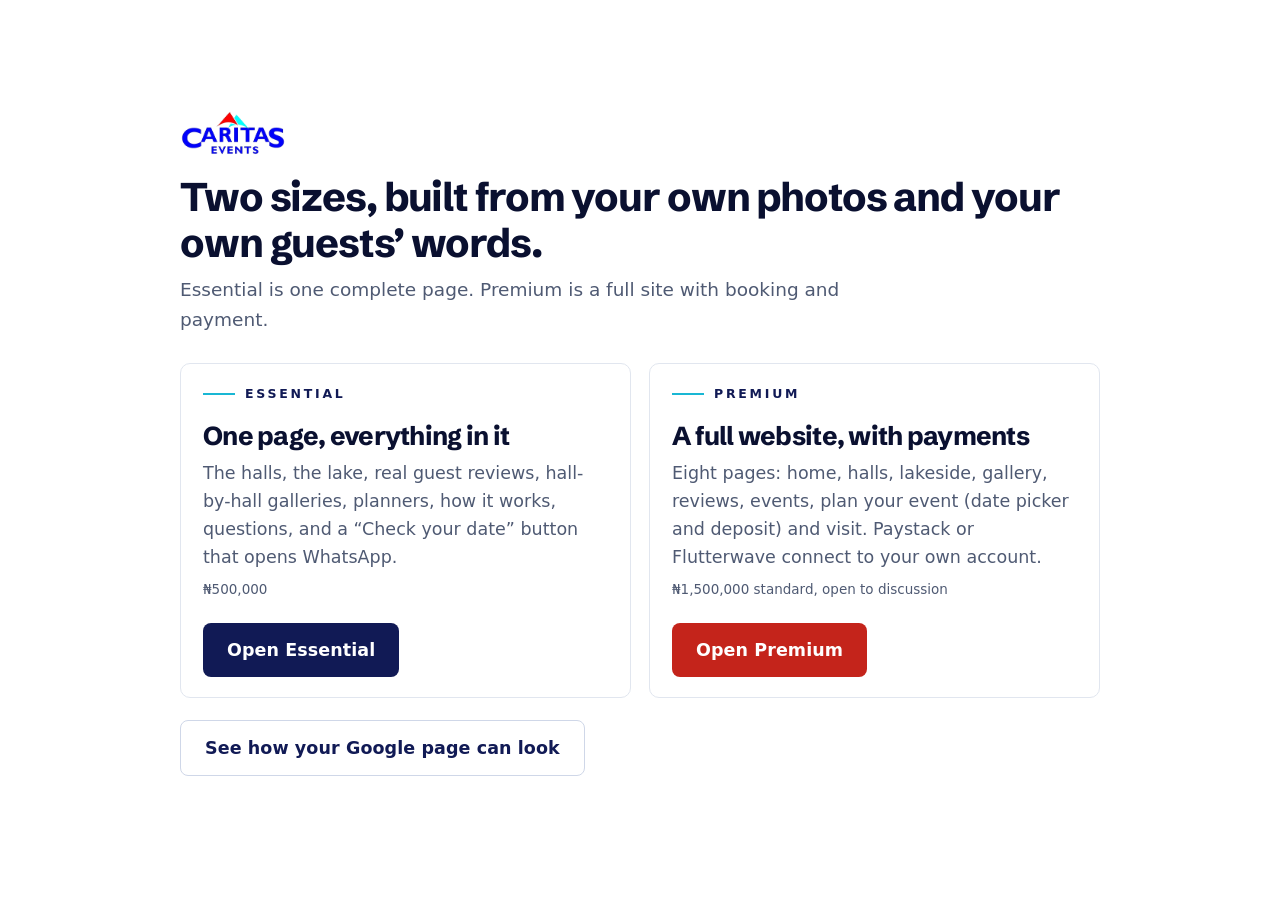
<file: index.html>
<!doctype html><html lang="en"><head><meta charset="utf-8"><meta name="viewport" content="width=device-width, initial-scale=1"><meta name="robots" content="noindex, nofollow"><meta name="theme-color" content="#111a55"><title>Caritas Events Centre: two website sizes</title><meta name="description" content="Two website sizes for Caritas Events Centre, built from the centre&#x27;s own photos and reviews."><link rel="icon" type="image/png" href="assets/img/favicon.png"><link rel="preload" as="font" type="font/woff2" href="assets/fonts/schibsted-grotesk.woff2" crossorigin><script>document.documentElement.className+=" js"</script><link rel="stylesheet" href="assets/site.css"></head><body class="chooser"><a class="skip" href="#main">Skip to the content</a><main id="main" style="min-height:100vh;display:grid;place-items:center;padding:30px"><div class="wrap" style="max-width:920px"><a class="logo" style="margin-bottom:18px" href="index.html"><img src="assets/img/logo.png" alt="Caritas Events Centre" width="106" height="46"></a><h1 style="font-size:clamp(28px,4vw,40px)">Two sizes, built from your own photos and your own guests’ words.</h1><p class="lead" style="margin-top:10px">Essential is one complete page. Premium is a full site with booking and payment.</p><div class="halls two"><article class="hall"><div class="eyebrow">Essential</div><h2 style="font-size:26px">One page, everything in it</h2><p style="color:var(--muted);margin:0">The halls, the lake, real guest reviews, hall-by-hall galleries, planners, how it works, questions, and a “Check your date” button that opens WhatsApp.</p><p class="note">&#8358;500,000</p><a class="btn btn-navy" href="essential/index.html">Open Essential</a></article><article class="hall"><div class="eyebrow">Premium</div><h2 style="font-size:26px">A full website, with payments</h2><p style="color:var(--muted);margin:0">Eight pages: home, halls, lakeside, gallery, reviews, events, plan your event (date picker and deposit) and visit. Paystack or Flutterwave connect to your own account.</p><p class="note">&#8358;1,500,000 standard, open to discussion</p><a class="btn btn-coral" href="premium/index.html">Open Premium</a></article></div><p style="margin-top:22px"><a class="btn btn-line" href="google-profile-preview.html">See how your Google page can look</a></p></div></main></body></html>
</file>
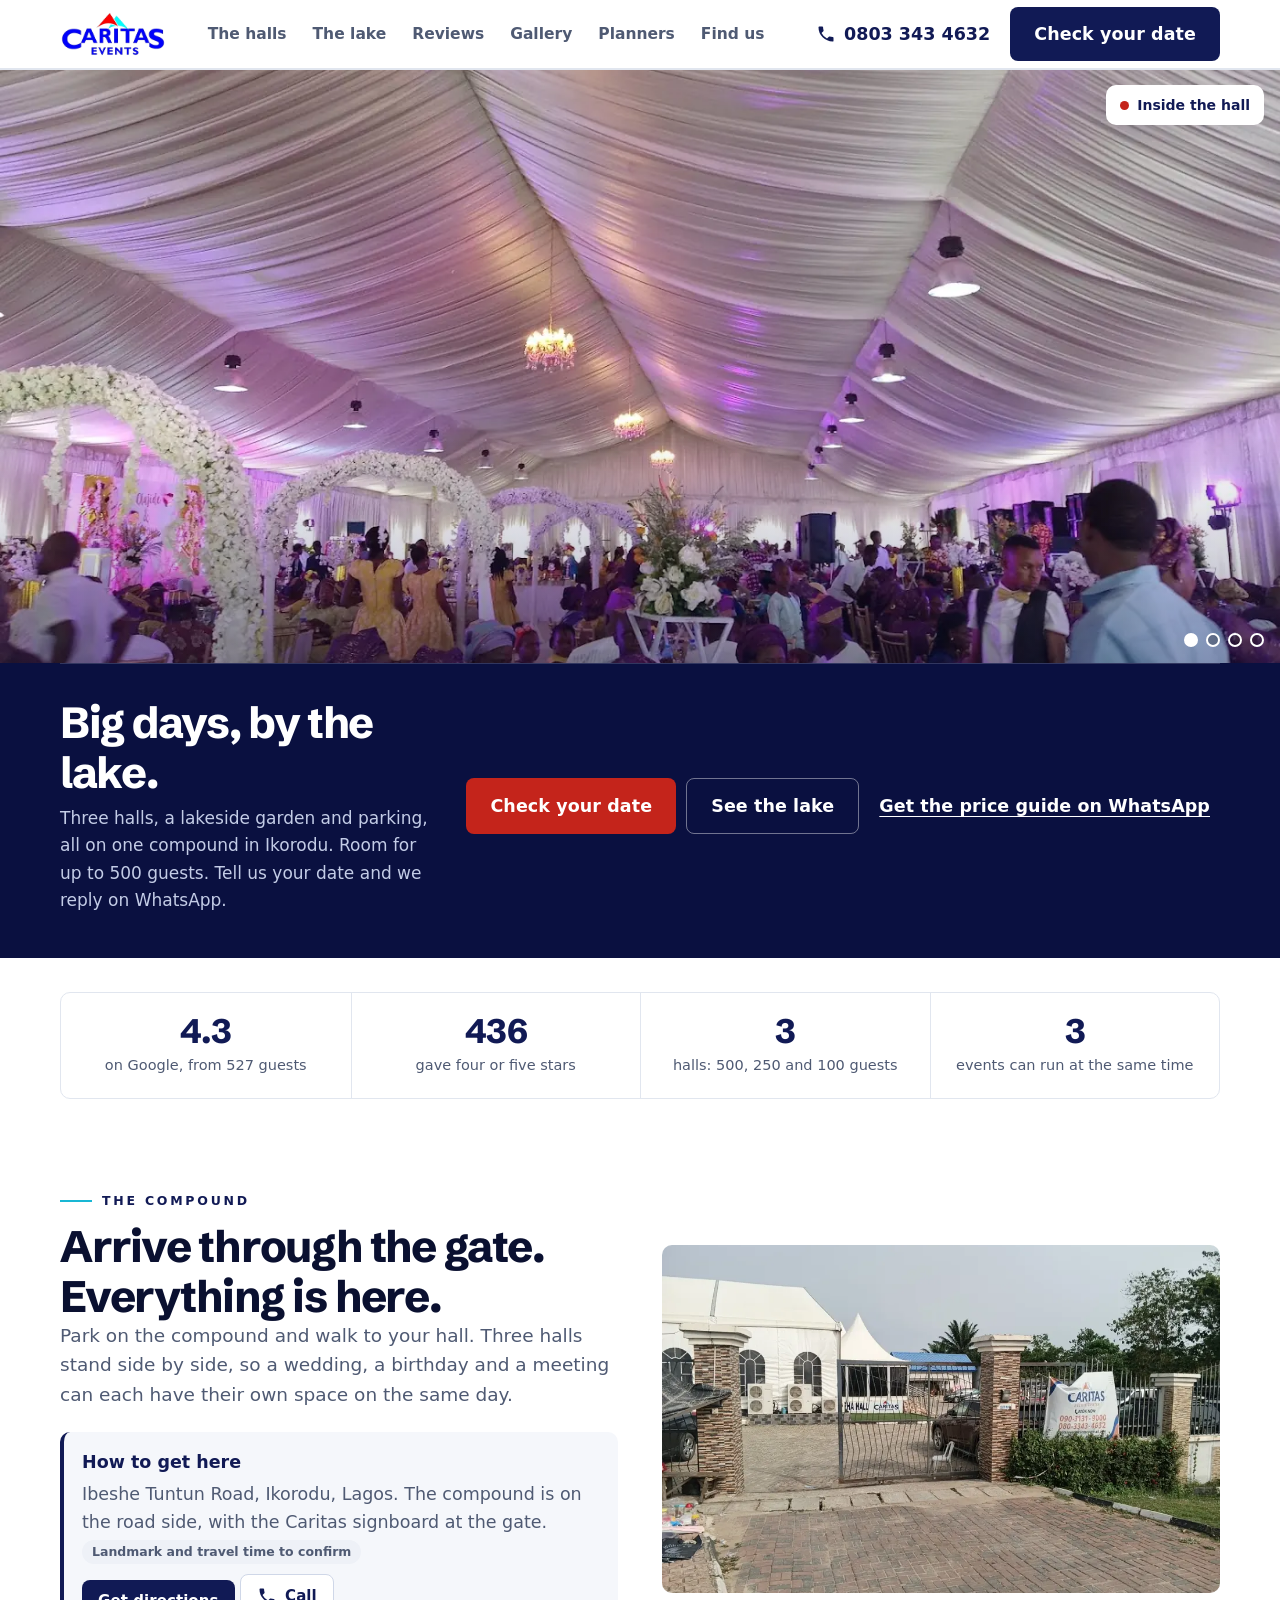
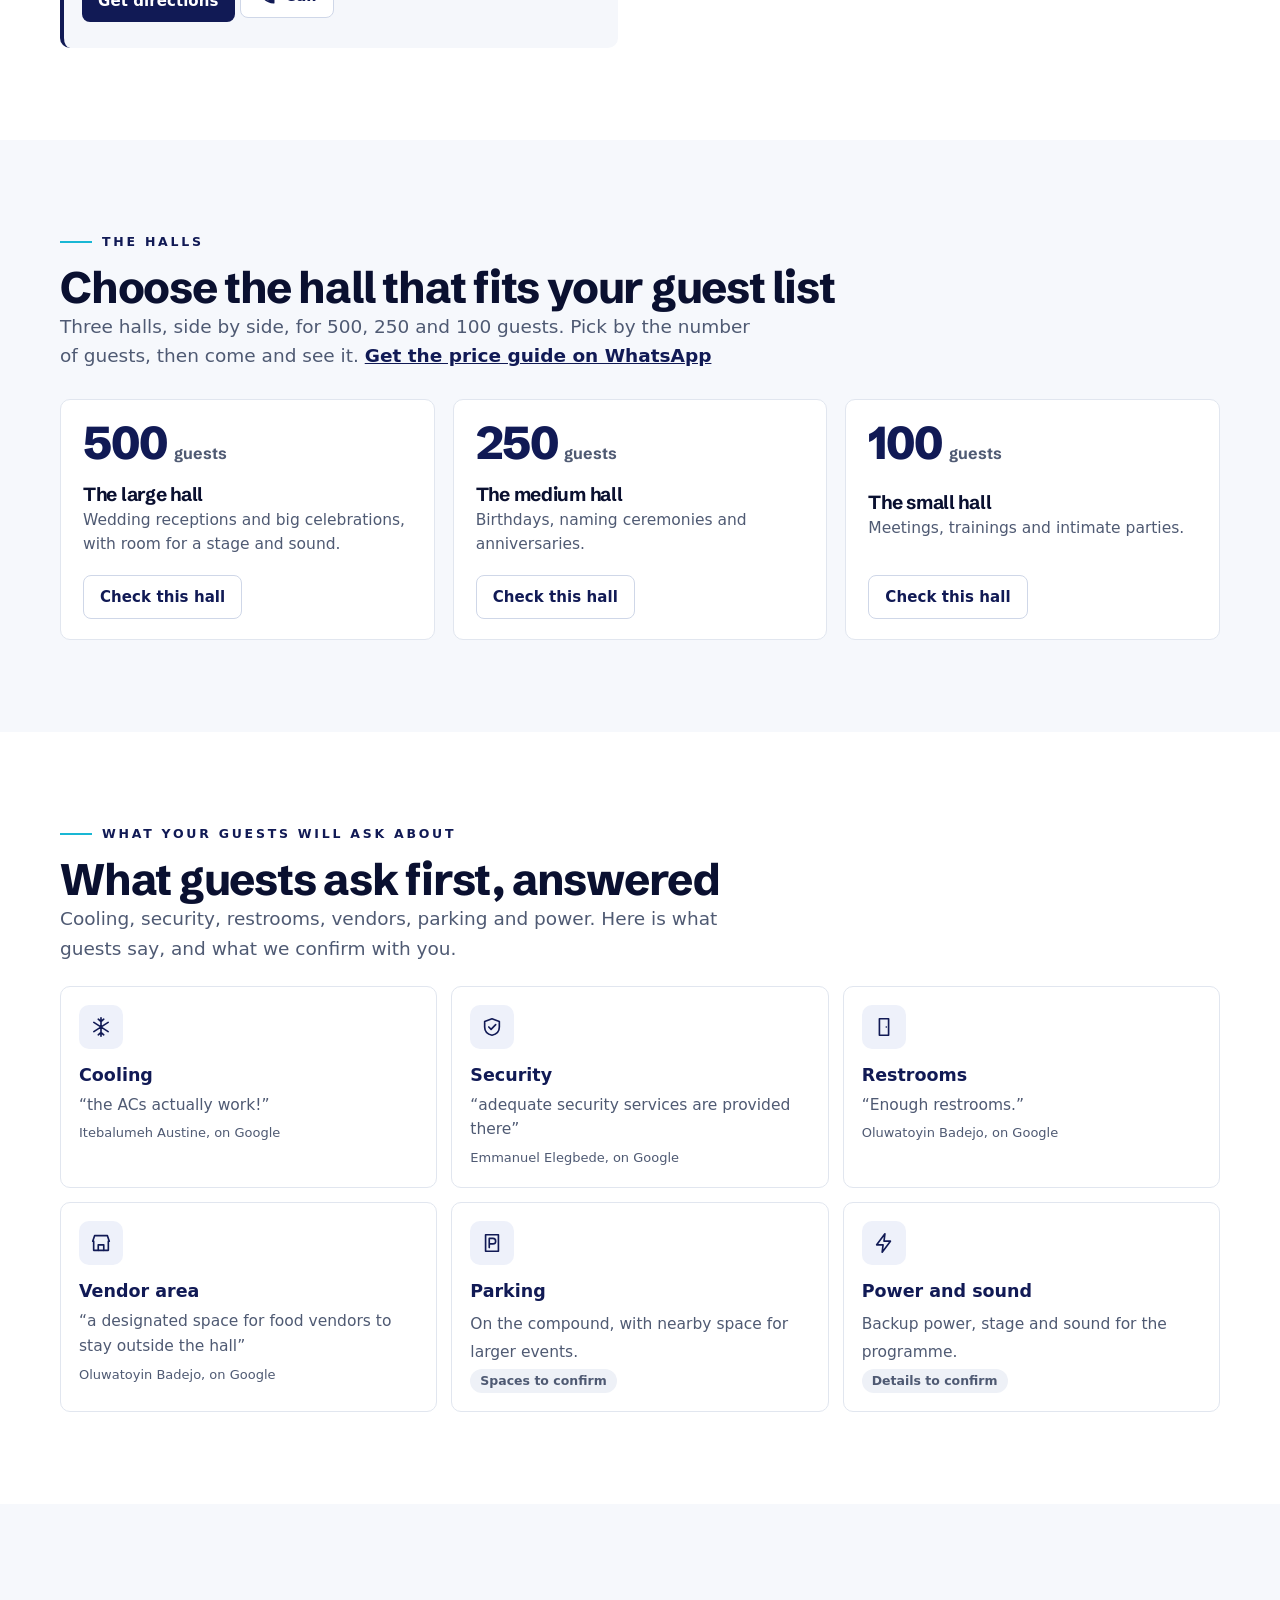
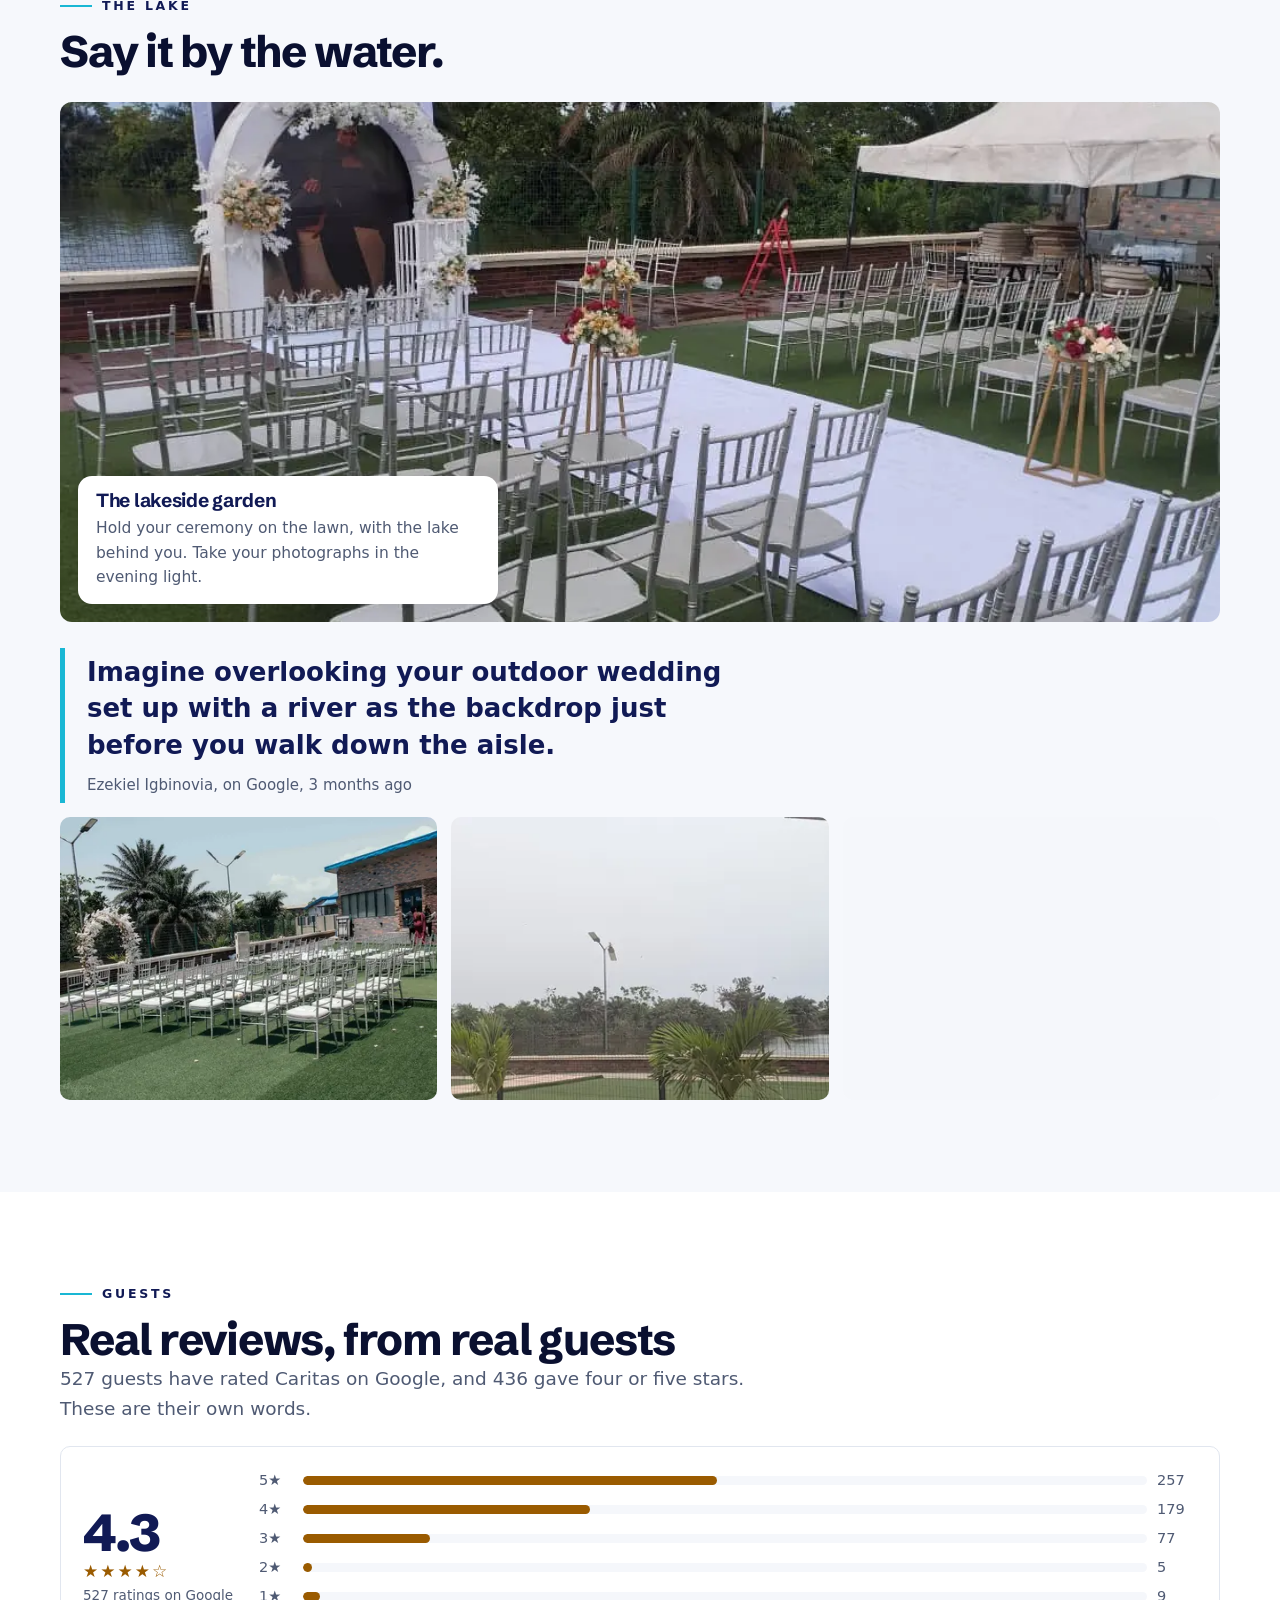
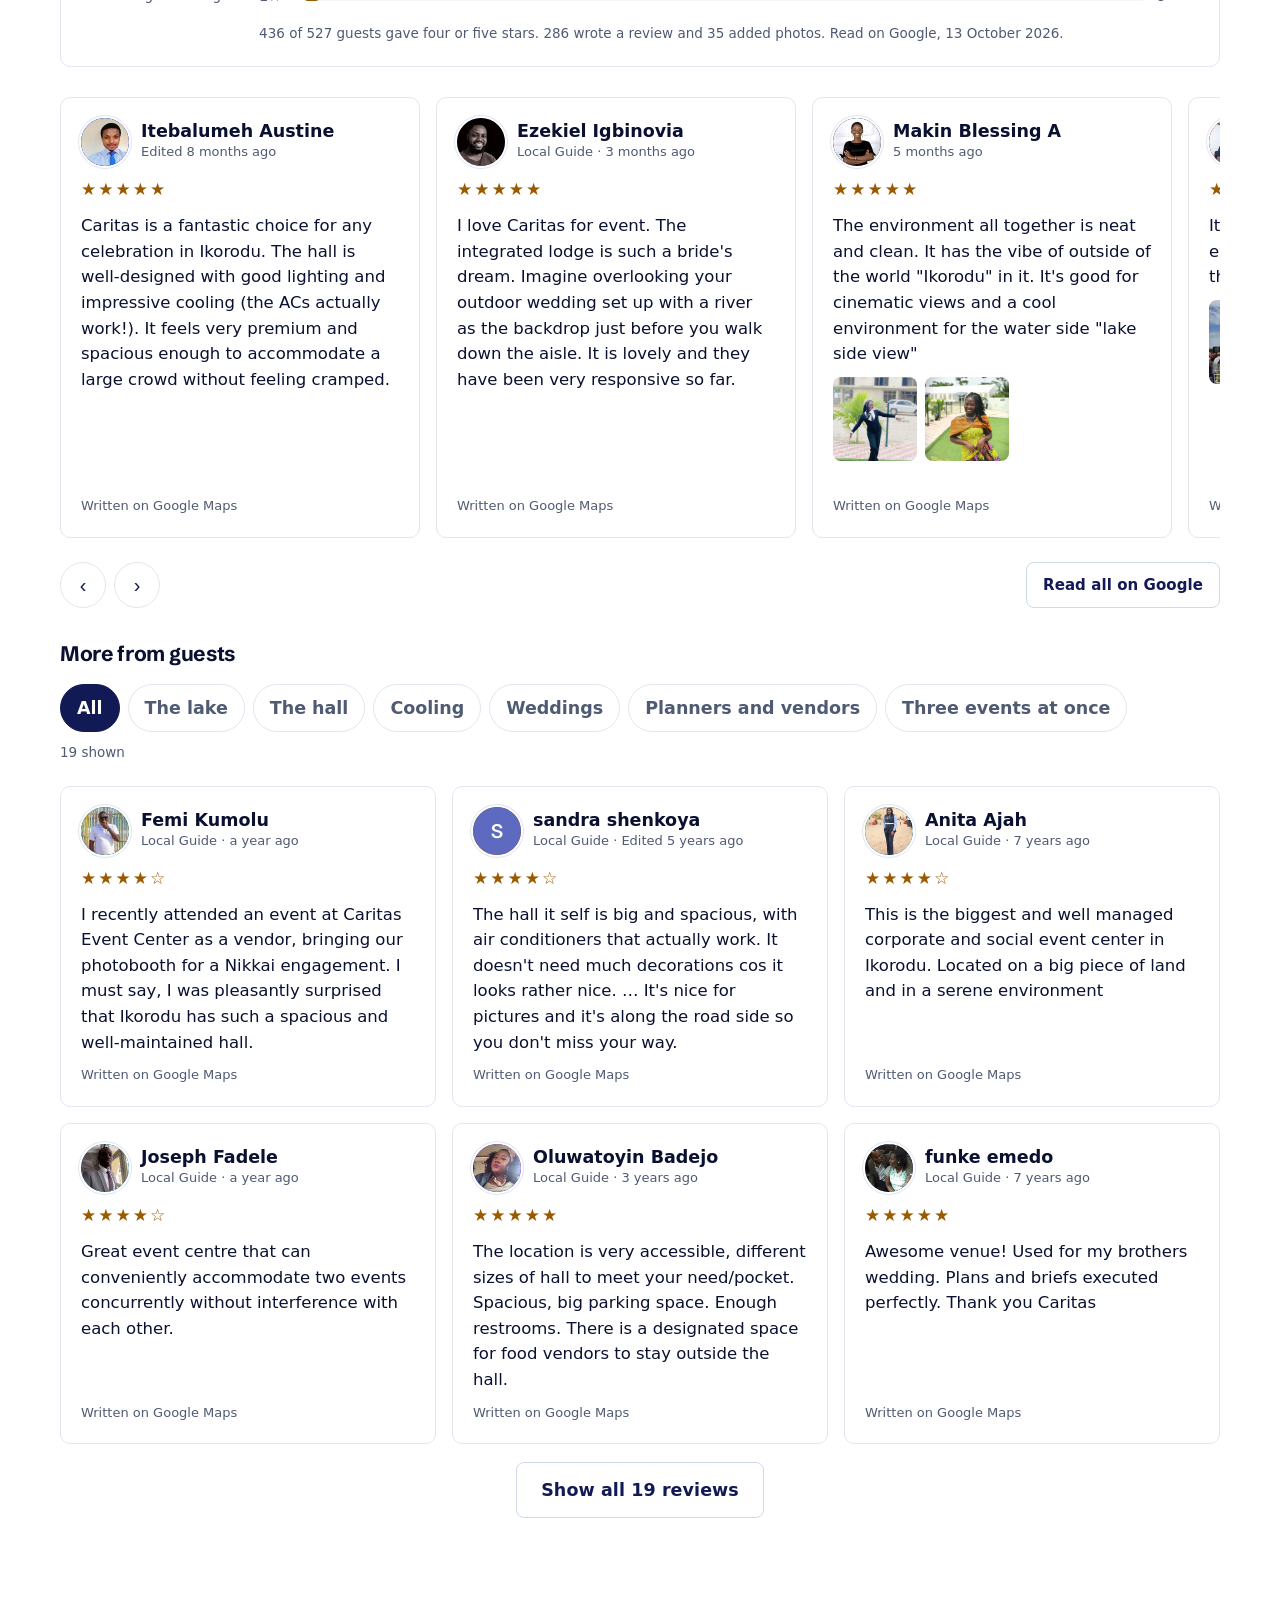
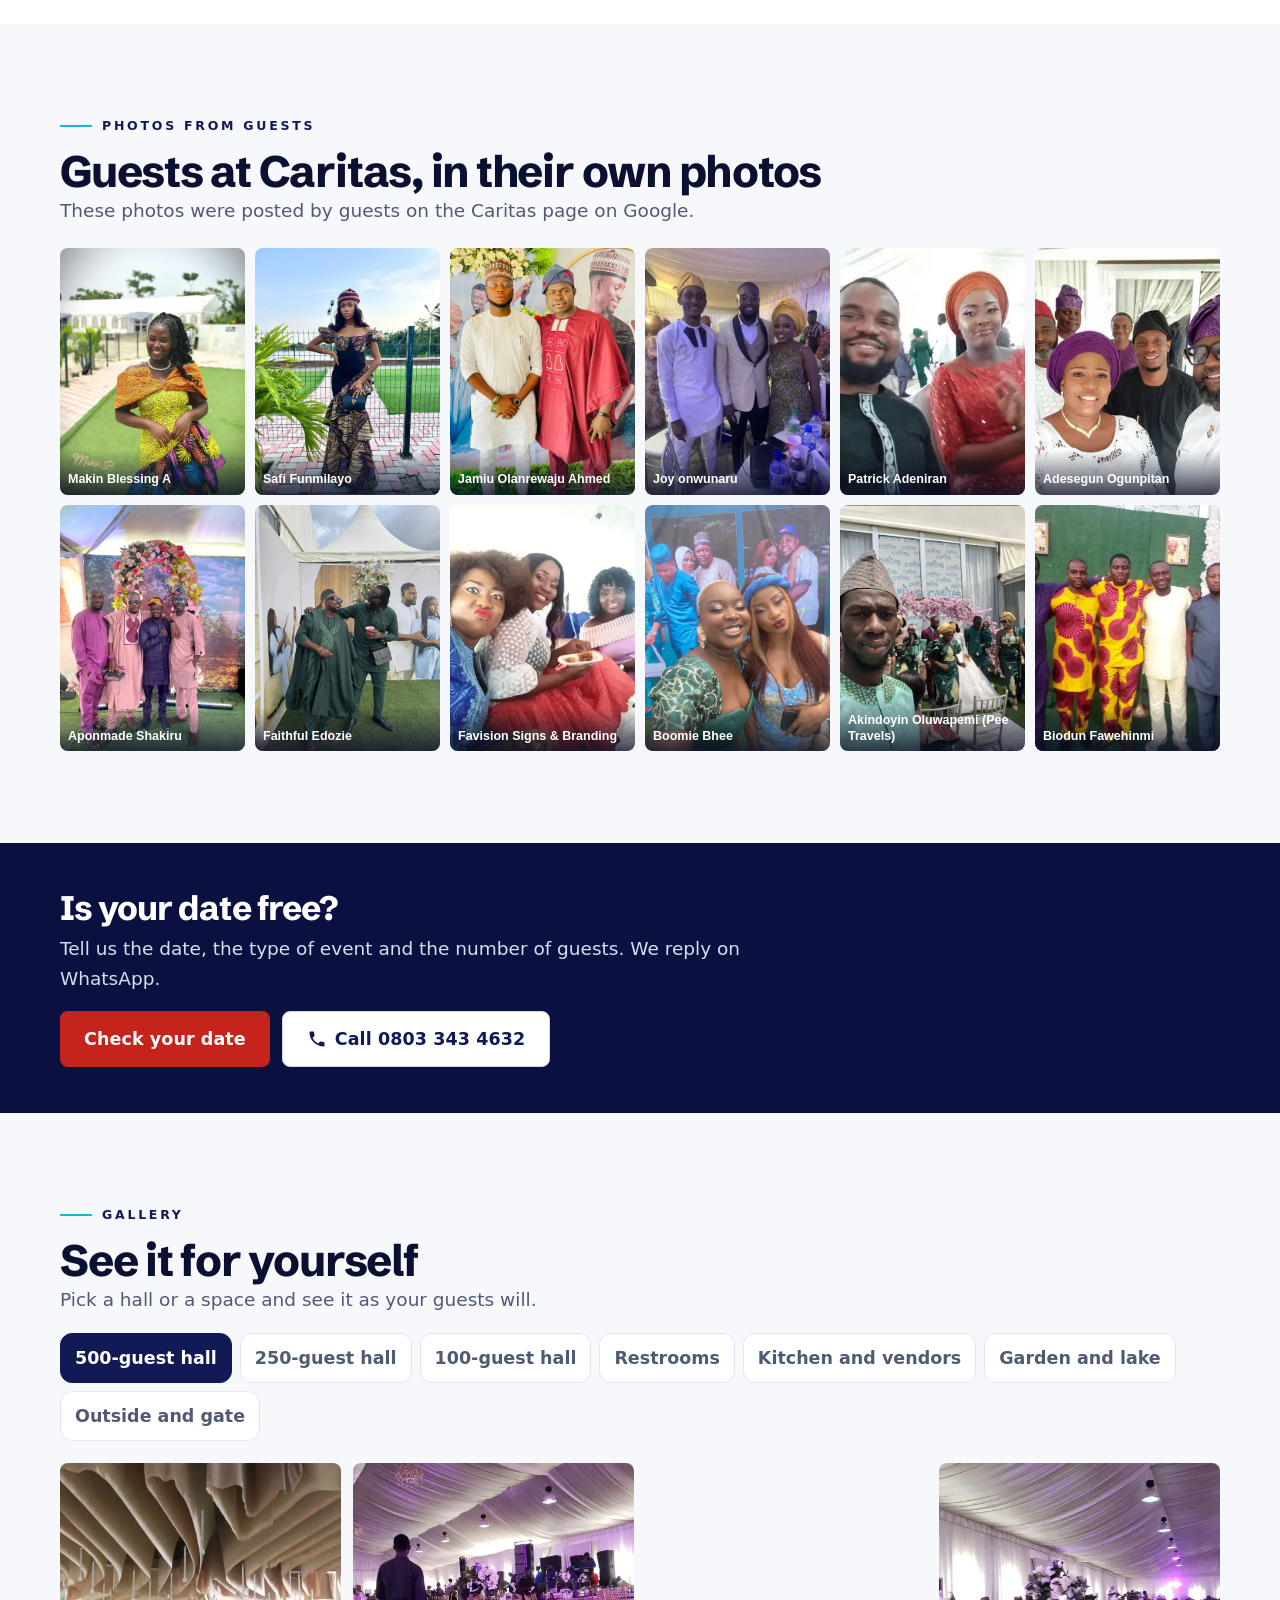
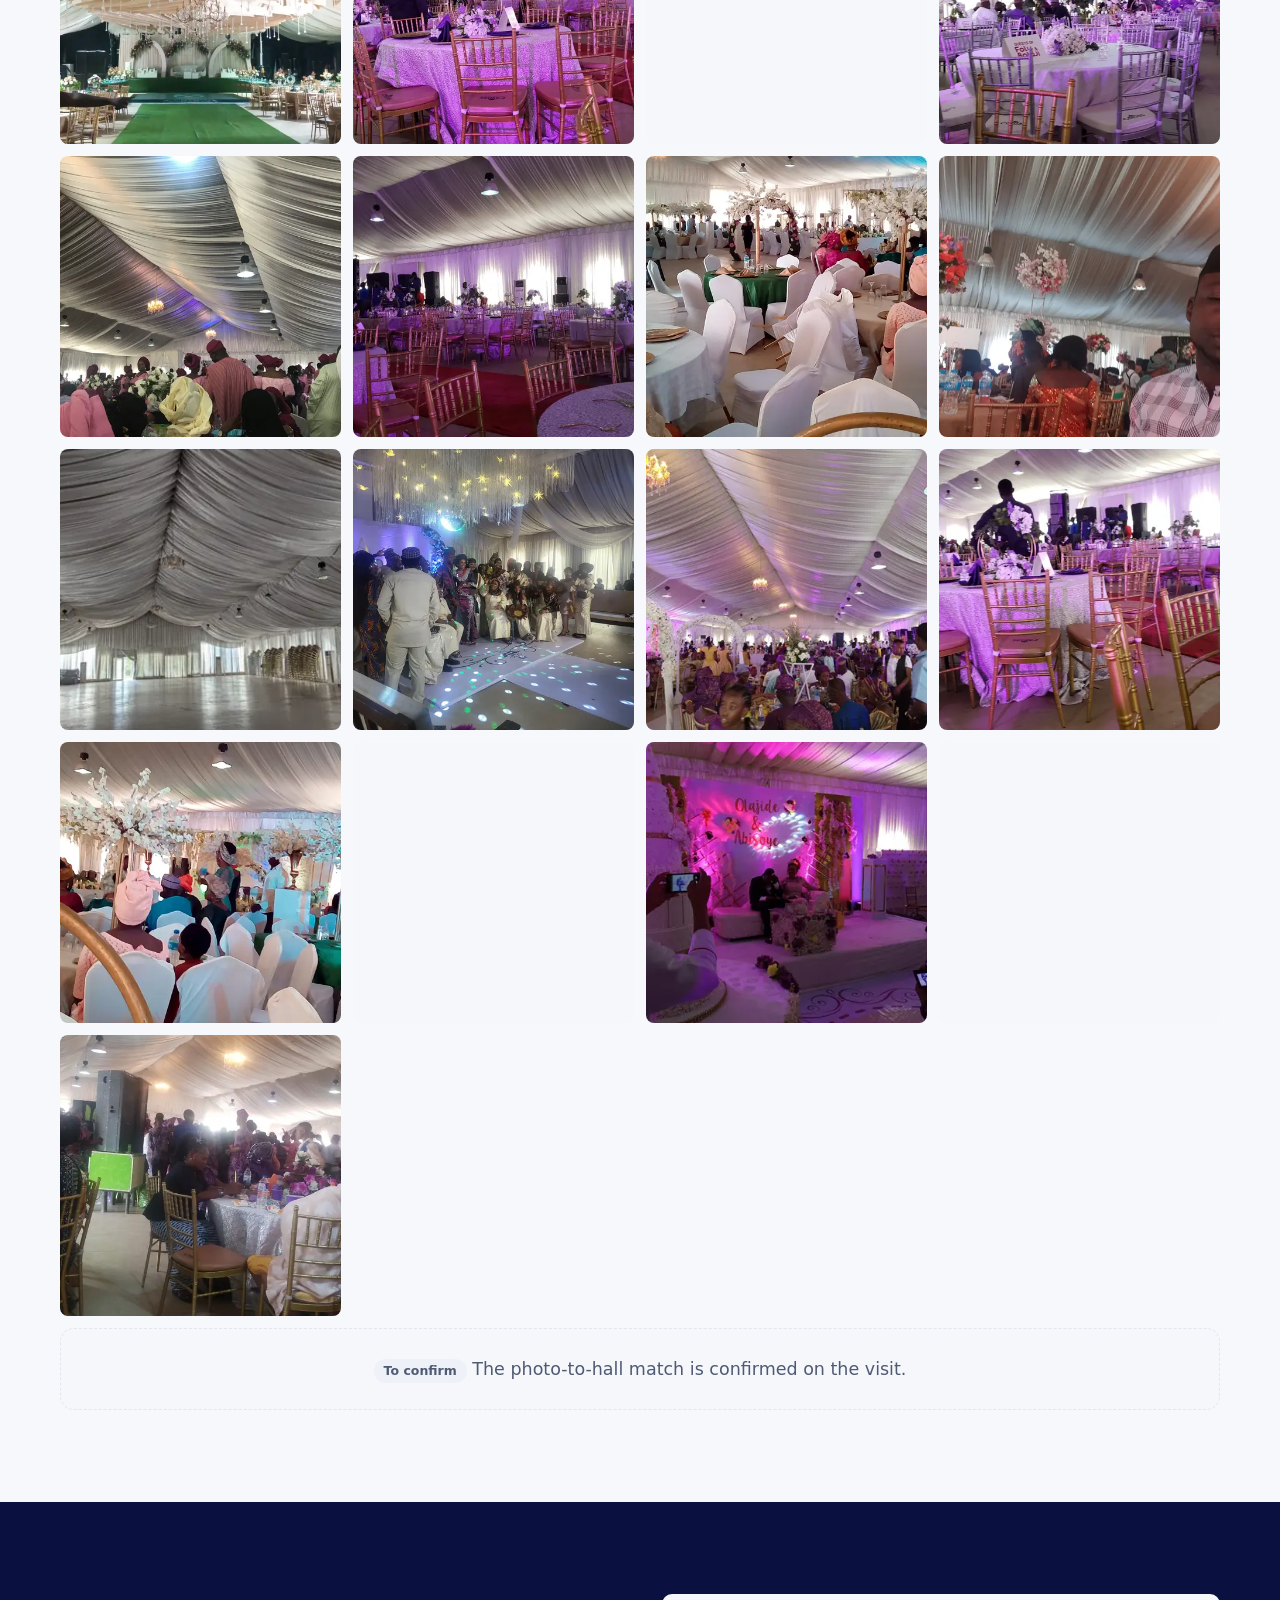
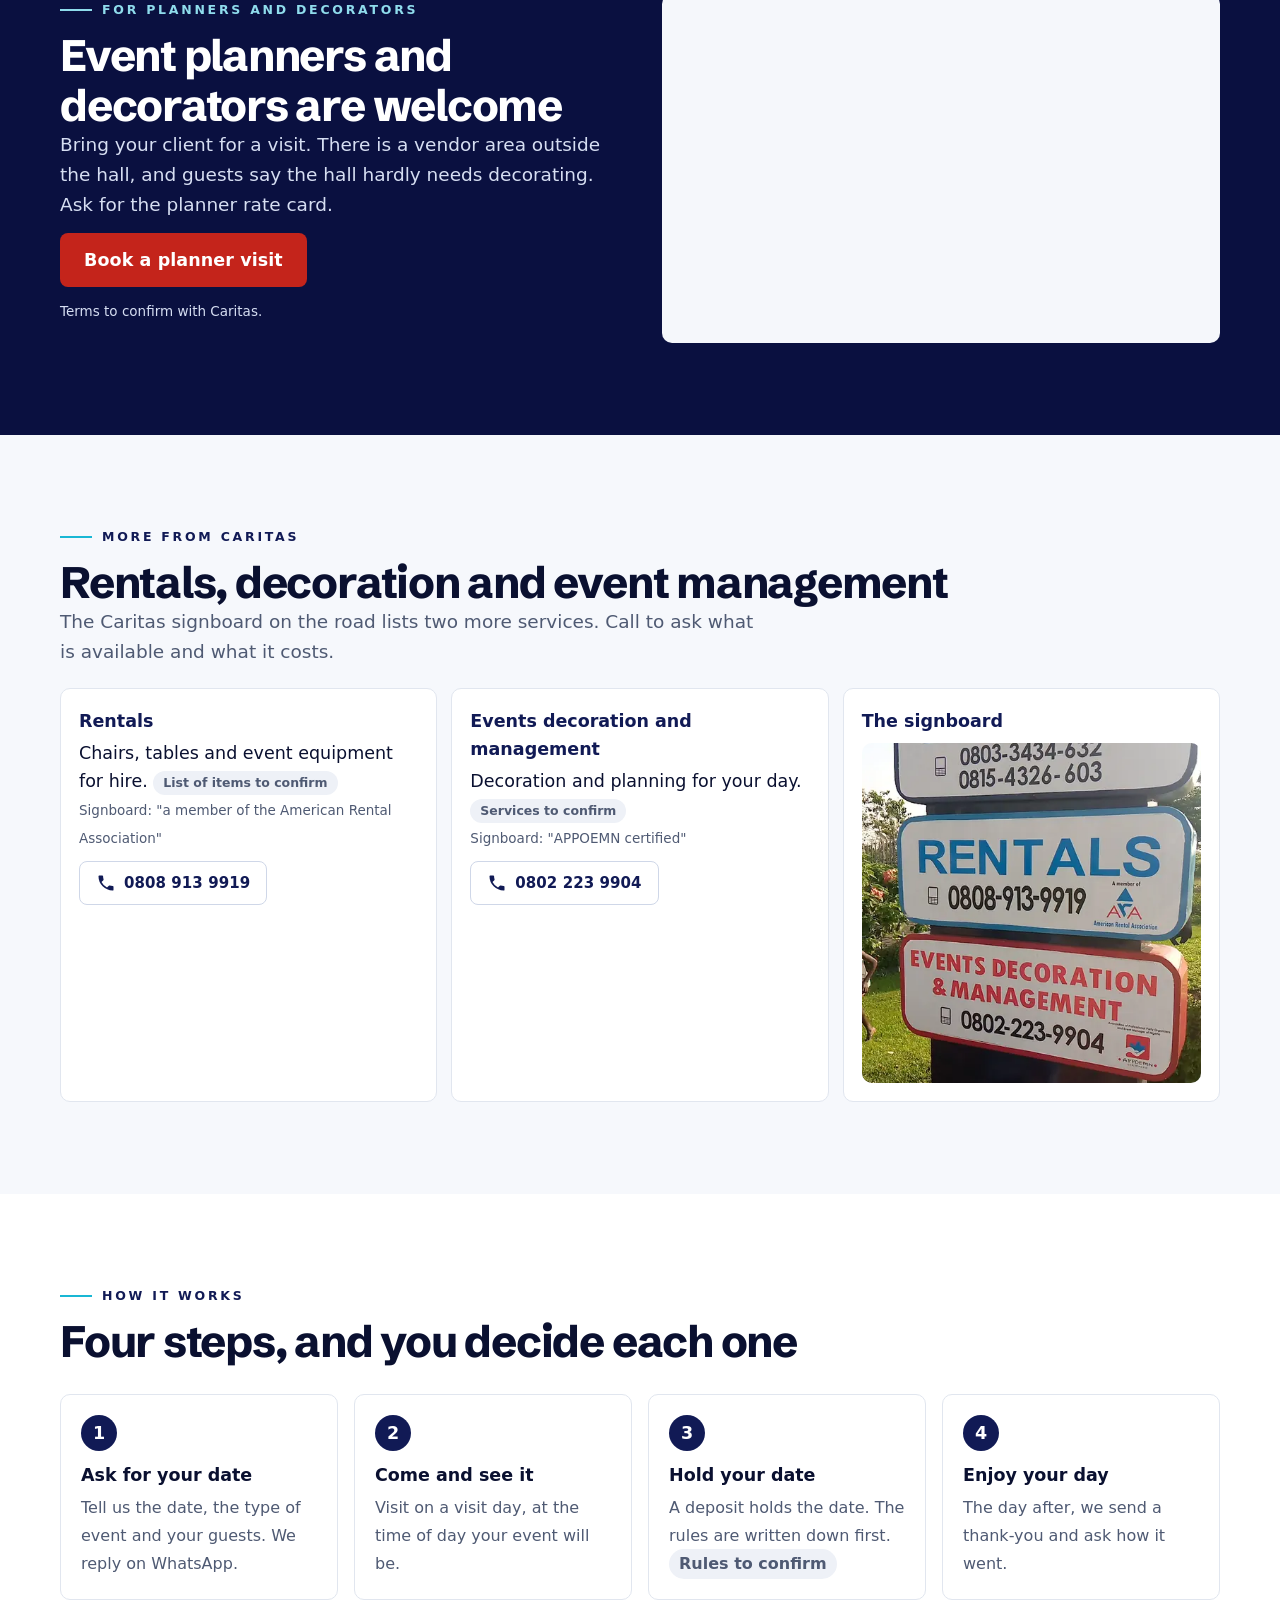
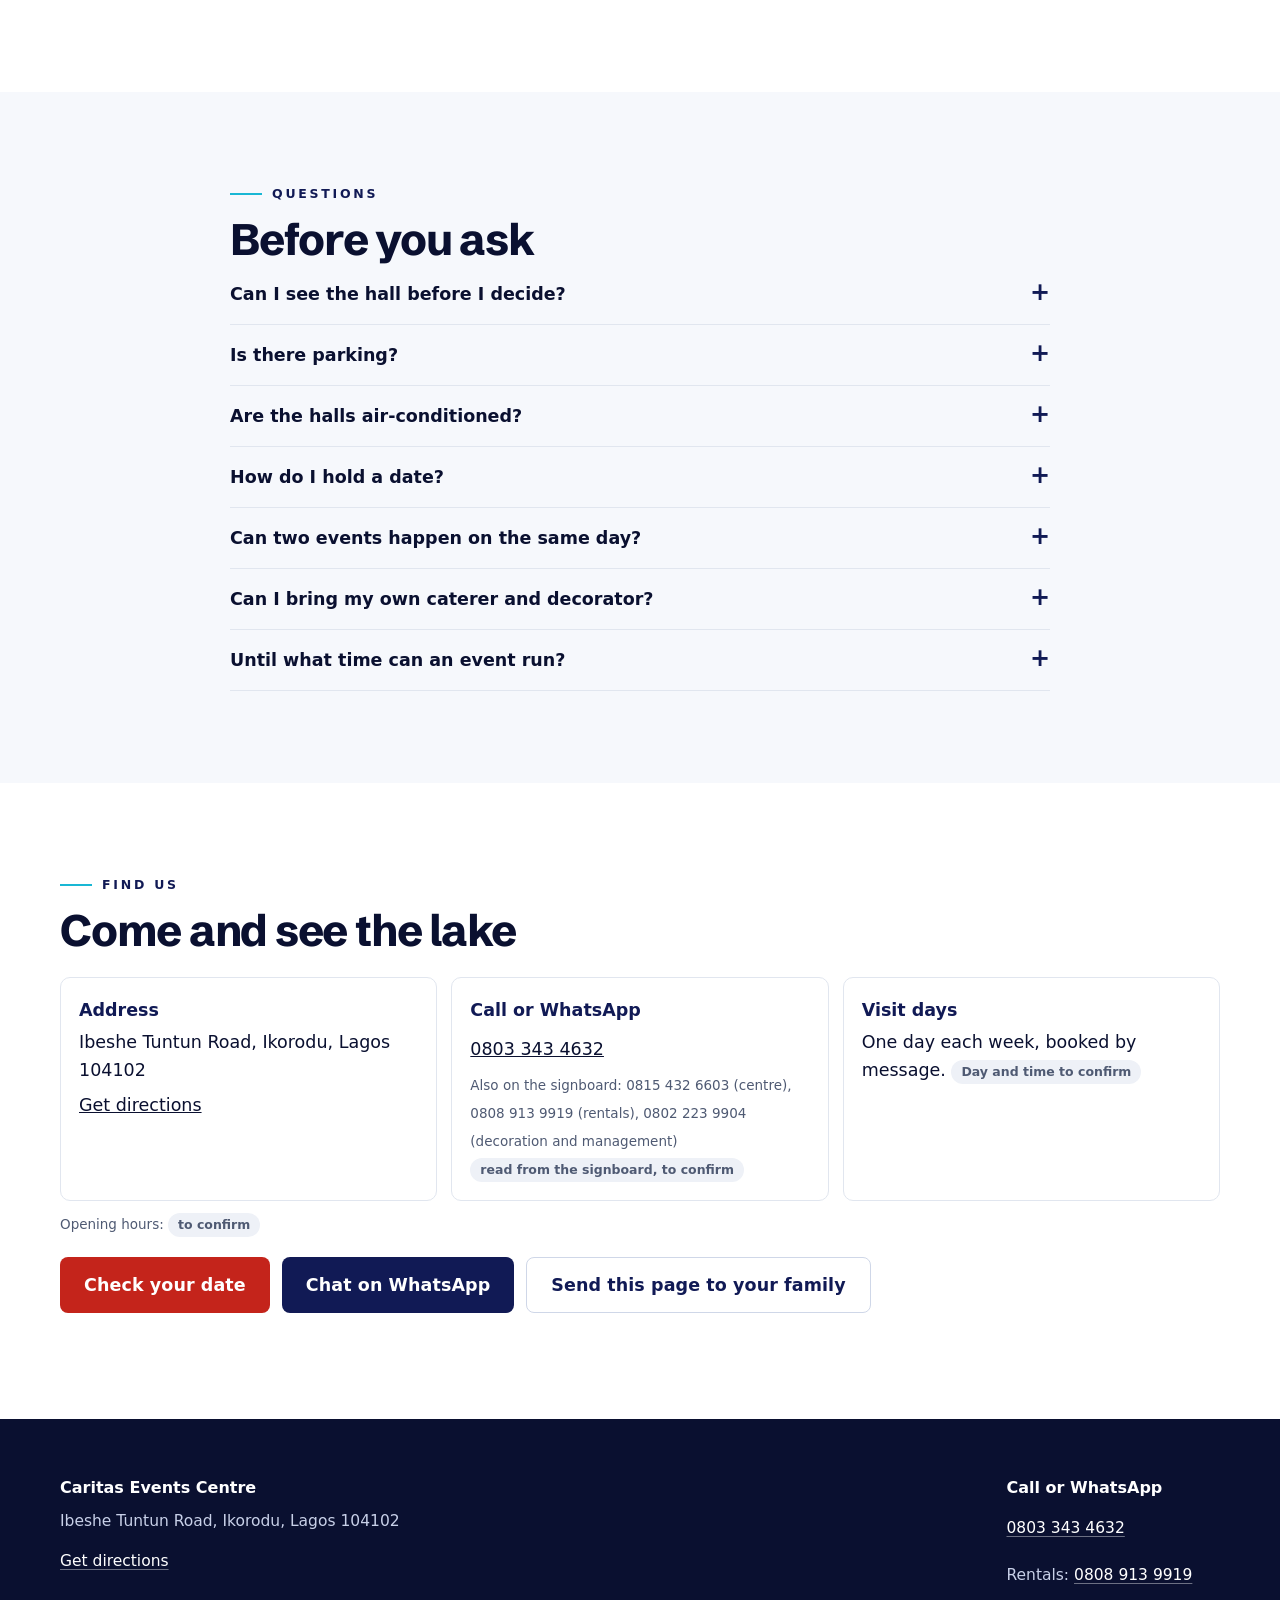
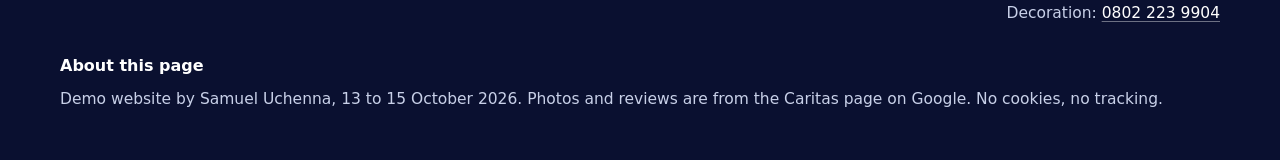
<file: essential/index.html>
<!doctype html><html lang="en"><head><meta charset="utf-8"><meta name="viewport" content="width=device-width, initial-scale=1"><meta name="robots" content="noindex, nofollow"><meta name="theme-color" content="#111a55"><title>Caritas Events Centre, Ikorodu: big days, by the lake</title><meta name="description" content="Three halls and a lakeside garden in Ikorodu. Weddings, birthdays, naming ceremonies and company events, for 100 to 500 guests."><link rel="icon" type="image/png" href="../assets/img/favicon.png"><link rel="preload" as="image" href="../assets/img/marquee-interior-wedding-960.webp" imagesrcset="../assets/img/marquee-interior-wedding-480.webp 480w, ../assets/img/marquee-interior-wedding-960.webp 960w, ../assets/img/marquee-interior-wedding-1400.webp 1400w" imagesizes="100vw" fetchpriority="high"><link rel="preload" as="font" type="font/woff2" href="../assets/fonts/schibsted-grotesk.woff2" crossorigin><script>document.documentElement.className+=" js"</script><link rel="stylesheet" href="../assets/site.css"></head><body><a class="skip" href="#main">Skip to the content</a><header class="top"><div class="wrap"><a class="logo" href="#main" aria-label="Caritas Events Centre home"><img src="../assets/img/logo.png" alt="Caritas Events Centre" width="106" height="46"></a><nav class="links" id="site-nav" aria-label="Main"><a href="#halls">The halls</a><a href="#lake">The lake</a><a href="#reviews">Reviews</a><a href="#gallery">Gallery</a><a href="#planners">Planners</a><a href="#contact">Find us</a></nav><div class="hdr-right"><a class="ph-link hide-sm" href="tel:+2348033434632"><svg class="ico" viewBox="0 0 24 24" aria-hidden="true"><path d="M6.62 10.79a15.05 15.05 0 0 0 6.59 6.59l2.2-2.2a1 1 0 0 1 1.01-.24c1.12.37 2.33.57 3.58.57a1 1 0 0 1 1 1V20a1 1 0 0 1-1 1A17 17 0 0 1 3 4a1 1 0 0 1 1-1h3.5a1 1 0 0 1 1 1c0 1.25.2 2.46.57 3.58a1 1 0 0 1-.25 1.01l-2.2 2.2z"/></svg>0803 343 4632</a><a class="btn btn-coral hide-sm" href="#" data-open="date">Check your date</a><button class="btn btn-line menu-btn" aria-label="Menu" aria-controls="site-nav">Menu</button></div></div></header><main id="main"><section class="hero" style="padding:0"><div class="slides"><div class="slide"><img src="../assets/img/marquee-interior-wedding-960.webp" srcset="../assets/img/marquee-interior-wedding-480.webp 480w, ../assets/img/marquee-interior-wedding-960.webp 960w, ../assets/img/marquee-interior-wedding-1400.webp 1400w" sizes="100vw" width="1400" height="1050" alt="Inside the marquee hall at a wedding reception" fetchpriority="high" decoding="async"><a class="tag" href="#gallery">Inside the hall</a></div><div class="slide"><img src="../assets/img/lakeside-ceremony-garden-960.webp" srcset="../assets/img/lakeside-ceremony-garden-480.webp 480w, ../assets/img/lakeside-ceremony-garden-960.webp 960w, ../assets/img/lakeside-ceremony-garden-1020.webp 1020w" sizes="100vw" width="1020" height="768" alt="The lakeside garden, set for a ceremony, with the water behind" loading="lazy" decoding="async"><a class="tag" href="#lake">The lakeside garden</a></div><div class="slide"><img src="../assets/img/exterior-main-hall-960.webp" srcset="../assets/img/exterior-main-hall-480.webp 480w, ../assets/img/exterior-main-hall-960.webp 960w, ../assets/img/exterior-main-hall-1400.webp 1400w" sizes="100vw" width="1400" height="1054" alt="The main marquee hall, seen from the forecourt" loading="lazy" decoding="async"><a class="tag" href="#halls">The main hall</a></div><div class="slide"><img src="../assets/img/stage-blue-lighting-960.webp" srcset="../assets/img/stage-blue-lighting-480.webp 480w, ../assets/img/stage-blue-lighting-960.webp 960w, ../assets/img/stage-blue-lighting-1400.webp 1400w" sizes="100vw" width="1400" height="934" alt="A stage with blue lighting and flowers" loading="lazy" decoding="async"><a class="tag" href="#gallery">The stage</a></div><div class="dots"><button aria-label="Show photo 1"></button><button aria-label="Show photo 2"></button><button aria-label="Show photo 3"></button><button aria-label="Show photo 4"></button></div></div><div class="panel"><div><h1>Big days, by the lake.</h1><p>Three halls, a lakeside garden and parking, all on one compound in Ikorodu. Room for up to 500 guests. Tell us your date and we reply on WhatsApp.</p></div><div class="cta"><a class="btn btn-coral" href="#" data-open="date">Check your date</a><a class="btn btn-line" href="#lake">See the lake</a><a class="btn btn-text" href="#" data-guide>Get the price guide on WhatsApp</a></div></div></section><div class="wrap"><div class="stats"><div><b>4.3</b><span>on Google, from 527 guests</span></div><div><b>436</b><span>gave four or five stars</span></div><div><b>3</b><span>halls: 500, 250 and 100 guests</span></div><div><b>3</b><span>events can run at the same time</span></div></div></div><section><div class="wrap split"><div><div class="eyebrow">The compound</div><h2>Arrive through the gate. Everything is here.</h2><p class="lead">Park on the compound and walk to your hall. Three halls stand side by side, so a wedding, a birthday and a meeting can each have their own space on the same day.</p><div class="getthere"><b>How to get here</b><p>Ibeshe Tuntun Road, Ikorodu, Lagos. The compound is on the road side, with the Caritas signboard at the gate. <span class="tbc">Landmark and travel time to confirm</span></p><p><a class="btn btn-navy btn-sm" href="https://www.google.com/maps/search/?api=1&query=6.5848341,3.4921721" target="_blank" rel="noopener">Get directions</a> <a class="btn btn-line btn-sm" href="tel:+2348033434632"><svg class="ico" viewBox="0 0 24 24" aria-hidden="true"><path d="M6.62 10.79a15.05 15.05 0 0 0 6.59 6.59l2.2-2.2a1 1 0 0 1 1.01-.24c1.12.37 2.33.57 3.58.57a1 1 0 0 1 1 1V20a1 1 0 0 1-1 1A17 17 0 0 1 3 4a1 1 0 0 1 1-1h3.5a1 1 0 0 1 1 1c0 1.25.2 2.46.57 3.58a1 1 0 0 1-.25 1.01l-2.2 2.2z"/></svg> Call</a></p></div></div><div class="photo wide reveal"><img src="../assets/img/gate-and-signboard-960.webp" srcset="../assets/img/gate-and-signboard-480.webp 480w, ../assets/img/gate-and-signboard-960.webp 960w, ../assets/img/gate-and-signboard-1400.webp 1400w" sizes="(max-width:900px) 100vw, 560px" width="1400" height="1050" alt="The gate and signboard at Caritas Events Centre" loading="lazy" decoding="async"></div></div></section><section id="halls" class="mist"><div class="wrap"><div class="eyebrow">The halls</div><h2>Choose the hall that fits your guest list</h2><p class="lead">Three halls, side by side, for 500, 250 and 100 guests. Pick by the number of guests, then come and see it. <a href="#" data-guide style="font-weight:700;color:var(--navy)">Get the price guide on WhatsApp</a></p><div class="halls"><article class="hall compact reveal"><div class="cap">500<small>guests</small></div><div class="info"><h3>The large hall</h3><p>Wedding receptions and big celebrations, with room for a stage and sound.</p></div><a class="btn btn-line btn-sm" href="#" data-open="date" data-hall="the 500-guest hall">Check this hall</a></article><article class="hall compact reveal"><div class="cap">250<small>guests</small></div><div class="info"><h3>The medium hall</h3><p>Birthdays, naming ceremonies and anniversaries.</p></div><a class="btn btn-line btn-sm" href="#" data-open="date" data-hall="the 250-guest hall">Check this hall</a></article><article class="hall compact reveal"><div class="cap">100<small>guests</small></div><div class="info"><h3>The small hall</h3><p>Meetings, trainings and intimate parties.</p></div><a class="btn btn-line btn-sm" href="#" data-open="date" data-hall="the 100-guest hall">Check this hall</a></article></div></div></section><section><div class="wrap"><div class="eyebrow">What your guests will ask about</div><h2>What guests ask first, answered</h2><p class="lead">Cooling, security, restrooms, vendors, parking and power. Here is what guests say, and what we confirm with you.</p><div class="cards"><div class="card reveal"><span class="fi" aria-hidden="true"><svg viewBox="0 0 24 24" fill="none" stroke="currentColor" stroke-width="1.8" stroke-linecap="round" stroke-linejoin="round"><path d="M12 2v20M4.2 7l15.6 10M19.8 7L4.2 17M9 3.5l3 2.5 3-2.5M9 20.5l3-2.5 3 2.5"/></svg></span><b>Cooling</b><q>the ACs actually work!</q><cite>Itebalumeh Austine, on Google</cite></div><div class="card reveal"><span class="fi" aria-hidden="true"><svg viewBox="0 0 24 24" fill="none" stroke="currentColor" stroke-width="1.8" stroke-linecap="round" stroke-linejoin="round"><path d="M12 3l8 3v6c0 5-3.5 8-8 9-4.5-1-8-4-8-9V6z"/><path d="M8.5 12l2.5 2.5 5-5"/></svg></span><b>Security</b><q>adequate security services are provided there</q><cite>Emmanuel Elegbede, on Google</cite></div><div class="card reveal"><span class="fi" aria-hidden="true"><svg viewBox="0 0 24 24" fill="none" stroke="currentColor" stroke-width="1.8" stroke-linecap="round" stroke-linejoin="round"><path d="M7 3h10v18H7z"/><path d="M14.5 12h.01"/></svg></span><b>Restrooms</b><q>Enough restrooms.</q><cite>Oluwatoyin Badejo, on Google</cite></div><div class="card reveal"><span class="fi" aria-hidden="true"><svg viewBox="0 0 24 24" fill="none" stroke="currentColor" stroke-width="1.8" stroke-linecap="round" stroke-linejoin="round"><path d="M3 10l2-6h14l2 6"/><path d="M4 10v10h16V10"/><path d="M9 20v-6h6v6"/></svg></span><b>Vendor area</b><q>a designated space for food vendors to stay outside the hall</q><cite>Oluwatoyin Badejo, on Google</cite></div><div class="card reveal"><span class="fi" aria-hidden="true"><svg viewBox="0 0 24 24" fill="none" stroke="currentColor" stroke-width="1.8" stroke-linecap="round" stroke-linejoin="round"><path d="M5 3h14v18H5z"/><path d="M9 17V7h4a3 3 0 010 6H9"/></svg></span><b>Parking</b><span style="color:var(--muted);font-size:15.5px">On the compound, with nearby space for larger events.</span><br><span class="tbc">Spaces to confirm</span></div><div class="card reveal"><span class="fi" aria-hidden="true"><svg viewBox="0 0 24 24" fill="none" stroke="currentColor" stroke-width="1.8" stroke-linecap="round" stroke-linejoin="round"><path d="M13 2L4 14h7l-1 8 9-12h-7z"/></svg></span><b>Power and sound</b><span style="color:var(--muted);font-size:15.5px">Backup power, stage and sound for the programme.</span><br><span class="tbc">Details to confirm</span></div></div></div></section><section id="lake" class="mist"><div class="wrap"><div class="eyebrow">The lake</div><h2>Say it by the water.</h2><div class="feature reveal"><img src="../assets/img/lakeside-ceremony-garden-960.webp" srcset="../assets/img/lakeside-ceremony-garden-480.webp 480w, ../assets/img/lakeside-ceremony-garden-960.webp 960w, ../assets/img/lakeside-ceremony-garden-1020.webp 1020w" sizes="(max-width:1200px) 100vw, 1160px" width="1020" height="768" alt="The lakeside garden, set for a ceremony, with the water behind" loading="lazy" decoding="async"><div class="cap-card"><h3>The lakeside garden</h3><p>Hold your ceremony on the lawn, with the lake behind you. Take your photographs in the evening light.</p></div></div><blockquote class="quote-hero"><q>Imagine overlooking your outdoor wedding set up with a river as the backdrop just before you walk down the aisle.</q><cite>Ezekiel Igbinovia, on Google, 3 months ago</cite></blockquote><div class="strip"><div class="photo reveal"><img src="../assets/img/garden-chairs-by-water-960.webp" srcset="../assets/img/garden-chairs-by-water-480.webp 480w, ../assets/img/garden-chairs-by-water-960.webp 960w, ../assets/img/garden-chairs-by-water-1400.webp 1400w" sizes="(max-width:700px) 100vw, 380px" width="1400" height="934" alt="Ceremony chairs set out on the lawn beside the water" loading="lazy" decoding="async"></div><div class="photo reveal"><img src="../assets/img/water-view-960.webp" srcset="../assets/img/water-view-480.webp 480w, ../assets/img/water-view-960.webp 960w, ../assets/img/water-view-1400.webp 1400w" sizes="(max-width:700px) 100vw, 380px" width="1400" height="788" alt="The water beyond the compound wall" loading="lazy" decoding="async"></div><div class="photo reveal"><img src="../assets/img/exterior-main-hall-960.webp" srcset="../assets/img/exterior-main-hall-480.webp 480w, ../assets/img/exterior-main-hall-960.webp 960w, ../assets/img/exterior-main-hall-1400.webp 1400w" sizes="(max-width:700px) 100vw, 380px" width="1400" height="1054" alt="The main marquee hall, seen from the forecourt" loading="lazy" decoding="async"></div></div></div></section><section id="reviews"><div class="wrap"><div class="eyebrow">Guests</div><h2>Real reviews, from real guests</h2><p class="lead">527 guests have rated Caritas on Google, and 436 gave four or five stars. These are their own words.</p><div class="sum-row"><div><div class="big">4.3</div><div class="stars" aria-hidden="true">★★★★☆</div><div class="note">527 ratings on Google</div></div><div class="bars"><div class="bar-r"><span>5★</span><i><b style="width:49%"></b></i><span>257</span></div><div class="bar-r"><span>4★</span><i><b style="width:34%"></b></i><span>179</span></div><div class="bar-r"><span>3★</span><i><b style="width:15%"></b></i><span>77</span></div><div class="bar-r"><span>2★</span><i><b style="width:1%"></b></i><span>5</span></div><div class="bar-r"><span>1★</span><i><b style="width:2%"></b></i><span>9</span></div><p class="note" style="margin:8px 0 0">436 of 527 guests gave four or five stars. 286 wrote a review and 35 added photos. Read on Google, 13 October 2026.</p></div></div><div class="rv-wrap"><div class="rv-track" id="rv-home" tabindex="0" aria-label="Guest reviews, scroll sideways"><article class="rv" data-tags="hall ac"><div class="who"><span class="av" style="background:#1a24c9"><i aria-hidden="true">IA</i><img src="../assets/guests/a024.webp" alt="" width="48" height="48" loading="lazy" decoding="async"></span><div><div class="nm">Itebalumeh Austine</div><div class="mt">Edited 8 months ago</div></div></div><div class="stars" role="img" aria-label="5 out of 5 stars">★★★★★</div><q>Caritas is a fantastic choice for any celebration in Ikorodu. The hall is well-designed with good lighting and impressive cooling (the ACs actually work!). It feels very premium and spacious enough to accommodate a large crowd without feeling cramped.</q><div class="src">Written on Google Maps</div></article><article class="rv" data-tags="lake weddings"><div class="who"><span class="av" style="background:#334155"><i aria-hidden="true">EI</i><img src="../assets/guests/a270.webp" alt="" width="48" height="48" loading="lazy" decoding="async"></span><div><div class="nm">Ezekiel Igbinovia</div><div class="mt">Local Guide &middot; 3 months ago</div></div></div><div class="stars" role="img" aria-label="5 out of 5 stars">★★★★★</div><q>I love Caritas for event. The integrated lodge is such a bride&#x27;s dream. Imagine overlooking your outdoor wedding set up with a river as the backdrop just before you walk down the aisle. It is lovely and they have been very responsive so far.</q><div class="src">Written on Google Maps</div></article><article class="rv" data-tags="lake"><div class="who"><span class="av" style="background:#334155"><i aria-hidden="true">MB</i><img src="../assets/guests/a000.webp" alt="" width="48" height="48" loading="lazy" decoding="async"></span><div><div class="nm">Makin Blessing A</div><div class="mt">5 months ago</div></div></div><div class="stars" role="img" aria-label="5 out of 5 stars">★★★★★</div><q>The environment all together is neat and clean. It has the vibe of outside of the world &quot;Ikorodu&quot; in it. It&#x27;s good for cinematic views and a cool environment for the water side &quot;lake side view&quot;</q><div class="rv-ph"><button data-zoom data-group="rv-0" data-full="../assets/guests/p000_0-1600.webp" aria-label="Enlarge photo"><img src="../assets/guests/p000_0-960.webp" srcset="../assets/guests/p000_0-480.webp 480w, ../assets/guests/p000_0-960.webp 960w, ../assets/guests/p000_0-1600.webp 1600w" sizes="96px" width="1600" height="2133" alt="Photo by Makin Blessing A, from the Caritas page on Google" loading="lazy" decoding="async"></button><button data-zoom data-group="rv-0" data-full="../assets/guests/p000_1-1600.webp" aria-label="Enlarge photo"><img src="../assets/guests/p000_1-960.webp" srcset="../assets/guests/p000_1-480.webp 480w, ../assets/guests/p000_1-960.webp 960w, ../assets/guests/p000_1-1600.webp 1600w" sizes="96px" width="1600" height="2133" alt="Photo by Makin Blessing A, from the Caritas page on Google" loading="lazy" decoding="async"></button></div><div class="src">Written on Google Maps</div></article><article class="rv" data-tags="lake weddings"><div class="who"><span class="av" style="background:#b31c14"><i aria-hidden="true">OM</i><img src="../assets/guests/a001.webp" alt="" width="48" height="48" loading="lazy" decoding="async"></span><div><div class="nm">olatunji mansur</div><div class="mt">Local Guide &middot; 3 months ago</div></div></div><div class="stars" role="img" aria-label="4 out of 5 stars">★★★★☆</div><q>It was a beautiful place to host your events, we used the outdoor space tho</q><div class="rv-ph"><button data-zoom data-group="rv-1" data-full="../assets/guests/p001_0-750.webp" aria-label="Enlarge photo"><img src="../assets/guests/p001_0-750.webp" srcset="../assets/guests/p001_0-480.webp 480w, ../assets/guests/p001_0-750.webp 750w" sizes="96px" width="750" height="1000" alt="Photo by olatunji mansur, from the Caritas page on Google" loading="lazy" decoding="async"></button><button data-zoom data-group="rv-1" data-full="../assets/guests/p001_1-750.webp" aria-label="Enlarge photo"><img src="../assets/guests/p001_1-750.webp" srcset="../assets/guests/p001_1-480.webp 480w, ../assets/guests/p001_1-750.webp 750w" sizes="96px" width="750" height="1000" alt="Photo by olatunji mansur, from the Caritas page on Google" loading="lazy" decoding="async"></button><button data-zoom data-group="rv-1" data-full="../assets/guests/p001_2-1020.webp" aria-label="Enlarge photo"><img src="../assets/guests/p001_2-960.webp" srcset="../assets/guests/p001_2-480.webp 480w, ../assets/guests/p001_2-960.webp 960w, ../assets/guests/p001_2-1020.webp 1020w" sizes="96px" width="1020" height="768" alt="Photo by olatunji mansur, from the Caritas page on Google" loading="lazy" decoding="async"></button></div><div class="src">Written on Google Maps</div></article><article class="rv" data-tags="hall ac"><div class="who"><span class="av" style="background:#6d28d9"><i aria-hidden="true">JA</i><img src="../assets/guests/a008.webp" alt="" width="48" height="48" loading="lazy" decoding="async"></span><div><div class="nm">Joseph Adonis</div><div class="mt">Local Guide &middot; 7 years ago</div></div></div><div class="stars" role="img" aria-label="5 out of 5 stars">★★★★★</div><q>Caritas Event Centre is easy to locate as it&#x27;s outstanding in structure which is Big and beautiful. Also has an Elegant lighting system. It is Fully air conditioned with 17 3 horse power Royalty Air condition. Good parking space too.</q><div class="rv-ph"><button data-zoom data-group="rv-8" data-full="../assets/guests/p008_0-1088.webp" aria-label="Enlarge photo"><img src="../assets/guests/p008_0-960.webp" srcset="../assets/guests/p008_0-480.webp 480w, ../assets/guests/p008_0-960.webp 960w, ../assets/guests/p008_0-1088.webp 1088w" sizes="96px" width="1088" height="1920" alt="Photo by Joseph Adonis, from the Caritas page on Google" loading="lazy" decoding="async"></button><button data-zoom data-group="rv-8" data-full="../assets/guests/p008_2-1088.webp" aria-label="Enlarge photo"><img src="../assets/guests/p008_2-960.webp" srcset="../assets/guests/p008_2-480.webp 480w, ../assets/guests/p008_2-960.webp 960w, ../assets/guests/p008_2-1088.webp 1088w" sizes="96px" width="1088" height="1920" alt="Photo by Joseph Adonis, from the Caritas page on Google" loading="lazy" decoding="async"></button><button data-zoom data-group="rv-8" data-full="../assets/guests/p008_3-1088.webp" aria-label="Enlarge photo"><img src="../assets/guests/p008_3-960.webp" srcset="../assets/guests/p008_3-480.webp 480w, ../assets/guests/p008_3-960.webp 960w, ../assets/guests/p008_3-1088.webp 1088w" sizes="96px" width="1088" height="1920" alt="Photo by Joseph Adonis, from the Caritas page on Google" loading="lazy" decoding="async"></button></div><div class="src">Written on Google Maps</div></article><article class="rv" data-tags="lake hall"><div class="who"><span class="av" style="background:#0e7490"><i aria-hidden="true">FY</i><img src="../assets/guests/a013.webp" alt="" width="48" height="48" loading="lazy" decoding="async"></span><div><div class="nm">Favour YUSUF (Eniigmar)</div><div class="mt">Local Guide &middot; 8 years ago</div></div></div><div class="stars" role="img" aria-label="5 out of 5 stars">★★★★★</div><q>It&#x27;s a great and convenient place for your events. They provide quality services at good costs. Side attractions include;Waterside,children&#x27;s playground, etc.</q><div class="rv-ph"><button data-zoom data-group="rv-13" data-full="../assets/guests/p013_0-1600.webp" aria-label="Enlarge photo"><img src="../assets/guests/p013_0-960.webp" srcset="../assets/guests/p013_0-480.webp 480w, ../assets/guests/p013_0-960.webp 960w, ../assets/guests/p013_0-1600.webp 1600w" sizes="96px" width="1600" height="900" alt="Photo by Favour YUSUF (Eniigmar), from the Caritas page on Google" loading="lazy" decoding="async"></button><button data-zoom data-group="rv-13" data-full="../assets/guests/p013_1-1600.webp" aria-label="Enlarge photo"><img src="../assets/guests/p013_1-960.webp" srcset="../assets/guests/p013_1-480.webp 480w, ../assets/guests/p013_1-960.webp 960w, ../assets/guests/p013_1-1600.webp 1600w" sizes="96px" width="1600" height="900" alt="Photo by Favour YUSUF (Eniigmar), from the Caritas page on Google" loading="lazy" decoding="async"></button><button data-zoom data-group="rv-13" data-full="../assets/guests/p013_2-1600.webp" aria-label="Enlarge photo"><img src="../assets/guests/p013_2-960.webp" srcset="../assets/guests/p013_2-480.webp 480w, ../assets/guests/p013_2-960.webp 960w, ../assets/guests/p013_2-1600.webp 1600w" sizes="96px" width="1600" height="1445" alt="Photo by Favour YUSUF (Eniigmar), from the Caritas page on Google" loading="lazy" decoding="async"></button></div><div class="src">Written on Google Maps</div></article><article class="rv" data-tags="three"><div class="who"><span class="av" style="background:#6d28d9"><i aria-hidden="true">SF</i><img src="../assets/guests/a016.webp" alt="" width="48" height="48" loading="lazy" decoding="async"></span><div><div class="nm">Safi Funmilayo</div><div class="mt">Local Guide &middot; a year ago</div></div></div><div class="stars" role="img" aria-label="4 out of 5 stars">★★★★☆</div><q>It’s a great event centre with enough space and 3 events can happen at once.</q><div class="rv-ph"><button data-zoom data-group="rv-16" data-full="../assets/guests/p016_0-1600.webp" aria-label="Enlarge photo"><img src="../assets/guests/p016_0-960.webp" srcset="../assets/guests/p016_0-480.webp 480w, ../assets/guests/p016_0-960.webp 960w, ../assets/guests/p016_0-1600.webp 1600w" sizes="96px" width="1600" height="2134" alt="Photo by Safi Funmilayo, from the Caritas page on Google" loading="lazy" decoding="async"></button><button data-zoom data-group="rv-16" data-full="../assets/guests/p016_1-1600.webp" aria-label="Enlarge photo"><img src="../assets/guests/p016_1-960.webp" srcset="../assets/guests/p016_1-480.webp 480w, ../assets/guests/p016_1-960.webp 960w, ../assets/guests/p016_1-1600.webp 1600w" sizes="96px" width="1600" height="2134" alt="Photo by Safi Funmilayo, from the Caritas page on Google" loading="lazy" decoding="async"></button><button data-zoom data-group="rv-16" data-full="../assets/guests/p016_2-1600.webp" aria-label="Enlarge photo"><img src="../assets/guests/p016_2-960.webp" srcset="../assets/guests/p016_2-480.webp 480w, ../assets/guests/p016_2-960.webp 960w, ../assets/guests/p016_2-1600.webp 1600w" sizes="96px" width="1600" height="2134" alt="Photo by Safi Funmilayo, from the Caritas page on Google" loading="lazy" decoding="async"></button></div><div class="src">Written on Google Maps</div></article><article class="rv" data-tags="hall ac"><div class="who"><span class="av" style="background:#6d28d9"><i aria-hidden="true">OT</i><img src="../assets/guests/a005.webp" alt="" width="48" height="48" loading="lazy" decoding="async"></span><div><div class="nm">Olubode Taiwo</div><div class="mt">Local Guide &middot; a year ago</div></div></div><div class="stars" role="img" aria-label="5 out of 5 stars">★★★★★</div><q>Lovely event space; spacious, well-designed, and very comfortable. The AC was super cold (in a good way!) and the overall atmosphere was just right. Great spot for gatherings.</q><div class="rv-ph"><button data-zoom data-group="rv-5" data-full="../assets/guests/p005_0-1080.webp" aria-label="Enlarge photo"><img src="../assets/guests/p005_0-960.webp" srcset="../assets/guests/p005_0-480.webp 480w, ../assets/guests/p005_0-960.webp 960w, ../assets/guests/p005_0-1080.webp 1080w" sizes="96px" width="1080" height="1920" alt="Photo by Olubode Taiwo, from the Caritas page on Google" loading="lazy" decoding="async"></button></div><div class="src">Written on Google Maps</div></article></div><div class="car-btns"><button class="car-prev" aria-label="Previous reviews">&#8249;</button><button class="car-next" aria-label="Next reviews">&#8250;</button><a class="btn btn-line btn-sm" style="margin-left:auto" href="https://www.google.com/maps/place/Caritas+Events+Centre/@6.5848341,3.4921721,17z/data=!4m8!3m7!1s0x103bede7ea546eed:0x8d86a4871b1d85a9!8m2!3d6.5848341!4d3.4921721!9m1!1b1!16s%2Fg%2F11b6tzh2dl" target="_blank" rel="noopener">Read all on Google</a></div></div><h3 style="margin-top:34px">More from guests</h3><div><div class="chips rv-filter" data-for="rv-all" role="group" aria-label="Filter reviews"><button class="on" data-f="all" aria-pressed="true">All</button><button data-f="lake" aria-pressed="false">The lake</button><button data-f="hall" aria-pressed="false">The hall</button><button data-f="ac" aria-pressed="false">Cooling</button><button data-f="weddings" aria-pressed="false">Weddings</button><button data-f="planners" aria-pressed="false">Planners and vendors</button><button data-f="three" aria-pressed="false">Three events at once</button></div><p class="note rv-count" style="margin-top:10px">19 shown</p><div class="rv-grid collapsed" id="rv-all" data-keep="6"><article class="rv" data-tags="planners"><div class="who"><span class="av" style="background:#166534"><i aria-hidden="true">FK</i><img src="../assets/guests/a018.webp" alt="" width="48" height="48" loading="lazy" decoding="async"></span><div><div class="nm">Femi Kumolu</div><div class="mt">Local Guide &middot; a year ago</div></div></div><div class="stars" role="img" aria-label="4 out of 5 stars">★★★★☆</div><q>I recently attended an event at Caritas Event Center as a vendor, bringing our photobooth for a Nikkai engagement. I must say, I was pleasantly surprised that Ikorodu has such a spacious and well-maintained hall.</q><div class="src">Written on Google Maps</div></article><article class="rv" data-tags="hall ac planners"><div class="who"><span class="av" style="background:#8a4b00"><i aria-hidden="true">SS</i><img src="../assets/guests/a020.webp" alt="" width="48" height="48" loading="lazy" decoding="async"></span><div><div class="nm">sandra shenkoya</div><div class="mt">Local Guide &middot; Edited 5 years ago</div></div></div><div class="stars" role="img" aria-label="4 out of 5 stars">★★★★☆</div><q>The hall it self is big and spacious, with air conditioners that actually work. It doesn&#x27;t need much decorations cos it looks rather nice. … It&#x27;s nice for pictures and it&#x27;s along the road side so you don&#x27;t miss your way.</q><div class="src">Written on Google Maps</div></article><article class="rv" data-tags="hall"><div class="who"><span class="av" style="background:#0e7490"><i aria-hidden="true">AA</i><img src="../assets/guests/a051.webp" alt="" width="48" height="48" loading="lazy" decoding="async"></span><div><div class="nm">Anita Ajah</div><div class="mt">Local Guide &middot; 7 years ago</div></div></div><div class="stars" role="img" aria-label="4 out of 5 stars">★★★★☆</div><q>This is the biggest and well managed corporate and social event center in Ikorodu. Located on a big piece of land and in a serene environment</q><div class="src">Written on Google Maps</div></article><article class="rv" data-tags="three"><div class="who"><span class="av" style="background:#0e7490"><i aria-hidden="true">JF</i><img src="../assets/guests/a011.webp" alt="" width="48" height="48" loading="lazy" decoding="async"></span><div><div class="nm">Joseph Fadele</div><div class="mt">Local Guide &middot; a year ago</div></div></div><div class="stars" role="img" aria-label="4 out of 5 stars">★★★★☆</div><q>Great event centre that can conveniently accommodate two events concurrently without interference with each other.</q><div class="src">Written on Google Maps</div></article><article class="rv" data-tags="planners hall"><div class="who"><span class="av" style="background:#6d28d9"><i aria-hidden="true">OB</i><img src="../assets/guests/a019.webp" alt="" width="48" height="48" loading="lazy" decoding="async"></span><div><div class="nm">Oluwatoyin Badejo</div><div class="mt">Local Guide &middot; 3 years ago</div></div></div><div class="stars" role="img" aria-label="5 out of 5 stars">★★★★★</div><q>The location is very accessible, different sizes of hall to meet your need/pocket. Spacious, big parking space. Enough restrooms. There is a designated space for food vendors to stay outside the hall.</q><div class="src">Written on Google Maps</div></article><article class="rv" data-tags="weddings planners"><div class="who"><span class="av" style="background:#334155"><i aria-hidden="true">FE</i><img src="../assets/guests/a074.webp" alt="" width="48" height="48" loading="lazy" decoding="async"></span><div><div class="nm">funke emedo</div><div class="mt">Local Guide &middot; 7 years ago</div></div></div><div class="stars" role="img" aria-label="5 out of 5 stars">★★★★★</div><q>Awesome venue! Used for my brothers wedding. Plans and briefs executed perfectly. Thank you Caritas</q><div class="src">Written on Google Maps</div></article><article class="rv" data-tags="lake"><div class="who"><span class="av" style="background:#166534"><i aria-hidden="true">AO</i><img src="../assets/guests/a006.webp" alt="" width="48" height="48" loading="lazy" decoding="async"></span><div><div class="nm">Akindoyin Oluwapemi (Pee Travels)</div><div class="mt">Local Guide &middot; 2 years ago</div></div></div><div class="stars" role="img" aria-label="4 out of 5 stars">★★★★☆</div><q>Lovely atmosphere I must confess and in a serene location without any form of noise pollution and disturbance.</q><div class="rv-ph"><button data-zoom data-group="rv-6" data-full="../assets/guests/p006_0-1125.webp" aria-label="Enlarge photo"><img src="../assets/guests/p006_0-960.webp" srcset="../assets/guests/p006_0-480.webp 480w, ../assets/guests/p006_0-960.webp 960w, ../assets/guests/p006_0-1125.webp 1125w" sizes="96px" width="1125" height="1503" alt="Photo by Akindoyin Oluwapemi (Pee Travels), from the Caritas page on Google" loading="lazy" decoding="async"></button><button data-zoom data-group="rv-6" data-full="../assets/guests/p006_1-1125.webp" aria-label="Enlarge photo"><img src="../assets/guests/p006_1-960.webp" srcset="../assets/guests/p006_1-480.webp 480w, ../assets/guests/p006_1-960.webp 960w, ../assets/guests/p006_1-1125.webp 1125w" sizes="96px" width="1125" height="1501" alt="Photo by Akindoyin Oluwapemi (Pee Travels), from the Caritas page on Google" loading="lazy" decoding="async"></button></div><div class="src">Written on Google Maps</div></article><article class="rv" data-tags="lake"><div class="who"><span class="av" style="background:#334155"><i aria-hidden="true">SN</i><img src="../assets/guests/a015.webp" alt="" width="48" height="48" loading="lazy" decoding="async"></span><div><div class="nm">Samuel “Realsam” Nwaokocha</div><div class="mt">Edited 5 months ago</div></div></div><div class="stars" role="img" aria-label="4 out of 5 stars">★★★★☆</div><q>A nice view of the water side, a calm area. Very suitable for leisure events. Well spaced.</q><div class="src">Written on Google Maps</div></article><article class="rv" data-tags="lake"><div class="who"><span class="av" style="background:#166534"><i aria-hidden="true">FS</i><img src="../assets/guests/a108.webp" alt="" width="48" height="48" loading="lazy" decoding="async"></span><div><div class="nm">Favision Signs &amp; Branding</div><div class="mt">Local Guide &middot; 7 years ago</div></div></div><div class="stars" role="img" aria-label="5 out of 5 stars">★★★★★</div><q>Nice environment in Ikorodu town..Lovely sea breeze in the daytime</q><div class="rv-ph"><button data-zoom data-group="rv-108" data-full="../assets/guests/p108_0-1600.webp" aria-label="Enlarge photo"><img src="../assets/guests/p108_0-960.webp" srcset="../assets/guests/p108_0-480.webp 480w, ../assets/guests/p108_0-960.webp 960w, ../assets/guests/p108_0-1600.webp 1600w" sizes="96px" width="1600" height="2133" alt="Photo by Favision Signs &amp; Branding, from the Caritas page on Google" loading="lazy" decoding="async"></button><button data-zoom data-group="rv-108" data-full="../assets/guests/p108_1-810.webp" aria-label="Enlarge photo"><img src="../assets/guests/p108_1-810.webp" srcset="../assets/guests/p108_1-480.webp 480w, ../assets/guests/p108_1-810.webp 810w" sizes="96px" width="810" height="1080" alt="Photo by Favision Signs &amp; Branding, from the Caritas page on Google" loading="lazy" decoding="async"></button><button data-zoom data-group="rv-108" data-full="../assets/guests/p108_2-1080.webp" aria-label="Enlarge photo"><img src="../assets/guests/p108_2-960.webp" srcset="../assets/guests/p108_2-480.webp 480w, ../assets/guests/p108_2-960.webp 960w, ../assets/guests/p108_2-1080.webp 1080w" sizes="96px" width="1080" height="810" alt="Photo by Favision Signs &amp; Branding, from the Caritas page on Google" loading="lazy" decoding="async"></button></div><div class="src">Written on Google Maps</div></article><article class="rv" data-tags="lake"><div class="who"><span class="av" style="background:#1a24c9"><i aria-hidden="true">EU</i><img src="../assets/guests/a058.webp" alt="" width="48" height="48" loading="lazy" decoding="async"></span><div><div class="nm">Elias Uchenna</div><div class="mt">Local Guide &middot; 2 years ago</div></div></div><div class="stars" role="img" aria-label="4 out of 5 stars">★★★★☆</div><q>Great event center with good space, lake view and well secured.</q><div class="src">Written on Google Maps</div></article><article class="rv" data-tags="lake planners"><div class="who"><span class="av" style="background:#1a24c9"><i aria-hidden="true">PA</i><img src="../assets/guests/a021.webp" alt="" width="48" height="48" loading="lazy" decoding="async"></span><div><div class="nm">Patience Akpan Okediran</div><div class="mt">Local Guide &middot; a year ago</div></div></div><div class="stars" role="img" aria-label="4 out of 5 stars">★★★★☆</div><q>Spacious event center with ample parking space, waterside garden view with an inhouse decorator if needed but quite a distance from Ikorodu main garage</q><div class="src">Written on Google Maps</div></article><article class="rv" data-tags="hall"><div class="who"><span class="av" style="background:#6d28d9"><i aria-hidden="true">AA</i><img src="../assets/guests/a028.webp" alt="" width="48" height="48" loading="lazy" decoding="async"></span><div><div class="nm">Ahmed Ademola Olugbile</div><div class="mt">Local Guide &middot; 8 years ago</div></div></div><div class="stars" role="img" aria-label="4 out of 5 stars">★★★★☆</div><q>An event centre of a kind. The best I&#x27;ve been to in this local government. … Good security and attractive entry and easy drive way to the location.</q><div class="src">Written on Google Maps</div></article><article class="rv" data-tags="hall"><div class="who"><span class="av" style="background:#b31c14"><i aria-hidden="true">AT</i><img src="../assets/guests/a082.webp" alt="" width="48" height="48" loading="lazy" decoding="async"></span><div><div class="nm">Anjorin Temitope</div><div class="mt">Local Guide &middot; 8 years ago</div></div></div><div class="stars" role="img" aria-label="5 out of 5 stars">★★★★★</div><q>the best event centre in Ikorodu..might be quite expensive..but you will surely get value for your money</q><div class="src">Written on Google Maps</div></article><article class="rv" data-tags="hall"><div class="who"><span class="av" style="background:#6d28d9"><i aria-hidden="true">EE</i><img src="../assets/guests/a047.webp" alt="" width="48" height="48" loading="lazy" decoding="async"></span><div><div class="nm">Emmanuel Elegbede</div><div class="mt">Local Guide &middot; Edited 9 months ago</div></div></div><div class="stars" role="img" aria-label="5 out of 5 stars">★★★★★</div><q>Spacious environment and conducive for all types of events, ranging from small scale to large scale. Easy to locate too, and adequate security services are provided there.</q><div class="src">Written on Google Maps</div></article><article class="rv" data-tags="hall ac"><div class="who"><span class="av" style="background:#334155"><i aria-hidden="true">DM</i><img src="../assets/guests/a009.webp" alt="" width="48" height="48" loading="lazy" decoding="async"></span><div><div class="nm">Dr. Michael Falola</div><div class="mt">Local Guide &middot; 6 months ago</div></div></div><div class="stars" role="img" aria-label="4 out of 5 stars">★★★★☆</div><q>Good place to host events. Hall was neat. AC and other amenities were working fine.</q><div class="src">Written on Google Maps</div></article><article class="rv" data-tags="weddings"><div class="who"><span class="av" style="background:#b31c14"><i aria-hidden="true">TA</i><img src="../assets/guests/a007.webp" alt="" width="48" height="48" loading="lazy" decoding="async"></span><div><div class="nm">Temitayo Adeleke-Adeyi</div><div class="mt">Local Guide &middot; 8 months ago</div></div></div><div class="stars" role="img" aria-label="5 out of 5 stars">★★★★★</div><q>Quite a big hall &amp; big compound with provision for car park and other amenities. Would definitely recommend for weddings, birthdays and easy to locate</q><div class="src">Written on Google Maps</div></article><article class="rv" data-tags="hall ac"><div class="who"><span class="av" style="background:#0e7490"><i aria-hidden="true">WO</i><img src="../assets/guests/a069.webp" alt="" width="48" height="48" loading="lazy" decoding="async"></span><div><div class="nm">Winjobi Olajide</div><div class="mt">5 years ago</div></div></div><div class="stars" role="img" aria-label="5 out of 5 stars">★★★★★</div><q>A serene and full air conditioned venue, spacious enough for your guests.</q><div class="src">Written on Google Maps</div></article><article class="rv" data-tags="hall ac"><div class="who"><span class="av" style="background:#b31c14"><i aria-hidden="true">AS</i><img src="../assets/guests/a025.webp" alt="" width="48" height="48" loading="lazy" decoding="async"></span><div><div class="nm">Aponmade Shakiru</div><div class="mt">Local Guide &middot; a year ago</div></div></div><div class="stars" role="img" aria-label="5 out of 5 stars">★★★★★</div><q>Fully air-conditioned from start to end</q><div class="rv-ph"><button data-zoom data-group="rv-25" data-full="../assets/guests/p025_0-960.webp" aria-label="Enlarge photo"><img src="../assets/guests/p025_0-960.webp" srcset="../assets/guests/p025_0-480.webp 480w, ../assets/guests/p025_0-960.webp 960w" sizes="96px" width="960" height="1280" alt="Photo by Aponmade Shakiru, from the Caritas page on Google" loading="lazy" decoding="async"></button></div><div class="src">Written on Google Maps</div></article><article class="rv" data-tags="hall weddings"><div class="who"><span class="av" style="background:#334155"><i aria-hidden="true">SA</i><img src="../assets/guests/a002.webp" alt="" width="48" height="48" loading="lazy" decoding="async"></span><div><div class="nm">SIKIRU AMURE</div><div class="mt">Local Guide &middot; 5 years ago</div></div></div><div class="stars" role="img" aria-label="4 out of 5 stars">★★★★☆</div><q>Caritas Events Center is an excellent environment for party receptions of all sort (birthday, wedding, burial etc) with modern furniture facilities and interior decoration.</q><div class="rv-ph"><button data-zoom data-group="rv-2" data-full="../assets/guests/p002_0-1600.webp" aria-label="Enlarge photo"><img src="../assets/guests/p002_0-960.webp" srcset="../assets/guests/p002_0-480.webp 480w, ../assets/guests/p002_0-960.webp 960w, ../assets/guests/p002_0-1600.webp 1600w" sizes="96px" width="1600" height="2133" alt="Photo by SIKIRU AMURE, from the Caritas page on Google" loading="lazy" decoding="async"></button><button data-zoom data-group="rv-2" data-full="../assets/guests/p002_2-1600.webp" aria-label="Enlarge photo"><img src="../assets/guests/p002_2-960.webp" srcset="../assets/guests/p002_2-480.webp 480w, ../assets/guests/p002_2-960.webp 960w, ../assets/guests/p002_2-1600.webp 1600w" sizes="96px" width="1600" height="1201" alt="Photo by SIKIRU AMURE, from the Caritas page on Google" loading="lazy" decoding="async"></button><button data-zoom data-group="rv-2" data-full="../assets/guests/p002_3-1600.webp" aria-label="Enlarge photo"><img src="../assets/guests/p002_3-960.webp" srcset="../assets/guests/p002_3-480.webp 480w, ../assets/guests/p002_3-960.webp 960w, ../assets/guests/p002_3-1600.webp 1600w" sizes="96px" width="1600" height="1201" alt="Photo by SIKIRU AMURE, from the Caritas page on Google" loading="lazy" decoding="async"></button></div><div class="src">Written on Google Maps</div></article></div><p class="center" style="margin-top:18px"><button class="btn btn-line rv-more" data-for="rv-all">Show all 19 reviews</button></p></div></div></section><section class="mist"><div class="wrap"><div class="eyebrow">Photos from guests</div><h2>Guests at Caritas, in their own photos</h2><p class="lead">These photos were posted by guests on the Caritas page on Google.</p><div class="faces"><button data-zoom data-group="faces" data-full="../assets/guests/p000_1-1600.webp" aria-label="Enlarge photo by Makin Blessing A"><img src="../assets/guests/p000_1-960.webp" srcset="../assets/guests/p000_1-480.webp 480w, ../assets/guests/p000_1-960.webp 960w, ../assets/guests/p000_1-1600.webp 1600w" sizes="(max-width:700px) 33vw, 180px" width="1600" height="2133" alt="Photo by Makin Blessing A, from the Caritas page on Google" loading="lazy" decoding="async"><span>Makin Blessing A</span></button><button data-zoom data-group="faces" data-full="../assets/guests/p016_0-1600.webp" aria-label="Enlarge photo by Safi Funmilayo"><img src="../assets/guests/p016_0-960.webp" srcset="../assets/guests/p016_0-480.webp 480w, ../assets/guests/p016_0-960.webp 960w, ../assets/guests/p016_0-1600.webp 1600w" sizes="(max-width:700px) 33vw, 180px" width="1600" height="2134" alt="Photo by Safi Funmilayo, from the Caritas page on Google" loading="lazy" decoding="async"><span>Safi Funmilayo</span></button><button data-zoom data-group="faces" data-full="../assets/guests/p146_2-958.webp" aria-label="Enlarge photo by Jamiu Olanrewaju Ahmed"><img src="../assets/guests/p146_2-958.webp" srcset="../assets/guests/p146_2-480.webp 480w, ../assets/guests/p146_2-958.webp 958w" sizes="(max-width:700px) 33vw, 180px" width="958" height="1280" alt="Photo by Jamiu Olanrewaju Ahmed, from the Caritas page on Google" loading="lazy" decoding="async"><span>Jamiu Olanrewaju Ahmed</span></button><button data-zoom data-group="faces" data-full="../assets/guests/p171_1-1600.webp" aria-label="Enlarge photo by Joy onwunaru"><img src="../assets/guests/p171_1-960.webp" srcset="../assets/guests/p171_1-480.webp 480w, ../assets/guests/p171_1-960.webp 960w, ../assets/guests/p171_1-1600.webp 1600w" sizes="(max-width:700px) 33vw, 180px" width="1600" height="2133" alt="Photo by Joy onwunaru, from the Caritas page on Google" loading="lazy" decoding="async"><span>Joy onwunaru</span></button><button data-zoom data-group="faces" data-full="../assets/guests/p292_0-1600.webp" aria-label="Enlarge photo by Patrick Adeniran"><img src="../assets/guests/p292_0-960.webp" srcset="../assets/guests/p292_0-480.webp 480w, ../assets/guests/p292_0-960.webp 960w, ../assets/guests/p292_0-1600.webp 1600w" sizes="(max-width:700px) 33vw, 180px" width="1600" height="1200" alt="Photo by Patrick Adeniran, from the Caritas page on Google" loading="lazy" decoding="async"><span>Patrick Adeniran</span></button><button data-zoom data-group="faces" data-full="../assets/guests/p070_0-1024.webp" aria-label="Enlarge photo by Adesegun Ogunpitan"><img src="../assets/guests/p070_0-960.webp" srcset="../assets/guests/p070_0-480.webp 480w, ../assets/guests/p070_0-960.webp 960w, ../assets/guests/p070_0-1024.webp 1024w" sizes="(max-width:700px) 33vw, 180px" width="1024" height="768" alt="Photo by Adesegun Ogunpitan, from the Caritas page on Google" loading="lazy" decoding="async"><span>Adesegun Ogunpitan</span></button><button data-zoom data-group="faces" data-full="../assets/guests/p025_0-960.webp" aria-label="Enlarge photo by Aponmade Shakiru"><img src="../assets/guests/p025_0-960.webp" srcset="../assets/guests/p025_0-480.webp 480w, ../assets/guests/p025_0-960.webp 960w" sizes="(max-width:700px) 33vw, 180px" width="960" height="1280" alt="Photo by Aponmade Shakiru, from the Caritas page on Google" loading="lazy" decoding="async"><span>Aponmade Shakiru</span></button><button data-zoom data-group="faces" data-full="../assets/guests/p010_0-1600.webp" aria-label="Enlarge photo by Faithful Edozie"><img src="../assets/guests/p010_0-960.webp" srcset="../assets/guests/p010_0-480.webp 480w, ../assets/guests/p010_0-960.webp 960w, ../assets/guests/p010_0-1600.webp 1600w" sizes="(max-width:700px) 33vw, 180px" width="1600" height="2133" alt="Photo by Faithful Edozie, from the Caritas page on Google" loading="lazy" decoding="async"><span>Faithful Edozie</span></button><button data-zoom data-group="faces" data-full="../assets/guests/p108_2-1080.webp" aria-label="Enlarge photo by Favision Signs &amp; Branding"><img src="../assets/guests/p108_2-960.webp" srcset="../assets/guests/p108_2-480.webp 480w, ../assets/guests/p108_2-960.webp 960w, ../assets/guests/p108_2-1080.webp 1080w" sizes="(max-width:700px) 33vw, 180px" width="1080" height="810" alt="Photo by Favision Signs &amp; Branding, from the Caritas page on Google" loading="lazy" decoding="async"><span>Favision Signs &amp; Branding</span></button><button data-zoom data-group="faces" data-full="../assets/guests/p003_1-1600.webp" aria-label="Enlarge photo by Boomie Bhee"><img src="../assets/guests/p003_1-960.webp" srcset="../assets/guests/p003_1-480.webp 480w, ../assets/guests/p003_1-960.webp 960w, ../assets/guests/p003_1-1600.webp 1600w" sizes="(max-width:700px) 33vw, 180px" width="1600" height="2133" alt="Photo by Boomie Bhee, from the Caritas page on Google" loading="lazy" decoding="async"><span>Boomie Bhee</span></button><button data-zoom data-group="faces" data-full="../assets/guests/p006_0-1125.webp" aria-label="Enlarge photo by Akindoyin Oluwapemi (Pee Travels)"><img src="../assets/guests/p006_0-960.webp" srcset="../assets/guests/p006_0-480.webp 480w, ../assets/guests/p006_0-960.webp 960w, ../assets/guests/p006_0-1125.webp 1125w" sizes="(max-width:700px) 33vw, 180px" width="1125" height="1503" alt="Photo by Akindoyin Oluwapemi (Pee Travels), from the Caritas page on Google" loading="lazy" decoding="async"><span>Akindoyin Oluwapemi (Pee Travels)</span></button><button data-zoom data-group="faces" data-full="../assets/guests/p291_0-1600.webp" aria-label="Enlarge photo by Biodun Fawehinmi"><img src="../assets/guests/p291_0-960.webp" srcset="../assets/guests/p291_0-480.webp 480w, ../assets/guests/p291_0-960.webp 960w, ../assets/guests/p291_0-1600.webp 1600w" sizes="(max-width:700px) 33vw, 180px" width="1600" height="1200" alt="Photo by Biodun Fawehinmi, from the Caritas page on Google" loading="lazy" decoding="async"><span>Biodun Fawehinmi</span></button></div></div></section><section class="band" style="padding:46px 0"><div class="wrap" style="display:flex;flex-wrap:wrap;gap:18px 30px;align-items:center;justify-content:space-between"><div><h2 style="font-size:clamp(24px,3.2vw,34px)">Is your date free?</h2><p class="lead" style="margin:6px 0 0">Tell us the date, the type of event and the number of guests. We reply on WhatsApp.</p></div><div style="display:flex;gap:12px;flex-wrap:wrap"><a class="btn btn-coral" href="#" data-open="date">Check your date</a><a class="btn btn-line" href="tel:+2348033434632"><svg class="ico" viewBox="0 0 24 24" aria-hidden="true"><path d="M6.62 10.79a15.05 15.05 0 0 0 6.59 6.59l2.2-2.2a1 1 0 0 1 1.01-.24c1.12.37 2.33.57 3.58.57a1 1 0 0 1 1 1V20a1 1 0 0 1-1 1A17 17 0 0 1 3 4a1 1 0 0 1 1-1h3.5a1 1 0 0 1 1 1c0 1.25.2 2.46.57 3.58a1 1 0 0 1-.25 1.01l-2.2 2.2z"/></svg> Call 0803 343 4632</a></div></div></section><section id="gallery" class="mist"><div class="wrap"><div class="eyebrow">Gallery</div><h2>See it for yourself</h2><p class="lead">Pick a hall or a space and see it as your guests will.</p><div><div class="tabs" role="tablist" aria-label="Choose a space"><button role="tab" data-t="g1-t500" class="on" aria-selected="true">500-guest hall</button><button role="tab" data-t="g1-t250" class="" aria-selected="false">250-guest hall</button><button role="tab" data-t="g1-t100" class="" aria-selected="false">100-guest hall</button><button role="tab" data-t="g1-trest" class="" aria-selected="false">Restrooms</button><button role="tab" data-t="g1-tkit" class="" aria-selected="false">Kitchen and vendors</button><button role="tab" data-t="g1-tgar" class="" aria-selected="false">Garden and lake</button><button role="tab" data-t="g1-tout" class="" aria-selected="false">Outside and gate</button></div><div class="tabpane" id="g1-t500" role="tabpanel"><div class="gal"><button data-zoom data-full="../assets/guests/p267_0-1088.webp" aria-label="Enlarge photo"><img src="../assets/guests/p267_0-960.webp" srcset="../assets/guests/p267_0-480.webp 480w, ../assets/guests/p267_0-960.webp 960w, ../assets/guests/p267_0-1088.webp 1088w" sizes="(max-width:900px) 50vw, 25vw" width="1088" height="1440" alt="Photo by Nmankor Deborah, from the Caritas page on Google" loading="lazy" decoding="async"></button><button data-zoom data-full="../assets/guests/p041_1-1080.webp" aria-label="Enlarge photo"><img src="../assets/guests/p041_1-960.webp" srcset="../assets/guests/p041_1-480.webp 480w, ../assets/guests/p041_1-960.webp 960w, ../assets/guests/p041_1-1080.webp 1080w" sizes="(max-width:900px) 50vw, 25vw" width="1080" height="1920" alt="Photo by Engr. Moji Oyelowo, from the Caritas page on Google" loading="lazy" decoding="async"></button><button data-zoom data-full="../assets/img/marquee-interior-wedding-1400.webp" aria-label="Enlarge photo"><img src="../assets/img/marquee-interior-wedding-960.webp" srcset="../assets/img/marquee-interior-wedding-480.webp 480w, ../assets/img/marquee-interior-wedding-960.webp 960w, ../assets/img/marquee-interior-wedding-1400.webp 1400w" sizes="(max-width:900px) 50vw, 25vw" width="1400" height="1050" alt="Inside the marquee hall at a wedding reception" loading="lazy" decoding="async"></button><button data-zoom data-full="../assets/guests/p041_0-1080.webp" aria-label="Enlarge photo"><img src="../assets/guests/p041_0-960.webp" srcset="../assets/guests/p041_0-480.webp 480w, ../assets/guests/p041_0-960.webp 960w, ../assets/guests/p041_0-1080.webp 1080w" sizes="(max-width:900px) 50vw, 25vw" width="1080" height="1920" alt="Photo by Engr. Moji Oyelowo, from the Caritas page on Google" loading="lazy" decoding="async"></button><button data-zoom data-full="../assets/img/marquee-ceiling-crowd-1400.webp" aria-label="Enlarge photo"><img src="../assets/img/marquee-ceiling-crowd-960.webp" srcset="../assets/img/marquee-ceiling-crowd-480.webp 480w, ../assets/img/marquee-ceiling-crowd-960.webp 960w, ../assets/img/marquee-ceiling-crowd-1400.webp 1400w" sizes="(max-width:900px) 50vw, 25vw" width="1400" height="1867" alt="The draped ceiling of the hall over a full reception" loading="lazy" decoding="async"></button><button data-zoom data-full="../assets/guests/p041_2-1080.webp" aria-label="Enlarge photo"><img src="../assets/guests/p041_2-960.webp" srcset="../assets/guests/p041_2-480.webp 480w, ../assets/guests/p041_2-960.webp 960w, ../assets/guests/p041_2-1080.webp 1080w" sizes="(max-width:900px) 50vw, 25vw" width="1080" height="1920" alt="Photo by Engr. Moji Oyelowo, from the Caritas page on Google" loading="lazy" decoding="async"></button><button data-zoom data-full="../assets/guests/p129_0-1600.webp" aria-label="Enlarge photo"><img src="../assets/guests/p129_0-960.webp" srcset="../assets/guests/p129_0-480.webp 480w, ../assets/guests/p129_0-960.webp 960w, ../assets/guests/p129_0-1600.webp 1600w" sizes="(max-width:900px) 50vw, 25vw" width="1600" height="2133" alt="Photo by WASIU ABIODUN OYEBAMIJI, from the Caritas page on Google" loading="lazy" decoding="async"></button><button data-zoom data-full="../assets/guests/p130_0-1600.webp" aria-label="Enlarge photo"><img src="../assets/guests/p130_0-960.webp" srcset="../assets/guests/p130_0-480.webp 480w, ../assets/guests/p130_0-960.webp 960w, ../assets/guests/p130_0-1600.webp 1600w" sizes="(max-width:900px) 50vw, 25vw" width="1600" height="2133" alt="Photo by Ojosu Sunday Oludotun (August), from the Caritas page on Google" loading="lazy" decoding="async"></button><button data-zoom data-full="../assets/img/marquee-interior-empty-1400.webp" aria-label="Enlarge photo"><img src="../assets/img/marquee-interior-empty-960.webp" srcset="../assets/img/marquee-interior-empty-480.webp 480w, ../assets/img/marquee-interior-empty-960.webp 960w, ../assets/img/marquee-interior-empty-1400.webp 1400w" sizes="(max-width:900px) 50vw, 25vw" width="1400" height="788" alt="The marquee hall before the guests arrive" loading="lazy" decoding="async"></button><button data-zoom data-full="../assets/img/dance-floor-lights-1400.webp" aria-label="Enlarge photo"><img src="../assets/img/dance-floor-lights-960.webp" srcset="../assets/img/dance-floor-lights-480.webp 480w, ../assets/img/dance-floor-lights-960.webp 960w, ../assets/img/dance-floor-lights-1400.webp 1400w" sizes="(max-width:900px) 50vw, 25vw" width="1400" height="1867" alt="Guests on the dance floor under party lights" loading="lazy" decoding="async"></button><button data-zoom data-full="../assets/guests/p288_1-1600.webp" aria-label="Enlarge photo"><img src="../assets/guests/p288_1-960.webp" srcset="../assets/guests/p288_1-480.webp 480w, ../assets/guests/p288_1-960.webp 960w, ../assets/guests/p288_1-1600.webp 1600w" sizes="(max-width:900px) 50vw, 25vw" width="1600" height="1200" alt="Photo by Adekoya Eventrix, from the Caritas page on Google" loading="lazy" decoding="async"></button><button data-zoom data-full="../assets/guests/p041_3-1080.webp" aria-label="Enlarge photo"><img src="../assets/guests/p041_3-960.webp" srcset="../assets/guests/p041_3-480.webp 480w, ../assets/guests/p041_3-960.webp 960w, ../assets/guests/p041_3-1080.webp 1080w" sizes="(max-width:900px) 50vw, 25vw" width="1080" height="1920" alt="Photo by Engr. Moji Oyelowo, from the Caritas page on Google" loading="lazy" decoding="async"></button><button data-zoom data-full="../assets/guests/p129_1-1600.webp" aria-label="Enlarge photo"><img src="../assets/guests/p129_1-960.webp" srcset="../assets/guests/p129_1-480.webp 480w, ../assets/guests/p129_1-960.webp 960w, ../assets/guests/p129_1-1600.webp 1600w" sizes="(max-width:900px) 50vw, 25vw" width="1600" height="3200" alt="Photo by WASIU ABIODUN OYEBAMIJI, from the Caritas page on Google" loading="lazy" decoding="async"></button><button data-zoom data-full="../assets/img/stage-blue-lighting-1400.webp" aria-label="Enlarge photo"><img src="../assets/img/stage-blue-lighting-960.webp" srcset="../assets/img/stage-blue-lighting-480.webp 480w, ../assets/img/stage-blue-lighting-960.webp 960w, ../assets/img/stage-blue-lighting-1400.webp 1400w" sizes="(max-width:900px) 50vw, 25vw" width="1400" height="934" alt="A stage with blue lighting and flowers" loading="lazy" decoding="async"></button><button data-zoom data-full="../assets/img/stage-pink-lighting-1400.webp" aria-label="Enlarge photo"><img src="../assets/img/stage-pink-lighting-960.webp" srcset="../assets/img/stage-pink-lighting-480.webp 480w, ../assets/img/stage-pink-lighting-960.webp 960w, ../assets/img/stage-pink-lighting-1400.webp 1400w" sizes="(max-width:900px) 50vw, 25vw" width="1400" height="1050" alt="A reception stage with pink lighting" loading="lazy" decoding="async"></button><button data-zoom data-full="../assets/img/table-setting-green-1125.webp" aria-label="Enlarge photo"><img src="../assets/img/table-setting-green-960.webp" srcset="../assets/img/table-setting-green-480.webp 480w, ../assets/img/table-setting-green-960.webp 960w, ../assets/img/table-setting-green-1125.webp 1125w" sizes="(max-width:900px) 50vw, 25vw" width="1125" height="1501" alt="A table set in green and gold" loading="lazy" decoding="async"></button><button data-zoom data-full="../assets/guests/p289_0-1080.webp" aria-label="Enlarge photo"><img src="../assets/guests/p289_0-960.webp" srcset="../assets/guests/p289_0-480.webp 480w, ../assets/guests/p289_0-960.webp 960w, ../assets/guests/p289_0-1080.webp 1080w" sizes="(max-width:900px) 50vw, 25vw" width="1080" height="1920" alt="Photo by Akinpelu Samuel, from the Caritas page on Google" loading="lazy" decoding="async"></button><div class="empty" style="grid-column:1/-1"><span class="tbc">To confirm</span> The photo-to-hall match is confirmed on the visit.</div></div></div><div class="tabpane" id="g1-t250" role="tabpanel" hidden><div class="gal"><div class="empty"><b>Want to see the 250-guest hall?</b><br>Photos of this space are coming. Book a visit and see it yourself. <a class="btn btn-coral btn-sm" style="margin-top:12px" href="#" data-open="date" data-hall="the 250-guest hall">Book a visit</a></div></div></div><div class="tabpane" id="g1-t100" role="tabpanel" hidden><div class="gal"><div class="empty"><b>Want to see the 100-guest hall?</b><br>Photos of this space are coming. Book a visit and see it yourself. <a class="btn btn-coral btn-sm" style="margin-top:12px" href="#" data-open="date" data-hall="the 100-guest hall">Book a visit</a></div></div></div><div class="tabpane" id="g1-trest" role="tabpanel" hidden><div class="gal"><div class="empty"><b>Want to see the restrooms?</b><br>Photos of this space are coming. Book a visit and see it yourself. <a class="btn btn-coral btn-sm" style="margin-top:12px" href="#" data-open="date" data-hall="the restrooms">Book a visit</a></div></div></div><div class="tabpane" id="g1-tkit" role="tabpanel" hidden><div class="gal"><button data-zoom data-full="../assets/img/catering-table-1400.webp" aria-label="Enlarge photo"><img src="../assets/img/catering-table-960.webp" srcset="../assets/img/catering-table-480.webp 480w, ../assets/img/catering-table-960.webp 960w, ../assets/img/catering-table-1400.webp 1400w" sizes="(max-width:900px) 50vw, 25vw" width="1400" height="1867" alt="Refreshments being prepared for guests" loading="lazy" decoding="async"></button></div></div><div class="tabpane" id="g1-tgar" role="tabpanel" hidden><div class="gal"><button data-zoom data-full="../assets/img/lakeside-ceremony-garden-1020.webp" aria-label="Enlarge photo"><img src="../assets/img/lakeside-ceremony-garden-960.webp" srcset="../assets/img/lakeside-ceremony-garden-480.webp 480w, ../assets/img/lakeside-ceremony-garden-960.webp 960w, ../assets/img/lakeside-ceremony-garden-1020.webp 1020w" sizes="(max-width:900px) 50vw, 25vw" width="1020" height="768" alt="The lakeside garden, set for a ceremony, with the water behind" loading="lazy" decoding="async"></button><button data-zoom data-full="../assets/guests/p001_0-750.webp" aria-label="Enlarge photo"><img src="../assets/guests/p001_0-750.webp" srcset="../assets/guests/p001_0-480.webp 480w, ../assets/guests/p001_0-750.webp 750w" sizes="(max-width:900px) 50vw, 25vw" width="750" height="1000" alt="Photo by olatunji mansur, from the Caritas page on Google" loading="lazy" decoding="async"></button><button data-zoom data-full="../assets/guests/p001_1-750.webp" aria-label="Enlarge photo"><img src="../assets/guests/p001_1-750.webp" srcset="../assets/guests/p001_1-480.webp 480w, ../assets/guests/p001_1-750.webp 750w" sizes="(max-width:900px) 50vw, 25vw" width="750" height="1000" alt="Photo by olatunji mansur, from the Caritas page on Google" loading="lazy" decoding="async"></button><button data-zoom data-full="../assets/img/garden-chairs-by-water-1400.webp" aria-label="Enlarge photo"><img src="../assets/img/garden-chairs-by-water-960.webp" srcset="../assets/img/garden-chairs-by-water-480.webp 480w, ../assets/img/garden-chairs-by-water-960.webp 960w, ../assets/img/garden-chairs-by-water-1400.webp 1400w" sizes="(max-width:900px) 50vw, 25vw" width="1400" height="934" alt="Ceremony chairs set out on the lawn beside the water" loading="lazy" decoding="async"></button><button data-zoom data-full="../assets/guests/p001_2-1020.webp" aria-label="Enlarge photo"><img src="../assets/guests/p001_2-960.webp" srcset="../assets/guests/p001_2-480.webp 480w, ../assets/guests/p001_2-960.webp 960w, ../assets/guests/p001_2-1020.webp 1020w" sizes="(max-width:900px) 50vw, 25vw" width="1020" height="768" alt="Photo by olatunji mansur, from the Caritas page on Google" loading="lazy" decoding="async"></button><button data-zoom data-full="../assets/img/water-view-1400.webp" aria-label="Enlarge photo"><img src="../assets/img/water-view-960.webp" srcset="../assets/img/water-view-480.webp 480w, ../assets/img/water-view-960.webp 960w, ../assets/img/water-view-1400.webp 1400w" sizes="(max-width:900px) 50vw, 25vw" width="1400" height="788" alt="The water beyond the compound wall" loading="lazy" decoding="async"></button></div></div><div class="tabpane" id="g1-tout" role="tabpanel" hidden><div class="gal"><button data-zoom data-full="../assets/img/exterior-main-hall-1400.webp" aria-label="Enlarge photo"><img src="../assets/img/exterior-main-hall-960.webp" srcset="../assets/img/exterior-main-hall-480.webp 480w, ../assets/img/exterior-main-hall-960.webp 960w, ../assets/img/exterior-main-hall-1400.webp 1400w" sizes="(max-width:900px) 50vw, 25vw" width="1400" height="1054" alt="The main marquee hall, seen from the forecourt" loading="lazy" decoding="async"></button><button data-zoom data-full="../assets/guests/p004_0-1600.webp" aria-label="Enlarge photo"><img src="../assets/guests/p004_0-960.webp" srcset="../assets/guests/p004_0-480.webp 480w, ../assets/guests/p004_0-960.webp 960w, ../assets/guests/p004_0-1600.webp 1600w" sizes="(max-width:900px) 50vw, 25vw" width="1600" height="1205" alt="Photo by Odewande John kolade, from the Caritas page on Google" loading="lazy" decoding="async"></button><button data-zoom data-full="../assets/img/gate-and-signboard-1400.webp" aria-label="Enlarge photo"><img src="../assets/img/gate-and-signboard-960.webp" srcset="../assets/img/gate-and-signboard-480.webp 480w, ../assets/img/gate-and-signboard-960.webp 960w, ../assets/img/gate-and-signboard-1400.webp 1400w" sizes="(max-width:900px) 50vw, 25vw" width="1400" height="1050" alt="The gate and signboard at Caritas Events Centre" loading="lazy" decoding="async"></button><button data-zoom data-full="../assets/guests/p017_0-1600.webp" aria-label="Enlarge photo"><img src="../assets/guests/p017_0-960.webp" srcset="../assets/guests/p017_0-480.webp 480w, ../assets/guests/p017_0-960.webp 960w, ../assets/guests/p017_0-1600.webp 1600w" sizes="(max-width:900px) 50vw, 25vw" width="1600" height="1200" alt="Photo by folarin jubril, from the Caritas page on Google" loading="lazy" decoding="async"></button><button data-zoom data-full="../assets/guests/p017_1-1600.webp" aria-label="Enlarge photo"><img src="../assets/guests/p017_1-960.webp" srcset="../assets/guests/p017_1-480.webp 480w, ../assets/guests/p017_1-960.webp 960w, ../assets/guests/p017_1-1600.webp 1600w" sizes="(max-width:900px) 50vw, 25vw" width="1600" height="1200" alt="Photo by folarin jubril, from the Caritas page on Google" loading="lazy" decoding="async"></button><button data-zoom data-full="../assets/guests/p004_1-1600.webp" aria-label="Enlarge photo"><img src="../assets/guests/p004_1-960.webp" srcset="../assets/guests/p004_1-480.webp 480w, ../assets/guests/p004_1-960.webp 960w, ../assets/guests/p004_1-1600.webp 1600w" sizes="(max-width:900px) 50vw, 25vw" width="1600" height="1205" alt="Photo by Odewande John kolade, from the Caritas page on Google" loading="lazy" decoding="async"></button><button data-zoom data-full="../assets/guests/p008_2-1088.webp" aria-label="Enlarge photo"><img src="../assets/guests/p008_2-960.webp" srcset="../assets/guests/p008_2-480.webp 480w, ../assets/guests/p008_2-960.webp 960w, ../assets/guests/p008_2-1088.webp 1088w" sizes="(max-width:900px) 50vw, 25vw" width="1088" height="1920" alt="Photo by Joseph Adonis, from the Caritas page on Google" loading="lazy" decoding="async"></button><button data-zoom data-full="../assets/guests/p013_1-1600.webp" aria-label="Enlarge photo"><img src="../assets/guests/p013_1-960.webp" srcset="../assets/guests/p013_1-480.webp 480w, ../assets/guests/p013_1-960.webp 960w, ../assets/guests/p013_1-1600.webp 1600w" sizes="(max-width:900px) 50vw, 25vw" width="1600" height="900" alt="Photo by Favour YUSUF (Eniigmar), from the Caritas page on Google" loading="lazy" decoding="async"></button><button data-zoom data-full="../assets/img/exterior-entrance-palm-1080.webp" aria-label="Enlarge photo"><img src="../assets/img/exterior-entrance-palm-960.webp" srcset="../assets/img/exterior-entrance-palm-480.webp 480w, ../assets/img/exterior-entrance-palm-960.webp 960w, ../assets/img/exterior-entrance-palm-1080.webp 1080w" sizes="(max-width:900px) 50vw, 25vw" width="1080" height="1920" alt="A palm tree and hedge at the entrance" loading="lazy" decoding="async"></button><button data-zoom data-full="../assets/guests/p286_1-720.webp" aria-label="Enlarge photo"><img src="../assets/guests/p286_1-720.webp" srcset="../assets/guests/p286_1-480.webp 480w, ../assets/guests/p286_1-720.webp 720w" sizes="(max-width:900px) 50vw, 25vw" width="720" height="1280" alt="Photo by FEMI BLAZE. A, from the Caritas page on Google" loading="lazy" decoding="async"></button><button data-zoom data-full="../assets/guests/p287_0-1080.webp" aria-label="Enlarge photo"><img src="../assets/guests/p287_0-960.webp" srcset="../assets/guests/p287_0-480.webp 480w, ../assets/guests/p287_0-960.webp 960w, ../assets/guests/p287_0-1080.webp 1080w" sizes="(max-width:900px) 50vw, 25vw" width="1080" height="1920" alt="Photo by Phillips Abayomi, from the Caritas page on Google" loading="lazy" decoding="async"></button><button data-zoom data-full="../assets/guests/p017_2-1600.webp" aria-label="Enlarge photo"><img src="../assets/guests/p017_2-960.webp" srcset="../assets/guests/p017_2-480.webp 480w, ../assets/guests/p017_2-960.webp 960w, ../assets/guests/p017_2-1600.webp 1600w" sizes="(max-width:900px) 50vw, 25vw" width="1600" height="2133" alt="Photo by folarin jubril, from the Caritas page on Google" loading="lazy" decoding="async"></button></div></div></div></div></section><section id="planners" class="band"><div class="wrap split"><div><div class="eyebrow">For planners and decorators</div><h2>Event planners and decorators are welcome</h2><p class="lead">Bring your client for a visit. There is a vendor area outside the hall, and guests say the hall hardly needs decorating. Ask for the planner rate card.</p><p><a class="btn btn-coral" href="#" data-open="date" data-hall="a planner visit">Book a planner visit</a></p><p class="note" style="color:#d6def2">Terms to confirm with Caritas.</p></div><div class="photo wide reveal"><img src="../assets/img/table-setting-green-960.webp" srcset="../assets/img/table-setting-green-480.webp 480w, ../assets/img/table-setting-green-960.webp 960w, ../assets/img/table-setting-green-1125.webp 1125w" sizes="(max-width:900px) 100vw, 560px" width="1125" height="1501" alt="A table set in green and gold" loading="lazy" decoding="async"></div></div></section><section class="mist"><div class="wrap"><div class="eyebrow">More from Caritas</div><h2>Rentals, decoration and event management</h2><p class="lead">The Caritas signboard on the road lists two more services. Call to ask what is available and what it costs.</p><div class="cards"><div class="card"><b>Rentals</b>Chairs, tables and event equipment for hire. <span class="tbc">List of items to confirm</span><br><span class="note">Signboard: "a member of the American Rental Association"</span><p style="margin:10px 0 0"><a class="btn btn-line btn-sm" href="tel:+2348089139919"><svg class="ico" viewBox="0 0 24 24" aria-hidden="true"><path d="M6.62 10.79a15.05 15.05 0 0 0 6.59 6.59l2.2-2.2a1 1 0 0 1 1.01-.24c1.12.37 2.33.57 3.58.57a1 1 0 0 1 1 1V20a1 1 0 0 1-1 1A17 17 0 0 1 3 4a1 1 0 0 1 1-1h3.5a1 1 0 0 1 1 1c0 1.25.2 2.46.57 3.58a1 1 0 0 1-.25 1.01l-2.2 2.2z"/></svg> 0808 913 9919</a></p></div><div class="card"><b>Events decoration and management</b>Decoration and planning for your day. <span class="tbc">Services to confirm</span><br><span class="note">Signboard: "APPOEMN certified"</span><p style="margin:10px 0 0"><a class="btn btn-line btn-sm" href="tel:+2348022239904"><svg class="ico" viewBox="0 0 24 24" aria-hidden="true"><path d="M6.62 10.79a15.05 15.05 0 0 0 6.59 6.59l2.2-2.2a1 1 0 0 1 1.01-.24c1.12.37 2.33.57 3.58.57a1 1 0 0 1 1 1V20a1 1 0 0 1-1 1A17 17 0 0 1 3 4a1 1 0 0 1 1-1h3.5a1 1 0 0 1 1 1c0 1.25.2 2.46.57 3.58a1 1 0 0 1-.25 1.01l-2.2 2.2z"/></svg> 0802 223 9904</a></p></div><div class="card"><b>The signboard</b><div class="photo" style="margin-top:8px"><img src="../assets/guests/p057_3-960.webp" srcset="../assets/guests/p057_3-480.webp 480w, ../assets/guests/p057_3-960.webp 960w, ../assets/guests/p057_3-1080.webp 1080w" sizes="(max-width:900px) 100vw, 360px" width="1080" height="1920" alt="Photo by Joseph Daniel, from the Caritas page on Google" loading="lazy" decoding="async"></div></div></div></div></section><section id="how"><div class="wrap"><div class="eyebrow">How it works</div><h2>Four steps, and you decide each one</h2><div class="steps"><div class="step reveal"><b>Ask for your date</b><span>Tell us the date, the type of event and your guests. We reply on WhatsApp.</span></div><div class="step reveal"><b>Come and see it</b><span>Visit on a visit day, at the time of day your event will be.</span></div><div class="step reveal"><b>Hold your date</b><span>A deposit holds the date. The rules are written down first. <span class="tbc">Rules to confirm</span></span></div><div class="step reveal"><b>Enjoy your day</b><span>The day after, we send a thank-you and ask how it went.</span></div></div></div></section><section class="mist"><div class="wrap" style="max-width:820px"><div class="eyebrow">Questions</div><h2>Before you ask</h2><details><summary>Can I see the hall before I decide?</summary><p>Yes. Book a visit and see it at the time of day your event will be.</p></details><details><summary>Is there parking?</summary><p>Yes, on the compound, with nearby space for larger events. <span class="tbc">Number of spaces to confirm</span></p></details><details><summary>Are the halls air-conditioned?</summary><p>Guests describe the halls as air-conditioned. We confirm the set-up for your hall and your date. <span class="tbc">To confirm</span></p></details><details><summary>How do I hold a date?</summary><p>You see the hall first, then a deposit holds the date. The amount and the rules are shown before you pay. <span class="tbc">Rules to confirm</span></p></details><details><summary>Can two events happen on the same day?</summary><p>Yes. The halls are separate, so up to three events can run at the same time.</p></details><details><summary>Can I bring my own caterer and decorator?</summary><p><span class="tbc">To confirm with Caritas</span></p></details><details><summary>Until what time can an event run?</summary><p><span class="tbc">To confirm with Caritas</span></p></details></div></section><section id="contact"><div class="wrap"><div class="eyebrow">Find us</div><h2>Come and see the lake</h2><div class="cards"><div class="card"><b>Address</b>Ibeshe Tuntun Road, Ikorodu, Lagos 104102<br><a href="https://www.google.com/maps/search/?api=1&query=6.5848341,3.4921721" target="_blank" rel="noopener">Get directions</a></div><div class="card"><b>Call or WhatsApp</b><a href="tel:+2348033434632">0803 343 4632</a><br><span class="note">Also on the signboard: 0815 432 6603 (centre), 0808 913 9919 (rentals), 0802 223 9904 (decoration and management) <span class="tbc">read from the signboard, to confirm</span></span></div><div class="card"><b>Visit days</b>One day each week, booked by message. <span class="tbc">Day and time to confirm</span></div></div><p style="margin-top:12px" class="note">Opening hours: <span class="tbc">to confirm</span></p><p style="margin-top:20px;display:flex;gap:12px;flex-wrap:wrap"><a class="btn btn-coral" href="#" data-open="date">Check your date</a><a class="btn btn-navy" href="#" data-wa="Hello, I would like to ask about Caritas Events Centre.">Chat on WhatsApp</a><a class="btn btn-line" href="#" data-share>Send this page to your family</a></p></div></section></main><footer class="dark"><div class="wrap fcols"><div><b>Caritas Events Centre</b><p>Ibeshe Tuntun Road, Ikorodu, Lagos 104102</p><p><a href="https://www.google.com/maps/search/?api=1&query=6.5848341,3.4921721" target="_blank" rel="noopener">Get directions</a></p></div><div><b>Call or WhatsApp</b><p><a href="tel:+2348033434632">0803 343 4632</a></p><p>Rentals: <a href="tel:+2348089139919">0808 913 9919</a><br>Decoration: <a href="tel:+2348022239904">0802 223 9904</a></p></div><div><b>About this page</b><p>Demo website by Samuel Uchenna, 13 to 15 October 2026. Photos and reviews are from the Caritas page on Google. No cookies, no tracking.</p></div></div></footer><div class="bar"><a class="btn call" href="tel:+2348033434632" aria-label="Call Caritas on 0803 343 4632"><svg class="ico ring" viewBox="0 0 24 24" aria-hidden="true"><path d="M6.62 10.79a15.05 15.05 0 0 0 6.59 6.59l2.2-2.2a1 1 0 0 1 1.01-.24c1.12.37 2.33.57 3.58.57a1 1 0 0 1 1 1V20a1 1 0 0 1-1 1A17 17 0 0 1 3 4a1 1 0 0 1 1-1h3.5a1 1 0 0 1 1 1c0 1.25.2 2.46.57 3.58a1 1 0 0 1-.25 1.01l-2.2 2.2z"/></svg><span>Call the team<small>0803 343 4632</small></span></a><a class="btn btn-coral" href="#" data-open="date">Check your date</a></div>
<div class="modal" id="m-date" role="dialog" aria-modal="true" aria-labelledby="t-date">
  <div class="sheet">
    <button class="x" data-close aria-label="Close">&times;</button>
    <h3 id="t-date">Check your date</h3>
    <p class="note">Four details. It opens WhatsApp with your message ready to send. We reply with the answer.</p>
    <form id="f-date">
      <div class="row2"><div><label for="d-date">Date</label><input id="d-date" type="date" required></div>
      <div><label for="d-guests">Guests</label><input id="d-guests" type="number" min="10" max="500" inputmode="numeric" placeholder="e.g. 200" required></div></div>
      <label for="d-type">Type of event</label>
      <select id="d-type"><option>Wedding</option><option>Birthday</option><option>Naming ceremony</option><option>Anniversary</option><option>Church or community programme</option><option>Company event</option><option>Other</option></select>
      <label for="d-name">Your name</label><input id="d-name" autocomplete="name" required>
      <p style="margin-top:18px"><button class="btn btn-coral" style="width:100%" type="submit">See my message</button></p>
    </form>
    <div class="out" style="display:none">
      <div class="preview" id="d-msg"></div>
      <p><a class="btn btn-coral" style="width:100%" id="d-wa" target="_blank" rel="noopener">Open WhatsApp and send</a></p>
      <p class="note">Nothing is sent until you press send inside WhatsApp.</p>
    </div>
  </div>
</div><script src="../assets/site.js"></script></body></html>
</file>
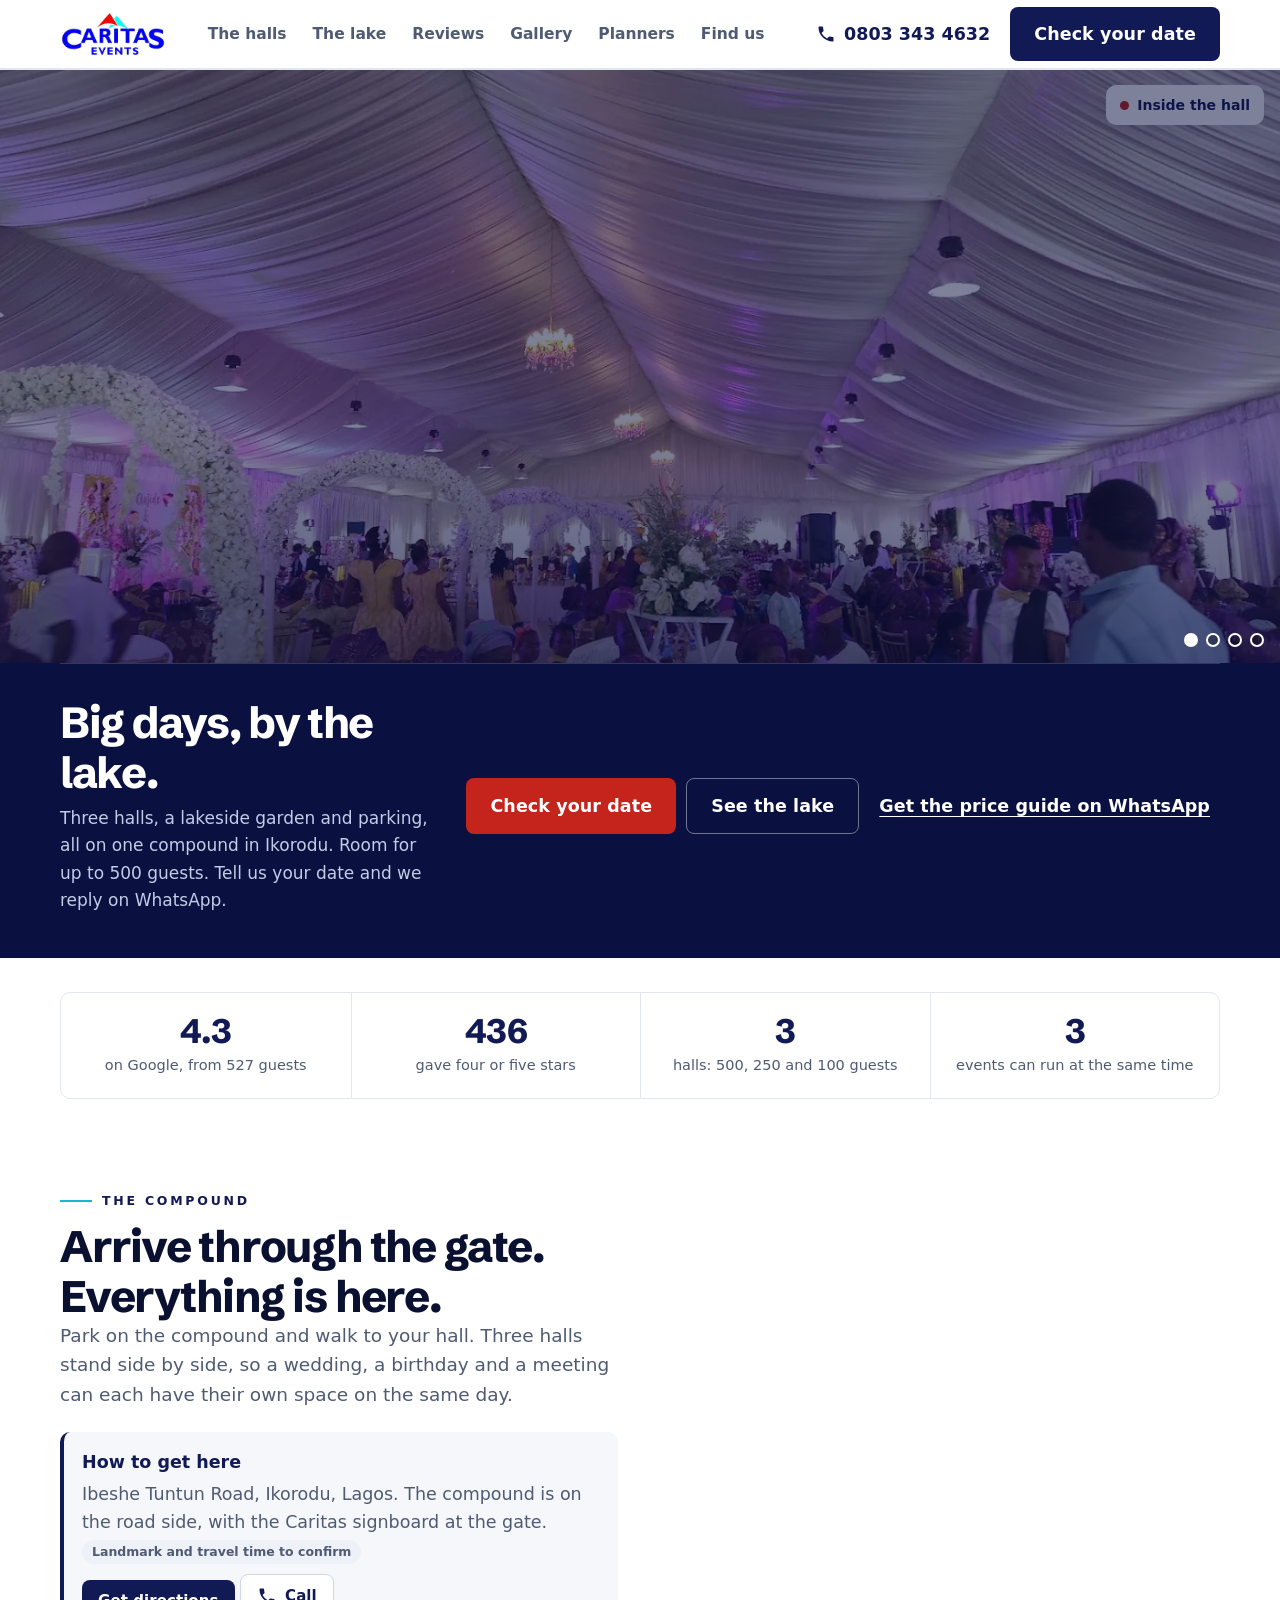
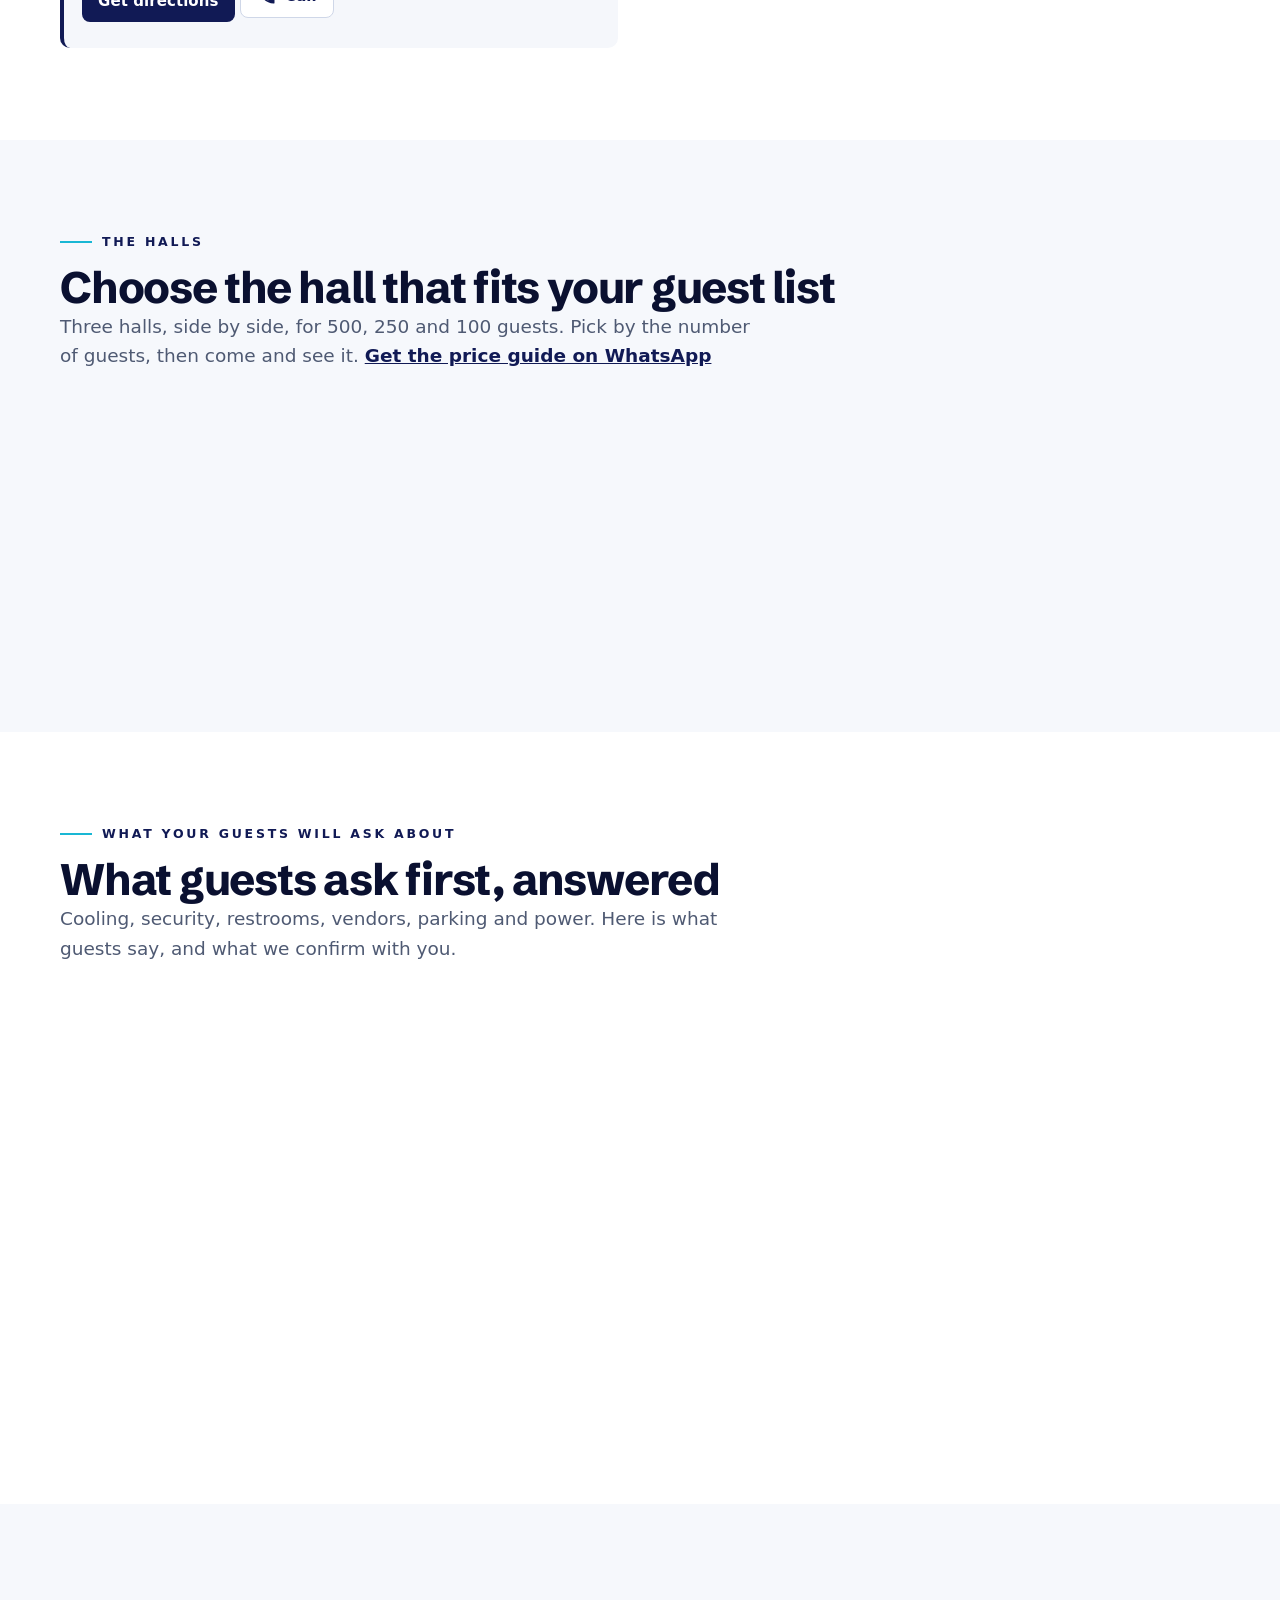
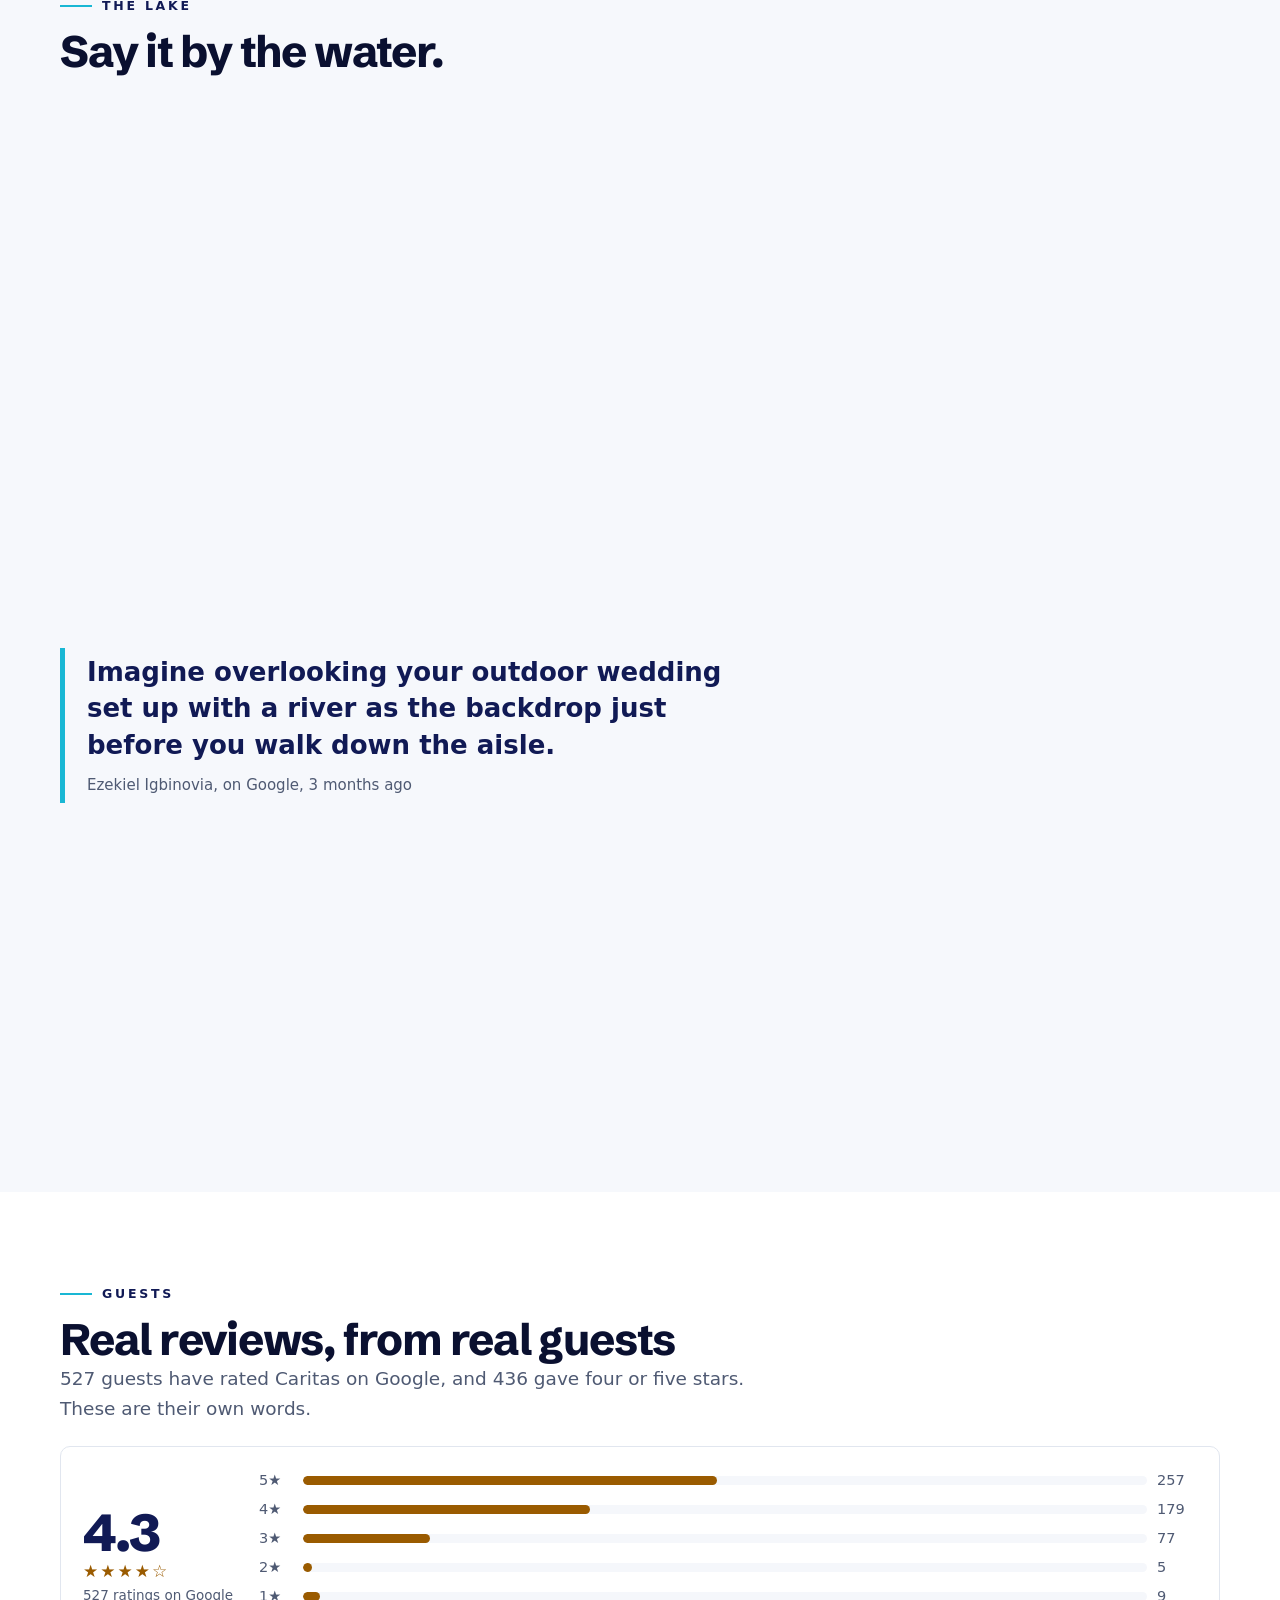
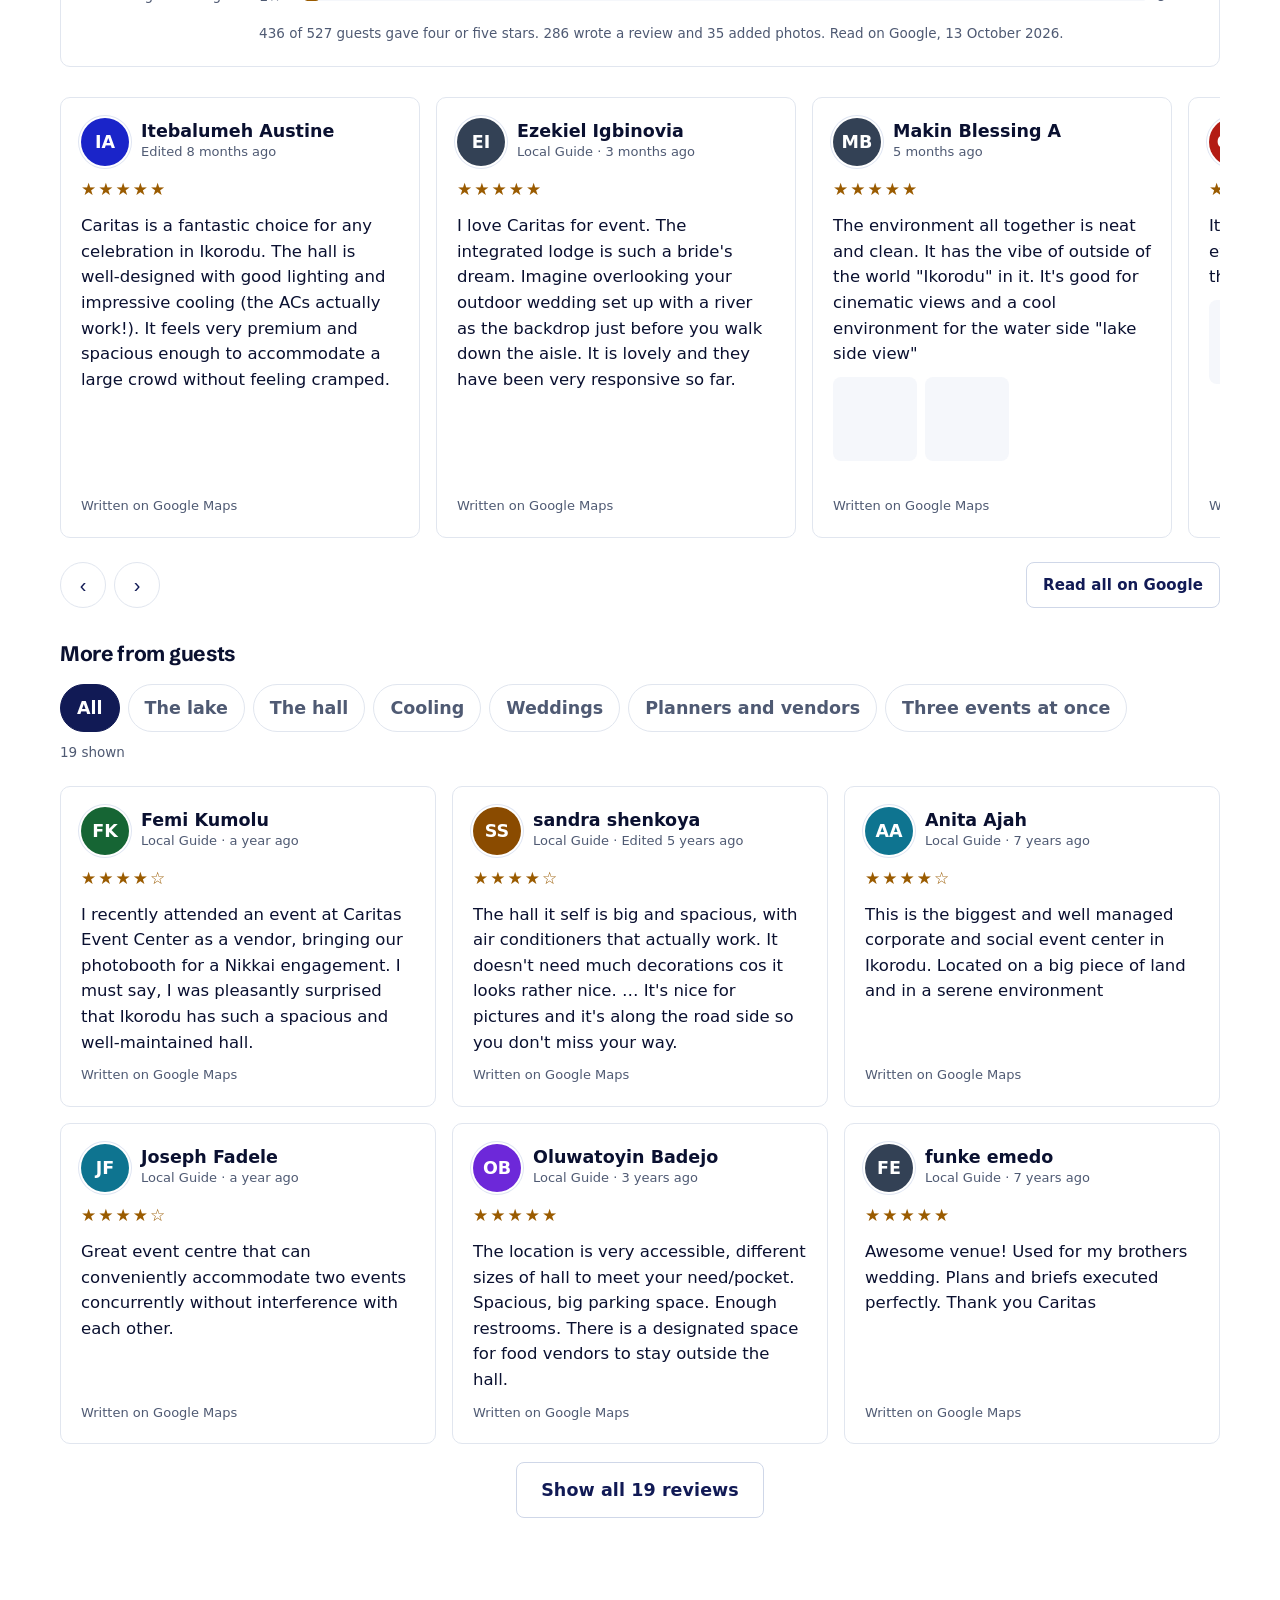
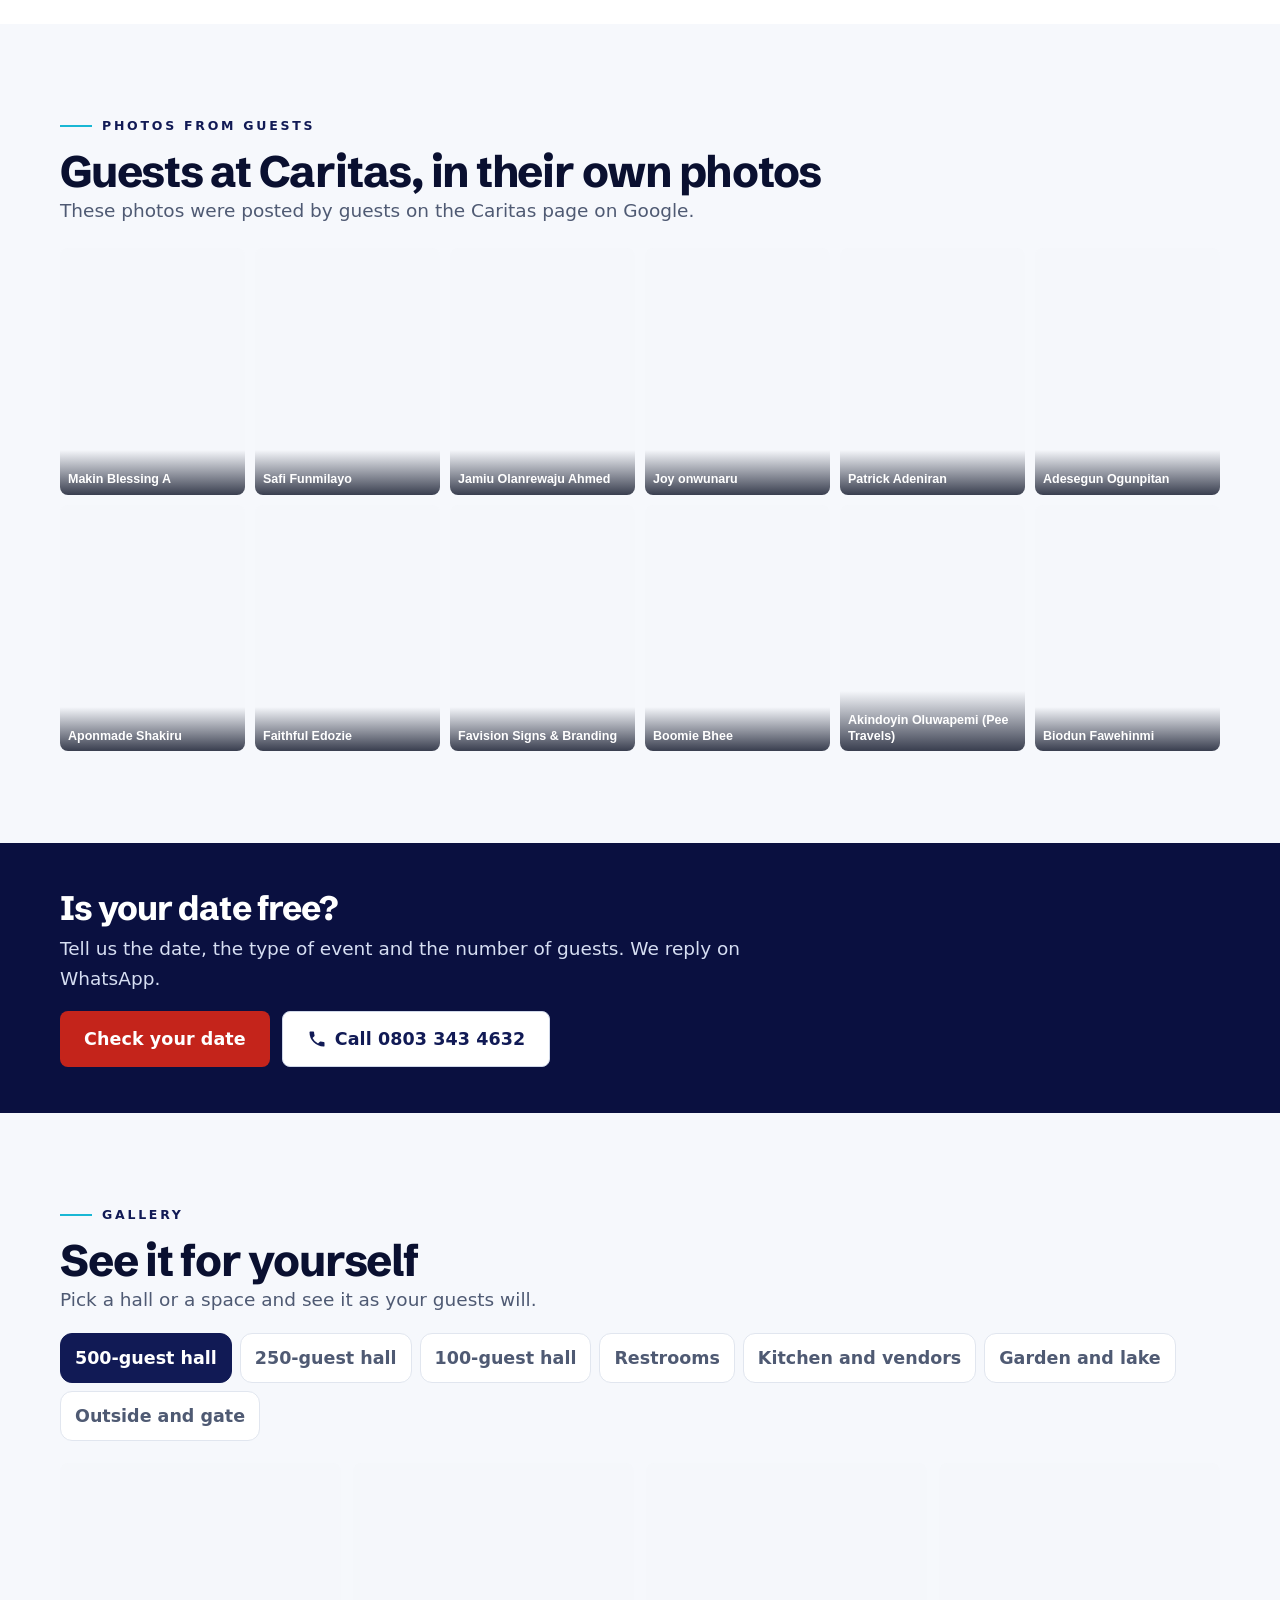
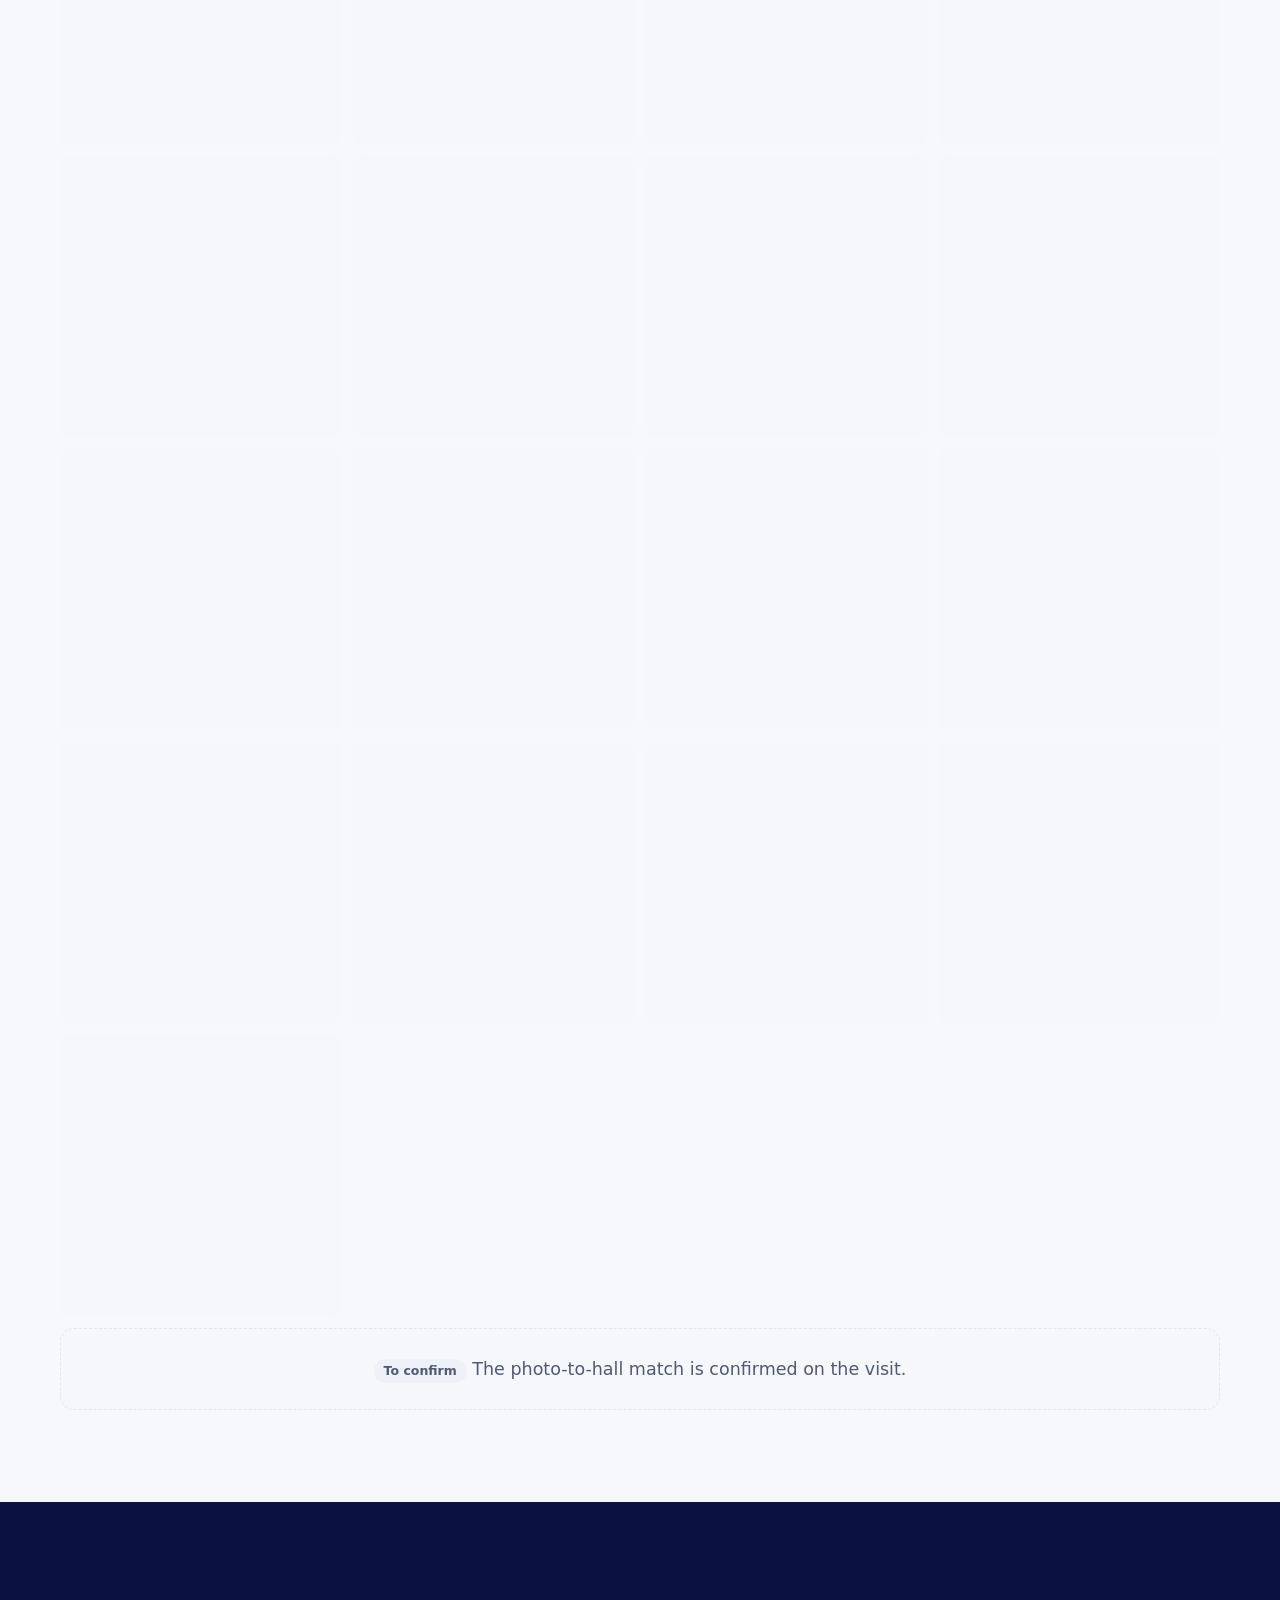
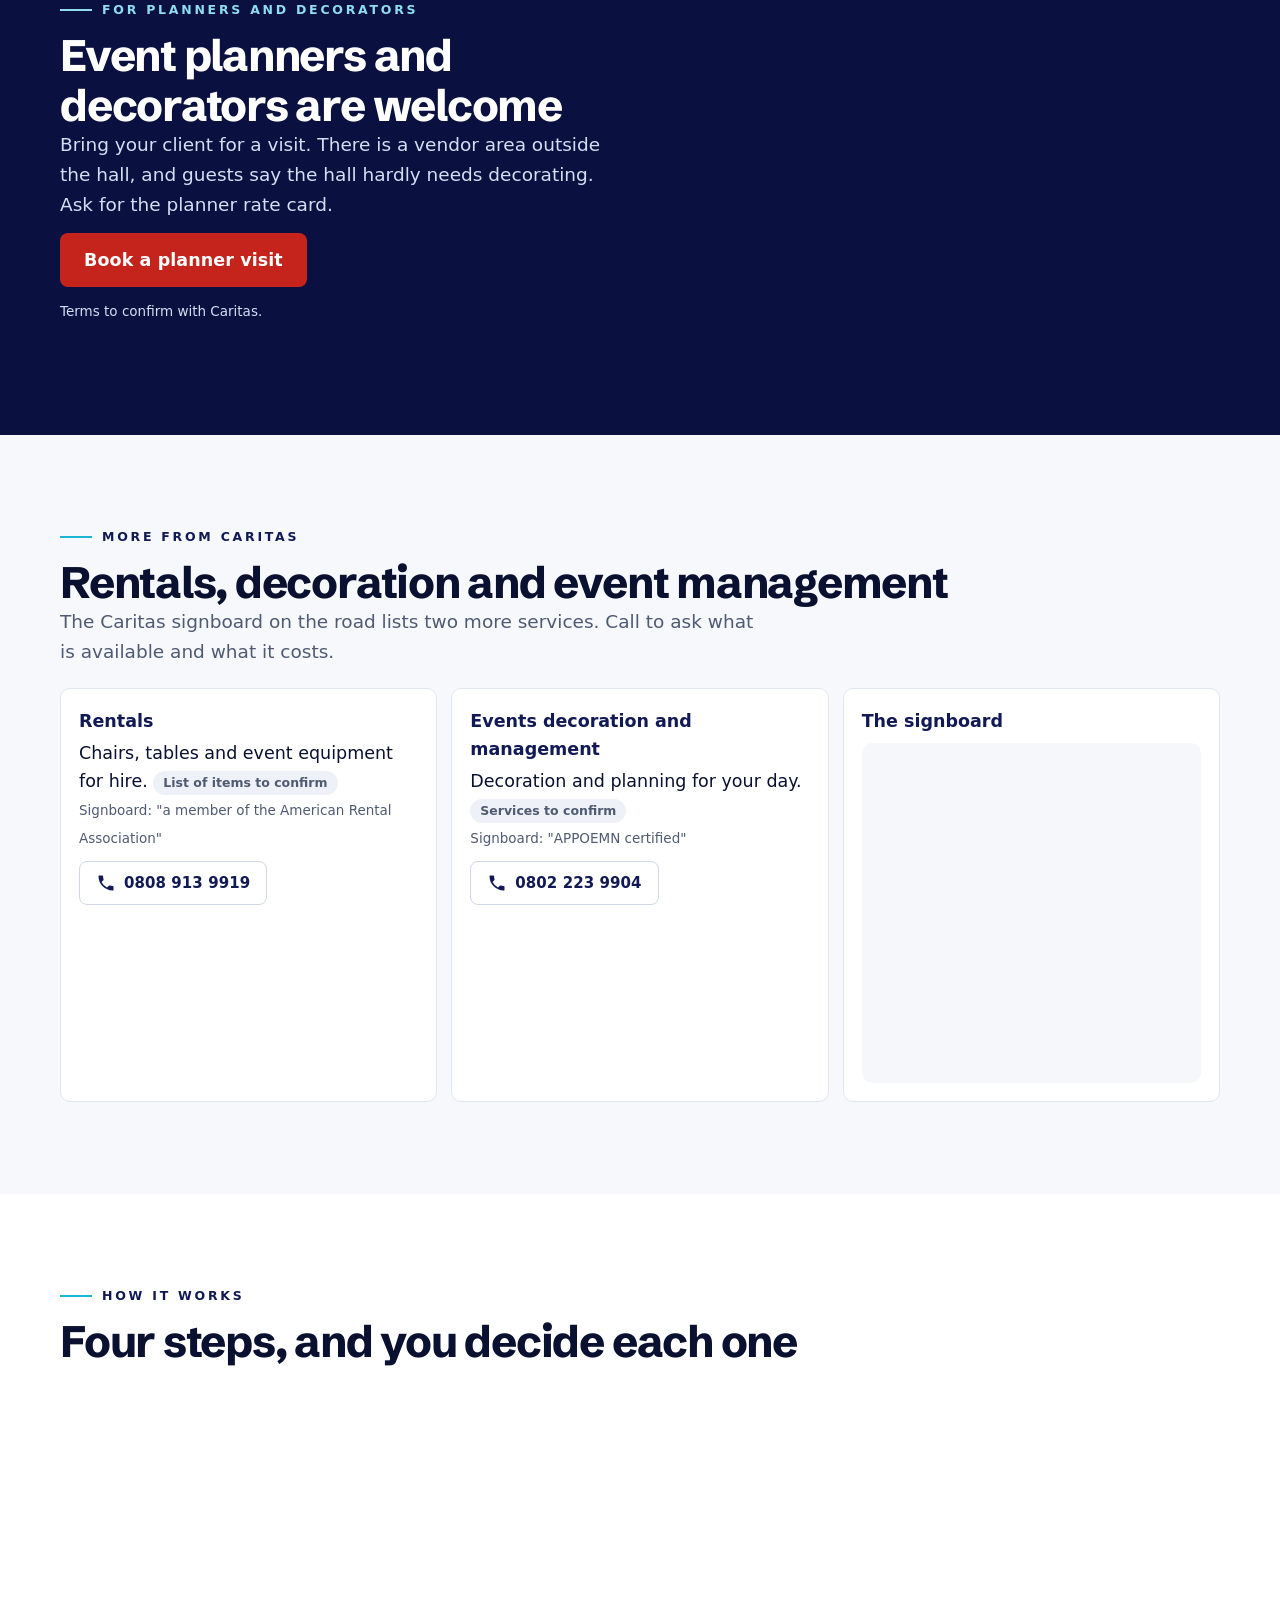
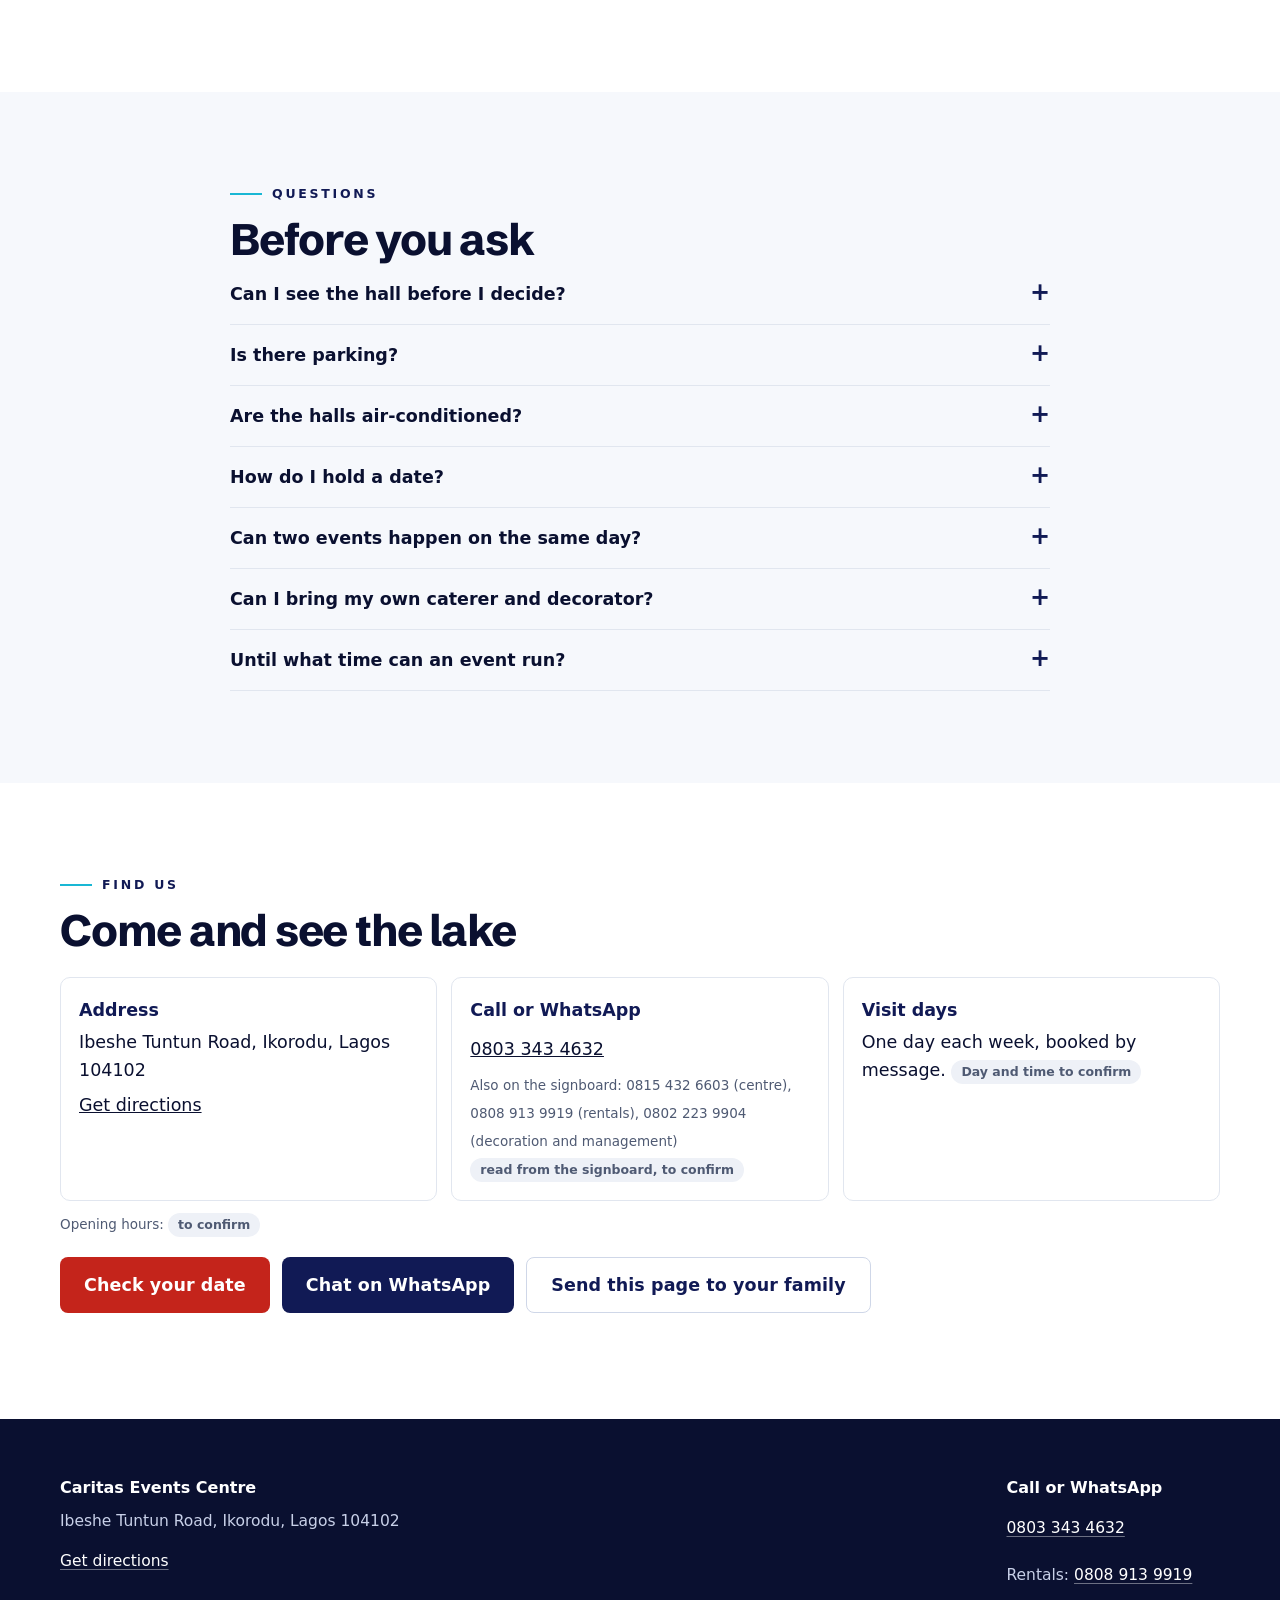
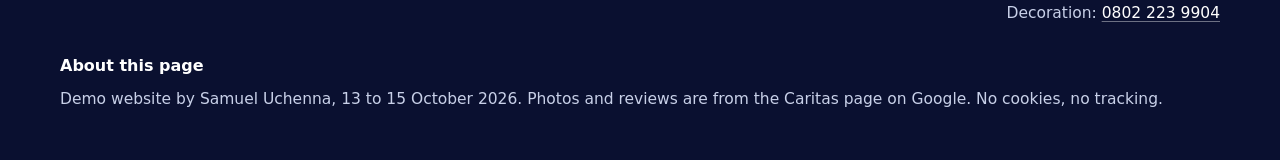
<file: good-enough/index.html>
<!doctype html><html lang="en"><head><meta charset="utf-8"><meta name="robots" content="noindex, nofollow"><meta http-equiv="refresh" content="0; url=../essential/index.html"><title>Moved</title></head><body><p>This page is now <a href="../essential/index.html">Essential</a>.</p></body></html>
</file>
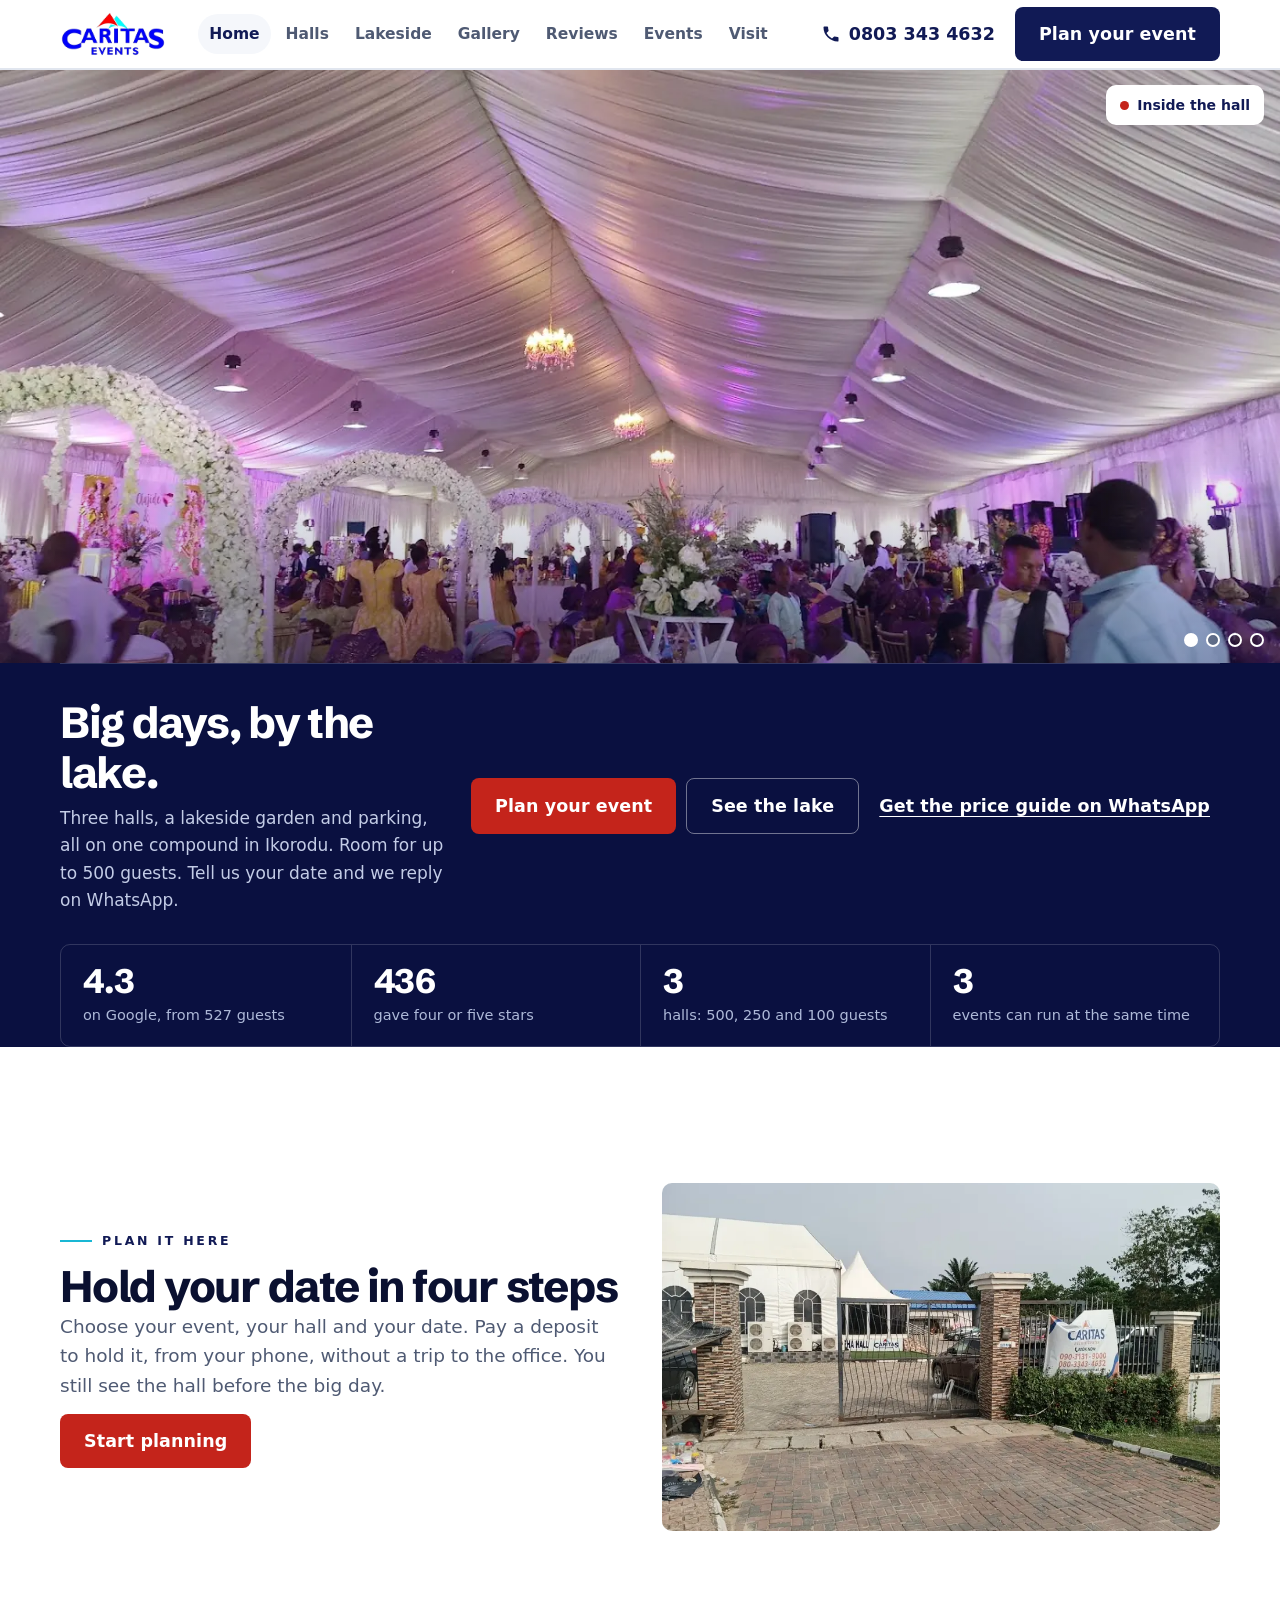
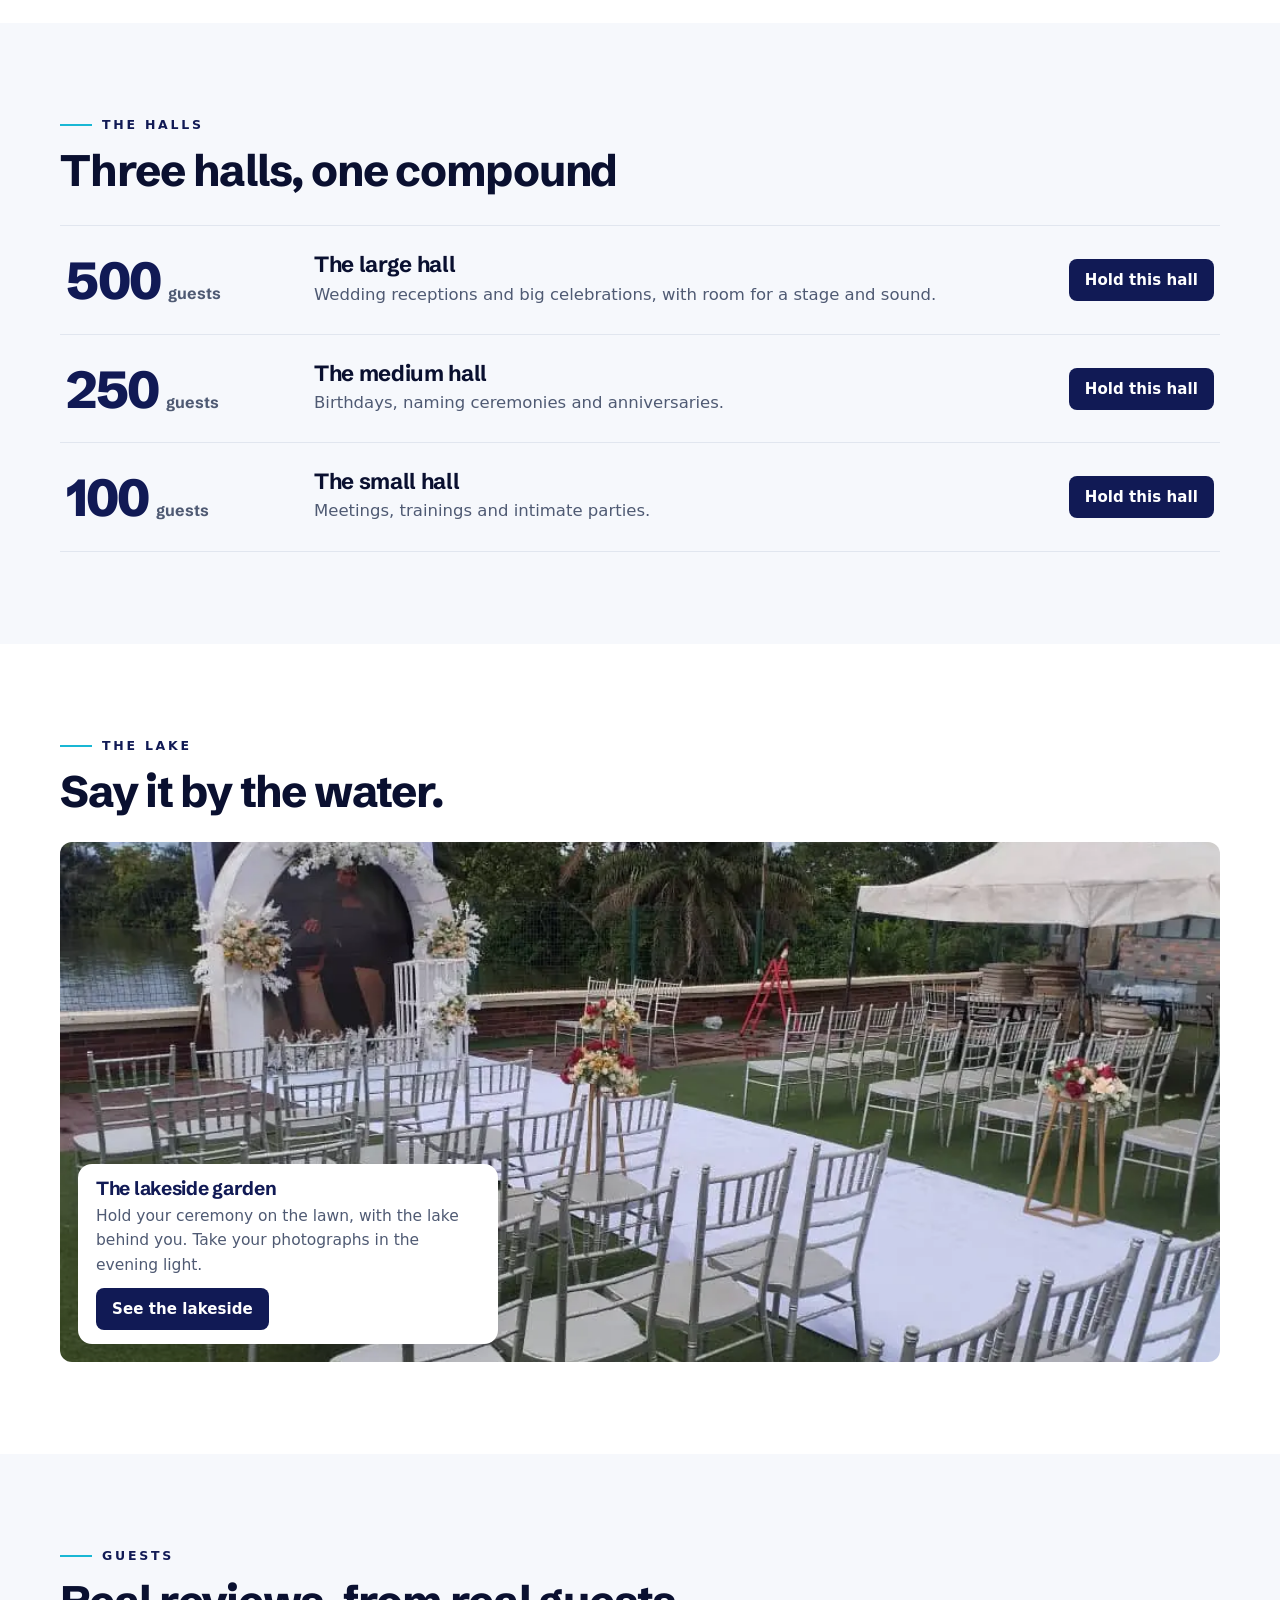
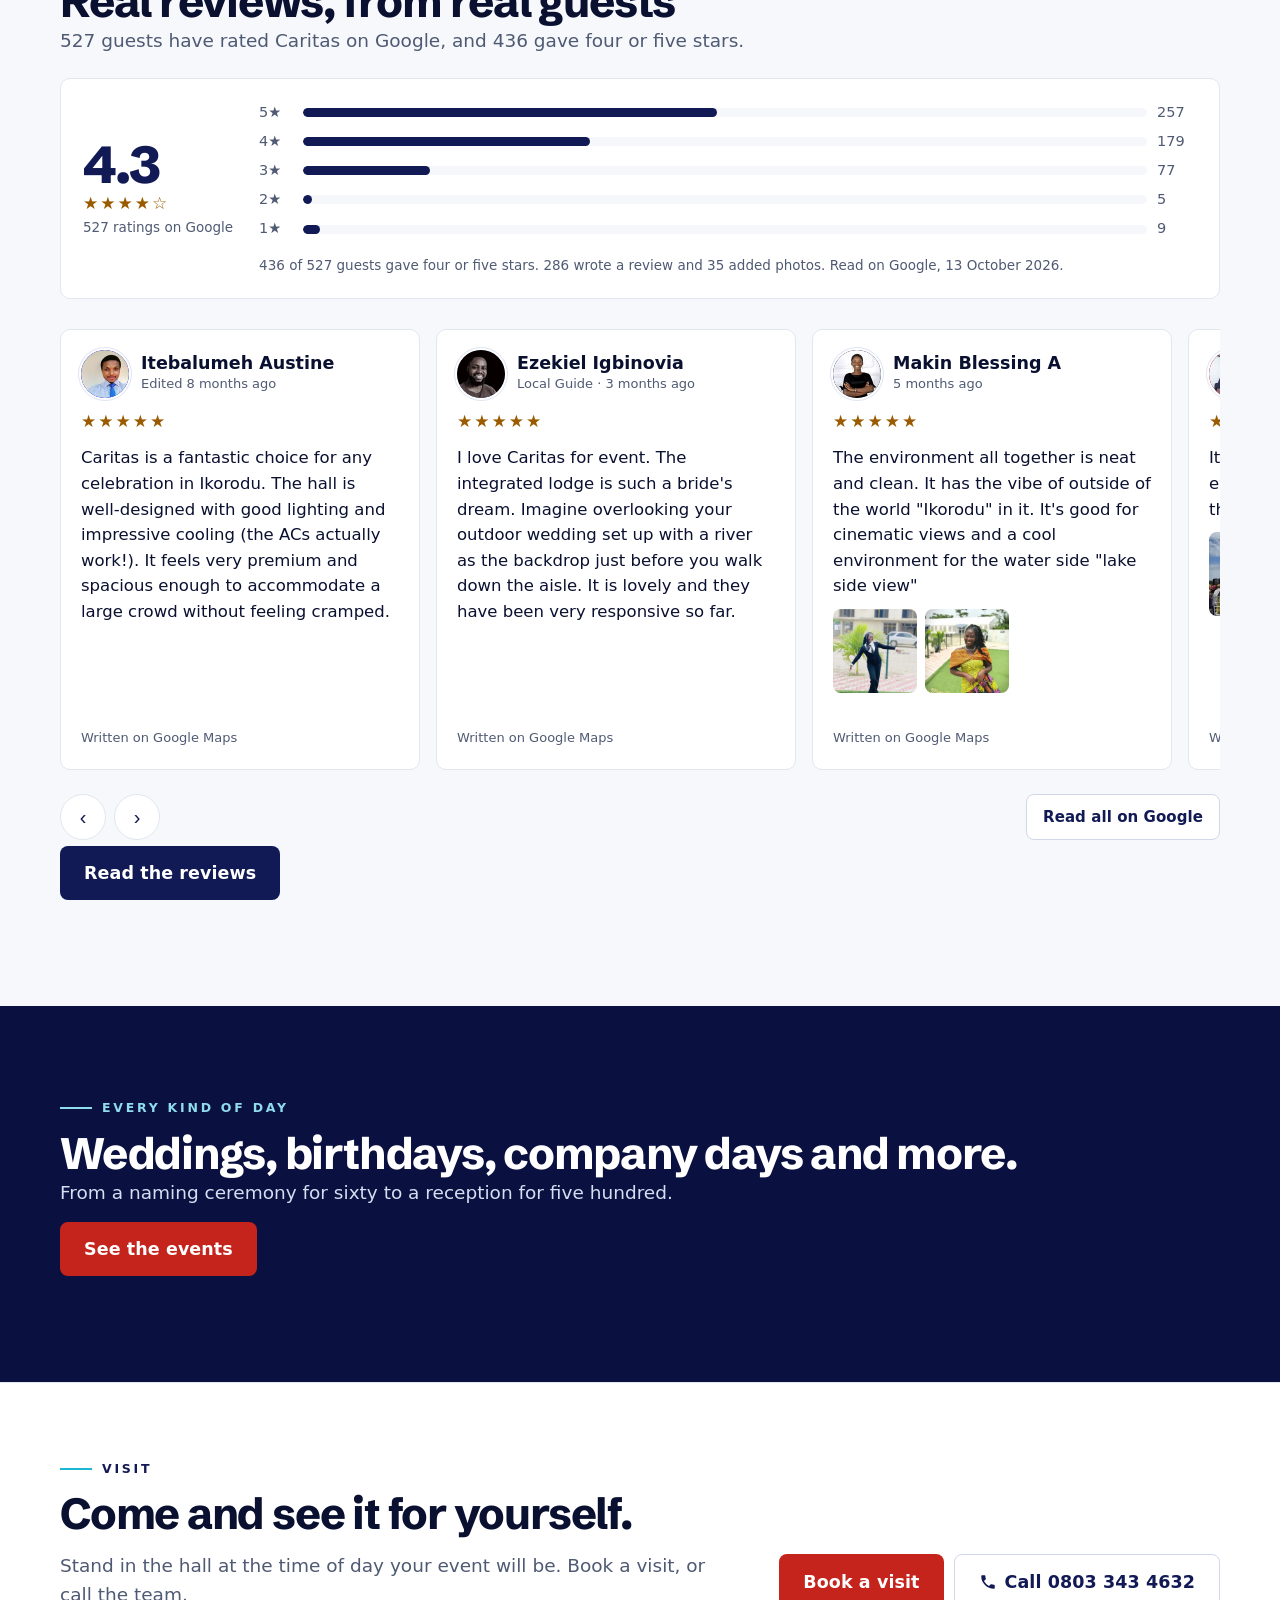
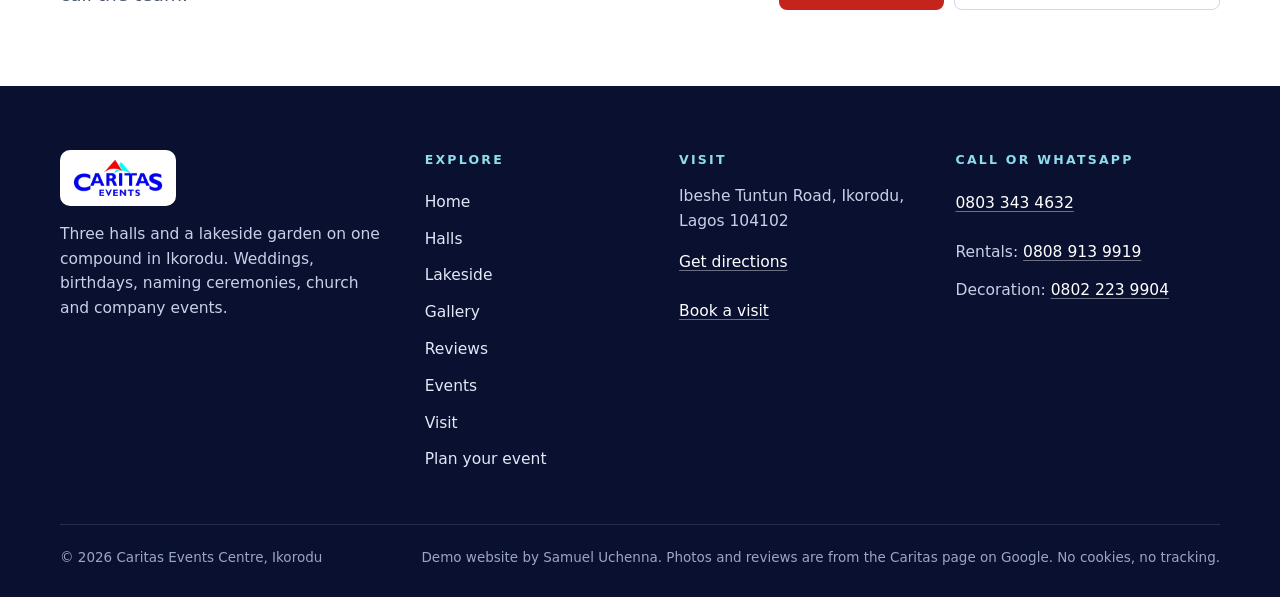
<file: premium/index.html>
<!doctype html><html lang="en"><head><meta charset="utf-8"><meta name="viewport" content="width=device-width, initial-scale=1"><meta name="robots" content="noindex, nofollow"><meta name="theme-color" content="#111a55"><title>Big days, by the lake | Caritas Events Centre</title><meta name="description" content="Three halls and a lakeside garden in Ikorodu, for 100 to 500 guests. Plan your event and hold your date online."><link rel="icon" type="image/png" href="../assets/img/favicon.png"><link rel="preload" as="image" href="../assets/img/marquee-interior-wedding-960.webp" imagesrcset="../assets/img/marquee-interior-wedding-480.webp 480w, ../assets/img/marquee-interior-wedding-960.webp 960w, ../assets/img/marquee-interior-wedding-1400.webp 1400w" imagesizes="100vw" fetchpriority="high"><link rel="preload" as="font" type="font/woff2" href="../assets/fonts/schibsted-grotesk.woff2" crossorigin><script>document.documentElement.className+=" js"</script><link rel="stylesheet" href="../assets/site.css"></head><body class="pro"><a class="skip" href="#main">Skip to the content</a><header class="top"><div class="wrap"><a class="logo" href="index.html" aria-label="Caritas Events Centre home"><img src="../assets/img/logo.png" alt="Caritas Events Centre" width="106" height="46"></a><nav class="links" id="site-nav" aria-label="Main"><a href="index.html" aria-current="page">Home</a><a href="halls.html">Halls</a><a href="lakeside.html">Lakeside</a><a href="gallery.html">Gallery</a><a href="reviews.html">Reviews</a><a href="events.html">Events</a><a href="visit.html">Visit</a></nav><div class="hdr-right"><a class="ph-link hide-sm" href="tel:+2348033434632"><svg class="ico" viewBox="0 0 24 24" aria-hidden="true"><path d="M6.62 10.79a15.05 15.05 0 0 0 6.59 6.59l2.2-2.2a1 1 0 0 1 1.01-.24c1.12.37 2.33.57 3.58.57a1 1 0 0 1 1 1V20a1 1 0 0 1-1 1A17 17 0 0 1 3 4a1 1 0 0 1 1-1h3.5a1 1 0 0 1 1 1c0 1.25.2 2.46.57 3.58a1 1 0 0 1-.25 1.01l-2.2 2.2z"/></svg>0803 343 4632</a><a class="btn btn-coral hide-sm" href="plan.html">Plan your event</a><button class="btn btn-line menu-btn" aria-label="Menu" aria-controls="site-nav">Menu</button></div></div></header><main id="main"><section class="hero" style="padding:0"><div class="slides"><div class="slide"><img src="../assets/img/marquee-interior-wedding-960.webp" srcset="../assets/img/marquee-interior-wedding-480.webp 480w, ../assets/img/marquee-interior-wedding-960.webp 960w, ../assets/img/marquee-interior-wedding-1400.webp 1400w" sizes="100vw" width="1400" height="1050" alt="Inside the marquee hall at a wedding reception" fetchpriority="high" decoding="async"><a class="tag" href="gallery.html">Inside the hall</a></div><div class="slide"><img src="../assets/img/lakeside-ceremony-garden-960.webp" srcset="../assets/img/lakeside-ceremony-garden-480.webp 480w, ../assets/img/lakeside-ceremony-garden-960.webp 960w, ../assets/img/lakeside-ceremony-garden-1020.webp 1020w" sizes="100vw" width="1020" height="768" alt="The lakeside garden, set for a ceremony, with the water behind" loading="lazy" decoding="async"><a class="tag" href="lakeside.html">The lakeside garden</a></div><div class="slide"><img src="../assets/img/exterior-main-hall-960.webp" srcset="../assets/img/exterior-main-hall-480.webp 480w, ../assets/img/exterior-main-hall-960.webp 960w, ../assets/img/exterior-main-hall-1400.webp 1400w" sizes="100vw" width="1400" height="1054" alt="The main marquee hall, seen from the forecourt" loading="lazy" decoding="async"><a class="tag" href="halls.html">The main hall</a></div><div class="slide"><img src="../assets/img/stage-blue-lighting-960.webp" srcset="../assets/img/stage-blue-lighting-480.webp 480w, ../assets/img/stage-blue-lighting-960.webp 960w, ../assets/img/stage-blue-lighting-1400.webp 1400w" sizes="100vw" width="1400" height="934" alt="A stage with blue lighting and flowers" loading="lazy" decoding="async"><a class="tag" href="events.html">Your event, on this stage</a></div><div class="dots"><button aria-label="Show photo 1"></button><button aria-label="Show photo 2"></button><button aria-label="Show photo 3"></button><button aria-label="Show photo 4"></button></div></div><div class="panel"><div><h1>Big days, by the lake.</h1><p>Three halls, a lakeside garden and parking, all on one compound in Ikorodu. Room for up to 500 guests. Tell us your date and we reply on WhatsApp.</p></div><div class="cta"><a class="btn btn-coral" href="plan.html">Plan your event</a><a class="btn btn-line" href="lakeside.html">See the lake</a><a class="btn btn-text" href="#" data-guide>Get the price guide on WhatsApp</a></div></div><div class="wrap"><div class="stats"><div><b>4.3</b><span>on Google, from 527 guests</span></div><div><b>436</b><span>gave four or five stars</span></div><div><b>3</b><span>halls: 500, 250 and 100 guests</span></div><div><b>3</b><span>events can run at the same time</span></div></div></div></section><section><div class="wrap split"><div><div class="eyebrow">Plan it here</div><h2>Hold your date in four steps</h2><p class="lead">Choose your event, your hall and your date. Pay a deposit to hold it, from your phone, without a trip to the office. You still see the hall before the big day.</p><p><a class="btn btn-coral" href="plan.html">Start planning</a></p></div><div class="photo wide reveal"><img src="../assets/img/gate-and-signboard-960.webp" srcset="../assets/img/gate-and-signboard-480.webp 480w, ../assets/img/gate-and-signboard-960.webp 960w, ../assets/img/gate-and-signboard-1400.webp 1400w" sizes="(max-width:900px) 100vw, 560px" width="1400" height="1050" alt="The gate and signboard at Caritas Events Centre" loading="lazy" decoding="async"></div></div></section><section class="mist"><div class="wrap"><div class="eyebrow">The halls</div><h2>Three halls, one compound</h2><div class="halls ledger"><article class="hall compact reveal"><div class="cap">500<small>guests</small></div><div class="info"><h3>The large hall</h3><p>Wedding receptions and big celebrations, with room for a stage and sound.</p></div><a class="btn btn-navy btn-sm" href="plan.html?hall=500">Hold this hall</a></article><article class="hall compact reveal"><div class="cap">250<small>guests</small></div><div class="info"><h3>The medium hall</h3><p>Birthdays, naming ceremonies and anniversaries.</p></div><a class="btn btn-navy btn-sm" href="plan.html?hall=250">Hold this hall</a></article><article class="hall compact reveal"><div class="cap">100<small>guests</small></div><div class="info"><h3>The small hall</h3><p>Meetings, trainings and intimate parties.</p></div><a class="btn btn-navy btn-sm" href="plan.html?hall=100">Hold this hall</a></article></div></div></section><section><div class="wrap"><div class="eyebrow">The lake</div><h2>Say it by the water.</h2><div class="feature reveal"><img src="../assets/img/lakeside-ceremony-garden-960.webp" srcset="../assets/img/lakeside-ceremony-garden-480.webp 480w, ../assets/img/lakeside-ceremony-garden-960.webp 960w, ../assets/img/lakeside-ceremony-garden-1020.webp 1020w" sizes="(max-width:1200px) 100vw, 1160px" width="1020" height="768" alt="The lakeside garden, set for a ceremony, with the water behind" loading="lazy" decoding="async"><div class="cap-card"><h3>The lakeside garden</h3><p>Hold your ceremony on the lawn, with the lake behind you. Take your photographs in the evening light.</p><p style="margin-top:10px"><a class="btn btn-navy btn-sm" href="lakeside.html">See the lakeside</a></p></div></div></div></section><section class="mist"><div class="wrap"><div class="eyebrow">Guests</div><h2>Real reviews, from real guests</h2><p class="lead">527 guests have rated Caritas on Google, and 436 gave four or five stars.</p><div class="sum-row"><div><div class="big">4.3</div><div class="stars" aria-hidden="true">★★★★☆</div><div class="note">527 ratings on Google</div></div><div class="bars"><div class="bar-r"><span>5★</span><i><b style="width:49%"></b></i><span>257</span></div><div class="bar-r"><span>4★</span><i><b style="width:34%"></b></i><span>179</span></div><div class="bar-r"><span>3★</span><i><b style="width:15%"></b></i><span>77</span></div><div class="bar-r"><span>2★</span><i><b style="width:1%"></b></i><span>5</span></div><div class="bar-r"><span>1★</span><i><b style="width:2%"></b></i><span>9</span></div><p class="note" style="margin:8px 0 0">436 of 527 guests gave four or five stars. 286 wrote a review and 35 added photos. Read on Google, 13 October 2026.</p></div></div><div class="rv-wrap"><div class="rv-track" id="rv-home" tabindex="0" aria-label="Guest reviews, scroll sideways"><article class="rv" data-tags="hall ac"><div class="who"><span class="av" style="background:#1a24c9"><i aria-hidden="true">IA</i><img src="../assets/guests/a024.webp" alt="" width="48" height="48" loading="lazy" decoding="async"></span><div><div class="nm">Itebalumeh Austine</div><div class="mt">Edited 8 months ago</div></div></div><div class="stars" role="img" aria-label="5 out of 5 stars">★★★★★</div><q>Caritas is a fantastic choice for any celebration in Ikorodu. The hall is well-designed with good lighting and impressive cooling (the ACs actually work!). It feels very premium and spacious enough to accommodate a large crowd without feeling cramped.</q><div class="src">Written on Google Maps</div></article><article class="rv" data-tags="lake weddings"><div class="who"><span class="av" style="background:#334155"><i aria-hidden="true">EI</i><img src="../assets/guests/a270.webp" alt="" width="48" height="48" loading="lazy" decoding="async"></span><div><div class="nm">Ezekiel Igbinovia</div><div class="mt">Local Guide &middot; 3 months ago</div></div></div><div class="stars" role="img" aria-label="5 out of 5 stars">★★★★★</div><q>I love Caritas for event. The integrated lodge is such a bride&#x27;s dream. Imagine overlooking your outdoor wedding set up with a river as the backdrop just before you walk down the aisle. It is lovely and they have been very responsive so far.</q><div class="src">Written on Google Maps</div></article><article class="rv" data-tags="lake"><div class="who"><span class="av" style="background:#334155"><i aria-hidden="true">MB</i><img src="../assets/guests/a000.webp" alt="" width="48" height="48" loading="lazy" decoding="async"></span><div><div class="nm">Makin Blessing A</div><div class="mt">5 months ago</div></div></div><div class="stars" role="img" aria-label="5 out of 5 stars">★★★★★</div><q>The environment all together is neat and clean. It has the vibe of outside of the world &quot;Ikorodu&quot; in it. It&#x27;s good for cinematic views and a cool environment for the water side &quot;lake side view&quot;</q><div class="rv-ph"><button data-zoom data-group="rv-0" data-full="../assets/guests/p000_0-1600.webp" aria-label="Enlarge photo"><img src="../assets/guests/p000_0-960.webp" srcset="../assets/guests/p000_0-480.webp 480w, ../assets/guests/p000_0-960.webp 960w, ../assets/guests/p000_0-1600.webp 1600w" sizes="96px" width="1600" height="2133" alt="Photo by Makin Blessing A, from the Caritas page on Google" loading="lazy" decoding="async"></button><button data-zoom data-group="rv-0" data-full="../assets/guests/p000_1-1600.webp" aria-label="Enlarge photo"><img src="../assets/guests/p000_1-960.webp" srcset="../assets/guests/p000_1-480.webp 480w, ../assets/guests/p000_1-960.webp 960w, ../assets/guests/p000_1-1600.webp 1600w" sizes="96px" width="1600" height="2133" alt="Photo by Makin Blessing A, from the Caritas page on Google" loading="lazy" decoding="async"></button></div><div class="src">Written on Google Maps</div></article><article class="rv" data-tags="lake weddings"><div class="who"><span class="av" style="background:#b31c14"><i aria-hidden="true">OM</i><img src="../assets/guests/a001.webp" alt="" width="48" height="48" loading="lazy" decoding="async"></span><div><div class="nm">olatunji mansur</div><div class="mt">Local Guide &middot; 3 months ago</div></div></div><div class="stars" role="img" aria-label="4 out of 5 stars">★★★★☆</div><q>It was a beautiful place to host your events, we used the outdoor space tho</q><div class="rv-ph"><button data-zoom data-group="rv-1" data-full="../assets/guests/p001_0-750.webp" aria-label="Enlarge photo"><img src="../assets/guests/p001_0-750.webp" srcset="../assets/guests/p001_0-480.webp 480w, ../assets/guests/p001_0-750.webp 750w" sizes="96px" width="750" height="1000" alt="Photo by olatunji mansur, from the Caritas page on Google" loading="lazy" decoding="async"></button><button data-zoom data-group="rv-1" data-full="../assets/guests/p001_1-750.webp" aria-label="Enlarge photo"><img src="../assets/guests/p001_1-750.webp" srcset="../assets/guests/p001_1-480.webp 480w, ../assets/guests/p001_1-750.webp 750w" sizes="96px" width="750" height="1000" alt="Photo by olatunji mansur, from the Caritas page on Google" loading="lazy" decoding="async"></button><button data-zoom data-group="rv-1" data-full="../assets/guests/p001_2-1020.webp" aria-label="Enlarge photo"><img src="../assets/guests/p001_2-960.webp" srcset="../assets/guests/p001_2-480.webp 480w, ../assets/guests/p001_2-960.webp 960w, ../assets/guests/p001_2-1020.webp 1020w" sizes="96px" width="1020" height="768" alt="Photo by olatunji mansur, from the Caritas page on Google" loading="lazy" decoding="async"></button></div><div class="src">Written on Google Maps</div></article><article class="rv" data-tags="hall ac"><div class="who"><span class="av" style="background:#6d28d9"><i aria-hidden="true">JA</i><img src="../assets/guests/a008.webp" alt="" width="48" height="48" loading="lazy" decoding="async"></span><div><div class="nm">Joseph Adonis</div><div class="mt">Local Guide &middot; 7 years ago</div></div></div><div class="stars" role="img" aria-label="5 out of 5 stars">★★★★★</div><q>Caritas Event Centre is easy to locate as it&#x27;s outstanding in structure which is Big and beautiful. Also has an Elegant lighting system. It is Fully air conditioned with 17 3 horse power Royalty Air condition. Good parking space too.</q><div class="rv-ph"><button data-zoom data-group="rv-8" data-full="../assets/guests/p008_0-1088.webp" aria-label="Enlarge photo"><img src="../assets/guests/p008_0-960.webp" srcset="../assets/guests/p008_0-480.webp 480w, ../assets/guests/p008_0-960.webp 960w, ../assets/guests/p008_0-1088.webp 1088w" sizes="96px" width="1088" height="1920" alt="Photo by Joseph Adonis, from the Caritas page on Google" loading="lazy" decoding="async"></button><button data-zoom data-group="rv-8" data-full="../assets/guests/p008_2-1088.webp" aria-label="Enlarge photo"><img src="../assets/guests/p008_2-960.webp" srcset="../assets/guests/p008_2-480.webp 480w, ../assets/guests/p008_2-960.webp 960w, ../assets/guests/p008_2-1088.webp 1088w" sizes="96px" width="1088" height="1920" alt="Photo by Joseph Adonis, from the Caritas page on Google" loading="lazy" decoding="async"></button><button data-zoom data-group="rv-8" data-full="../assets/guests/p008_3-1088.webp" aria-label="Enlarge photo"><img src="../assets/guests/p008_3-960.webp" srcset="../assets/guests/p008_3-480.webp 480w, ../assets/guests/p008_3-960.webp 960w, ../assets/guests/p008_3-1088.webp 1088w" sizes="96px" width="1088" height="1920" alt="Photo by Joseph Adonis, from the Caritas page on Google" loading="lazy" decoding="async"></button></div><div class="src">Written on Google Maps</div></article><article class="rv" data-tags="lake hall"><div class="who"><span class="av" style="background:#0e7490"><i aria-hidden="true">FY</i><img src="../assets/guests/a013.webp" alt="" width="48" height="48" loading="lazy" decoding="async"></span><div><div class="nm">Favour YUSUF (Eniigmar)</div><div class="mt">Local Guide &middot; 8 years ago</div></div></div><div class="stars" role="img" aria-label="5 out of 5 stars">★★★★★</div><q>It&#x27;s a great and convenient place for your events. They provide quality services at good costs. Side attractions include;Waterside,children&#x27;s playground, etc.</q><div class="rv-ph"><button data-zoom data-group="rv-13" data-full="../assets/guests/p013_0-1600.webp" aria-label="Enlarge photo"><img src="../assets/guests/p013_0-960.webp" srcset="../assets/guests/p013_0-480.webp 480w, ../assets/guests/p013_0-960.webp 960w, ../assets/guests/p013_0-1600.webp 1600w" sizes="96px" width="1600" height="900" alt="Photo by Favour YUSUF (Eniigmar), from the Caritas page on Google" loading="lazy" decoding="async"></button><button data-zoom data-group="rv-13" data-full="../assets/guests/p013_1-1600.webp" aria-label="Enlarge photo"><img src="../assets/guests/p013_1-960.webp" srcset="../assets/guests/p013_1-480.webp 480w, ../assets/guests/p013_1-960.webp 960w, ../assets/guests/p013_1-1600.webp 1600w" sizes="96px" width="1600" height="900" alt="Photo by Favour YUSUF (Eniigmar), from the Caritas page on Google" loading="lazy" decoding="async"></button><button data-zoom data-group="rv-13" data-full="../assets/guests/p013_2-1600.webp" aria-label="Enlarge photo"><img src="../assets/guests/p013_2-960.webp" srcset="../assets/guests/p013_2-480.webp 480w, ../assets/guests/p013_2-960.webp 960w, ../assets/guests/p013_2-1600.webp 1600w" sizes="96px" width="1600" height="1445" alt="Photo by Favour YUSUF (Eniigmar), from the Caritas page on Google" loading="lazy" decoding="async"></button></div><div class="src">Written on Google Maps</div></article><article class="rv" data-tags="three"><div class="who"><span class="av" style="background:#6d28d9"><i aria-hidden="true">SF</i><img src="../assets/guests/a016.webp" alt="" width="48" height="48" loading="lazy" decoding="async"></span><div><div class="nm">Safi Funmilayo</div><div class="mt">Local Guide &middot; a year ago</div></div></div><div class="stars" role="img" aria-label="4 out of 5 stars">★★★★☆</div><q>It’s a great event centre with enough space and 3 events can happen at once.</q><div class="rv-ph"><button data-zoom data-group="rv-16" data-full="../assets/guests/p016_0-1600.webp" aria-label="Enlarge photo"><img src="../assets/guests/p016_0-960.webp" srcset="../assets/guests/p016_0-480.webp 480w, ../assets/guests/p016_0-960.webp 960w, ../assets/guests/p016_0-1600.webp 1600w" sizes="96px" width="1600" height="2134" alt="Photo by Safi Funmilayo, from the Caritas page on Google" loading="lazy" decoding="async"></button><button data-zoom data-group="rv-16" data-full="../assets/guests/p016_1-1600.webp" aria-label="Enlarge photo"><img src="../assets/guests/p016_1-960.webp" srcset="../assets/guests/p016_1-480.webp 480w, ../assets/guests/p016_1-960.webp 960w, ../assets/guests/p016_1-1600.webp 1600w" sizes="96px" width="1600" height="2134" alt="Photo by Safi Funmilayo, from the Caritas page on Google" loading="lazy" decoding="async"></button><button data-zoom data-group="rv-16" data-full="../assets/guests/p016_2-1600.webp" aria-label="Enlarge photo"><img src="../assets/guests/p016_2-960.webp" srcset="../assets/guests/p016_2-480.webp 480w, ../assets/guests/p016_2-960.webp 960w, ../assets/guests/p016_2-1600.webp 1600w" sizes="96px" width="1600" height="2134" alt="Photo by Safi Funmilayo, from the Caritas page on Google" loading="lazy" decoding="async"></button></div><div class="src">Written on Google Maps</div></article><article class="rv" data-tags="hall ac"><div class="who"><span class="av" style="background:#6d28d9"><i aria-hidden="true">OT</i><img src="../assets/guests/a005.webp" alt="" width="48" height="48" loading="lazy" decoding="async"></span><div><div class="nm">Olubode Taiwo</div><div class="mt">Local Guide &middot; a year ago</div></div></div><div class="stars" role="img" aria-label="5 out of 5 stars">★★★★★</div><q>Lovely event space; spacious, well-designed, and very comfortable. The AC was super cold (in a good way!) and the overall atmosphere was just right. Great spot for gatherings.</q><div class="rv-ph"><button data-zoom data-group="rv-5" data-full="../assets/guests/p005_0-1080.webp" aria-label="Enlarge photo"><img src="../assets/guests/p005_0-960.webp" srcset="../assets/guests/p005_0-480.webp 480w, ../assets/guests/p005_0-960.webp 960w, ../assets/guests/p005_0-1080.webp 1080w" sizes="96px" width="1080" height="1920" alt="Photo by Olubode Taiwo, from the Caritas page on Google" loading="lazy" decoding="async"></button></div><div class="src">Written on Google Maps</div></article></div><div class="car-btns"><button class="car-prev" aria-label="Previous reviews">&#8249;</button><button class="car-next" aria-label="Next reviews">&#8250;</button><a class="btn btn-line btn-sm" style="margin-left:auto" href="https://www.google.com/maps/place/Caritas+Events+Centre/@6.5848341,3.4921721,17z/data=!4m8!3m7!1s0x103bede7ea546eed:0x8d86a4871b1d85a9!8m2!3d6.5848341!4d3.4921721!9m1!1b1!16s%2Fg%2F11b6tzh2dl" target="_blank" rel="noopener">Read all on Google</a></div></div><p style="margin-top:6px"><a class="btn btn-navy" href="reviews.html">Read the reviews</a></p></div></section><section class="band"><div class="wrap"><div class="eyebrow">Every kind of day</div><h2>Weddings, birthdays, company days and more.</h2><p class="lead">From a naming ceremony for sixty to a reception for five hundred.</p><p><a class="btn btn-coral" href="events.html">See the events</a></p></div></section><section class="closing"><div class="wrap closing-in"><div><div class="eyebrow">Visit</div><h2>Come and see it for yourself.</h2><p class="lead">Stand in the hall at the time of day your event will be. Book a visit, or call the team.</p></div><div class="closing-acts"><a class="btn btn-coral" href="visit.html">Book a visit</a><a class="btn btn-line" href="tel:+2348033434632"><svg class="ico" viewBox="0 0 24 24" aria-hidden="true"><path d="M6.62 10.79a15.05 15.05 0 0 0 6.59 6.59l2.2-2.2a1 1 0 0 1 1.01-.24c1.12.37 2.33.57 3.58.57a1 1 0 0 1 1 1V20a1 1 0 0 1-1 1A17 17 0 0 1 3 4a1 1 0 0 1 1-1h3.5a1 1 0 0 1 1 1c0 1.25.2 2.46.57 3.58a1 1 0 0 1-.25 1.01l-2.2 2.2z"/></svg>Call 0803 343 4632</a></div></div></section></main><footer class="dark pfoot"><div class="wrap"><div class="pf-cols"><div><a class="pf-logo" href="index.html" aria-label="Caritas Events Centre home"><img src="../assets/img/logo.png" alt="Caritas Events Centre" width="106" height="46"></a><p>Three halls and a lakeside garden on one compound in Ikorodu. Weddings, birthdays, naming ceremonies, church and company events.</p></div><div><b>Explore</b><nav class="pf-links" aria-label="Footer"><a href="index.html">Home</a><a href="halls.html">Halls</a><a href="lakeside.html">Lakeside</a><a href="gallery.html">Gallery</a><a href="reviews.html">Reviews</a><a href="events.html">Events</a><a href="visit.html">Visit</a><a href="plan.html">Plan your event</a></nav></div><div><b>Visit</b><p>Ibeshe Tuntun Road, Ikorodu, Lagos 104102</p><p><a href="https://www.google.com/maps/search/?api=1&query=6.5848341,3.4921721" target="_blank" rel="noopener">Get directions</a></p><p><a href="visit.html">Book a visit</a></p></div><div><b>Call or WhatsApp</b><p><a href="tel:+2348033434632">0803 343 4632</a></p><p>Rentals: <a href="tel:+2348089139919">0808 913 9919</a><br>Decoration: <a href="tel:+2348022239904">0802 223 9904</a></p></div></div><div class="pf-legal"><span>&copy; 2026 Caritas Events Centre, Ikorodu</span><span>Demo website by Samuel Uchenna. Photos and reviews are from the Caritas page on Google. No cookies, no tracking.</span></div></div></footer><div class="bar"><a class="btn call" href="tel:+2348033434632" aria-label="Call Caritas on 0803 343 4632"><svg class="ico ring" viewBox="0 0 24 24" aria-hidden="true"><path d="M6.62 10.79a15.05 15.05 0 0 0 6.59 6.59l2.2-2.2a1 1 0 0 1 1.01-.24c1.12.37 2.33.57 3.58.57a1 1 0 0 1 1 1V20a1 1 0 0 1-1 1A17 17 0 0 1 3 4a1 1 0 0 1 1-1h3.5a1 1 0 0 1 1 1c0 1.25.2 2.46.57 3.58a1 1 0 0 1-.25 1.01l-2.2 2.2z"/></svg><span>Call the team<small>0803 343 4632</small></span></a><a class="btn btn-coral" href="plan.html">Plan your event</a></div>
<div class="modal" id="m-date" role="dialog" aria-modal="true" aria-labelledby="t-date">
  <div class="sheet">
    <button class="x" data-close aria-label="Close">&times;</button>
    <h3 id="t-date">Check your date</h3>
    <p class="note">Four details. It opens WhatsApp with your message ready to send. We reply with the answer.</p>
    <form id="f-date">
      <div class="row2"><div><label for="d-date">Date</label><input id="d-date" type="date" required></div>
      <div><label for="d-guests">Guests</label><input id="d-guests" type="number" min="10" max="500" inputmode="numeric" placeholder="e.g. 200" required></div></div>
      <label for="d-type">Type of event</label>
      <select id="d-type"><option>Wedding</option><option>Birthday</option><option>Naming ceremony</option><option>Anniversary</option><option>Church or community programme</option><option>Company event</option><option>Other</option></select>
      <label for="d-name">Your name</label><input id="d-name" autocomplete="name" required>
      <p style="margin-top:18px"><button class="btn btn-coral" style="width:100%" type="submit">See my message</button></p>
    </form>
    <div class="out" style="display:none">
      <div class="preview" id="d-msg"></div>
      <p><a class="btn btn-coral" style="width:100%" id="d-wa" target="_blank" rel="noopener">Open WhatsApp and send</a></p>
      <p class="note">Nothing is sent until you press send inside WhatsApp.</p>
    </div>
  </div>
</div><script src="../assets/site.js"></script></body></html>
</file>
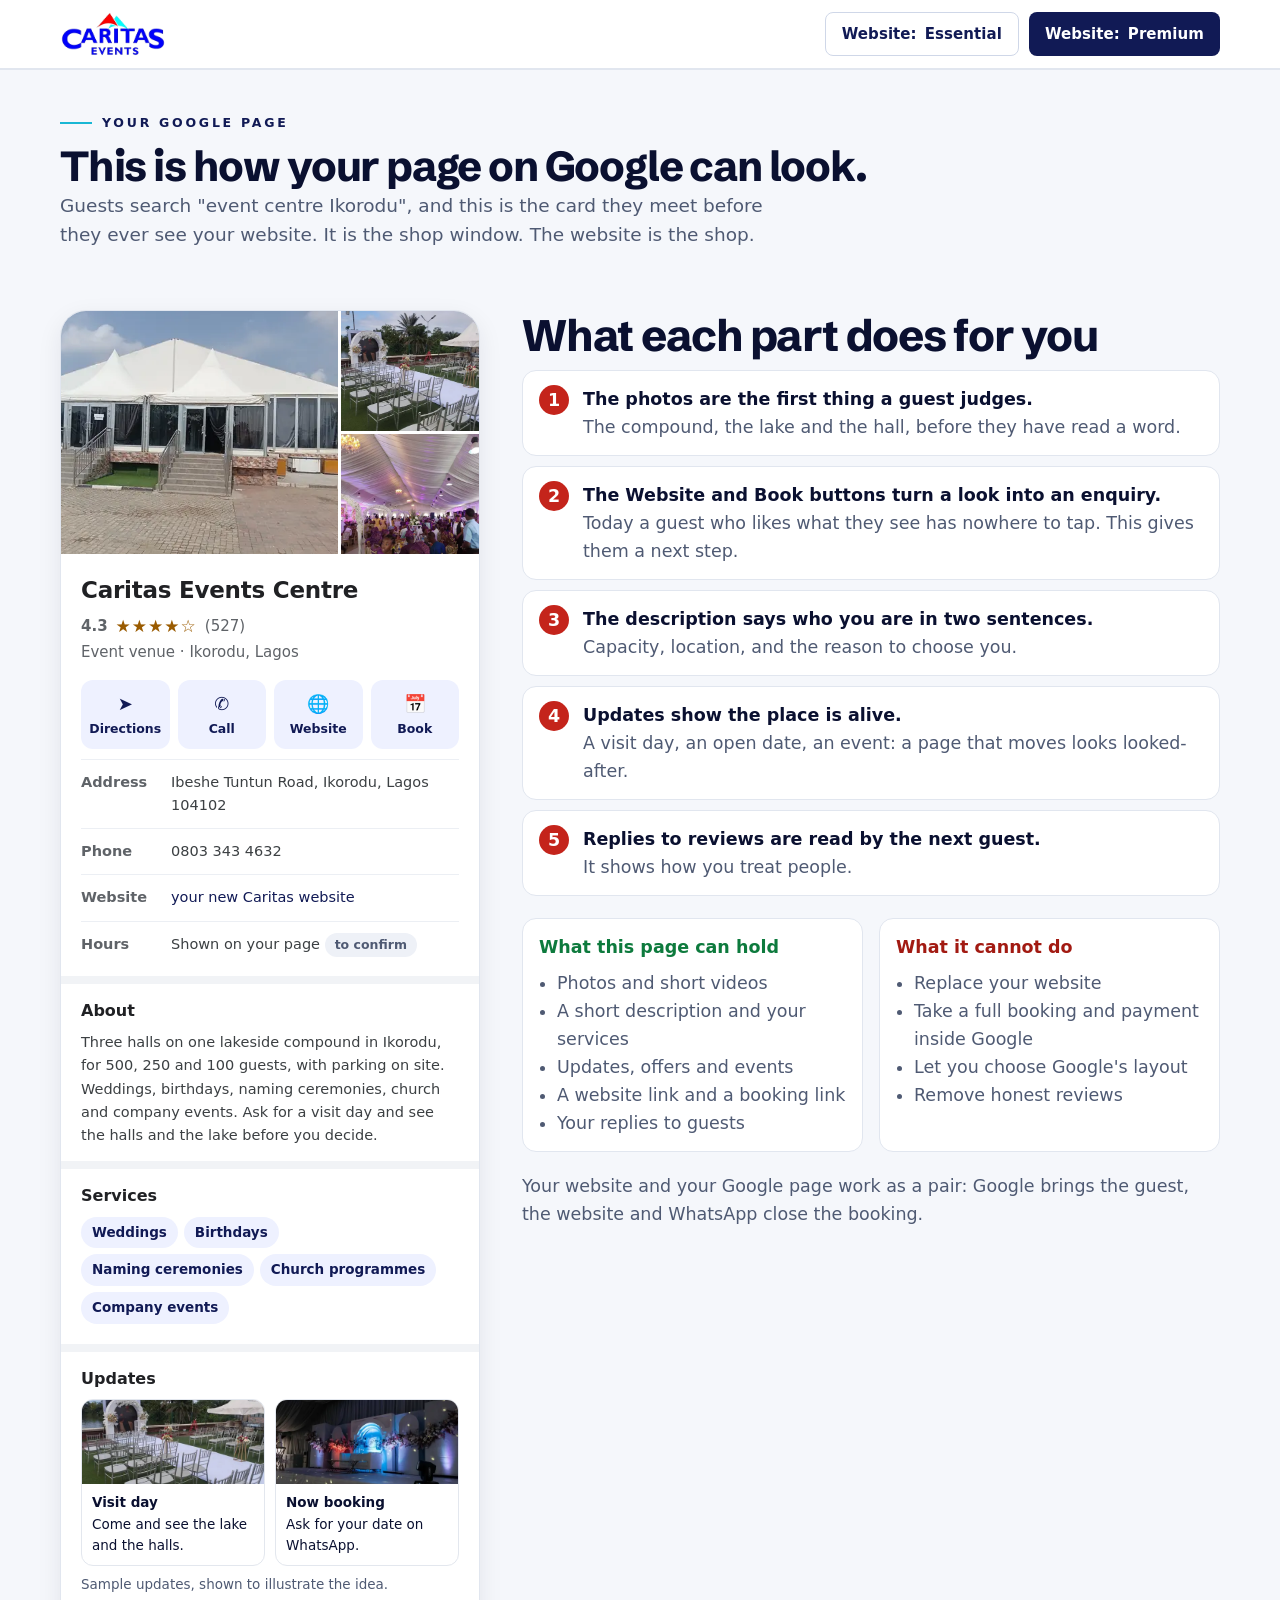
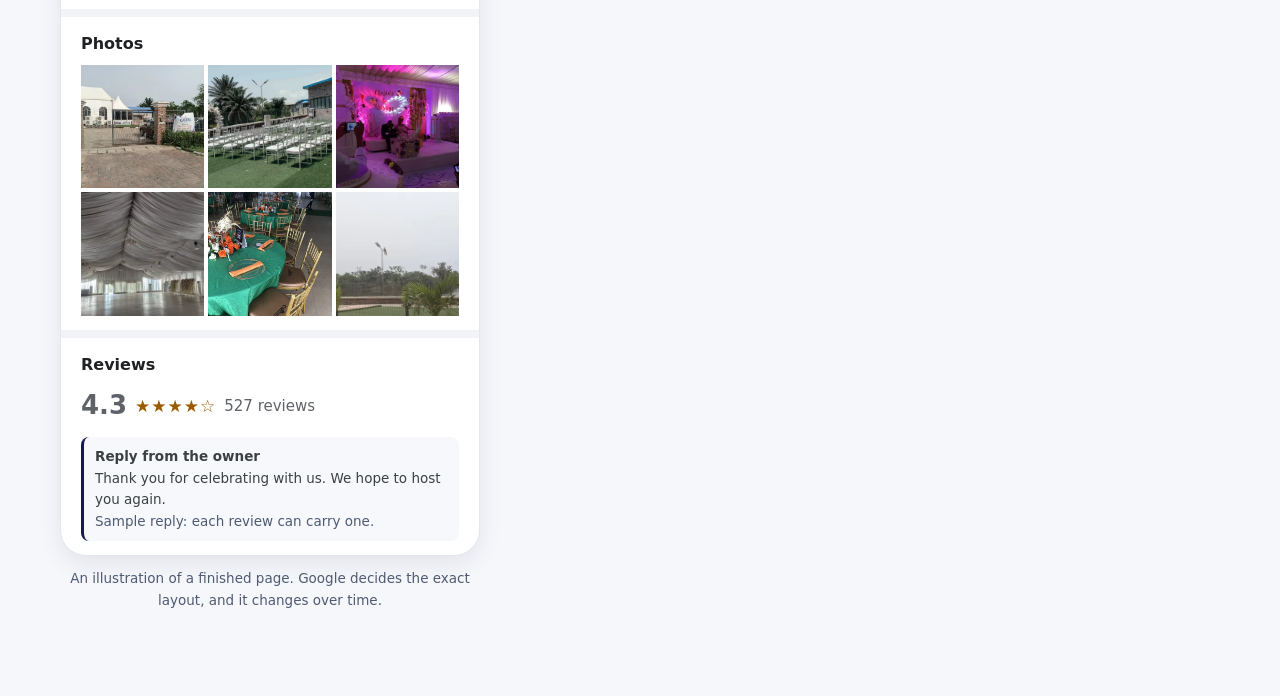
<file: google-profile-preview.html>
<!doctype html>
<html lang="en"><head><meta charset="utf-8"><meta name="robots" content="noindex, nofollow"><meta name="description" content="How the Caritas Events Centre page on Google can look: photos, services, updates and replies to reviews."><link rel="icon" type="image/png" href="assets/img/favicon.png">
<meta name="viewport" content="width=device-width, initial-scale=1">
<title>Caritas on Google: how your page can look</title>
<link rel="stylesheet" href="assets/site.css">
<style>
  body{background:var(--mist)}
  .stage{display:grid;grid-template-columns:420px 1fr;gap:42px;align-items:start;padding:46px 0 70px}
  @media(max-width:960px){.stage{grid-template-columns:1fr}}
  .phone{background:#fff;border-radius:26px;box-shadow:var(--shadow);overflow:hidden;border:1px solid var(--line);max-width:420px;margin-inline:auto}
  .ph-top{display:grid;grid-template-columns:2fr 1fr;grid-template-rows:120px 120px;gap:3px}
  .ph-top img{width:100%;height:100%;object-fit:cover}
  .ph-top .big{grid-row:1/3}
  .body{padding:18px 20px 8px}
  .name{font-size:23px;font-weight:700;color:#202124;letter-spacing:-.01em}
  .rate{display:flex;gap:8px;align-items:center;color:#5f6368;font-size:15px;margin-top:4px}
  .stars{color:#9a5b00;letter-spacing:1px}
  .cat{color:#5f6368;font-size:15px}
  .acts{display:grid;grid-template-columns:repeat(4,1fr);gap:8px;margin:16px 0 10px;text-align:center;font-size:12.5px;color:var(--navy);font-weight:600}
  .acts div{padding:10px 0;border-radius:12px;background:#eef1ff}
  .acts i{display:block;font-style:normal;font-size:18px}
  .row{display:flex;gap:12px;padding:11px 0;border-top:1px solid #eceff4;font-size:14.5px;color:#3c4043}
  .row b{min-width:78px;color:#5f6368;font-weight:600}
  .sec{padding:14px 20px;border-top:8px solid #f1f3f6}
  .sec h4{margin:0 0 8px;font-size:16px;color:#202124}
  .chip{display:inline-block;background:#eef1ff;color:var(--navy);padding:5px 11px;border-radius:999px;font-size:13.5px;margin:0 6px 6px 0;font-weight:600}
  .posts{display:grid;grid-template-columns:1fr 1fr;gap:10px}
  .post{border:1px solid #e3e7ee;border-radius:12px;overflow:hidden;font-size:13.5px}
  .post img{width:100%;height:84px;object-fit:cover}
  .post div{padding:8px 10px}
  .pgrid{display:grid;grid-template-columns:repeat(3,1fr);gap:4px}
  .pgrid img{width:100%;aspect-ratio:1/1;object-fit:cover}
  .own{background:#f6f8fb;border-left:3px solid var(--navy);padding:9px 11px;border-radius:8px;font-size:13.5px;color:#3c4043}
  .legend h2{margin-bottom:10px}
  .pin{display:flex;gap:14px;align-items:flex-start;background:#fff;border:1px solid var(--line);border-radius:14px;padding:14px 16px;margin:10px 0}
  .pin span.n{flex:none;width:30px;height:30px;border-radius:50%;background:var(--coral);color:#fff;display:grid;place-items:center;font-weight:800}
  .two{display:grid;grid-template-columns:1fr 1fr;gap:16px;margin-top:22px}
  @media(max-width:700px){.two{grid-template-columns:1fr}}
  .can,.cant{border-radius:14px;padding:14px 16px;border:1px solid var(--line);background:#fff}
  .can b{color:#0d7a3d}.cant b{color:var(--coral-d)}
  .can ul,.cant ul{margin:8px 0 0;padding-left:18px;color:var(--muted)}
  @media(max-width:560px){header.top .btn{padding:8px 12px;font-size:14px;min-height:40px}header.top .wrap>div{gap:6px!important}}
</style></head>
<body><script>document.documentElement.className+=" js"</script>
<header class="top"><div class="wrap"><a class="logo" href="index.html"><img src="assets/img/logo.png" alt="Caritas Events Centre" width="106" height="46"></a>
<div style="display:flex;gap:10px"><a class="btn btn-line btn-sm" href="essential/index.html"><span class="hide-sm">Website: </span>Essential</a><a class="btn btn-navy btn-sm" href="premium/index.html"><span class="hide-sm">Website: </span>Premium</a></div></div></header>

<main id="main" class="wrap">
<div style="padding-top:44px"><div class="eyebrow">Your Google page</div>
<h1 style="font-size:clamp(28px,4vw,42px)">This is how your page on Google can look.</h1>
<p class="lead">Guests search "event centre Ikorodu", and this is the card they meet before they ever see your website. It is the shop window. The website is the shop.</p></div>

<div class="stage">
  <div>
    <div class="phone" aria-label="Illustration of the Caritas Events Centre page on Google Maps">
      <div class="ph-top">
        <img class="big" src="assets/img/exterior-main-hall-480.webp" width="1400" height="1054" loading="lazy" decoding="async" alt="The main hall">
        <img src="assets/img/lakeside-ceremony-garden-480.webp" width="1020" height="768" loading="lazy" decoding="async" alt="The lakeside garden">
        <img src="assets/img/marquee-interior-wedding-480.webp" width="1400" height="1050" loading="lazy" decoding="async" alt="Inside the hall">
      </div>
      <div class="body">
        <div class="name">Caritas Events Centre</div>
        <div class="rate"><b>4.3</b><span class="stars">&#9733;&#9733;&#9733;&#9733;&#9734;</span><span>(527)</span></div>
        <div class="cat">Event venue &middot; Ikorodu, Lagos</div>
        <div class="acts"><div><i>&#10148;</i>Directions</div><div><i>&#9990;</i>Call</div><div><i>&#127760;</i>Website</div><div><i>&#128197;</i>Book</div></div>
        <div class="row"><b>Address</b><span>Ibeshe Tuntun Road, Ikorodu, Lagos 104102</span></div>
        <div class="row"><b>Phone</b><span>0803 343 4632</span></div>
        <div class="row"><b>Website</b><span style="color:var(--navy)">your new Caritas website</span></div>
        <div class="row"><b>Hours</b><span>Shown on your page <span class="tbc">to confirm</span></span></div>
      </div>
      <div class="sec"><h4>About</h4><p style="margin:0;font-size:14.5px;color:#3c4043">Three halls on one lakeside compound in Ikorodu, for 500, 250 and 100 guests, with parking on site. Weddings, birthdays, naming ceremonies, church and company events. Ask for a visit day and see the halls and the lake before you decide.</p></div>
      <div class="sec"><h4>Services</h4><span class="chip">Weddings</span><span class="chip">Birthdays</span><span class="chip">Naming ceremonies</span><span class="chip">Church programmes</span><span class="chip">Company events</span></div>
      <div class="sec"><h4>Updates</h4><div class="posts">
        <div class="post"><img src="assets/img/lakeside-ceremony-garden-480.webp" width="1020" height="768" loading="lazy" decoding="async" alt=""><div><b>Visit day</b><br>Come and see the lake and the halls.</div></div>
        <div class="post"><img src="assets/img/stage-blue-lighting-480.webp" width="1400" height="934" loading="lazy" decoding="async" alt=""><div><b>Now booking</b><br>Ask for your date on WhatsApp.</div></div></div>
        <p class="note" style="margin:8px 0 0">Sample updates, shown to illustrate the idea.</p></div>
      <div class="sec"><h4>Photos</h4><div class="pgrid">
        <img src="assets/img/gate-and-signboard-480.webp" width="1400" height="1050" loading="lazy" decoding="async" alt=""><img src="assets/img/garden-chairs-by-water-480.webp" width="1400" height="934" loading="lazy" decoding="async" alt=""><img src="assets/img/stage-pink-lighting-480.webp" width="1400" height="1050" loading="lazy" decoding="async" alt="">
        <img src="assets/img/marquee-interior-empty-480.webp" width="1400" height="788" loading="lazy" decoding="async" alt=""><img src="assets/img/table-setting-green-480.webp" width="1125" height="1501" loading="lazy" decoding="async" alt=""><img src="assets/img/water-view-480.webp" width="1400" height="788" loading="lazy" decoding="async" alt=""></div></div>
      <div class="sec"><h4>Reviews</h4><div class="rate"><b style="font-size:26px">4.3</b><span class="stars">&#9733;&#9733;&#9733;&#9733;&#9734;</span><span>527 reviews</span></div>
        <div class="own" style="margin-top:10px"><b>Reply from the owner</b><br>Thank you for celebrating with us. We hope to host you again.<br><span class="note">Sample reply: each review can carry one.</span></div></div>
    </div>
    <p class="note center" style="margin-top:12px">An illustration of a finished page. Google decides the exact layout, and it changes over time.</p>
  </div>

  <div class="legend">
    <h2>What each part does for you</h2>
    <div class="pin"><span class="n">1</span><div><b>The photos are the first thing a guest judges.</b><br><span style="color:var(--muted)">The compound, the lake and the hall, before they have read a word.</span></div></div>
    <div class="pin"><span class="n">2</span><div><b>The Website and Book buttons turn a look into an enquiry.</b><br><span style="color:var(--muted)">Today a guest who likes what they see has nowhere to tap. This gives them a next step.</span></div></div>
    <div class="pin"><span class="n">3</span><div><b>The description says who you are in two sentences.</b><br><span style="color:var(--muted)">Capacity, location, and the reason to choose you.</span></div></div>
    <div class="pin"><span class="n">4</span><div><b>Updates show the place is alive.</b><br><span style="color:var(--muted)">A visit day, an open date, an event: a page that moves looks looked-after.</span></div></div>
    <div class="pin"><span class="n">5</span><div><b>Replies to reviews are read by the next guest.</b><br><span style="color:var(--muted)">It shows how you treat people.</span></div></div>
    <div class="two">
      <div class="can"><b>What this page can hold</b><ul><li>Photos and short videos</li><li>A short description and your services</li><li>Updates, offers and events</li><li>A website link and a booking link</li><li>Your replies to guests</li></ul></div>
      <div class="cant"><b>What it cannot do</b><ul><li>Replace your website</li><li>Take a full booking and payment inside Google</li><li>Let you choose Google's layout</li><li>Remove honest reviews</li></ul></div>
    </div>
    <p style="margin-top:20px;color:var(--muted)">Your website and your Google page work as a pair: Google brings the guest, the website and WhatsApp close the booking.</p>
  </div>
</div>
</main>
<script src="assets/site.js"></script>
</body></html>
</file>
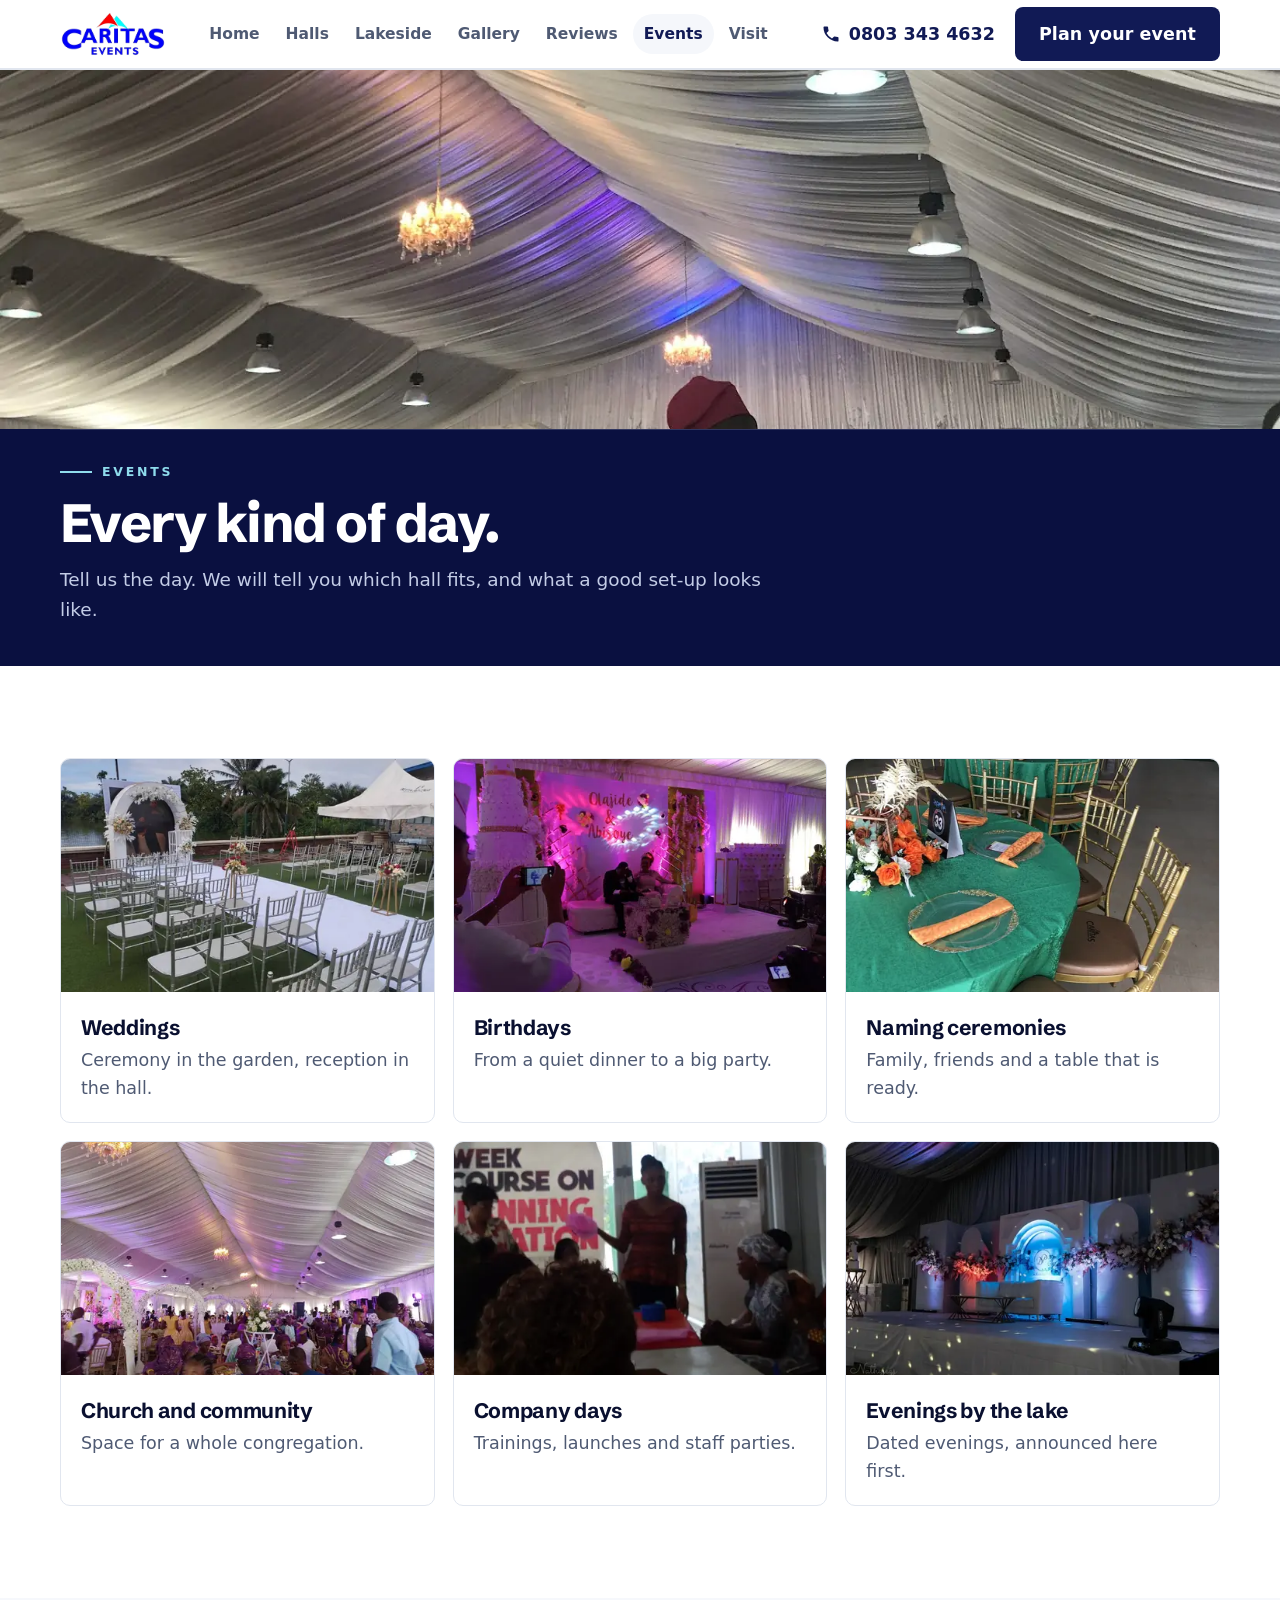
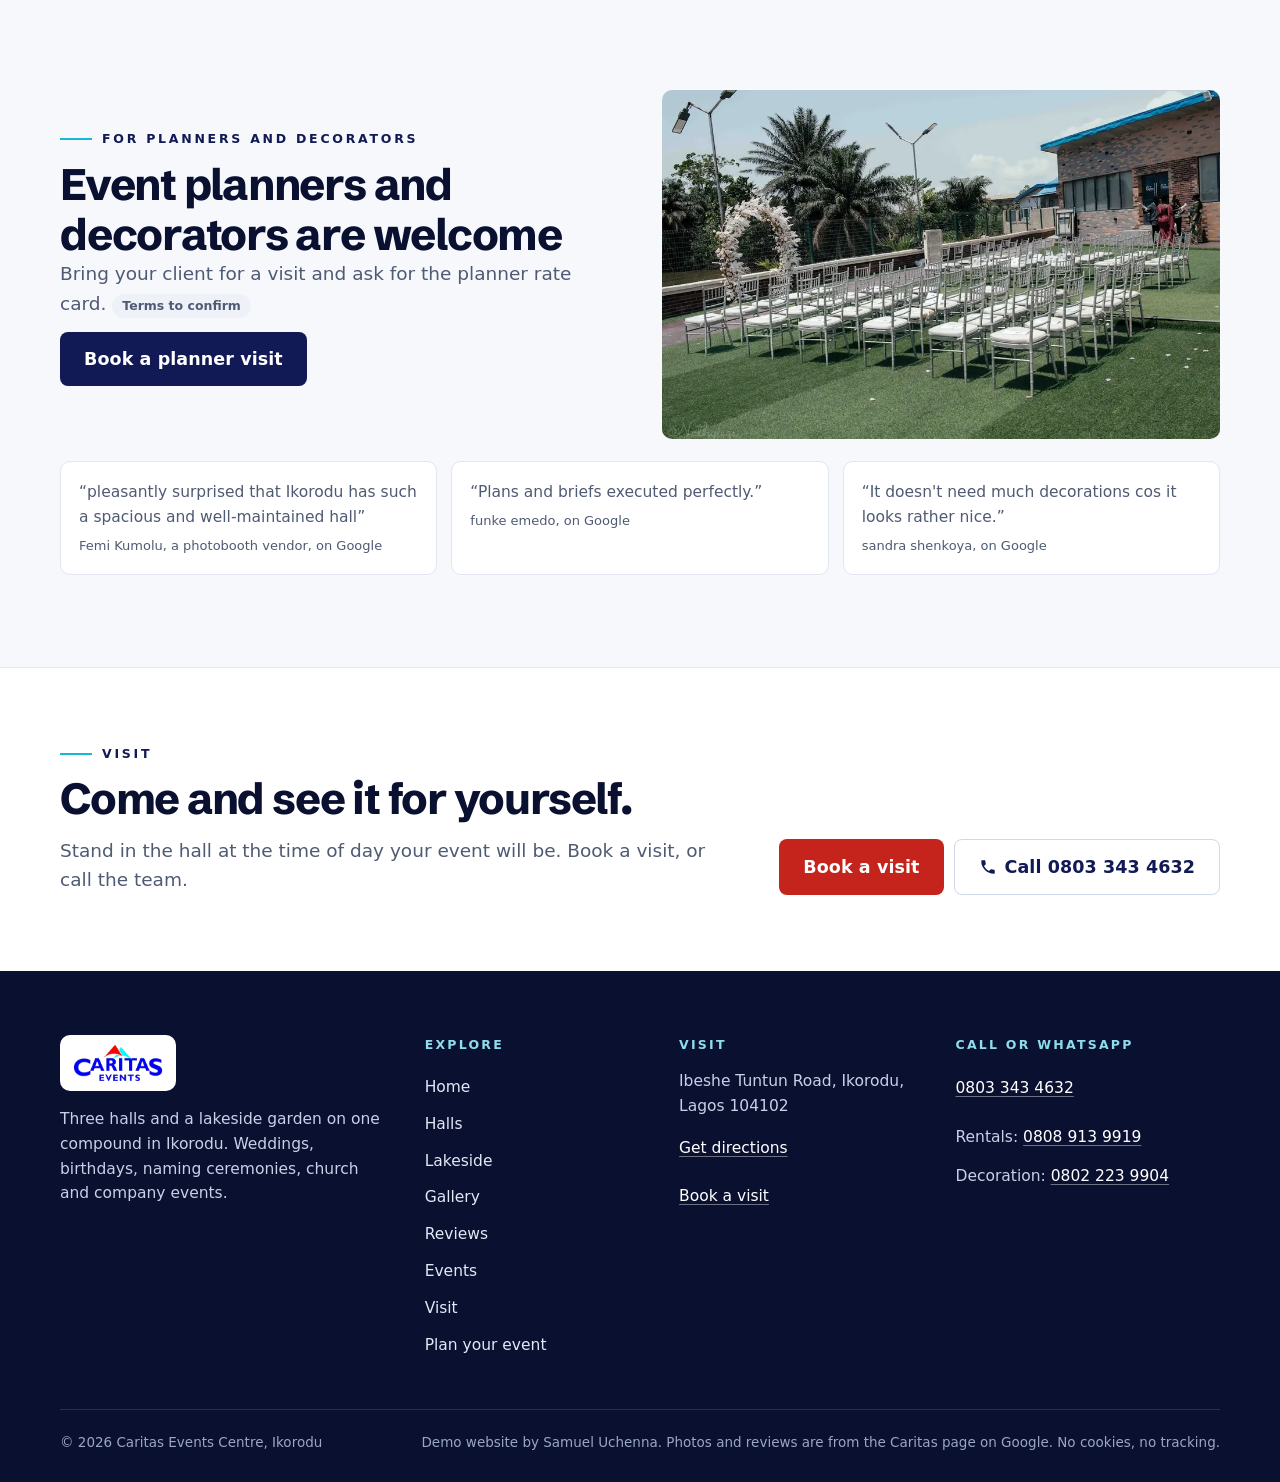
<file: premium/events.html>
<!doctype html><html lang="en"><head><meta charset="utf-8"><meta name="viewport" content="width=device-width, initial-scale=1"><meta name="robots" content="noindex, nofollow"><meta name="theme-color" content="#111a55"><title>Events | Caritas Events Centre</title><meta name="description" content="Weddings, birthdays, naming ceremonies, church and company events at Caritas Events Centre, Ikorodu."><link rel="icon" type="image/png" href="../assets/img/favicon.png"><link rel="preload" as="image" href="../assets/img/marquee-ceiling-crowd-960.webp" imagesrcset="../assets/img/marquee-ceiling-crowd-480.webp 480w, ../assets/img/marquee-ceiling-crowd-960.webp 960w, ../assets/img/marquee-ceiling-crowd-1400.webp 1400w" imagesizes="100vw" fetchpriority="high"><link rel="preload" as="font" type="font/woff2" href="../assets/fonts/schibsted-grotesk.woff2" crossorigin><script>document.documentElement.className+=" js"</script><link rel="stylesheet" href="../assets/site.css"></head><body class="pro"><a class="skip" href="#main">Skip to the content</a><header class="top"><div class="wrap"><a class="logo" href="index.html" aria-label="Caritas Events Centre home"><img src="../assets/img/logo.png" alt="Caritas Events Centre" width="106" height="46"></a><nav class="links" id="site-nav" aria-label="Main"><a href="index.html">Home</a><a href="halls.html">Halls</a><a href="lakeside.html">Lakeside</a><a href="gallery.html">Gallery</a><a href="reviews.html">Reviews</a><a href="events.html" aria-current="page">Events</a><a href="visit.html">Visit</a></nav><div class="hdr-right"><a class="ph-link hide-sm" href="tel:+2348033434632"><svg class="ico" viewBox="0 0 24 24" aria-hidden="true"><path d="M6.62 10.79a15.05 15.05 0 0 0 6.59 6.59l2.2-2.2a1 1 0 0 1 1.01-.24c1.12.37 2.33.57 3.58.57a1 1 0 0 1 1 1V20a1 1 0 0 1-1 1A17 17 0 0 1 3 4a1 1 0 0 1 1-1h3.5a1 1 0 0 1 1 1c0 1.25.2 2.46.57 3.58a1 1 0 0 1-.25 1.01l-2.2 2.2z"/></svg>0803 343 4632</a><a class="btn btn-coral hide-sm" href="plan.html">Plan your event</a><button class="btn btn-line menu-btn" aria-label="Menu" aria-controls="site-nav">Menu</button></div></div></header><main id="main"><section class="phead" style="padding:0"><div class="ph-photo"><img src="../assets/img/marquee-ceiling-crowd-960.webp" srcset="../assets/img/marquee-ceiling-crowd-480.webp 480w, ../assets/img/marquee-ceiling-crowd-960.webp 960w, ../assets/img/marquee-ceiling-crowd-1400.webp 1400w" sizes="100vw" width="1400" height="1867" alt="The draped ceiling of the hall over a full reception" fetchpriority="high" decoding="async"></div><div class="wrap phead-in"><div class="eyebrow">Events</div><h1>Every kind of day.</h1><p class="lead">Tell us the day. We will tell you which hall fits, and what a good set-up looks like.</p></div></section><section style="padding-top:10px"><div class="wrap"><div class="halls"><article class="hall reveal" style="padding:0;overflow:hidden"><div class="photo wide" style="border-radius:0;box-shadow:none"><img src="../assets/img/lakeside-ceremony-garden-960.webp" srcset="../assets/img/lakeside-ceremony-garden-480.webp 480w, ../assets/img/lakeside-ceremony-garden-960.webp 960w, ../assets/img/lakeside-ceremony-garden-1020.webp 1020w" sizes="(max-width:900px) 100vw, 380px" width="1020" height="768" alt="The lakeside garden, set for a ceremony, with the water behind" loading="lazy" decoding="async"></div><div style="padding:16px 20px 20px"><h3>Weddings</h3><p style="color:var(--muted);margin:6px 0 0">Ceremony in the garden, reception in the hall.</p></div></article><article class="hall reveal" style="padding:0;overflow:hidden"><div class="photo wide" style="border-radius:0;box-shadow:none"><img src="../assets/img/stage-pink-lighting-960.webp" srcset="../assets/img/stage-pink-lighting-480.webp 480w, ../assets/img/stage-pink-lighting-960.webp 960w, ../assets/img/stage-pink-lighting-1400.webp 1400w" sizes="(max-width:900px) 100vw, 380px" width="1400" height="1050" alt="A reception stage with pink lighting" loading="lazy" decoding="async"></div><div style="padding:16px 20px 20px"><h3>Birthdays</h3><p style="color:var(--muted);margin:6px 0 0">From a quiet dinner to a big party.</p></div></article><article class="hall reveal" style="padding:0;overflow:hidden"><div class="photo wide" style="border-radius:0;box-shadow:none"><img src="../assets/img/table-setting-green-960.webp" srcset="../assets/img/table-setting-green-480.webp 480w, ../assets/img/table-setting-green-960.webp 960w, ../assets/img/table-setting-green-1125.webp 1125w" sizes="(max-width:900px) 100vw, 380px" width="1125" height="1501" alt="A table set in green and gold" loading="lazy" decoding="async"></div><div style="padding:16px 20px 20px"><h3>Naming ceremonies</h3><p style="color:var(--muted);margin:6px 0 0">Family, friends and a table that is ready.</p></div></article><article class="hall reveal" style="padding:0;overflow:hidden"><div class="photo wide" style="border-radius:0;box-shadow:none"><img src="../assets/img/marquee-interior-wedding-960.webp" srcset="../assets/img/marquee-interior-wedding-480.webp 480w, ../assets/img/marquee-interior-wedding-960.webp 960w, ../assets/img/marquee-interior-wedding-1400.webp 1400w" sizes="(max-width:900px) 100vw, 380px" width="1400" height="1050" alt="Inside the marquee hall at a wedding reception" loading="lazy" decoding="async"></div><div style="padding:16px 20px 20px"><h3>Church and community</h3><p style="color:var(--muted);margin:6px 0 0">Space for a whole congregation.</p></div></article><article class="hall reveal" style="padding:0;overflow:hidden"><div class="photo wide" style="border-radius:0;box-shadow:none"><img src="../assets/guests/p013_2-960.webp" srcset="../assets/guests/p013_2-480.webp 480w, ../assets/guests/p013_2-960.webp 960w, ../assets/guests/p013_2-1600.webp 1600w" sizes="(max-width:900px) 100vw, 380px" width="1600" height="1445" alt="Photo by Favour YUSUF (Eniigmar), from the Caritas page on Google" loading="lazy" decoding="async"></div><div style="padding:16px 20px 20px"><h3>Company days</h3><p style="color:var(--muted);margin:6px 0 0">Trainings, launches and staff parties.</p></div></article><article class="hall reveal" style="padding:0;overflow:hidden"><div class="photo wide" style="border-radius:0;box-shadow:none"><img src="../assets/img/stage-blue-lighting-960.webp" srcset="../assets/img/stage-blue-lighting-480.webp 480w, ../assets/img/stage-blue-lighting-960.webp 960w, ../assets/img/stage-blue-lighting-1400.webp 1400w" sizes="(max-width:900px) 100vw, 380px" width="1400" height="934" alt="A stage with blue lighting and flowers" loading="lazy" decoding="async"></div><div style="padding:16px 20px 20px"><h3>Evenings by the lake</h3><p style="color:var(--muted);margin:6px 0 0">Dated evenings, announced here first.</p></div></article></div></div></section><section class="mist"><div class="wrap split"><div><div class="eyebrow">For planners and decorators</div><h2>Event planners and decorators are welcome</h2><p class="lead">Bring your client for a visit and ask for the planner rate card. <span class="tbc">Terms to confirm</span></p><p><a class="btn btn-navy" href="visit.html">Book a planner visit</a></p></div><div class="photo wide"><img src="../assets/img/garden-chairs-by-water-960.webp" srcset="../assets/img/garden-chairs-by-water-480.webp 480w, ../assets/img/garden-chairs-by-water-960.webp 960w, ../assets/img/garden-chairs-by-water-1400.webp 1400w" sizes="(max-width:900px) 100vw, 560px" width="1400" height="934" alt="Ceremony chairs set out on the lawn beside the water" loading="lazy" decoding="async"></div></div><div class="wrap"><div class="cards"><div class="card"><q>pleasantly surprised that Ikorodu has such a spacious and well-maintained hall</q><cite>Femi Kumolu, a photobooth vendor, on Google</cite></div><div class="card"><q>Plans and briefs executed perfectly.</q><cite>funke emedo, on Google</cite></div><div class="card"><q>It doesn't need much decorations cos it looks rather nice.</q><cite>sandra shenkoya, on Google</cite></div></div></div></section><section class="closing"><div class="wrap closing-in"><div><div class="eyebrow">Visit</div><h2>Come and see it for yourself.</h2><p class="lead">Stand in the hall at the time of day your event will be. Book a visit, or call the team.</p></div><div class="closing-acts"><a class="btn btn-coral" href="visit.html">Book a visit</a><a class="btn btn-line" href="tel:+2348033434632"><svg class="ico" viewBox="0 0 24 24" aria-hidden="true"><path d="M6.62 10.79a15.05 15.05 0 0 0 6.59 6.59l2.2-2.2a1 1 0 0 1 1.01-.24c1.12.37 2.33.57 3.58.57a1 1 0 0 1 1 1V20a1 1 0 0 1-1 1A17 17 0 0 1 3 4a1 1 0 0 1 1-1h3.5a1 1 0 0 1 1 1c0 1.25.2 2.46.57 3.58a1 1 0 0 1-.25 1.01l-2.2 2.2z"/></svg>Call 0803 343 4632</a></div></div></section></main><footer class="dark pfoot"><div class="wrap"><div class="pf-cols"><div><a class="pf-logo" href="index.html" aria-label="Caritas Events Centre home"><img src="../assets/img/logo.png" alt="Caritas Events Centre" width="106" height="46"></a><p>Three halls and a lakeside garden on one compound in Ikorodu. Weddings, birthdays, naming ceremonies, church and company events.</p></div><div><b>Explore</b><nav class="pf-links" aria-label="Footer"><a href="index.html">Home</a><a href="halls.html">Halls</a><a href="lakeside.html">Lakeside</a><a href="gallery.html">Gallery</a><a href="reviews.html">Reviews</a><a href="events.html">Events</a><a href="visit.html">Visit</a><a href="plan.html">Plan your event</a></nav></div><div><b>Visit</b><p>Ibeshe Tuntun Road, Ikorodu, Lagos 104102</p><p><a href="https://www.google.com/maps/search/?api=1&query=6.5848341,3.4921721" target="_blank" rel="noopener">Get directions</a></p><p><a href="visit.html">Book a visit</a></p></div><div><b>Call or WhatsApp</b><p><a href="tel:+2348033434632">0803 343 4632</a></p><p>Rentals: <a href="tel:+2348089139919">0808 913 9919</a><br>Decoration: <a href="tel:+2348022239904">0802 223 9904</a></p></div></div><div class="pf-legal"><span>&copy; 2026 Caritas Events Centre, Ikorodu</span><span>Demo website by Samuel Uchenna. Photos and reviews are from the Caritas page on Google. No cookies, no tracking.</span></div></div></footer><div class="bar"><a class="btn call" href="tel:+2348033434632" aria-label="Call Caritas on 0803 343 4632"><svg class="ico ring" viewBox="0 0 24 24" aria-hidden="true"><path d="M6.62 10.79a15.05 15.05 0 0 0 6.59 6.59l2.2-2.2a1 1 0 0 1 1.01-.24c1.12.37 2.33.57 3.58.57a1 1 0 0 1 1 1V20a1 1 0 0 1-1 1A17 17 0 0 1 3 4a1 1 0 0 1 1-1h3.5a1 1 0 0 1 1 1c0 1.25.2 2.46.57 3.58a1 1 0 0 1-.25 1.01l-2.2 2.2z"/></svg><span>Call the team<small>0803 343 4632</small></span></a><a class="btn btn-coral" href="plan.html">Plan your event</a></div>
<div class="modal" id="m-date" role="dialog" aria-modal="true" aria-labelledby="t-date">
  <div class="sheet">
    <button class="x" data-close aria-label="Close">&times;</button>
    <h3 id="t-date">Check your date</h3>
    <p class="note">Four details. It opens WhatsApp with your message ready to send. We reply with the answer.</p>
    <form id="f-date">
      <div class="row2"><div><label for="d-date">Date</label><input id="d-date" type="date" required></div>
      <div><label for="d-guests">Guests</label><input id="d-guests" type="number" min="10" max="500" inputmode="numeric" placeholder="e.g. 200" required></div></div>
      <label for="d-type">Type of event</label>
      <select id="d-type"><option>Wedding</option><option>Birthday</option><option>Naming ceremony</option><option>Anniversary</option><option>Church or community programme</option><option>Company event</option><option>Other</option></select>
      <label for="d-name">Your name</label><input id="d-name" autocomplete="name" required>
      <p style="margin-top:18px"><button class="btn btn-coral" style="width:100%" type="submit">See my message</button></p>
    </form>
    <div class="out" style="display:none">
      <div class="preview" id="d-msg"></div>
      <p><a class="btn btn-coral" style="width:100%" id="d-wa" target="_blank" rel="noopener">Open WhatsApp and send</a></p>
      <p class="note">Nothing is sent until you press send inside WhatsApp.</p>
    </div>
  </div>
</div><script src="../assets/site.js"></script></body></html>
</file>
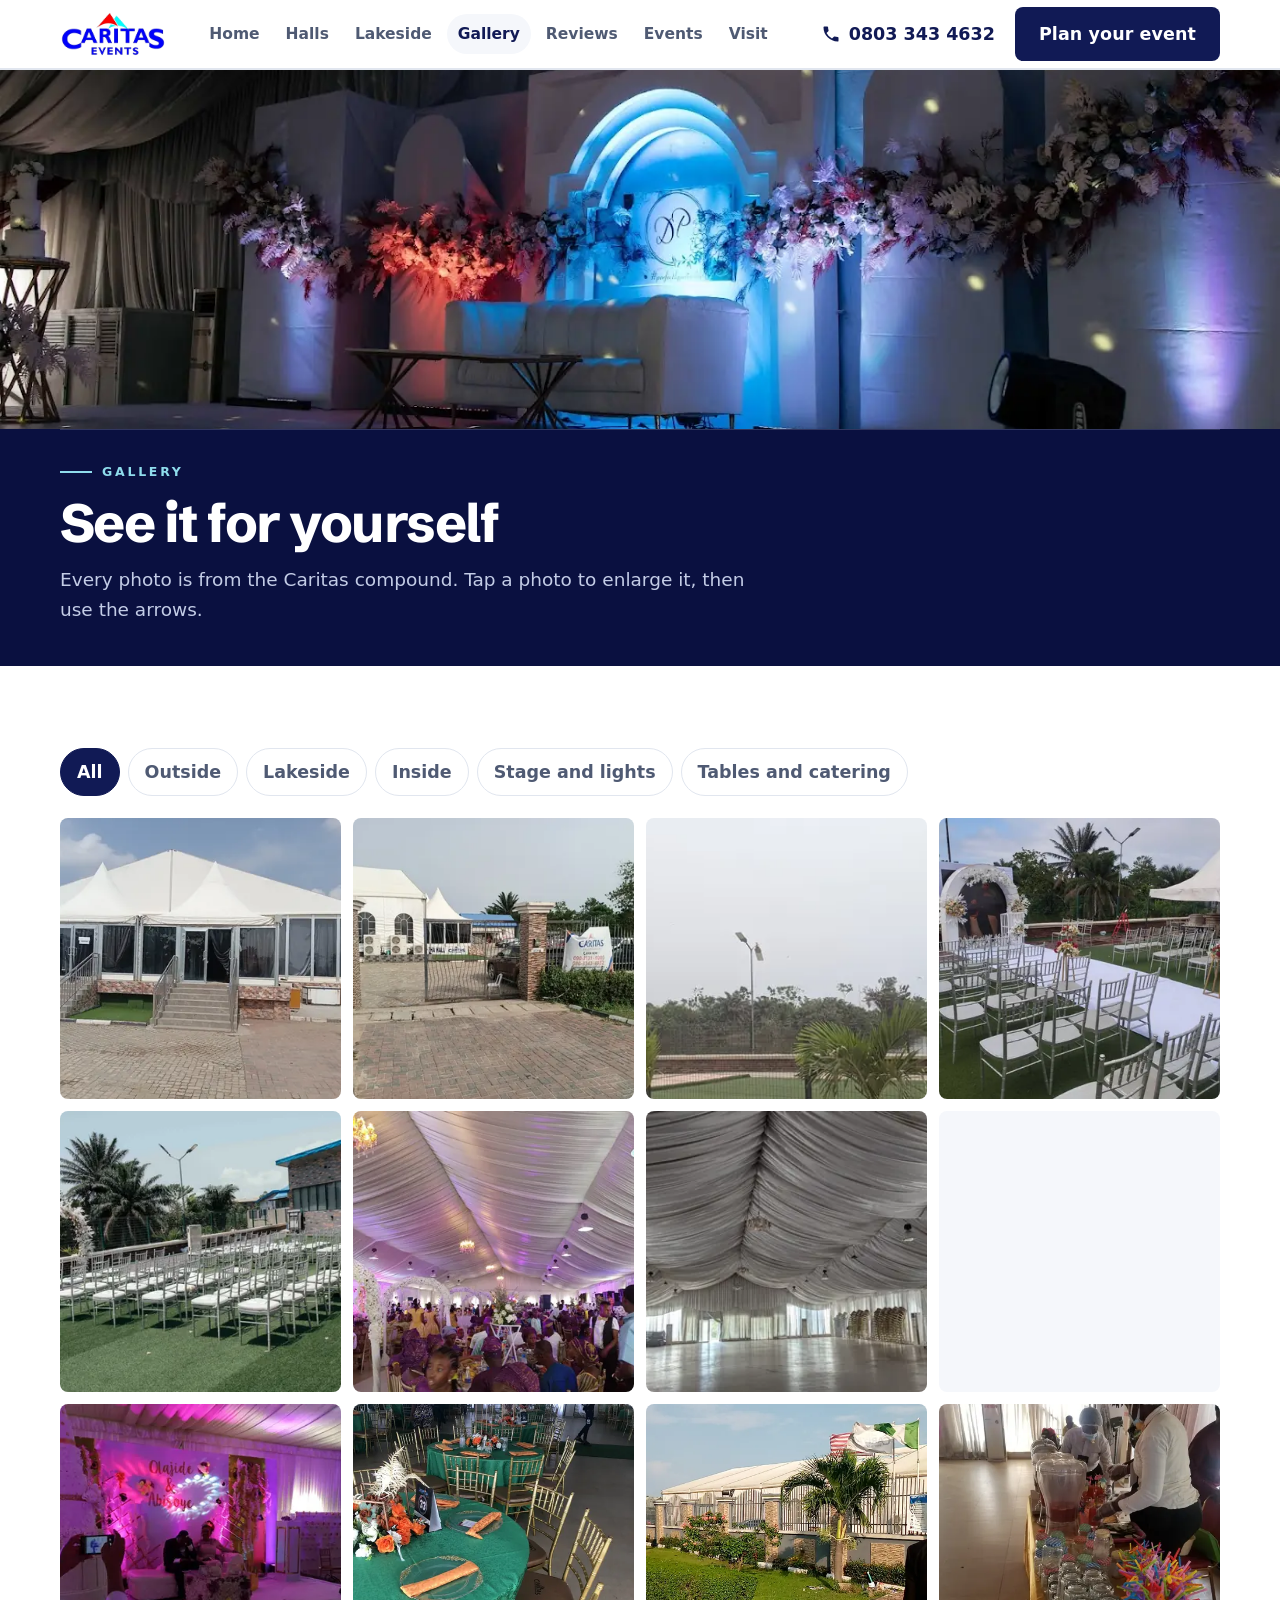
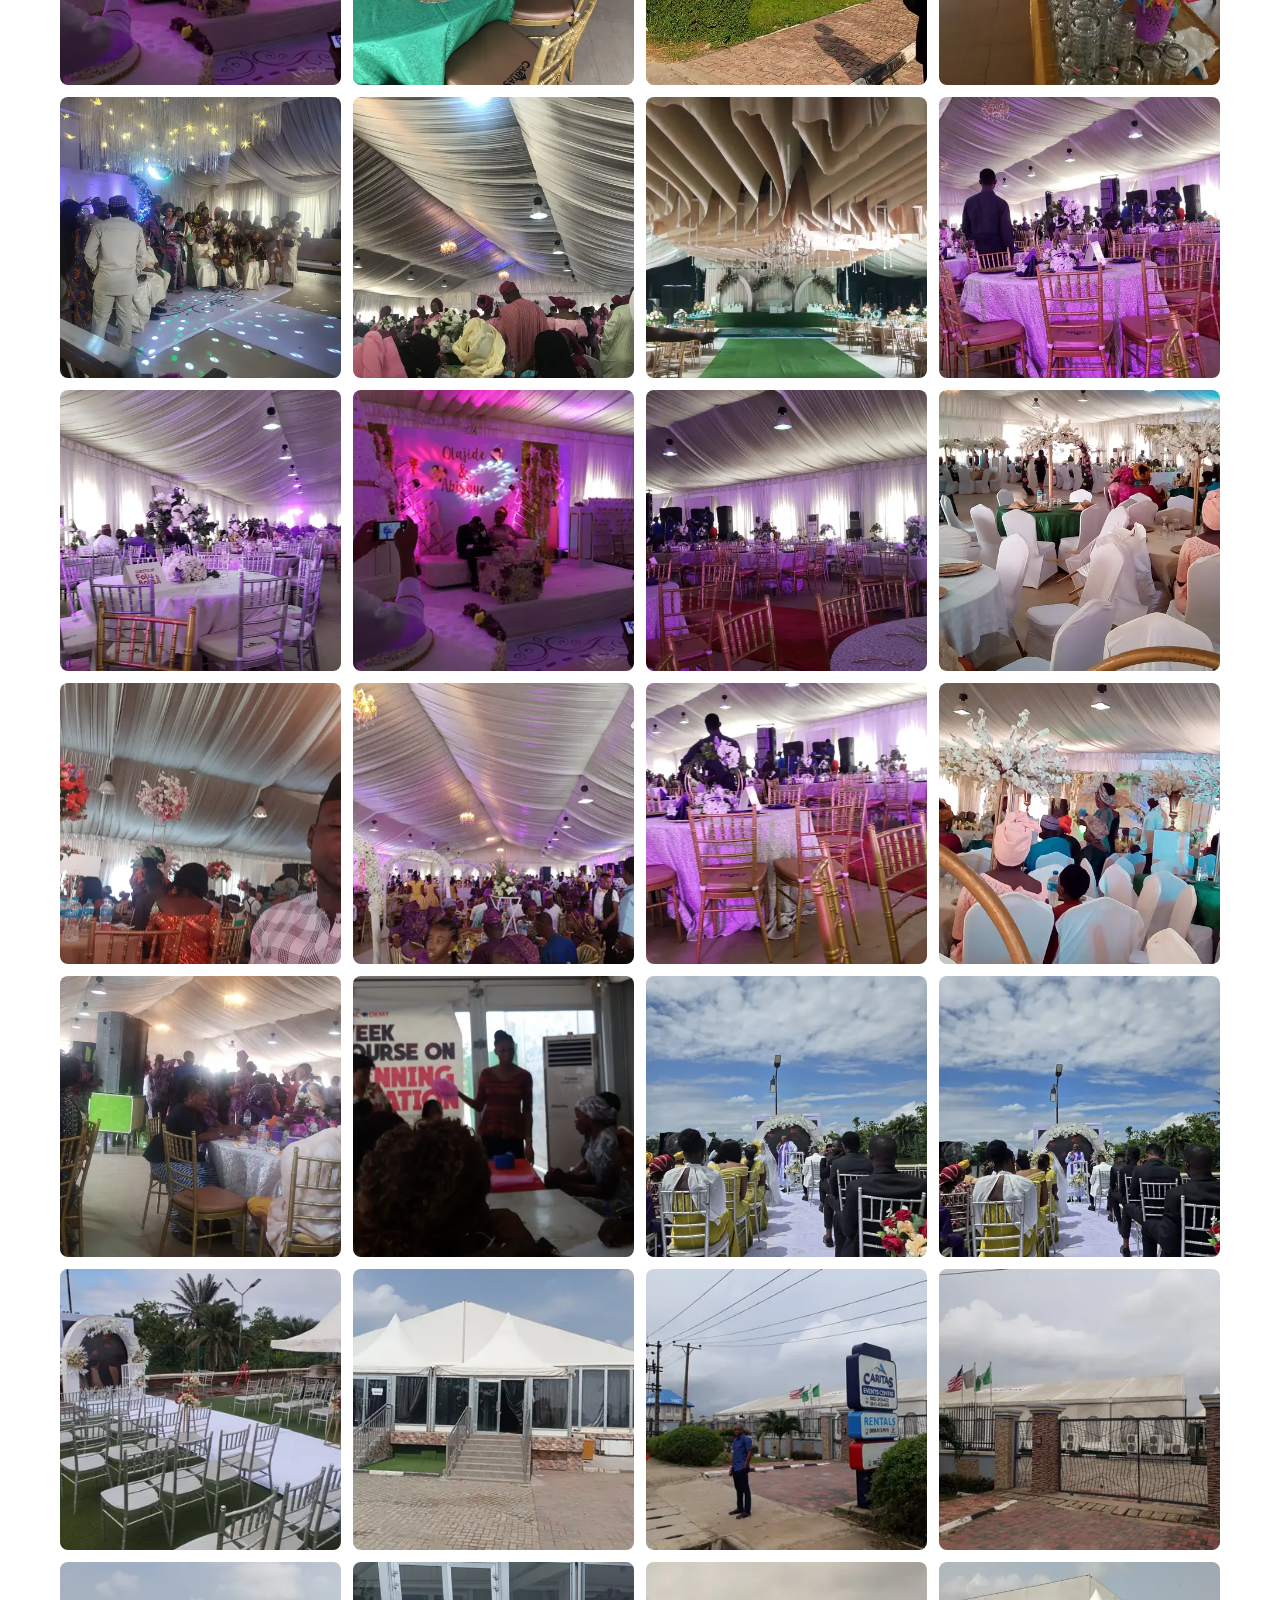
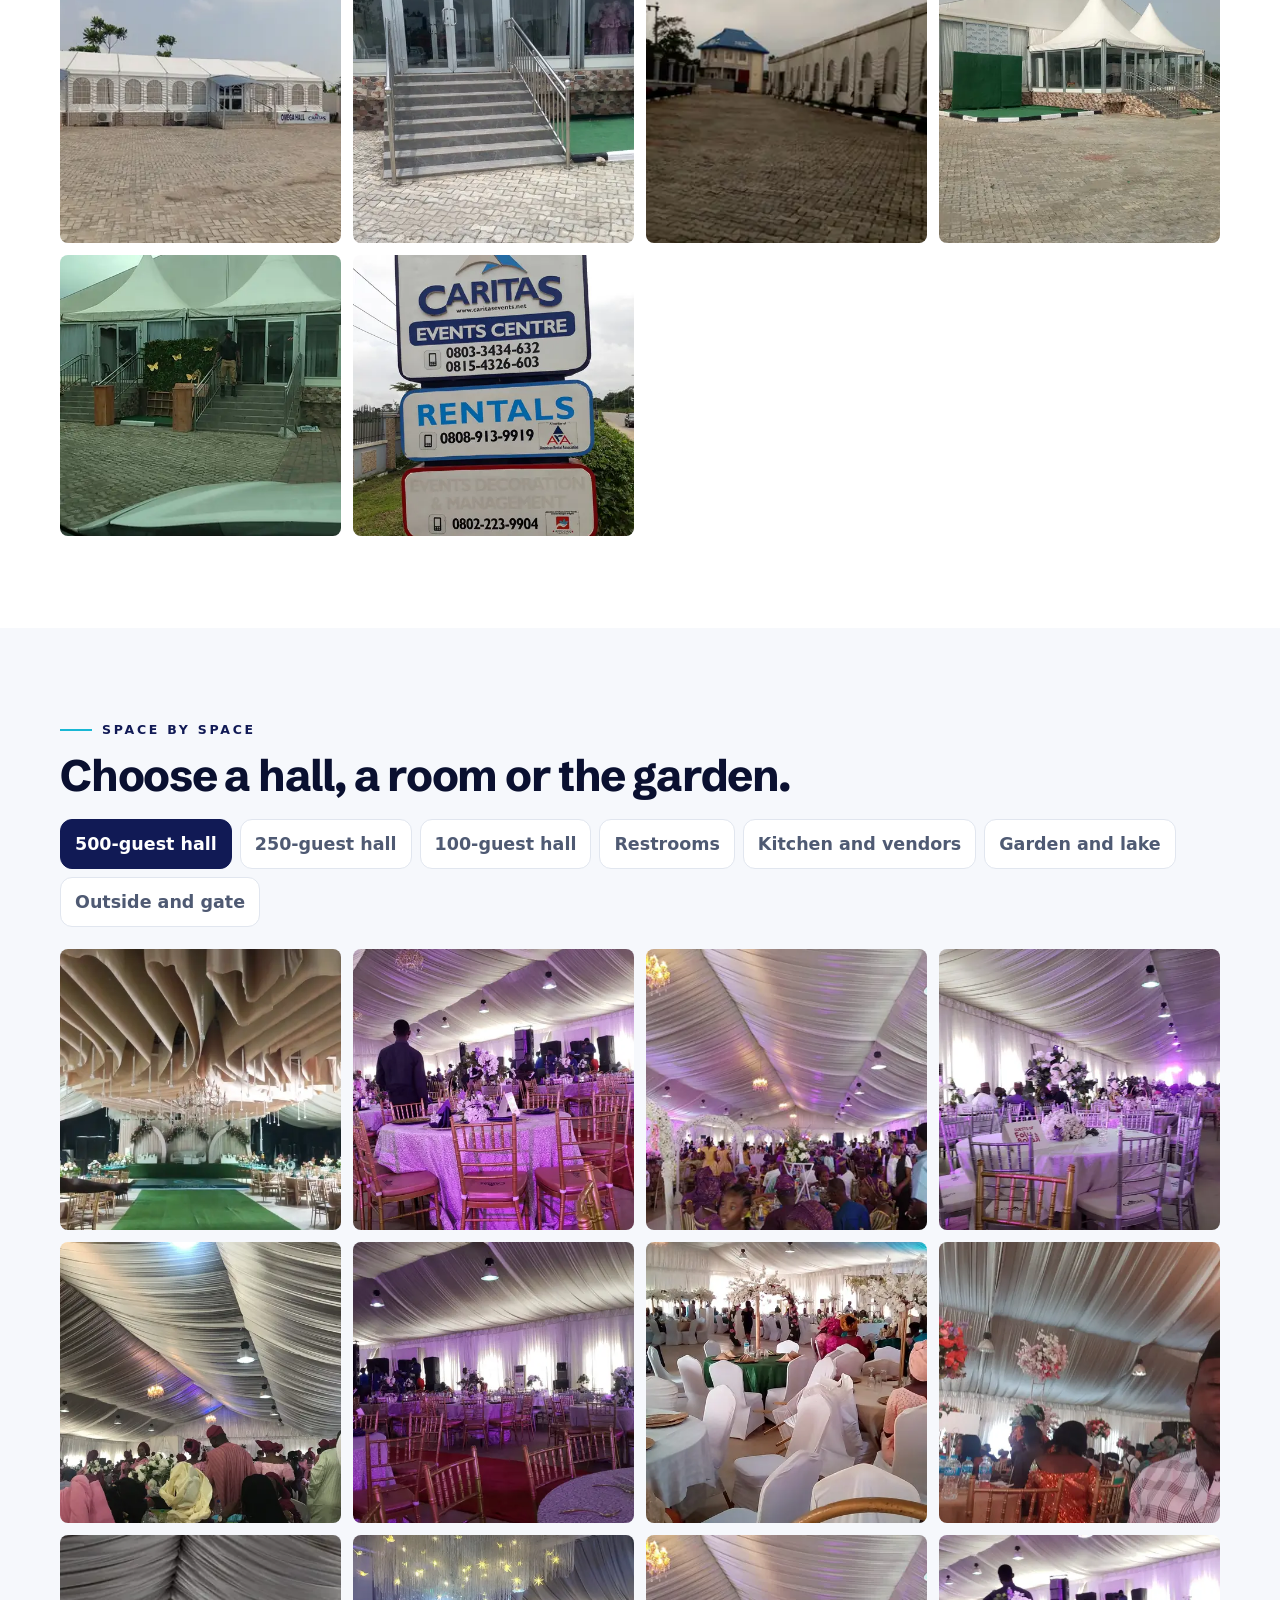
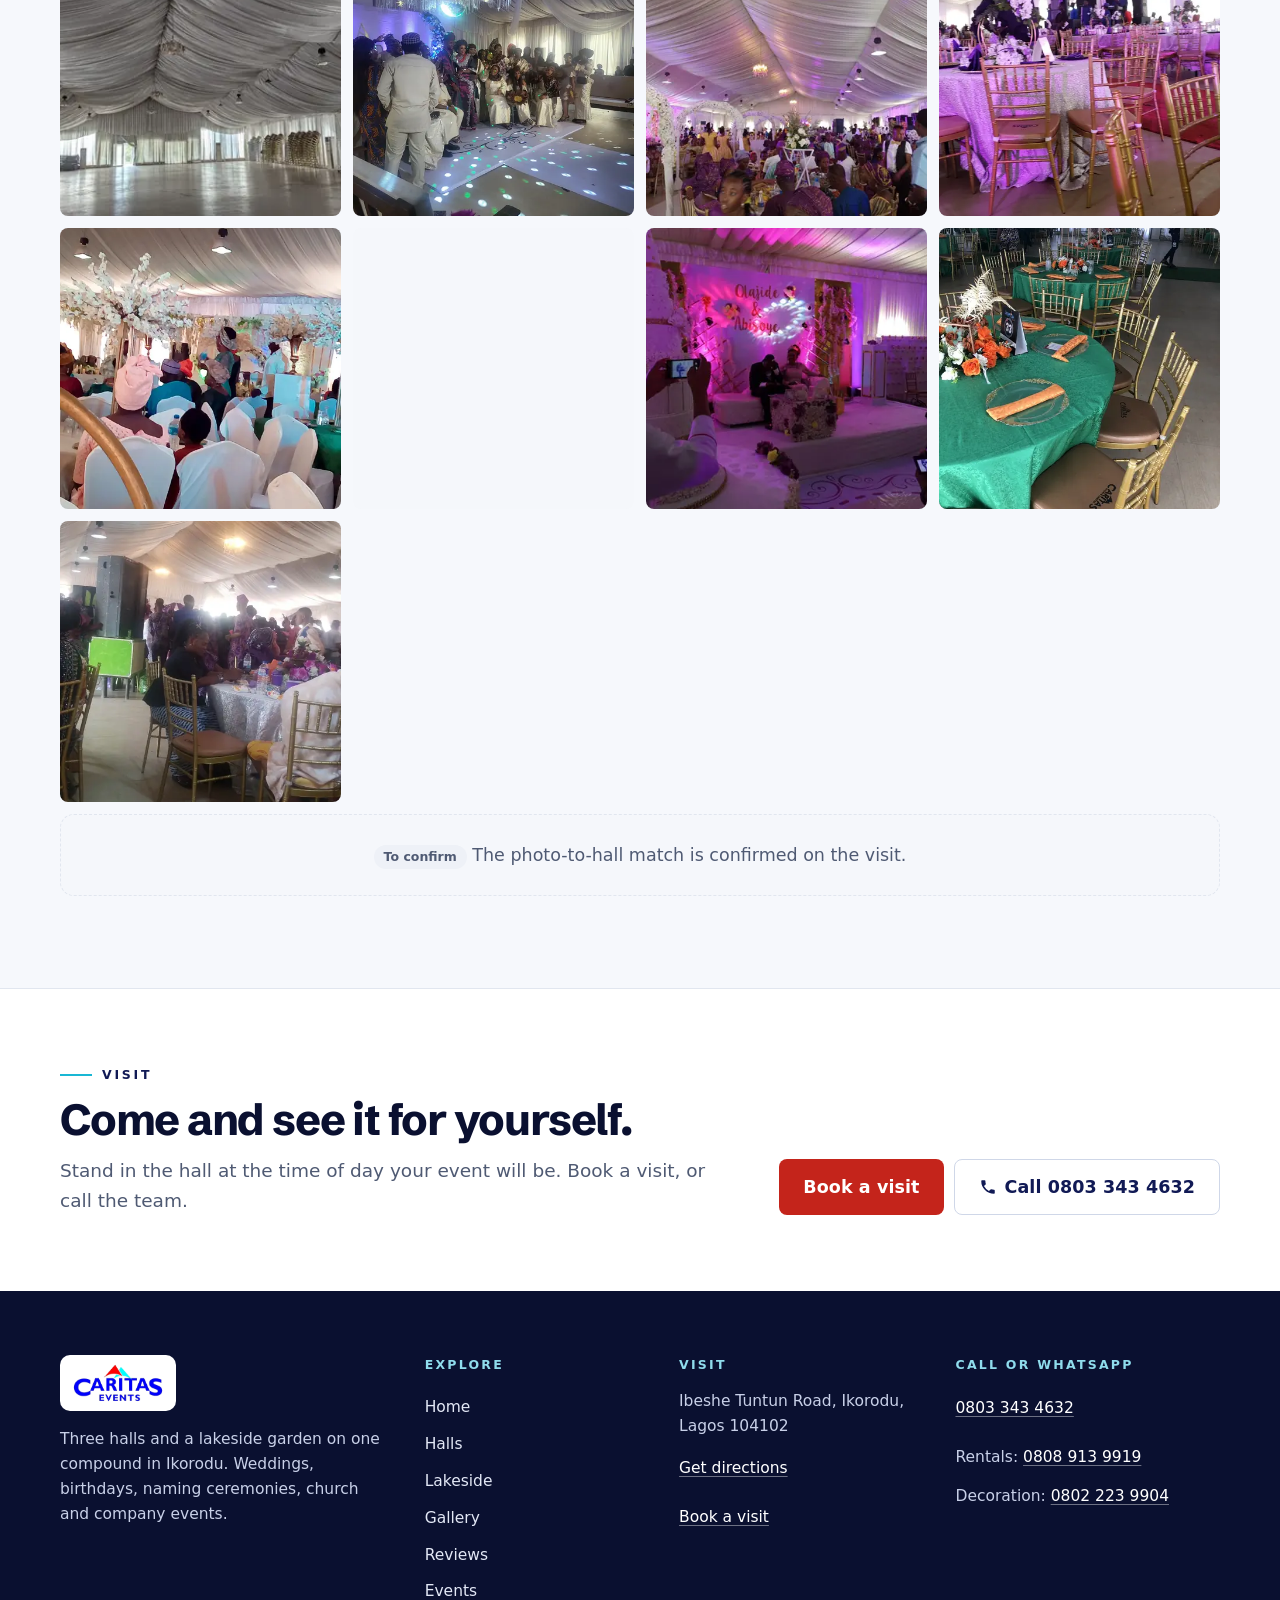
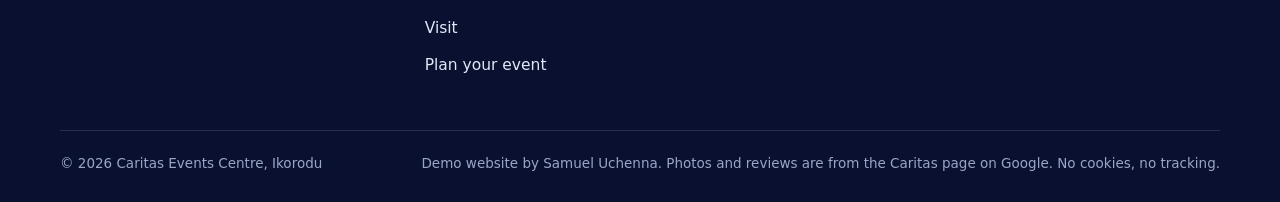
<file: premium/gallery.html>
<!doctype html><html lang="en"><head><meta charset="utf-8"><meta name="viewport" content="width=device-width, initial-scale=1"><meta name="robots" content="noindex, nofollow"><meta name="theme-color" content="#111a55"><title>Gallery | Caritas Events Centre</title><meta name="description" content="Photos of the halls, the stage, the lakeside garden and the compound at Caritas Events Centre."><link rel="icon" type="image/png" href="../assets/img/favicon.png"><link rel="preload" as="image" href="../assets/img/stage-blue-lighting-960.webp" imagesrcset="../assets/img/stage-blue-lighting-480.webp 480w, ../assets/img/stage-blue-lighting-960.webp 960w, ../assets/img/stage-blue-lighting-1400.webp 1400w" imagesizes="100vw" fetchpriority="high"><link rel="preload" as="font" type="font/woff2" href="../assets/fonts/schibsted-grotesk.woff2" crossorigin><script>document.documentElement.className+=" js"</script><link rel="stylesheet" href="../assets/site.css"></head><body class="pro"><a class="skip" href="#main">Skip to the content</a><header class="top"><div class="wrap"><a class="logo" href="index.html" aria-label="Caritas Events Centre home"><img src="../assets/img/logo.png" alt="Caritas Events Centre" width="106" height="46"></a><nav class="links" id="site-nav" aria-label="Main"><a href="index.html">Home</a><a href="halls.html">Halls</a><a href="lakeside.html">Lakeside</a><a href="gallery.html" aria-current="page">Gallery</a><a href="reviews.html">Reviews</a><a href="events.html">Events</a><a href="visit.html">Visit</a></nav><div class="hdr-right"><a class="ph-link hide-sm" href="tel:+2348033434632"><svg class="ico" viewBox="0 0 24 24" aria-hidden="true"><path d="M6.62 10.79a15.05 15.05 0 0 0 6.59 6.59l2.2-2.2a1 1 0 0 1 1.01-.24c1.12.37 2.33.57 3.58.57a1 1 0 0 1 1 1V20a1 1 0 0 1-1 1A17 17 0 0 1 3 4a1 1 0 0 1 1-1h3.5a1 1 0 0 1 1 1c0 1.25.2 2.46.57 3.58a1 1 0 0 1-.25 1.01l-2.2 2.2z"/></svg>0803 343 4632</a><a class="btn btn-coral hide-sm" href="plan.html">Plan your event</a><button class="btn btn-line menu-btn" aria-label="Menu" aria-controls="site-nav">Menu</button></div></div></header><main id="main"><section class="phead" style="padding:0"><div class="ph-photo"><img src="../assets/img/stage-blue-lighting-960.webp" srcset="../assets/img/stage-blue-lighting-480.webp 480w, ../assets/img/stage-blue-lighting-960.webp 960w, ../assets/img/stage-blue-lighting-1400.webp 1400w" sizes="100vw" width="1400" height="934" alt="A stage with blue lighting and flowers" fetchpriority="high" decoding="async"></div><div class="wrap phead-in"><div class="eyebrow">Gallery</div><h1>See it for yourself</h1><p class="lead">Every photo is from the Caritas compound. Tap a photo to enlarge it, then use the arrows.</p></div></section><section style="padding-top:6px"><div class="wrap"><div class="chips" data-for="allgal" role="group" aria-label="Filter photos"><button class="on" data-f="all" aria-pressed="true">All</button><button data-f="outside" aria-pressed="false">Outside</button><button data-f="lake" aria-pressed="false">Lakeside</button><button data-f="inside" aria-pressed="false">Inside</button><button data-f="stage" aria-pressed="false">Stage and lights</button><button data-f="tables" aria-pressed="false">Tables and catering</button></div><div class="gal" id="allgal"><button data-zoom data-cat="outside" data-full="../assets/img/exterior-main-hall-1400.webp" aria-label="Enlarge photo"><img src="../assets/img/exterior-main-hall-960.webp" srcset="../assets/img/exterior-main-hall-480.webp 480w, ../assets/img/exterior-main-hall-960.webp 960w, ../assets/img/exterior-main-hall-1400.webp 1400w" sizes="(max-width:900px) 50vw, 25vw" width="1400" height="1054" alt="The main marquee hall, seen from the forecourt" loading="lazy" decoding="async"></button><button data-zoom data-cat="outside" data-full="../assets/img/gate-and-signboard-1400.webp" aria-label="Enlarge photo"><img src="../assets/img/gate-and-signboard-960.webp" srcset="../assets/img/gate-and-signboard-480.webp 480w, ../assets/img/gate-and-signboard-960.webp 960w, ../assets/img/gate-and-signboard-1400.webp 1400w" sizes="(max-width:900px) 50vw, 25vw" width="1400" height="1050" alt="The gate and signboard at Caritas Events Centre" loading="lazy" decoding="async"></button><button data-zoom data-cat="lake" data-full="../assets/img/water-view-1400.webp" aria-label="Enlarge photo"><img src="../assets/img/water-view-960.webp" srcset="../assets/img/water-view-480.webp 480w, ../assets/img/water-view-960.webp 960w, ../assets/img/water-view-1400.webp 1400w" sizes="(max-width:900px) 50vw, 25vw" width="1400" height="788" alt="The water beyond the compound wall" loading="lazy" decoding="async"></button><button data-zoom data-cat="lake" data-full="../assets/img/lakeside-ceremony-garden-1020.webp" aria-label="Enlarge photo"><img src="../assets/img/lakeside-ceremony-garden-960.webp" srcset="../assets/img/lakeside-ceremony-garden-480.webp 480w, ../assets/img/lakeside-ceremony-garden-960.webp 960w, ../assets/img/lakeside-ceremony-garden-1020.webp 1020w" sizes="(max-width:900px) 50vw, 25vw" width="1020" height="768" alt="The lakeside garden, set for a ceremony, with the water behind" loading="lazy" decoding="async"></button><button data-zoom data-cat="lake" data-full="../assets/img/garden-chairs-by-water-1400.webp" aria-label="Enlarge photo"><img src="../assets/img/garden-chairs-by-water-960.webp" srcset="../assets/img/garden-chairs-by-water-480.webp 480w, ../assets/img/garden-chairs-by-water-960.webp 960w, ../assets/img/garden-chairs-by-water-1400.webp 1400w" sizes="(max-width:900px) 50vw, 25vw" width="1400" height="934" alt="Ceremony chairs set out on the lawn beside the water" loading="lazy" decoding="async"></button><button data-zoom data-cat="inside" data-full="../assets/img/marquee-interior-wedding-1400.webp" aria-label="Enlarge photo"><img src="../assets/img/marquee-interior-wedding-960.webp" srcset="../assets/img/marquee-interior-wedding-480.webp 480w, ../assets/img/marquee-interior-wedding-960.webp 960w, ../assets/img/marquee-interior-wedding-1400.webp 1400w" sizes="(max-width:900px) 50vw, 25vw" width="1400" height="1050" alt="Inside the marquee hall at a wedding reception" loading="lazy" decoding="async"></button><button data-zoom data-cat="inside" data-full="../assets/img/marquee-interior-empty-1400.webp" aria-label="Enlarge photo"><img src="../assets/img/marquee-interior-empty-960.webp" srcset="../assets/img/marquee-interior-empty-480.webp 480w, ../assets/img/marquee-interior-empty-960.webp 960w, ../assets/img/marquee-interior-empty-1400.webp 1400w" sizes="(max-width:900px) 50vw, 25vw" width="1400" height="788" alt="The marquee hall before the guests arrive" loading="lazy" decoding="async"></button><button data-zoom data-cat="stage inside" data-full="../assets/img/stage-blue-lighting-1400.webp" aria-label="Enlarge photo"><img src="../assets/img/stage-blue-lighting-960.webp" srcset="../assets/img/stage-blue-lighting-480.webp 480w, ../assets/img/stage-blue-lighting-960.webp 960w, ../assets/img/stage-blue-lighting-1400.webp 1400w" sizes="(max-width:900px) 50vw, 25vw" width="1400" height="934" alt="A stage with blue lighting and flowers" loading="lazy" decoding="async"></button><button data-zoom data-cat="stage inside" data-full="../assets/img/stage-pink-lighting-1400.webp" aria-label="Enlarge photo"><img src="../assets/img/stage-pink-lighting-960.webp" srcset="../assets/img/stage-pink-lighting-480.webp 480w, ../assets/img/stage-pink-lighting-960.webp 960w, ../assets/img/stage-pink-lighting-1400.webp 1400w" sizes="(max-width:900px) 50vw, 25vw" width="1400" height="1050" alt="A reception stage with pink lighting" loading="lazy" decoding="async"></button><button data-zoom data-cat="tables" data-full="../assets/img/table-setting-green-1125.webp" aria-label="Enlarge photo"><img src="../assets/img/table-setting-green-960.webp" srcset="../assets/img/table-setting-green-480.webp 480w, ../assets/img/table-setting-green-960.webp 960w, ../assets/img/table-setting-green-1125.webp 1125w" sizes="(max-width:900px) 50vw, 25vw" width="1125" height="1501" alt="A table set in green and gold" loading="lazy" decoding="async"></button><button data-zoom data-cat="outside" data-full="../assets/img/exterior-entrance-palm-1080.webp" aria-label="Enlarge photo"><img src="../assets/img/exterior-entrance-palm-960.webp" srcset="../assets/img/exterior-entrance-palm-480.webp 480w, ../assets/img/exterior-entrance-palm-960.webp 960w, ../assets/img/exterior-entrance-palm-1080.webp 1080w" sizes="(max-width:900px) 50vw, 25vw" width="1080" height="1920" alt="A palm tree and hedge at the entrance" loading="lazy" decoding="async"></button><button data-zoom data-cat="tables" data-full="../assets/img/catering-table-1400.webp" aria-label="Enlarge photo"><img src="../assets/img/catering-table-960.webp" srcset="../assets/img/catering-table-480.webp 480w, ../assets/img/catering-table-960.webp 960w, ../assets/img/catering-table-1400.webp 1400w" sizes="(max-width:900px) 50vw, 25vw" width="1400" height="1867" alt="Refreshments being prepared for guests" loading="lazy" decoding="async"></button><button data-zoom data-cat="inside" data-full="../assets/img/dance-floor-lights-1400.webp" aria-label="Enlarge photo"><img src="../assets/img/dance-floor-lights-960.webp" srcset="../assets/img/dance-floor-lights-480.webp 480w, ../assets/img/dance-floor-lights-960.webp 960w, ../assets/img/dance-floor-lights-1400.webp 1400w" sizes="(max-width:900px) 50vw, 25vw" width="1400" height="1867" alt="Guests on the dance floor under party lights" loading="lazy" decoding="async"></button><button data-zoom data-cat="inside" data-full="../assets/img/marquee-ceiling-crowd-1400.webp" aria-label="Enlarge photo"><img src="../assets/img/marquee-ceiling-crowd-960.webp" srcset="../assets/img/marquee-ceiling-crowd-480.webp 480w, ../assets/img/marquee-ceiling-crowd-960.webp 960w, ../assets/img/marquee-ceiling-crowd-1400.webp 1400w" sizes="(max-width:900px) 50vw, 25vw" width="1400" height="1867" alt="The draped ceiling of the hall over a full reception" loading="lazy" decoding="async"></button><button data-zoom data-cat="inside" data-full="../assets/guests/p267_0-1088.webp" aria-label="Enlarge photo"><img src="../assets/guests/p267_0-960.webp" srcset="../assets/guests/p267_0-480.webp 480w, ../assets/guests/p267_0-960.webp 960w, ../assets/guests/p267_0-1088.webp 1088w" sizes="(max-width:900px) 50vw, 25vw" width="1088" height="1440" alt="Photo by Nmankor Deborah, from the Caritas page on Google" loading="lazy" decoding="async"></button><button data-zoom data-cat="inside" data-full="../assets/guests/p041_1-1080.webp" aria-label="Enlarge photo"><img src="../assets/guests/p041_1-960.webp" srcset="../assets/guests/p041_1-480.webp 480w, ../assets/guests/p041_1-960.webp 960w, ../assets/guests/p041_1-1080.webp 1080w" sizes="(max-width:900px) 50vw, 25vw" width="1080" height="1920" alt="Photo by Engr. Moji Oyelowo, from the Caritas page on Google" loading="lazy" decoding="async"></button><button data-zoom data-cat="inside" data-full="../assets/guests/p041_0-1080.webp" aria-label="Enlarge photo"><img src="../assets/guests/p041_0-960.webp" srcset="../assets/guests/p041_0-480.webp 480w, ../assets/guests/p041_0-960.webp 960w, ../assets/guests/p041_0-1080.webp 1080w" sizes="(max-width:900px) 50vw, 25vw" width="1080" height="1920" alt="Photo by Engr. Moji Oyelowo, from the Caritas page on Google" loading="lazy" decoding="async"></button><button data-zoom data-cat="inside" data-full="../assets/guests/p288_0-1600.webp" aria-label="Enlarge photo"><img src="../assets/guests/p288_0-960.webp" srcset="../assets/guests/p288_0-480.webp 480w, ../assets/guests/p288_0-960.webp 960w, ../assets/guests/p288_0-1600.webp 1600w" sizes="(max-width:900px) 50vw, 25vw" width="1600" height="1200" alt="Photo by Adekoya Eventrix, from the Caritas page on Google" loading="lazy" decoding="async"></button><button data-zoom data-cat="inside" data-full="../assets/guests/p041_2-1080.webp" aria-label="Enlarge photo"><img src="../assets/guests/p041_2-960.webp" srcset="../assets/guests/p041_2-480.webp 480w, ../assets/guests/p041_2-960.webp 960w, ../assets/guests/p041_2-1080.webp 1080w" sizes="(max-width:900px) 50vw, 25vw" width="1080" height="1920" alt="Photo by Engr. Moji Oyelowo, from the Caritas page on Google" loading="lazy" decoding="async"></button><button data-zoom data-cat="inside" data-full="../assets/guests/p129_0-1600.webp" aria-label="Enlarge photo"><img src="../assets/guests/p129_0-960.webp" srcset="../assets/guests/p129_0-480.webp 480w, ../assets/guests/p129_0-960.webp 960w, ../assets/guests/p129_0-1600.webp 1600w" sizes="(max-width:900px) 50vw, 25vw" width="1600" height="2133" alt="Photo by WASIU ABIODUN OYEBAMIJI, from the Caritas page on Google" loading="lazy" decoding="async"></button><button data-zoom data-cat="inside" data-full="../assets/guests/p130_0-1600.webp" aria-label="Enlarge photo"><img src="../assets/guests/p130_0-960.webp" srcset="../assets/guests/p130_0-480.webp 480w, ../assets/guests/p130_0-960.webp 960w, ../assets/guests/p130_0-1600.webp 1600w" sizes="(max-width:900px) 50vw, 25vw" width="1600" height="2133" alt="Photo by Ojosu Sunday Oludotun (August), from the Caritas page on Google" loading="lazy" decoding="async"></button><button data-zoom data-cat="inside" data-full="../assets/guests/p288_1-1600.webp" aria-label="Enlarge photo"><img src="../assets/guests/p288_1-960.webp" srcset="../assets/guests/p288_1-480.webp 480w, ../assets/guests/p288_1-960.webp 960w, ../assets/guests/p288_1-1600.webp 1600w" sizes="(max-width:900px) 50vw, 25vw" width="1600" height="1200" alt="Photo by Adekoya Eventrix, from the Caritas page on Google" loading="lazy" decoding="async"></button><button data-zoom data-cat="inside" data-full="../assets/guests/p041_3-1080.webp" aria-label="Enlarge photo"><img src="../assets/guests/p041_3-960.webp" srcset="../assets/guests/p041_3-480.webp 480w, ../assets/guests/p041_3-960.webp 960w, ../assets/guests/p041_3-1080.webp 1080w" sizes="(max-width:900px) 50vw, 25vw" width="1080" height="1920" alt="Photo by Engr. Moji Oyelowo, from the Caritas page on Google" loading="lazy" decoding="async"></button><button data-zoom data-cat="inside" data-full="../assets/guests/p129_1-1600.webp" aria-label="Enlarge photo"><img src="../assets/guests/p129_1-960.webp" srcset="../assets/guests/p129_1-480.webp 480w, ../assets/guests/p129_1-960.webp 960w, ../assets/guests/p129_1-1600.webp 1600w" sizes="(max-width:900px) 50vw, 25vw" width="1600" height="3200" alt="Photo by WASIU ABIODUN OYEBAMIJI, from the Caritas page on Google" loading="lazy" decoding="async"></button><button data-zoom data-cat="inside" data-full="../assets/guests/p289_0-1080.webp" aria-label="Enlarge photo"><img src="../assets/guests/p289_0-960.webp" srcset="../assets/guests/p289_0-480.webp 480w, ../assets/guests/p289_0-960.webp 960w, ../assets/guests/p289_0-1080.webp 1080w" sizes="(max-width:900px) 50vw, 25vw" width="1080" height="1920" alt="Photo by Akinpelu Samuel, from the Caritas page on Google" loading="lazy" decoding="async"></button><button data-zoom data-cat="inside" data-full="../assets/guests/p013_2-1600.webp" aria-label="Enlarge photo"><img src="../assets/guests/p013_2-960.webp" srcset="../assets/guests/p013_2-480.webp 480w, ../assets/guests/p013_2-960.webp 960w, ../assets/guests/p013_2-1600.webp 1600w" sizes="(max-width:900px) 50vw, 25vw" width="1600" height="1445" alt="Photo by Favour YUSUF (Eniigmar), from the Caritas page on Google" loading="lazy" decoding="async"></button><button data-zoom data-cat="lake" data-full="../assets/guests/p001_0-750.webp" aria-label="Enlarge photo"><img src="../assets/guests/p001_0-750.webp" srcset="../assets/guests/p001_0-480.webp 480w, ../assets/guests/p001_0-750.webp 750w" sizes="(max-width:900px) 50vw, 25vw" width="750" height="1000" alt="Photo by olatunji mansur, from the Caritas page on Google" loading="lazy" decoding="async"></button><button data-zoom data-cat="lake" data-full="../assets/guests/p001_1-750.webp" aria-label="Enlarge photo"><img src="../assets/guests/p001_1-750.webp" srcset="../assets/guests/p001_1-480.webp 480w, ../assets/guests/p001_1-750.webp 750w" sizes="(max-width:900px) 50vw, 25vw" width="750" height="1000" alt="Photo by olatunji mansur, from the Caritas page on Google" loading="lazy" decoding="async"></button><button data-zoom data-cat="lake" data-full="../assets/guests/p001_2-1020.webp" aria-label="Enlarge photo"><img src="../assets/guests/p001_2-960.webp" srcset="../assets/guests/p001_2-480.webp 480w, ../assets/guests/p001_2-960.webp 960w, ../assets/guests/p001_2-1020.webp 1020w" sizes="(max-width:900px) 50vw, 25vw" width="1020" height="768" alt="Photo by olatunji mansur, from the Caritas page on Google" loading="lazy" decoding="async"></button><button data-zoom data-cat="outside" data-full="../assets/guests/p004_0-1600.webp" aria-label="Enlarge photo"><img src="../assets/guests/p004_0-960.webp" srcset="../assets/guests/p004_0-480.webp 480w, ../assets/guests/p004_0-960.webp 960w, ../assets/guests/p004_0-1600.webp 1600w" sizes="(max-width:900px) 50vw, 25vw" width="1600" height="1205" alt="Photo by Odewande John kolade, from the Caritas page on Google" loading="lazy" decoding="async"></button><button data-zoom data-cat="outside" data-full="../assets/guests/p017_0-1600.webp" aria-label="Enlarge photo"><img src="../assets/guests/p017_0-960.webp" srcset="../assets/guests/p017_0-480.webp 480w, ../assets/guests/p017_0-960.webp 960w, ../assets/guests/p017_0-1600.webp 1600w" sizes="(max-width:900px) 50vw, 25vw" width="1600" height="1200" alt="Photo by folarin jubril, from the Caritas page on Google" loading="lazy" decoding="async"></button><button data-zoom data-cat="outside" data-full="../assets/guests/p017_1-1600.webp" aria-label="Enlarge photo"><img src="../assets/guests/p017_1-960.webp" srcset="../assets/guests/p017_1-480.webp 480w, ../assets/guests/p017_1-960.webp 960w, ../assets/guests/p017_1-1600.webp 1600w" sizes="(max-width:900px) 50vw, 25vw" width="1600" height="1200" alt="Photo by folarin jubril, from the Caritas page on Google" loading="lazy" decoding="async"></button><button data-zoom data-cat="outside" data-full="../assets/guests/p004_1-1600.webp" aria-label="Enlarge photo"><img src="../assets/guests/p004_1-960.webp" srcset="../assets/guests/p004_1-480.webp 480w, ../assets/guests/p004_1-960.webp 960w, ../assets/guests/p004_1-1600.webp 1600w" sizes="(max-width:900px) 50vw, 25vw" width="1600" height="1205" alt="Photo by Odewande John kolade, from the Caritas page on Google" loading="lazy" decoding="async"></button><button data-zoom data-cat="outside" data-full="../assets/guests/p008_2-1088.webp" aria-label="Enlarge photo"><img src="../assets/guests/p008_2-960.webp" srcset="../assets/guests/p008_2-480.webp 480w, ../assets/guests/p008_2-960.webp 960w, ../assets/guests/p008_2-1088.webp 1088w" sizes="(max-width:900px) 50vw, 25vw" width="1088" height="1920" alt="Photo by Joseph Adonis, from the Caritas page on Google" loading="lazy" decoding="async"></button><button data-zoom data-cat="outside" data-full="../assets/guests/p013_1-1600.webp" aria-label="Enlarge photo"><img src="../assets/guests/p013_1-960.webp" srcset="../assets/guests/p013_1-480.webp 480w, ../assets/guests/p013_1-960.webp 960w, ../assets/guests/p013_1-1600.webp 1600w" sizes="(max-width:900px) 50vw, 25vw" width="1600" height="900" alt="Photo by Favour YUSUF (Eniigmar), from the Caritas page on Google" loading="lazy" decoding="async"></button><button data-zoom data-cat="outside" data-full="../assets/guests/p286_1-720.webp" aria-label="Enlarge photo"><img src="../assets/guests/p286_1-720.webp" srcset="../assets/guests/p286_1-480.webp 480w, ../assets/guests/p286_1-720.webp 720w" sizes="(max-width:900px) 50vw, 25vw" width="720" height="1280" alt="Photo by FEMI BLAZE. A, from the Caritas page on Google" loading="lazy" decoding="async"></button><button data-zoom data-cat="outside" data-full="../assets/guests/p287_0-1080.webp" aria-label="Enlarge photo"><img src="../assets/guests/p287_0-960.webp" srcset="../assets/guests/p287_0-480.webp 480w, ../assets/guests/p287_0-960.webp 960w, ../assets/guests/p287_0-1080.webp 1080w" sizes="(max-width:900px) 50vw, 25vw" width="1080" height="1920" alt="Photo by Phillips Abayomi, from the Caritas page on Google" loading="lazy" decoding="async"></button><button data-zoom data-cat="outside" data-full="../assets/guests/p017_2-1600.webp" aria-label="Enlarge photo"><img src="../assets/guests/p017_2-960.webp" srcset="../assets/guests/p017_2-480.webp 480w, ../assets/guests/p017_2-960.webp 960w, ../assets/guests/p017_2-1600.webp 1600w" sizes="(max-width:900px) 50vw, 25vw" width="1600" height="2133" alt="Photo by folarin jubril, from the Caritas page on Google" loading="lazy" decoding="async"></button></div></div></section><section class="mist"><div class="wrap"><div class="eyebrow">Space by space</div><h2>Choose a hall, a room or the garden.</h2><div><div class="tabs" role="tablist" aria-label="Choose a space"><button role="tab" data-t="gg-t500" class="on" aria-selected="true">500-guest hall</button><button role="tab" data-t="gg-t250" class="" aria-selected="false">250-guest hall</button><button role="tab" data-t="gg-t100" class="" aria-selected="false">100-guest hall</button><button role="tab" data-t="gg-trest" class="" aria-selected="false">Restrooms</button><button role="tab" data-t="gg-tkit" class="" aria-selected="false">Kitchen and vendors</button><button role="tab" data-t="gg-tgar" class="" aria-selected="false">Garden and lake</button><button role="tab" data-t="gg-tout" class="" aria-selected="false">Outside and gate</button></div><div class="tabpane" id="gg-t500" role="tabpanel"><div class="gal"><button data-zoom data-full="../assets/guests/p267_0-1088.webp" aria-label="Enlarge photo"><img src="../assets/guests/p267_0-960.webp" srcset="../assets/guests/p267_0-480.webp 480w, ../assets/guests/p267_0-960.webp 960w, ../assets/guests/p267_0-1088.webp 1088w" sizes="(max-width:900px) 50vw, 25vw" width="1088" height="1440" alt="Photo by Nmankor Deborah, from the Caritas page on Google" loading="lazy" decoding="async"></button><button data-zoom data-full="../assets/guests/p041_1-1080.webp" aria-label="Enlarge photo"><img src="../assets/guests/p041_1-960.webp" srcset="../assets/guests/p041_1-480.webp 480w, ../assets/guests/p041_1-960.webp 960w, ../assets/guests/p041_1-1080.webp 1080w" sizes="(max-width:900px) 50vw, 25vw" width="1080" height="1920" alt="Photo by Engr. Moji Oyelowo, from the Caritas page on Google" loading="lazy" decoding="async"></button><button data-zoom data-full="../assets/img/marquee-interior-wedding-1400.webp" aria-label="Enlarge photo"><img src="../assets/img/marquee-interior-wedding-960.webp" srcset="../assets/img/marquee-interior-wedding-480.webp 480w, ../assets/img/marquee-interior-wedding-960.webp 960w, ../assets/img/marquee-interior-wedding-1400.webp 1400w" sizes="(max-width:900px) 50vw, 25vw" width="1400" height="1050" alt="Inside the marquee hall at a wedding reception" loading="lazy" decoding="async"></button><button data-zoom data-full="../assets/guests/p041_0-1080.webp" aria-label="Enlarge photo"><img src="../assets/guests/p041_0-960.webp" srcset="../assets/guests/p041_0-480.webp 480w, ../assets/guests/p041_0-960.webp 960w, ../assets/guests/p041_0-1080.webp 1080w" sizes="(max-width:900px) 50vw, 25vw" width="1080" height="1920" alt="Photo by Engr. Moji Oyelowo, from the Caritas page on Google" loading="lazy" decoding="async"></button><button data-zoom data-full="../assets/img/marquee-ceiling-crowd-1400.webp" aria-label="Enlarge photo"><img src="../assets/img/marquee-ceiling-crowd-960.webp" srcset="../assets/img/marquee-ceiling-crowd-480.webp 480w, ../assets/img/marquee-ceiling-crowd-960.webp 960w, ../assets/img/marquee-ceiling-crowd-1400.webp 1400w" sizes="(max-width:900px) 50vw, 25vw" width="1400" height="1867" alt="The draped ceiling of the hall over a full reception" loading="lazy" decoding="async"></button><button data-zoom data-full="../assets/guests/p041_2-1080.webp" aria-label="Enlarge photo"><img src="../assets/guests/p041_2-960.webp" srcset="../assets/guests/p041_2-480.webp 480w, ../assets/guests/p041_2-960.webp 960w, ../assets/guests/p041_2-1080.webp 1080w" sizes="(max-width:900px) 50vw, 25vw" width="1080" height="1920" alt="Photo by Engr. Moji Oyelowo, from the Caritas page on Google" loading="lazy" decoding="async"></button><button data-zoom data-full="../assets/guests/p129_0-1600.webp" aria-label="Enlarge photo"><img src="../assets/guests/p129_0-960.webp" srcset="../assets/guests/p129_0-480.webp 480w, ../assets/guests/p129_0-960.webp 960w, ../assets/guests/p129_0-1600.webp 1600w" sizes="(max-width:900px) 50vw, 25vw" width="1600" height="2133" alt="Photo by WASIU ABIODUN OYEBAMIJI, from the Caritas page on Google" loading="lazy" decoding="async"></button><button data-zoom data-full="../assets/guests/p130_0-1600.webp" aria-label="Enlarge photo"><img src="../assets/guests/p130_0-960.webp" srcset="../assets/guests/p130_0-480.webp 480w, ../assets/guests/p130_0-960.webp 960w, ../assets/guests/p130_0-1600.webp 1600w" sizes="(max-width:900px) 50vw, 25vw" width="1600" height="2133" alt="Photo by Ojosu Sunday Oludotun (August), from the Caritas page on Google" loading="lazy" decoding="async"></button><button data-zoom data-full="../assets/img/marquee-interior-empty-1400.webp" aria-label="Enlarge photo"><img src="../assets/img/marquee-interior-empty-960.webp" srcset="../assets/img/marquee-interior-empty-480.webp 480w, ../assets/img/marquee-interior-empty-960.webp 960w, ../assets/img/marquee-interior-empty-1400.webp 1400w" sizes="(max-width:900px) 50vw, 25vw" width="1400" height="788" alt="The marquee hall before the guests arrive" loading="lazy" decoding="async"></button><button data-zoom data-full="../assets/img/dance-floor-lights-1400.webp" aria-label="Enlarge photo"><img src="../assets/img/dance-floor-lights-960.webp" srcset="../assets/img/dance-floor-lights-480.webp 480w, ../assets/img/dance-floor-lights-960.webp 960w, ../assets/img/dance-floor-lights-1400.webp 1400w" sizes="(max-width:900px) 50vw, 25vw" width="1400" height="1867" alt="Guests on the dance floor under party lights" loading="lazy" decoding="async"></button><button data-zoom data-full="../assets/guests/p288_1-1600.webp" aria-label="Enlarge photo"><img src="../assets/guests/p288_1-960.webp" srcset="../assets/guests/p288_1-480.webp 480w, ../assets/guests/p288_1-960.webp 960w, ../assets/guests/p288_1-1600.webp 1600w" sizes="(max-width:900px) 50vw, 25vw" width="1600" height="1200" alt="Photo by Adekoya Eventrix, from the Caritas page on Google" loading="lazy" decoding="async"></button><button data-zoom data-full="../assets/guests/p041_3-1080.webp" aria-label="Enlarge photo"><img src="../assets/guests/p041_3-960.webp" srcset="../assets/guests/p041_3-480.webp 480w, ../assets/guests/p041_3-960.webp 960w, ../assets/guests/p041_3-1080.webp 1080w" sizes="(max-width:900px) 50vw, 25vw" width="1080" height="1920" alt="Photo by Engr. Moji Oyelowo, from the Caritas page on Google" loading="lazy" decoding="async"></button><button data-zoom data-full="../assets/guests/p129_1-1600.webp" aria-label="Enlarge photo"><img src="../assets/guests/p129_1-960.webp" srcset="../assets/guests/p129_1-480.webp 480w, ../assets/guests/p129_1-960.webp 960w, ../assets/guests/p129_1-1600.webp 1600w" sizes="(max-width:900px) 50vw, 25vw" width="1600" height="3200" alt="Photo by WASIU ABIODUN OYEBAMIJI, from the Caritas page on Google" loading="lazy" decoding="async"></button><button data-zoom data-full="../assets/img/stage-blue-lighting-1400.webp" aria-label="Enlarge photo"><img src="../assets/img/stage-blue-lighting-960.webp" srcset="../assets/img/stage-blue-lighting-480.webp 480w, ../assets/img/stage-blue-lighting-960.webp 960w, ../assets/img/stage-blue-lighting-1400.webp 1400w" sizes="(max-width:900px) 50vw, 25vw" width="1400" height="934" alt="A stage with blue lighting and flowers" loading="lazy" decoding="async"></button><button data-zoom data-full="../assets/img/stage-pink-lighting-1400.webp" aria-label="Enlarge photo"><img src="../assets/img/stage-pink-lighting-960.webp" srcset="../assets/img/stage-pink-lighting-480.webp 480w, ../assets/img/stage-pink-lighting-960.webp 960w, ../assets/img/stage-pink-lighting-1400.webp 1400w" sizes="(max-width:900px) 50vw, 25vw" width="1400" height="1050" alt="A reception stage with pink lighting" loading="lazy" decoding="async"></button><button data-zoom data-full="../assets/img/table-setting-green-1125.webp" aria-label="Enlarge photo"><img src="../assets/img/table-setting-green-960.webp" srcset="../assets/img/table-setting-green-480.webp 480w, ../assets/img/table-setting-green-960.webp 960w, ../assets/img/table-setting-green-1125.webp 1125w" sizes="(max-width:900px) 50vw, 25vw" width="1125" height="1501" alt="A table set in green and gold" loading="lazy" decoding="async"></button><button data-zoom data-full="../assets/guests/p289_0-1080.webp" aria-label="Enlarge photo"><img src="../assets/guests/p289_0-960.webp" srcset="../assets/guests/p289_0-480.webp 480w, ../assets/guests/p289_0-960.webp 960w, ../assets/guests/p289_0-1080.webp 1080w" sizes="(max-width:900px) 50vw, 25vw" width="1080" height="1920" alt="Photo by Akinpelu Samuel, from the Caritas page on Google" loading="lazy" decoding="async"></button><div class="empty" style="grid-column:1/-1"><span class="tbc">To confirm</span> The photo-to-hall match is confirmed on the visit.</div></div></div><div class="tabpane" id="gg-t250" role="tabpanel" hidden><div class="gal"><div class="empty"><b>Want to see the 250-guest hall?</b><br>Photos of this space are coming. Book a visit and see it yourself. <a class="btn btn-coral btn-sm" style="margin-top:12px" href="#" data-open="date" data-hall="the 250-guest hall">Book a visit</a></div></div></div><div class="tabpane" id="gg-t100" role="tabpanel" hidden><div class="gal"><div class="empty"><b>Want to see the 100-guest hall?</b><br>Photos of this space are coming. Book a visit and see it yourself. <a class="btn btn-coral btn-sm" style="margin-top:12px" href="#" data-open="date" data-hall="the 100-guest hall">Book a visit</a></div></div></div><div class="tabpane" id="gg-trest" role="tabpanel" hidden><div class="gal"><div class="empty"><b>Want to see the restrooms?</b><br>Photos of this space are coming. Book a visit and see it yourself. <a class="btn btn-coral btn-sm" style="margin-top:12px" href="#" data-open="date" data-hall="the restrooms">Book a visit</a></div></div></div><div class="tabpane" id="gg-tkit" role="tabpanel" hidden><div class="gal"><button data-zoom data-full="../assets/img/catering-table-1400.webp" aria-label="Enlarge photo"><img src="../assets/img/catering-table-960.webp" srcset="../assets/img/catering-table-480.webp 480w, ../assets/img/catering-table-960.webp 960w, ../assets/img/catering-table-1400.webp 1400w" sizes="(max-width:900px) 50vw, 25vw" width="1400" height="1867" alt="Refreshments being prepared for guests" loading="lazy" decoding="async"></button></div></div><div class="tabpane" id="gg-tgar" role="tabpanel" hidden><div class="gal"><button data-zoom data-full="../assets/img/lakeside-ceremony-garden-1020.webp" aria-label="Enlarge photo"><img src="../assets/img/lakeside-ceremony-garden-960.webp" srcset="../assets/img/lakeside-ceremony-garden-480.webp 480w, ../assets/img/lakeside-ceremony-garden-960.webp 960w, ../assets/img/lakeside-ceremony-garden-1020.webp 1020w" sizes="(max-width:900px) 50vw, 25vw" width="1020" height="768" alt="The lakeside garden, set for a ceremony, with the water behind" loading="lazy" decoding="async"></button><button data-zoom data-full="../assets/guests/p001_0-750.webp" aria-label="Enlarge photo"><img src="../assets/guests/p001_0-750.webp" srcset="../assets/guests/p001_0-480.webp 480w, ../assets/guests/p001_0-750.webp 750w" sizes="(max-width:900px) 50vw, 25vw" width="750" height="1000" alt="Photo by olatunji mansur, from the Caritas page on Google" loading="lazy" decoding="async"></button><button data-zoom data-full="../assets/guests/p001_1-750.webp" aria-label="Enlarge photo"><img src="../assets/guests/p001_1-750.webp" srcset="../assets/guests/p001_1-480.webp 480w, ../assets/guests/p001_1-750.webp 750w" sizes="(max-width:900px) 50vw, 25vw" width="750" height="1000" alt="Photo by olatunji mansur, from the Caritas page on Google" loading="lazy" decoding="async"></button><button data-zoom data-full="../assets/img/garden-chairs-by-water-1400.webp" aria-label="Enlarge photo"><img src="../assets/img/garden-chairs-by-water-960.webp" srcset="../assets/img/garden-chairs-by-water-480.webp 480w, ../assets/img/garden-chairs-by-water-960.webp 960w, ../assets/img/garden-chairs-by-water-1400.webp 1400w" sizes="(max-width:900px) 50vw, 25vw" width="1400" height="934" alt="Ceremony chairs set out on the lawn beside the water" loading="lazy" decoding="async"></button><button data-zoom data-full="../assets/guests/p001_2-1020.webp" aria-label="Enlarge photo"><img src="../assets/guests/p001_2-960.webp" srcset="../assets/guests/p001_2-480.webp 480w, ../assets/guests/p001_2-960.webp 960w, ../assets/guests/p001_2-1020.webp 1020w" sizes="(max-width:900px) 50vw, 25vw" width="1020" height="768" alt="Photo by olatunji mansur, from the Caritas page on Google" loading="lazy" decoding="async"></button><button data-zoom data-full="../assets/img/water-view-1400.webp" aria-label="Enlarge photo"><img src="../assets/img/water-view-960.webp" srcset="../assets/img/water-view-480.webp 480w, ../assets/img/water-view-960.webp 960w, ../assets/img/water-view-1400.webp 1400w" sizes="(max-width:900px) 50vw, 25vw" width="1400" height="788" alt="The water beyond the compound wall" loading="lazy" decoding="async"></button></div></div><div class="tabpane" id="gg-tout" role="tabpanel" hidden><div class="gal"><button data-zoom data-full="../assets/img/exterior-main-hall-1400.webp" aria-label="Enlarge photo"><img src="../assets/img/exterior-main-hall-960.webp" srcset="../assets/img/exterior-main-hall-480.webp 480w, ../assets/img/exterior-main-hall-960.webp 960w, ../assets/img/exterior-main-hall-1400.webp 1400w" sizes="(max-width:900px) 50vw, 25vw" width="1400" height="1054" alt="The main marquee hall, seen from the forecourt" loading="lazy" decoding="async"></button><button data-zoom data-full="../assets/guests/p004_0-1600.webp" aria-label="Enlarge photo"><img src="../assets/guests/p004_0-960.webp" srcset="../assets/guests/p004_0-480.webp 480w, ../assets/guests/p004_0-960.webp 960w, ../assets/guests/p004_0-1600.webp 1600w" sizes="(max-width:900px) 50vw, 25vw" width="1600" height="1205" alt="Photo by Odewande John kolade, from the Caritas page on Google" loading="lazy" decoding="async"></button><button data-zoom data-full="../assets/img/gate-and-signboard-1400.webp" aria-label="Enlarge photo"><img src="../assets/img/gate-and-signboard-960.webp" srcset="../assets/img/gate-and-signboard-480.webp 480w, ../assets/img/gate-and-signboard-960.webp 960w, ../assets/img/gate-and-signboard-1400.webp 1400w" sizes="(max-width:900px) 50vw, 25vw" width="1400" height="1050" alt="The gate and signboard at Caritas Events Centre" loading="lazy" decoding="async"></button><button data-zoom data-full="../assets/guests/p017_0-1600.webp" aria-label="Enlarge photo"><img src="../assets/guests/p017_0-960.webp" srcset="../assets/guests/p017_0-480.webp 480w, ../assets/guests/p017_0-960.webp 960w, ../assets/guests/p017_0-1600.webp 1600w" sizes="(max-width:900px) 50vw, 25vw" width="1600" height="1200" alt="Photo by folarin jubril, from the Caritas page on Google" loading="lazy" decoding="async"></button><button data-zoom data-full="../assets/guests/p017_1-1600.webp" aria-label="Enlarge photo"><img src="../assets/guests/p017_1-960.webp" srcset="../assets/guests/p017_1-480.webp 480w, ../assets/guests/p017_1-960.webp 960w, ../assets/guests/p017_1-1600.webp 1600w" sizes="(max-width:900px) 50vw, 25vw" width="1600" height="1200" alt="Photo by folarin jubril, from the Caritas page on Google" loading="lazy" decoding="async"></button><button data-zoom data-full="../assets/guests/p004_1-1600.webp" aria-label="Enlarge photo"><img src="../assets/guests/p004_1-960.webp" srcset="../assets/guests/p004_1-480.webp 480w, ../assets/guests/p004_1-960.webp 960w, ../assets/guests/p004_1-1600.webp 1600w" sizes="(max-width:900px) 50vw, 25vw" width="1600" height="1205" alt="Photo by Odewande John kolade, from the Caritas page on Google" loading="lazy" decoding="async"></button><button data-zoom data-full="../assets/guests/p008_2-1088.webp" aria-label="Enlarge photo"><img src="../assets/guests/p008_2-960.webp" srcset="../assets/guests/p008_2-480.webp 480w, ../assets/guests/p008_2-960.webp 960w, ../assets/guests/p008_2-1088.webp 1088w" sizes="(max-width:900px) 50vw, 25vw" width="1088" height="1920" alt="Photo by Joseph Adonis, from the Caritas page on Google" loading="lazy" decoding="async"></button><button data-zoom data-full="../assets/guests/p013_1-1600.webp" aria-label="Enlarge photo"><img src="../assets/guests/p013_1-960.webp" srcset="../assets/guests/p013_1-480.webp 480w, ../assets/guests/p013_1-960.webp 960w, ../assets/guests/p013_1-1600.webp 1600w" sizes="(max-width:900px) 50vw, 25vw" width="1600" height="900" alt="Photo by Favour YUSUF (Eniigmar), from the Caritas page on Google" loading="lazy" decoding="async"></button><button data-zoom data-full="../assets/img/exterior-entrance-palm-1080.webp" aria-label="Enlarge photo"><img src="../assets/img/exterior-entrance-palm-960.webp" srcset="../assets/img/exterior-entrance-palm-480.webp 480w, ../assets/img/exterior-entrance-palm-960.webp 960w, ../assets/img/exterior-entrance-palm-1080.webp 1080w" sizes="(max-width:900px) 50vw, 25vw" width="1080" height="1920" alt="A palm tree and hedge at the entrance" loading="lazy" decoding="async"></button><button data-zoom data-full="../assets/guests/p286_1-720.webp" aria-label="Enlarge photo"><img src="../assets/guests/p286_1-720.webp" srcset="../assets/guests/p286_1-480.webp 480w, ../assets/guests/p286_1-720.webp 720w" sizes="(max-width:900px) 50vw, 25vw" width="720" height="1280" alt="Photo by FEMI BLAZE. A, from the Caritas page on Google" loading="lazy" decoding="async"></button><button data-zoom data-full="../assets/guests/p287_0-1080.webp" aria-label="Enlarge photo"><img src="../assets/guests/p287_0-960.webp" srcset="../assets/guests/p287_0-480.webp 480w, ../assets/guests/p287_0-960.webp 960w, ../assets/guests/p287_0-1080.webp 1080w" sizes="(max-width:900px) 50vw, 25vw" width="1080" height="1920" alt="Photo by Phillips Abayomi, from the Caritas page on Google" loading="lazy" decoding="async"></button><button data-zoom data-full="../assets/guests/p017_2-1600.webp" aria-label="Enlarge photo"><img src="../assets/guests/p017_2-960.webp" srcset="../assets/guests/p017_2-480.webp 480w, ../assets/guests/p017_2-960.webp 960w, ../assets/guests/p017_2-1600.webp 1600w" sizes="(max-width:900px) 50vw, 25vw" width="1600" height="2133" alt="Photo by folarin jubril, from the Caritas page on Google" loading="lazy" decoding="async"></button></div></div></div></div></section><section class="closing"><div class="wrap closing-in"><div><div class="eyebrow">Visit</div><h2>Come and see it for yourself.</h2><p class="lead">Stand in the hall at the time of day your event will be. Book a visit, or call the team.</p></div><div class="closing-acts"><a class="btn btn-coral" href="visit.html">Book a visit</a><a class="btn btn-line" href="tel:+2348033434632"><svg class="ico" viewBox="0 0 24 24" aria-hidden="true"><path d="M6.62 10.79a15.05 15.05 0 0 0 6.59 6.59l2.2-2.2a1 1 0 0 1 1.01-.24c1.12.37 2.33.57 3.58.57a1 1 0 0 1 1 1V20a1 1 0 0 1-1 1A17 17 0 0 1 3 4a1 1 0 0 1 1-1h3.5a1 1 0 0 1 1 1c0 1.25.2 2.46.57 3.58a1 1 0 0 1-.25 1.01l-2.2 2.2z"/></svg>Call 0803 343 4632</a></div></div></section></main><footer class="dark pfoot"><div class="wrap"><div class="pf-cols"><div><a class="pf-logo" href="index.html" aria-label="Caritas Events Centre home"><img src="../assets/img/logo.png" alt="Caritas Events Centre" width="106" height="46"></a><p>Three halls and a lakeside garden on one compound in Ikorodu. Weddings, birthdays, naming ceremonies, church and company events.</p></div><div><b>Explore</b><nav class="pf-links" aria-label="Footer"><a href="index.html">Home</a><a href="halls.html">Halls</a><a href="lakeside.html">Lakeside</a><a href="gallery.html">Gallery</a><a href="reviews.html">Reviews</a><a href="events.html">Events</a><a href="visit.html">Visit</a><a href="plan.html">Plan your event</a></nav></div><div><b>Visit</b><p>Ibeshe Tuntun Road, Ikorodu, Lagos 104102</p><p><a href="https://www.google.com/maps/search/?api=1&query=6.5848341,3.4921721" target="_blank" rel="noopener">Get directions</a></p><p><a href="visit.html">Book a visit</a></p></div><div><b>Call or WhatsApp</b><p><a href="tel:+2348033434632">0803 343 4632</a></p><p>Rentals: <a href="tel:+2348089139919">0808 913 9919</a><br>Decoration: <a href="tel:+2348022239904">0802 223 9904</a></p></div></div><div class="pf-legal"><span>&copy; 2026 Caritas Events Centre, Ikorodu</span><span>Demo website by Samuel Uchenna. Photos and reviews are from the Caritas page on Google. No cookies, no tracking.</span></div></div></footer><div class="bar"><a class="btn call" href="tel:+2348033434632" aria-label="Call Caritas on 0803 343 4632"><svg class="ico ring" viewBox="0 0 24 24" aria-hidden="true"><path d="M6.62 10.79a15.05 15.05 0 0 0 6.59 6.59l2.2-2.2a1 1 0 0 1 1.01-.24c1.12.37 2.33.57 3.58.57a1 1 0 0 1 1 1V20a1 1 0 0 1-1 1A17 17 0 0 1 3 4a1 1 0 0 1 1-1h3.5a1 1 0 0 1 1 1c0 1.25.2 2.46.57 3.58a1 1 0 0 1-.25 1.01l-2.2 2.2z"/></svg><span>Call the team<small>0803 343 4632</small></span></a><a class="btn btn-coral" href="plan.html">Plan your event</a></div>
<div class="modal" id="m-date" role="dialog" aria-modal="true" aria-labelledby="t-date">
  <div class="sheet">
    <button class="x" data-close aria-label="Close">&times;</button>
    <h3 id="t-date">Check your date</h3>
    <p class="note">Four details. It opens WhatsApp with your message ready to send. We reply with the answer.</p>
    <form id="f-date">
      <div class="row2"><div><label for="d-date">Date</label><input id="d-date" type="date" required></div>
      <div><label for="d-guests">Guests</label><input id="d-guests" type="number" min="10" max="500" inputmode="numeric" placeholder="e.g. 200" required></div></div>
      <label for="d-type">Type of event</label>
      <select id="d-type"><option>Wedding</option><option>Birthday</option><option>Naming ceremony</option><option>Anniversary</option><option>Church or community programme</option><option>Company event</option><option>Other</option></select>
      <label for="d-name">Your name</label><input id="d-name" autocomplete="name" required>
      <p style="margin-top:18px"><button class="btn btn-coral" style="width:100%" type="submit">See my message</button></p>
    </form>
    <div class="out" style="display:none">
      <div class="preview" id="d-msg"></div>
      <p><a class="btn btn-coral" style="width:100%" id="d-wa" target="_blank" rel="noopener">Open WhatsApp and send</a></p>
      <p class="note">Nothing is sent until you press send inside WhatsApp.</p>
    </div>
  </div>
</div><script src="../assets/site.js"></script></body></html>
</file>
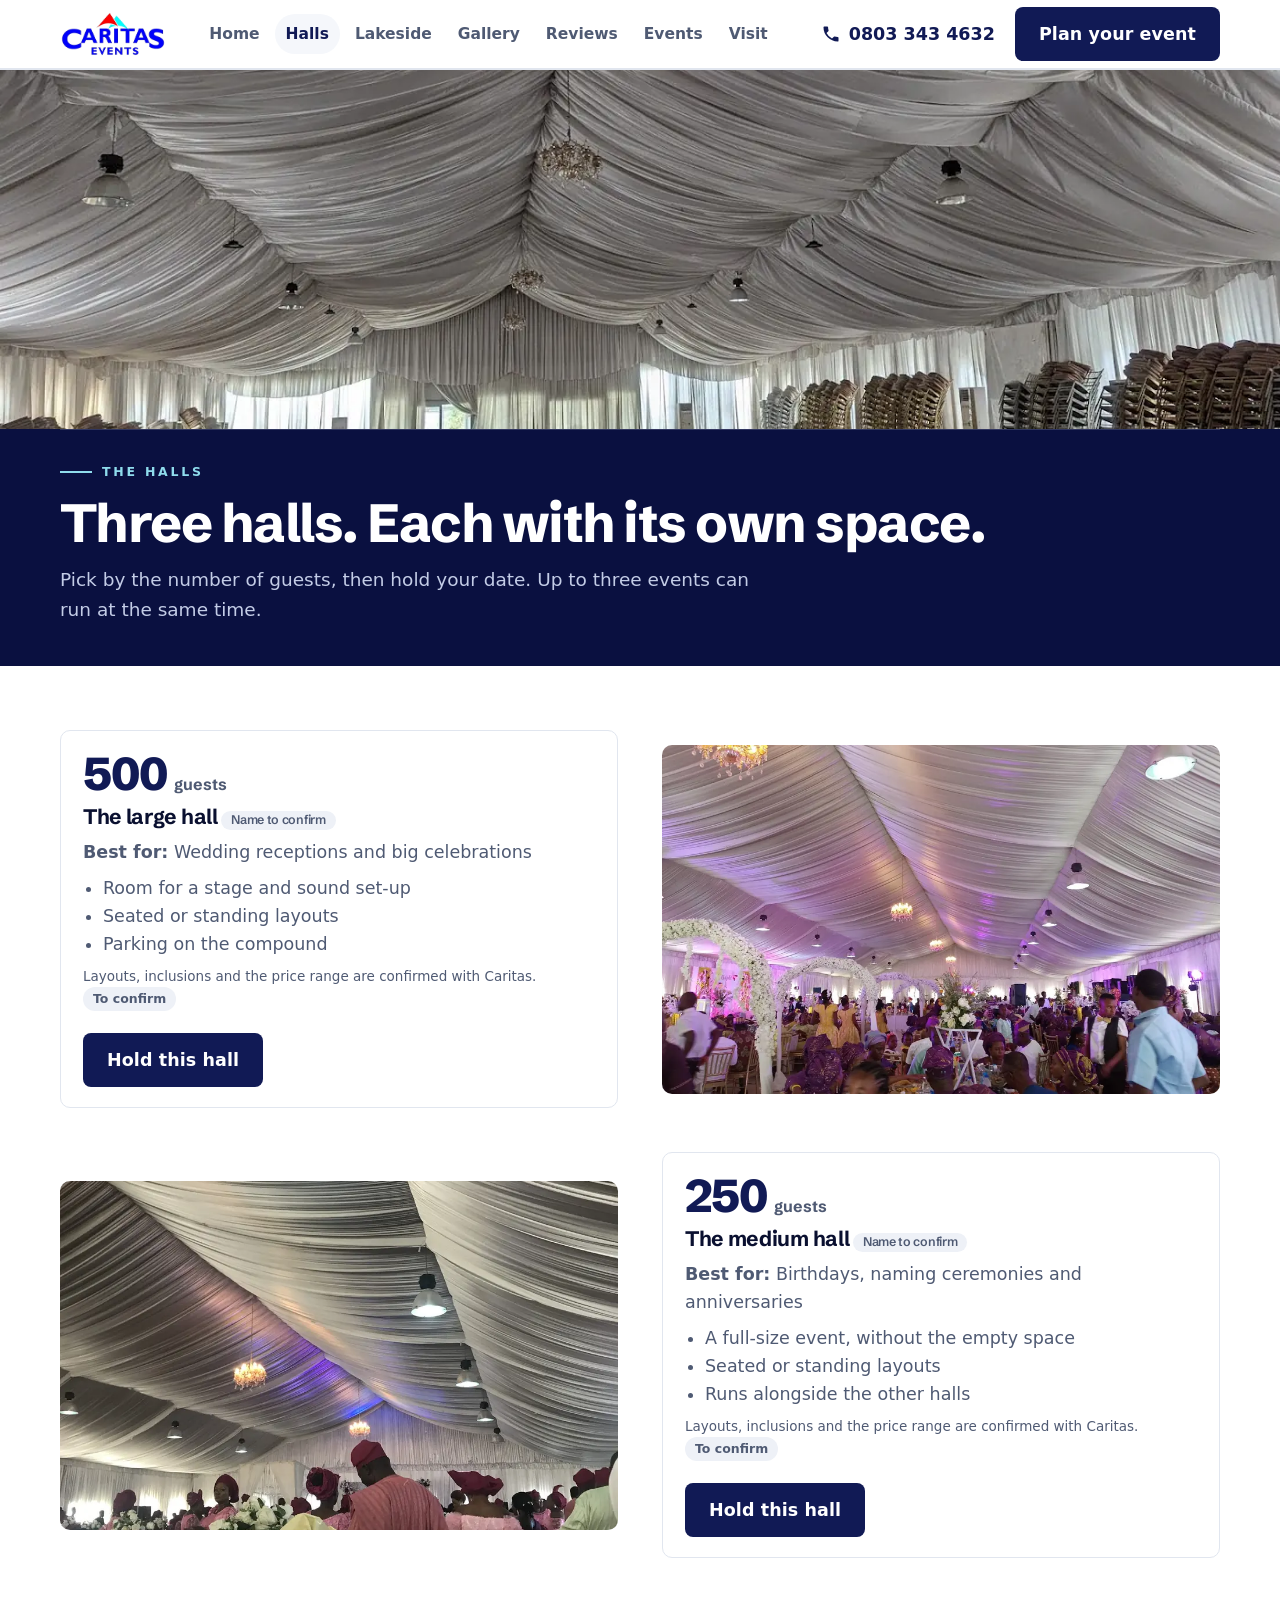
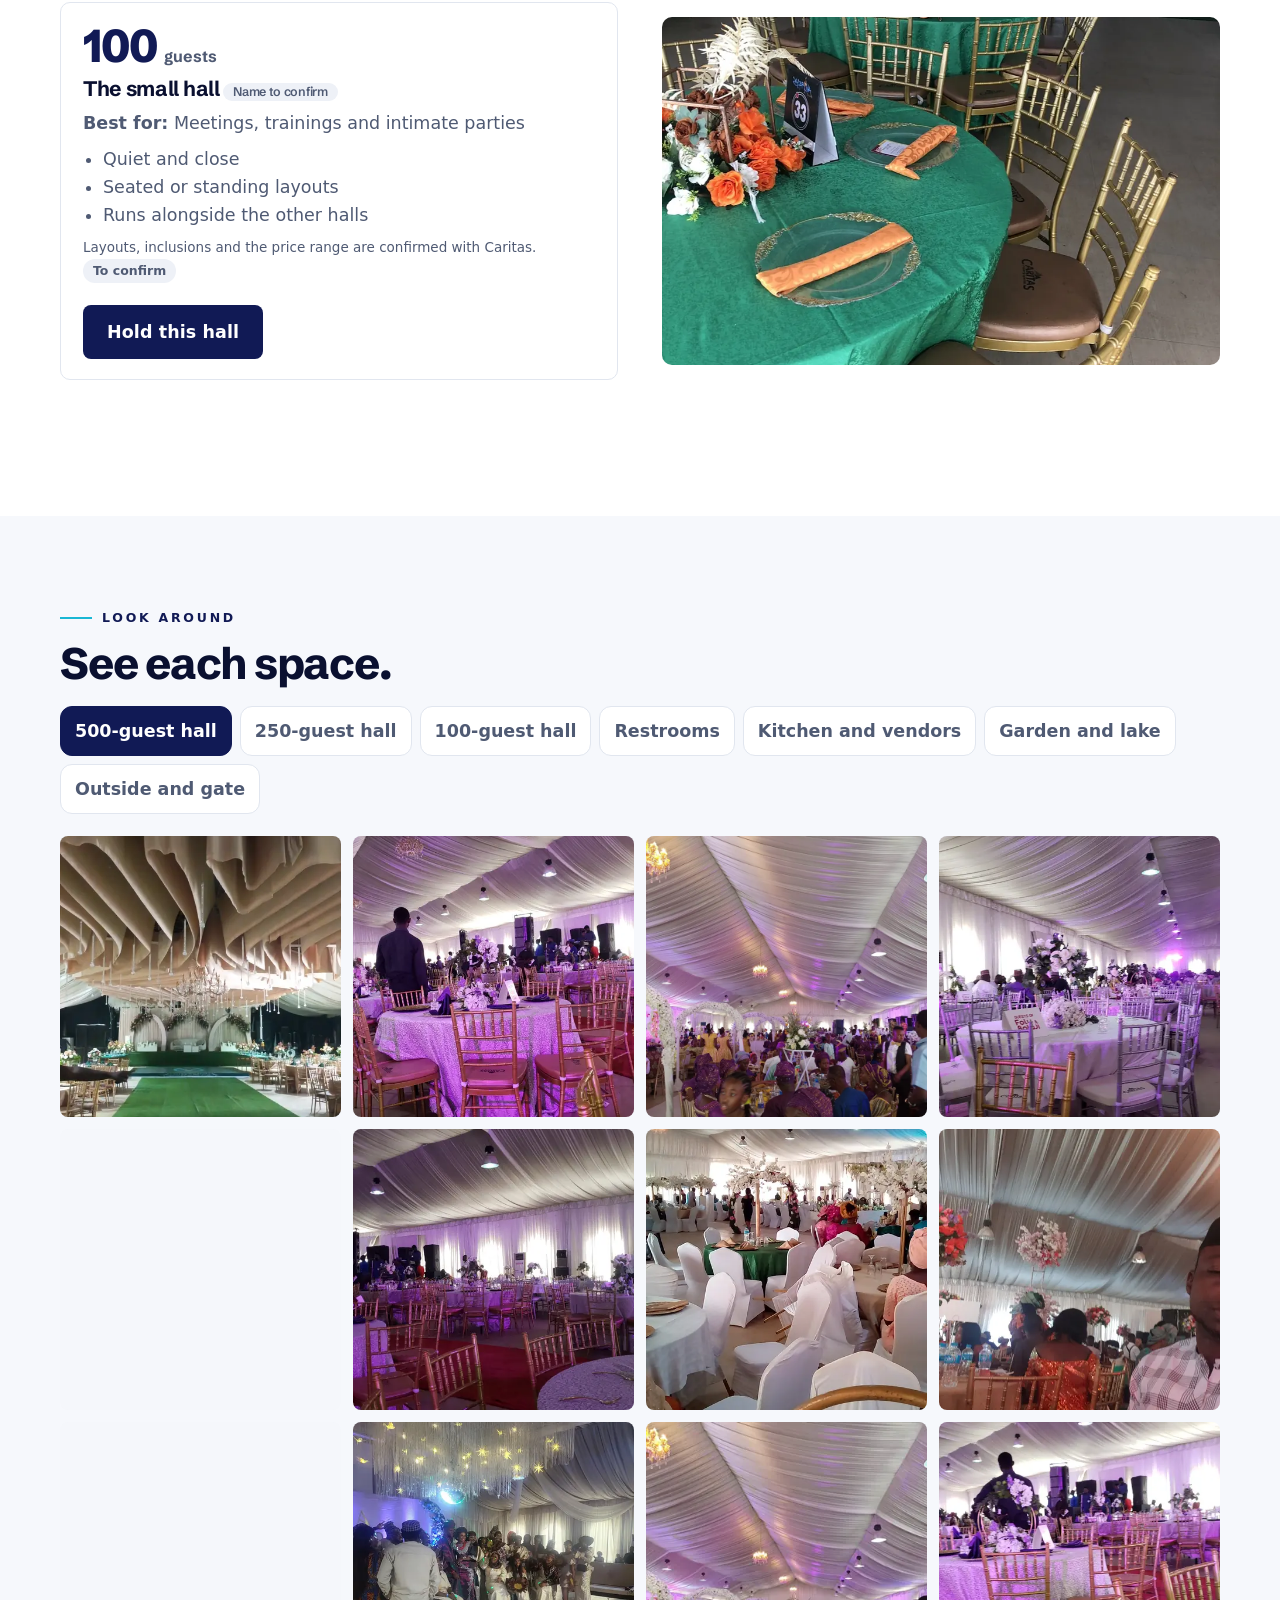
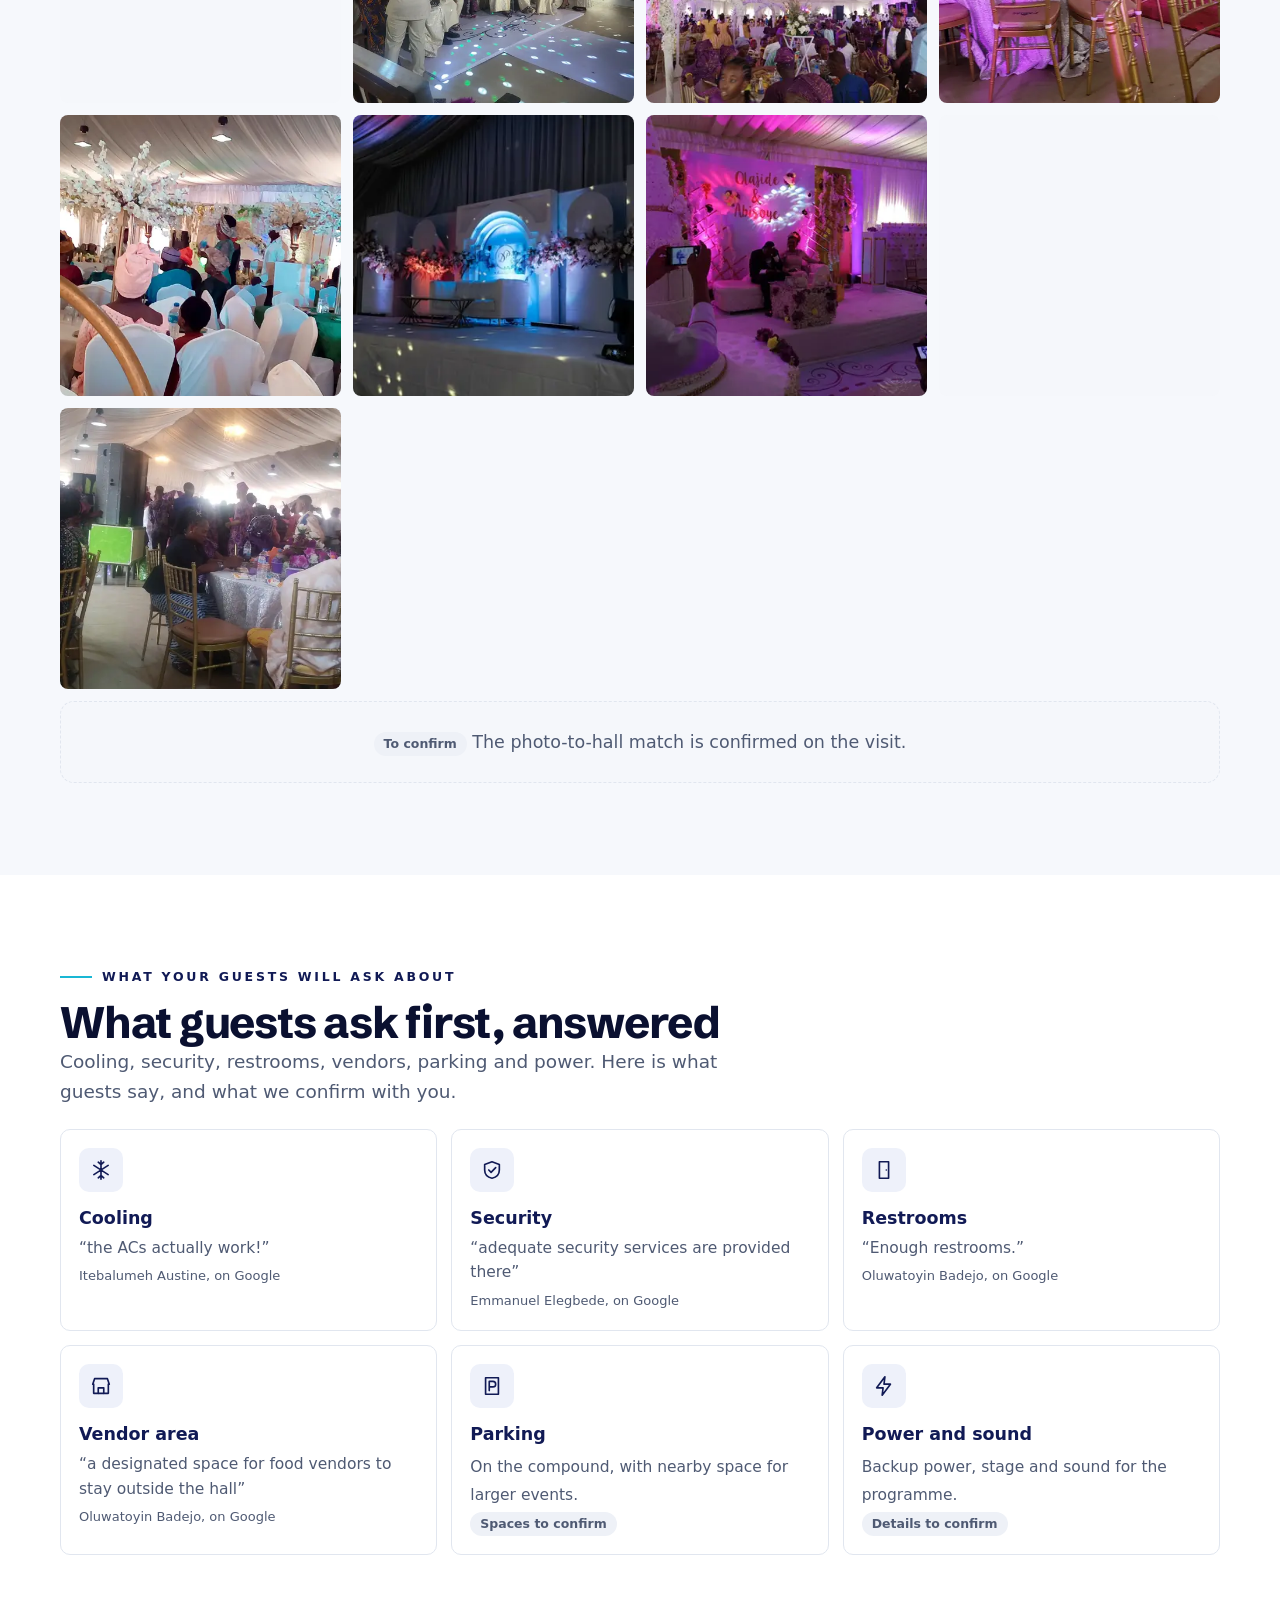
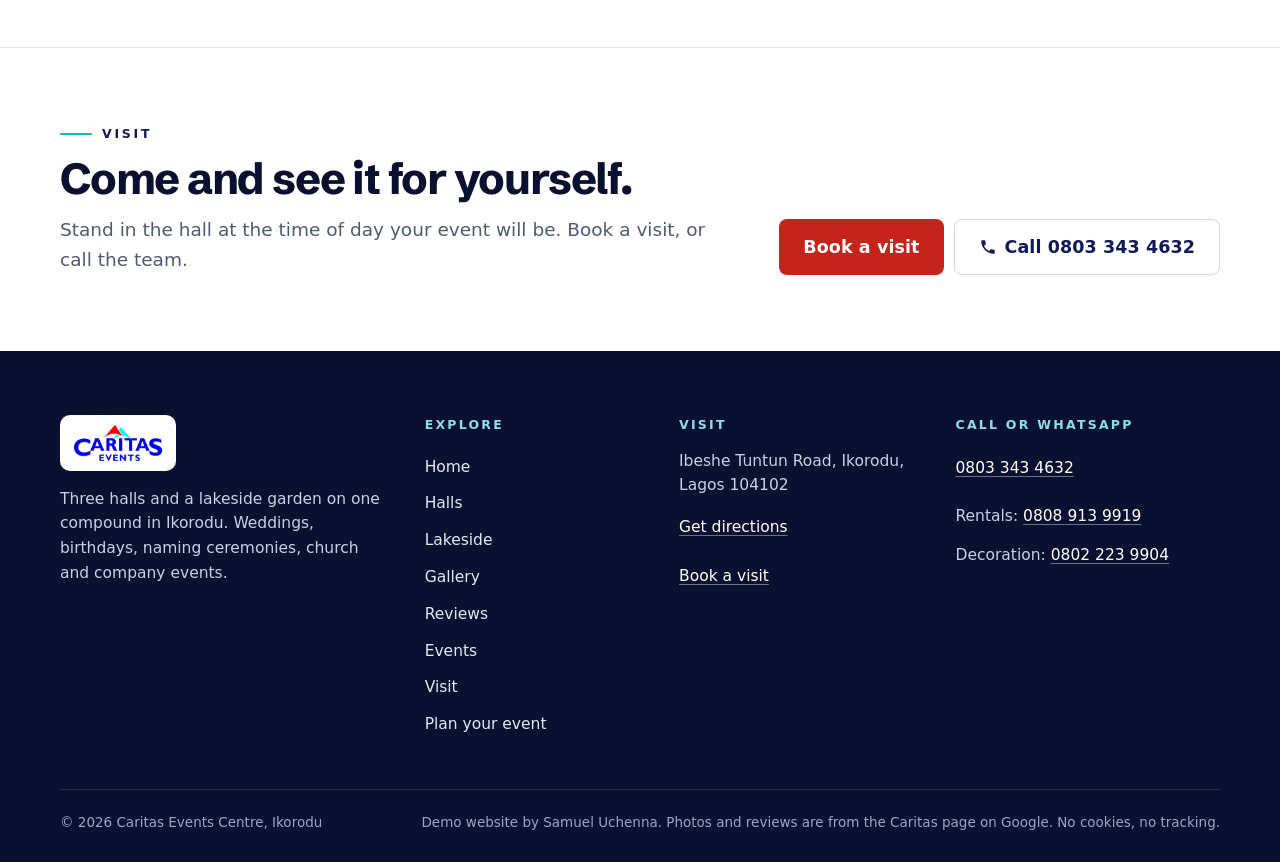
<file: premium/halls.html>
<!doctype html><html lang="en"><head><meta charset="utf-8"><meta name="viewport" content="width=device-width, initial-scale=1"><meta name="robots" content="noindex, nofollow"><meta name="theme-color" content="#111a55"><title>The halls | Caritas Events Centre</title><meta name="description" content="Three halls for 500, 250 and 100 guests on one lakeside compound in Ikorodu."><link rel="icon" type="image/png" href="../assets/img/favicon.png"><link rel="preload" as="image" href="../assets/img/marquee-interior-empty-960.webp" imagesrcset="../assets/img/marquee-interior-empty-480.webp 480w, ../assets/img/marquee-interior-empty-960.webp 960w, ../assets/img/marquee-interior-empty-1400.webp 1400w" imagesizes="100vw" fetchpriority="high"><link rel="preload" as="font" type="font/woff2" href="../assets/fonts/schibsted-grotesk.woff2" crossorigin><script>document.documentElement.className+=" js"</script><link rel="stylesheet" href="../assets/site.css"></head><body class="pro"><a class="skip" href="#main">Skip to the content</a><header class="top"><div class="wrap"><a class="logo" href="index.html" aria-label="Caritas Events Centre home"><img src="../assets/img/logo.png" alt="Caritas Events Centre" width="106" height="46"></a><nav class="links" id="site-nav" aria-label="Main"><a href="index.html">Home</a><a href="halls.html" aria-current="page">Halls</a><a href="lakeside.html">Lakeside</a><a href="gallery.html">Gallery</a><a href="reviews.html">Reviews</a><a href="events.html">Events</a><a href="visit.html">Visit</a></nav><div class="hdr-right"><a class="ph-link hide-sm" href="tel:+2348033434632"><svg class="ico" viewBox="0 0 24 24" aria-hidden="true"><path d="M6.62 10.79a15.05 15.05 0 0 0 6.59 6.59l2.2-2.2a1 1 0 0 1 1.01-.24c1.12.37 2.33.57 3.58.57a1 1 0 0 1 1 1V20a1 1 0 0 1-1 1A17 17 0 0 1 3 4a1 1 0 0 1 1-1h3.5a1 1 0 0 1 1 1c0 1.25.2 2.46.57 3.58a1 1 0 0 1-.25 1.01l-2.2 2.2z"/></svg>0803 343 4632</a><a class="btn btn-coral hide-sm" href="plan.html">Plan your event</a><button class="btn btn-line menu-btn" aria-label="Menu" aria-controls="site-nav">Menu</button></div></div></header><main id="main"><section class="phead" style="padding:0"><div class="ph-photo"><img src="../assets/img/marquee-interior-empty-960.webp" srcset="../assets/img/marquee-interior-empty-480.webp 480w, ../assets/img/marquee-interior-empty-960.webp 960w, ../assets/img/marquee-interior-empty-1400.webp 1400w" sizes="100vw" width="1400" height="788" alt="The marquee hall before the guests arrive" fetchpriority="high" decoding="async"></div><div class="wrap phead-in"><div class="eyebrow">The halls</div><h1>Three halls. Each with its own space.</h1><p class="lead">Pick by the number of guests, then hold your date. Up to three events can run at the same time.</p></div></section><section style="padding-top:18px"><div class="wrap"><div class="split reveal" style="margin:0 0 44px"><div class="hall"><div class="cap">500<small>guests</small></div><h3>The large hall <span class="tbc">Name to confirm</span></h3><p style="color:var(--muted);margin:0"><b>Best for:</b> Wedding receptions and big celebrations</p><ul><li>Room for a stage and sound set-up</li><li>Seated or standing layouts</li><li>Parking on the compound</li></ul><p class="note">Layouts, inclusions and the price range are confirmed with Caritas. <span class="tbc">To confirm</span></p><a class="btn btn-navy" href="plan.html?hall=500">Hold this hall</a></div><div class="photo wide"><img src="../assets/img/marquee-interior-wedding-960.webp" srcset="../assets/img/marquee-interior-wedding-480.webp 480w, ../assets/img/marquee-interior-wedding-960.webp 960w, ../assets/img/marquee-interior-wedding-1400.webp 1400w" sizes="(max-width:900px) 100vw, 560px" width="1400" height="1050" alt="Inside the marquee hall at a wedding reception" loading="lazy" decoding="async"></div></div><div class="split reveal flip" style="margin:0 0 44px"><div class="hall"><div class="cap">250<small>guests</small></div><h3>The medium hall <span class="tbc">Name to confirm</span></h3><p style="color:var(--muted);margin:0"><b>Best for:</b> Birthdays, naming ceremonies and anniversaries</p><ul><li>A full-size event, without the empty space</li><li>Seated or standing layouts</li><li>Runs alongside the other halls</li></ul><p class="note">Layouts, inclusions and the price range are confirmed with Caritas. <span class="tbc">To confirm</span></p><a class="btn btn-navy" href="plan.html?hall=250">Hold this hall</a></div><div class="photo wide"><img src="../assets/img/marquee-ceiling-crowd-960.webp" srcset="../assets/img/marquee-ceiling-crowd-480.webp 480w, ../assets/img/marquee-ceiling-crowd-960.webp 960w, ../assets/img/marquee-ceiling-crowd-1400.webp 1400w" sizes="(max-width:900px) 100vw, 560px" width="1400" height="1867" alt="The draped ceiling of the hall over a full reception" loading="lazy" decoding="async"></div></div><div class="split reveal" style="margin:0 0 44px"><div class="hall"><div class="cap">100<small>guests</small></div><h3>The small hall <span class="tbc">Name to confirm</span></h3><p style="color:var(--muted);margin:0"><b>Best for:</b> Meetings, trainings and intimate parties</p><ul><li>Quiet and close</li><li>Seated or standing layouts</li><li>Runs alongside the other halls</li></ul><p class="note">Layouts, inclusions and the price range are confirmed with Caritas. <span class="tbc">To confirm</span></p><a class="btn btn-navy" href="plan.html?hall=100">Hold this hall</a></div><div class="photo wide"><img src="../assets/img/table-setting-green-960.webp" srcset="../assets/img/table-setting-green-480.webp 480w, ../assets/img/table-setting-green-960.webp 960w, ../assets/img/table-setting-green-1125.webp 1125w" sizes="(max-width:900px) 100vw, 560px" width="1125" height="1501" alt="A table set in green and gold" loading="lazy" decoding="async"></div></div></div></section><section class="mist"><div class="wrap"><div class="eyebrow">Look around</div><h2>See each space.</h2><div><div class="tabs" role="tablist" aria-label="Choose a space"><button role="tab" data-t="hg-t500" class="on" aria-selected="true">500-guest hall</button><button role="tab" data-t="hg-t250" class="" aria-selected="false">250-guest hall</button><button role="tab" data-t="hg-t100" class="" aria-selected="false">100-guest hall</button><button role="tab" data-t="hg-trest" class="" aria-selected="false">Restrooms</button><button role="tab" data-t="hg-tkit" class="" aria-selected="false">Kitchen and vendors</button><button role="tab" data-t="hg-tgar" class="" aria-selected="false">Garden and lake</button><button role="tab" data-t="hg-tout" class="" aria-selected="false">Outside and gate</button></div><div class="tabpane" id="hg-t500" role="tabpanel"><div class="gal"><button data-zoom data-full="../assets/guests/p267_0-1088.webp" aria-label="Enlarge photo"><img src="../assets/guests/p267_0-960.webp" srcset="../assets/guests/p267_0-480.webp 480w, ../assets/guests/p267_0-960.webp 960w, ../assets/guests/p267_0-1088.webp 1088w" sizes="(max-width:900px) 50vw, 25vw" width="1088" height="1440" alt="Photo by Nmankor Deborah, from the Caritas page on Google" loading="lazy" decoding="async"></button><button data-zoom data-full="../assets/guests/p041_1-1080.webp" aria-label="Enlarge photo"><img src="../assets/guests/p041_1-960.webp" srcset="../assets/guests/p041_1-480.webp 480w, ../assets/guests/p041_1-960.webp 960w, ../assets/guests/p041_1-1080.webp 1080w" sizes="(max-width:900px) 50vw, 25vw" width="1080" height="1920" alt="Photo by Engr. Moji Oyelowo, from the Caritas page on Google" loading="lazy" decoding="async"></button><button data-zoom data-full="../assets/img/marquee-interior-wedding-1400.webp" aria-label="Enlarge photo"><img src="../assets/img/marquee-interior-wedding-960.webp" srcset="../assets/img/marquee-interior-wedding-480.webp 480w, ../assets/img/marquee-interior-wedding-960.webp 960w, ../assets/img/marquee-interior-wedding-1400.webp 1400w" sizes="(max-width:900px) 50vw, 25vw" width="1400" height="1050" alt="Inside the marquee hall at a wedding reception" loading="lazy" decoding="async"></button><button data-zoom data-full="../assets/guests/p041_0-1080.webp" aria-label="Enlarge photo"><img src="../assets/guests/p041_0-960.webp" srcset="../assets/guests/p041_0-480.webp 480w, ../assets/guests/p041_0-960.webp 960w, ../assets/guests/p041_0-1080.webp 1080w" sizes="(max-width:900px) 50vw, 25vw" width="1080" height="1920" alt="Photo by Engr. Moji Oyelowo, from the Caritas page on Google" loading="lazy" decoding="async"></button><button data-zoom data-full="../assets/img/marquee-ceiling-crowd-1400.webp" aria-label="Enlarge photo"><img src="../assets/img/marquee-ceiling-crowd-960.webp" srcset="../assets/img/marquee-ceiling-crowd-480.webp 480w, ../assets/img/marquee-ceiling-crowd-960.webp 960w, ../assets/img/marquee-ceiling-crowd-1400.webp 1400w" sizes="(max-width:900px) 50vw, 25vw" width="1400" height="1867" alt="The draped ceiling of the hall over a full reception" loading="lazy" decoding="async"></button><button data-zoom data-full="../assets/guests/p041_2-1080.webp" aria-label="Enlarge photo"><img src="../assets/guests/p041_2-960.webp" srcset="../assets/guests/p041_2-480.webp 480w, ../assets/guests/p041_2-960.webp 960w, ../assets/guests/p041_2-1080.webp 1080w" sizes="(max-width:900px) 50vw, 25vw" width="1080" height="1920" alt="Photo by Engr. Moji Oyelowo, from the Caritas page on Google" loading="lazy" decoding="async"></button><button data-zoom data-full="../assets/guests/p129_0-1600.webp" aria-label="Enlarge photo"><img src="../assets/guests/p129_0-960.webp" srcset="../assets/guests/p129_0-480.webp 480w, ../assets/guests/p129_0-960.webp 960w, ../assets/guests/p129_0-1600.webp 1600w" sizes="(max-width:900px) 50vw, 25vw" width="1600" height="2133" alt="Photo by WASIU ABIODUN OYEBAMIJI, from the Caritas page on Google" loading="lazy" decoding="async"></button><button data-zoom data-full="../assets/guests/p130_0-1600.webp" aria-label="Enlarge photo"><img src="../assets/guests/p130_0-960.webp" srcset="../assets/guests/p130_0-480.webp 480w, ../assets/guests/p130_0-960.webp 960w, ../assets/guests/p130_0-1600.webp 1600w" sizes="(max-width:900px) 50vw, 25vw" width="1600" height="2133" alt="Photo by Ojosu Sunday Oludotun (August), from the Caritas page on Google" loading="lazy" decoding="async"></button><button data-zoom data-full="../assets/img/marquee-interior-empty-1400.webp" aria-label="Enlarge photo"><img src="../assets/img/marquee-interior-empty-960.webp" srcset="../assets/img/marquee-interior-empty-480.webp 480w, ../assets/img/marquee-interior-empty-960.webp 960w, ../assets/img/marquee-interior-empty-1400.webp 1400w" sizes="(max-width:900px) 50vw, 25vw" width="1400" height="788" alt="The marquee hall before the guests arrive" loading="lazy" decoding="async"></button><button data-zoom data-full="../assets/img/dance-floor-lights-1400.webp" aria-label="Enlarge photo"><img src="../assets/img/dance-floor-lights-960.webp" srcset="../assets/img/dance-floor-lights-480.webp 480w, ../assets/img/dance-floor-lights-960.webp 960w, ../assets/img/dance-floor-lights-1400.webp 1400w" sizes="(max-width:900px) 50vw, 25vw" width="1400" height="1867" alt="Guests on the dance floor under party lights" loading="lazy" decoding="async"></button><button data-zoom data-full="../assets/guests/p288_1-1600.webp" aria-label="Enlarge photo"><img src="../assets/guests/p288_1-960.webp" srcset="../assets/guests/p288_1-480.webp 480w, ../assets/guests/p288_1-960.webp 960w, ../assets/guests/p288_1-1600.webp 1600w" sizes="(max-width:900px) 50vw, 25vw" width="1600" height="1200" alt="Photo by Adekoya Eventrix, from the Caritas page on Google" loading="lazy" decoding="async"></button><button data-zoom data-full="../assets/guests/p041_3-1080.webp" aria-label="Enlarge photo"><img src="../assets/guests/p041_3-960.webp" srcset="../assets/guests/p041_3-480.webp 480w, ../assets/guests/p041_3-960.webp 960w, ../assets/guests/p041_3-1080.webp 1080w" sizes="(max-width:900px) 50vw, 25vw" width="1080" height="1920" alt="Photo by Engr. Moji Oyelowo, from the Caritas page on Google" loading="lazy" decoding="async"></button><button data-zoom data-full="../assets/guests/p129_1-1600.webp" aria-label="Enlarge photo"><img src="../assets/guests/p129_1-960.webp" srcset="../assets/guests/p129_1-480.webp 480w, ../assets/guests/p129_1-960.webp 960w, ../assets/guests/p129_1-1600.webp 1600w" sizes="(max-width:900px) 50vw, 25vw" width="1600" height="3200" alt="Photo by WASIU ABIODUN OYEBAMIJI, from the Caritas page on Google" loading="lazy" decoding="async"></button><button data-zoom data-full="../assets/img/stage-blue-lighting-1400.webp" aria-label="Enlarge photo"><img src="../assets/img/stage-blue-lighting-960.webp" srcset="../assets/img/stage-blue-lighting-480.webp 480w, ../assets/img/stage-blue-lighting-960.webp 960w, ../assets/img/stage-blue-lighting-1400.webp 1400w" sizes="(max-width:900px) 50vw, 25vw" width="1400" height="934" alt="A stage with blue lighting and flowers" loading="lazy" decoding="async"></button><button data-zoom data-full="../assets/img/stage-pink-lighting-1400.webp" aria-label="Enlarge photo"><img src="../assets/img/stage-pink-lighting-960.webp" srcset="../assets/img/stage-pink-lighting-480.webp 480w, ../assets/img/stage-pink-lighting-960.webp 960w, ../assets/img/stage-pink-lighting-1400.webp 1400w" sizes="(max-width:900px) 50vw, 25vw" width="1400" height="1050" alt="A reception stage with pink lighting" loading="lazy" decoding="async"></button><button data-zoom data-full="../assets/img/table-setting-green-1125.webp" aria-label="Enlarge photo"><img src="../assets/img/table-setting-green-960.webp" srcset="../assets/img/table-setting-green-480.webp 480w, ../assets/img/table-setting-green-960.webp 960w, ../assets/img/table-setting-green-1125.webp 1125w" sizes="(max-width:900px) 50vw, 25vw" width="1125" height="1501" alt="A table set in green and gold" loading="lazy" decoding="async"></button><button data-zoom data-full="../assets/guests/p289_0-1080.webp" aria-label="Enlarge photo"><img src="../assets/guests/p289_0-960.webp" srcset="../assets/guests/p289_0-480.webp 480w, ../assets/guests/p289_0-960.webp 960w, ../assets/guests/p289_0-1080.webp 1080w" sizes="(max-width:900px) 50vw, 25vw" width="1080" height="1920" alt="Photo by Akinpelu Samuel, from the Caritas page on Google" loading="lazy" decoding="async"></button><div class="empty" style="grid-column:1/-1"><span class="tbc">To confirm</span> The photo-to-hall match is confirmed on the visit.</div></div></div><div class="tabpane" id="hg-t250" role="tabpanel" hidden><div class="gal"><div class="empty"><b>Want to see the 250-guest hall?</b><br>Photos of this space are coming. Book a visit and see it yourself. <a class="btn btn-coral btn-sm" style="margin-top:12px" href="#" data-open="date" data-hall="the 250-guest hall">Book a visit</a></div></div></div><div class="tabpane" id="hg-t100" role="tabpanel" hidden><div class="gal"><div class="empty"><b>Want to see the 100-guest hall?</b><br>Photos of this space are coming. Book a visit and see it yourself. <a class="btn btn-coral btn-sm" style="margin-top:12px" href="#" data-open="date" data-hall="the 100-guest hall">Book a visit</a></div></div></div><div class="tabpane" id="hg-trest" role="tabpanel" hidden><div class="gal"><div class="empty"><b>Want to see the restrooms?</b><br>Photos of this space are coming. Book a visit and see it yourself. <a class="btn btn-coral btn-sm" style="margin-top:12px" href="#" data-open="date" data-hall="the restrooms">Book a visit</a></div></div></div><div class="tabpane" id="hg-tkit" role="tabpanel" hidden><div class="gal"><button data-zoom data-full="../assets/img/catering-table-1400.webp" aria-label="Enlarge photo"><img src="../assets/img/catering-table-960.webp" srcset="../assets/img/catering-table-480.webp 480w, ../assets/img/catering-table-960.webp 960w, ../assets/img/catering-table-1400.webp 1400w" sizes="(max-width:900px) 50vw, 25vw" width="1400" height="1867" alt="Refreshments being prepared for guests" loading="lazy" decoding="async"></button></div></div><div class="tabpane" id="hg-tgar" role="tabpanel" hidden><div class="gal"><button data-zoom data-full="../assets/img/lakeside-ceremony-garden-1020.webp" aria-label="Enlarge photo"><img src="../assets/img/lakeside-ceremony-garden-960.webp" srcset="../assets/img/lakeside-ceremony-garden-480.webp 480w, ../assets/img/lakeside-ceremony-garden-960.webp 960w, ../assets/img/lakeside-ceremony-garden-1020.webp 1020w" sizes="(max-width:900px) 50vw, 25vw" width="1020" height="768" alt="The lakeside garden, set for a ceremony, with the water behind" loading="lazy" decoding="async"></button><button data-zoom data-full="../assets/guests/p001_0-750.webp" aria-label="Enlarge photo"><img src="../assets/guests/p001_0-750.webp" srcset="../assets/guests/p001_0-480.webp 480w, ../assets/guests/p001_0-750.webp 750w" sizes="(max-width:900px) 50vw, 25vw" width="750" height="1000" alt="Photo by olatunji mansur, from the Caritas page on Google" loading="lazy" decoding="async"></button><button data-zoom data-full="../assets/guests/p001_1-750.webp" aria-label="Enlarge photo"><img src="../assets/guests/p001_1-750.webp" srcset="../assets/guests/p001_1-480.webp 480w, ../assets/guests/p001_1-750.webp 750w" sizes="(max-width:900px) 50vw, 25vw" width="750" height="1000" alt="Photo by olatunji mansur, from the Caritas page on Google" loading="lazy" decoding="async"></button><button data-zoom data-full="../assets/img/garden-chairs-by-water-1400.webp" aria-label="Enlarge photo"><img src="../assets/img/garden-chairs-by-water-960.webp" srcset="../assets/img/garden-chairs-by-water-480.webp 480w, ../assets/img/garden-chairs-by-water-960.webp 960w, ../assets/img/garden-chairs-by-water-1400.webp 1400w" sizes="(max-width:900px) 50vw, 25vw" width="1400" height="934" alt="Ceremony chairs set out on the lawn beside the water" loading="lazy" decoding="async"></button><button data-zoom data-full="../assets/guests/p001_2-1020.webp" aria-label="Enlarge photo"><img src="../assets/guests/p001_2-960.webp" srcset="../assets/guests/p001_2-480.webp 480w, ../assets/guests/p001_2-960.webp 960w, ../assets/guests/p001_2-1020.webp 1020w" sizes="(max-width:900px) 50vw, 25vw" width="1020" height="768" alt="Photo by olatunji mansur, from the Caritas page on Google" loading="lazy" decoding="async"></button><button data-zoom data-full="../assets/img/water-view-1400.webp" aria-label="Enlarge photo"><img src="../assets/img/water-view-960.webp" srcset="../assets/img/water-view-480.webp 480w, ../assets/img/water-view-960.webp 960w, ../assets/img/water-view-1400.webp 1400w" sizes="(max-width:900px) 50vw, 25vw" width="1400" height="788" alt="The water beyond the compound wall" loading="lazy" decoding="async"></button></div></div><div class="tabpane" id="hg-tout" role="tabpanel" hidden><div class="gal"><button data-zoom data-full="../assets/img/exterior-main-hall-1400.webp" aria-label="Enlarge photo"><img src="../assets/img/exterior-main-hall-960.webp" srcset="../assets/img/exterior-main-hall-480.webp 480w, ../assets/img/exterior-main-hall-960.webp 960w, ../assets/img/exterior-main-hall-1400.webp 1400w" sizes="(max-width:900px) 50vw, 25vw" width="1400" height="1054" alt="The main marquee hall, seen from the forecourt" loading="lazy" decoding="async"></button><button data-zoom data-full="../assets/guests/p004_0-1600.webp" aria-label="Enlarge photo"><img src="../assets/guests/p004_0-960.webp" srcset="../assets/guests/p004_0-480.webp 480w, ../assets/guests/p004_0-960.webp 960w, ../assets/guests/p004_0-1600.webp 1600w" sizes="(max-width:900px) 50vw, 25vw" width="1600" height="1205" alt="Photo by Odewande John kolade, from the Caritas page on Google" loading="lazy" decoding="async"></button><button data-zoom data-full="../assets/img/gate-and-signboard-1400.webp" aria-label="Enlarge photo"><img src="../assets/img/gate-and-signboard-960.webp" srcset="../assets/img/gate-and-signboard-480.webp 480w, ../assets/img/gate-and-signboard-960.webp 960w, ../assets/img/gate-and-signboard-1400.webp 1400w" sizes="(max-width:900px) 50vw, 25vw" width="1400" height="1050" alt="The gate and signboard at Caritas Events Centre" loading="lazy" decoding="async"></button><button data-zoom data-full="../assets/guests/p017_0-1600.webp" aria-label="Enlarge photo"><img src="../assets/guests/p017_0-960.webp" srcset="../assets/guests/p017_0-480.webp 480w, ../assets/guests/p017_0-960.webp 960w, ../assets/guests/p017_0-1600.webp 1600w" sizes="(max-width:900px) 50vw, 25vw" width="1600" height="1200" alt="Photo by folarin jubril, from the Caritas page on Google" loading="lazy" decoding="async"></button><button data-zoom data-full="../assets/guests/p017_1-1600.webp" aria-label="Enlarge photo"><img src="../assets/guests/p017_1-960.webp" srcset="../assets/guests/p017_1-480.webp 480w, ../assets/guests/p017_1-960.webp 960w, ../assets/guests/p017_1-1600.webp 1600w" sizes="(max-width:900px) 50vw, 25vw" width="1600" height="1200" alt="Photo by folarin jubril, from the Caritas page on Google" loading="lazy" decoding="async"></button><button data-zoom data-full="../assets/guests/p004_1-1600.webp" aria-label="Enlarge photo"><img src="../assets/guests/p004_1-960.webp" srcset="../assets/guests/p004_1-480.webp 480w, ../assets/guests/p004_1-960.webp 960w, ../assets/guests/p004_1-1600.webp 1600w" sizes="(max-width:900px) 50vw, 25vw" width="1600" height="1205" alt="Photo by Odewande John kolade, from the Caritas page on Google" loading="lazy" decoding="async"></button><button data-zoom data-full="../assets/guests/p008_2-1088.webp" aria-label="Enlarge photo"><img src="../assets/guests/p008_2-960.webp" srcset="../assets/guests/p008_2-480.webp 480w, ../assets/guests/p008_2-960.webp 960w, ../assets/guests/p008_2-1088.webp 1088w" sizes="(max-width:900px) 50vw, 25vw" width="1088" height="1920" alt="Photo by Joseph Adonis, from the Caritas page on Google" loading="lazy" decoding="async"></button><button data-zoom data-full="../assets/guests/p013_1-1600.webp" aria-label="Enlarge photo"><img src="../assets/guests/p013_1-960.webp" srcset="../assets/guests/p013_1-480.webp 480w, ../assets/guests/p013_1-960.webp 960w, ../assets/guests/p013_1-1600.webp 1600w" sizes="(max-width:900px) 50vw, 25vw" width="1600" height="900" alt="Photo by Favour YUSUF (Eniigmar), from the Caritas page on Google" loading="lazy" decoding="async"></button><button data-zoom data-full="../assets/img/exterior-entrance-palm-1080.webp" aria-label="Enlarge photo"><img src="../assets/img/exterior-entrance-palm-960.webp" srcset="../assets/img/exterior-entrance-palm-480.webp 480w, ../assets/img/exterior-entrance-palm-960.webp 960w, ../assets/img/exterior-entrance-palm-1080.webp 1080w" sizes="(max-width:900px) 50vw, 25vw" width="1080" height="1920" alt="A palm tree and hedge at the entrance" loading="lazy" decoding="async"></button><button data-zoom data-full="../assets/guests/p286_1-720.webp" aria-label="Enlarge photo"><img src="../assets/guests/p286_1-720.webp" srcset="../assets/guests/p286_1-480.webp 480w, ../assets/guests/p286_1-720.webp 720w" sizes="(max-width:900px) 50vw, 25vw" width="720" height="1280" alt="Photo by FEMI BLAZE. A, from the Caritas page on Google" loading="lazy" decoding="async"></button><button data-zoom data-full="../assets/guests/p287_0-1080.webp" aria-label="Enlarge photo"><img src="../assets/guests/p287_0-960.webp" srcset="../assets/guests/p287_0-480.webp 480w, ../assets/guests/p287_0-960.webp 960w, ../assets/guests/p287_0-1080.webp 1080w" sizes="(max-width:900px) 50vw, 25vw" width="1080" height="1920" alt="Photo by Phillips Abayomi, from the Caritas page on Google" loading="lazy" decoding="async"></button><button data-zoom data-full="../assets/guests/p017_2-1600.webp" aria-label="Enlarge photo"><img src="../assets/guests/p017_2-960.webp" srcset="../assets/guests/p017_2-480.webp 480w, ../assets/guests/p017_2-960.webp 960w, ../assets/guests/p017_2-1600.webp 1600w" sizes="(max-width:900px) 50vw, 25vw" width="1600" height="2133" alt="Photo by folarin jubril, from the Caritas page on Google" loading="lazy" decoding="async"></button></div></div></div></div></section><section><div class="wrap"><div class="eyebrow">What your guests will ask about</div><h2>What guests ask first, answered</h2><p class="lead">Cooling, security, restrooms, vendors, parking and power. Here is what guests say, and what we confirm with you.</p><div class="cards"><div class="card reveal"><span class="fi" aria-hidden="true"><svg viewBox="0 0 24 24" fill="none" stroke="currentColor" stroke-width="1.8" stroke-linecap="round" stroke-linejoin="round"><path d="M12 2v20M4.2 7l15.6 10M19.8 7L4.2 17M9 3.5l3 2.5 3-2.5M9 20.5l3-2.5 3 2.5"/></svg></span><b>Cooling</b><q>the ACs actually work!</q><cite>Itebalumeh Austine, on Google</cite></div><div class="card reveal"><span class="fi" aria-hidden="true"><svg viewBox="0 0 24 24" fill="none" stroke="currentColor" stroke-width="1.8" stroke-linecap="round" stroke-linejoin="round"><path d="M12 3l8 3v6c0 5-3.5 8-8 9-4.5-1-8-4-8-9V6z"/><path d="M8.5 12l2.5 2.5 5-5"/></svg></span><b>Security</b><q>adequate security services are provided there</q><cite>Emmanuel Elegbede, on Google</cite></div><div class="card reveal"><span class="fi" aria-hidden="true"><svg viewBox="0 0 24 24" fill="none" stroke="currentColor" stroke-width="1.8" stroke-linecap="round" stroke-linejoin="round"><path d="M7 3h10v18H7z"/><path d="M14.5 12h.01"/></svg></span><b>Restrooms</b><q>Enough restrooms.</q><cite>Oluwatoyin Badejo, on Google</cite></div><div class="card reveal"><span class="fi" aria-hidden="true"><svg viewBox="0 0 24 24" fill="none" stroke="currentColor" stroke-width="1.8" stroke-linecap="round" stroke-linejoin="round"><path d="M3 10l2-6h14l2 6"/><path d="M4 10v10h16V10"/><path d="M9 20v-6h6v6"/></svg></span><b>Vendor area</b><q>a designated space for food vendors to stay outside the hall</q><cite>Oluwatoyin Badejo, on Google</cite></div><div class="card reveal"><span class="fi" aria-hidden="true"><svg viewBox="0 0 24 24" fill="none" stroke="currentColor" stroke-width="1.8" stroke-linecap="round" stroke-linejoin="round"><path d="M5 3h14v18H5z"/><path d="M9 17V7h4a3 3 0 010 6H9"/></svg></span><b>Parking</b><span style="color:var(--muted);font-size:15.5px">On the compound, with nearby space for larger events.</span><br><span class="tbc">Spaces to confirm</span></div><div class="card reveal"><span class="fi" aria-hidden="true"><svg viewBox="0 0 24 24" fill="none" stroke="currentColor" stroke-width="1.8" stroke-linecap="round" stroke-linejoin="round"><path d="M13 2L4 14h7l-1 8 9-12h-7z"/></svg></span><b>Power and sound</b><span style="color:var(--muted);font-size:15.5px">Backup power, stage and sound for the programme.</span><br><span class="tbc">Details to confirm</span></div></div></div></section><section class="closing"><div class="wrap closing-in"><div><div class="eyebrow">Visit</div><h2>Come and see it for yourself.</h2><p class="lead">Stand in the hall at the time of day your event will be. Book a visit, or call the team.</p></div><div class="closing-acts"><a class="btn btn-coral" href="visit.html">Book a visit</a><a class="btn btn-line" href="tel:+2348033434632"><svg class="ico" viewBox="0 0 24 24" aria-hidden="true"><path d="M6.62 10.79a15.05 15.05 0 0 0 6.59 6.59l2.2-2.2a1 1 0 0 1 1.01-.24c1.12.37 2.33.57 3.58.57a1 1 0 0 1 1 1V20a1 1 0 0 1-1 1A17 17 0 0 1 3 4a1 1 0 0 1 1-1h3.5a1 1 0 0 1 1 1c0 1.25.2 2.46.57 3.58a1 1 0 0 1-.25 1.01l-2.2 2.2z"/></svg>Call 0803 343 4632</a></div></div></section></main><footer class="dark pfoot"><div class="wrap"><div class="pf-cols"><div><a class="pf-logo" href="index.html" aria-label="Caritas Events Centre home"><img src="../assets/img/logo.png" alt="Caritas Events Centre" width="106" height="46"></a><p>Three halls and a lakeside garden on one compound in Ikorodu. Weddings, birthdays, naming ceremonies, church and company events.</p></div><div><b>Explore</b><nav class="pf-links" aria-label="Footer"><a href="index.html">Home</a><a href="halls.html">Halls</a><a href="lakeside.html">Lakeside</a><a href="gallery.html">Gallery</a><a href="reviews.html">Reviews</a><a href="events.html">Events</a><a href="visit.html">Visit</a><a href="plan.html">Plan your event</a></nav></div><div><b>Visit</b><p>Ibeshe Tuntun Road, Ikorodu, Lagos 104102</p><p><a href="https://www.google.com/maps/search/?api=1&query=6.5848341,3.4921721" target="_blank" rel="noopener">Get directions</a></p><p><a href="visit.html">Book a visit</a></p></div><div><b>Call or WhatsApp</b><p><a href="tel:+2348033434632">0803 343 4632</a></p><p>Rentals: <a href="tel:+2348089139919">0808 913 9919</a><br>Decoration: <a href="tel:+2348022239904">0802 223 9904</a></p></div></div><div class="pf-legal"><span>&copy; 2026 Caritas Events Centre, Ikorodu</span><span>Demo website by Samuel Uchenna. Photos and reviews are from the Caritas page on Google. No cookies, no tracking.</span></div></div></footer><div class="bar"><a class="btn call" href="tel:+2348033434632" aria-label="Call Caritas on 0803 343 4632"><svg class="ico ring" viewBox="0 0 24 24" aria-hidden="true"><path d="M6.62 10.79a15.05 15.05 0 0 0 6.59 6.59l2.2-2.2a1 1 0 0 1 1.01-.24c1.12.37 2.33.57 3.58.57a1 1 0 0 1 1 1V20a1 1 0 0 1-1 1A17 17 0 0 1 3 4a1 1 0 0 1 1-1h3.5a1 1 0 0 1 1 1c0 1.25.2 2.46.57 3.58a1 1 0 0 1-.25 1.01l-2.2 2.2z"/></svg><span>Call the team<small>0803 343 4632</small></span></a><a class="btn btn-coral" href="plan.html">Plan your event</a></div>
<div class="modal" id="m-date" role="dialog" aria-modal="true" aria-labelledby="t-date">
  <div class="sheet">
    <button class="x" data-close aria-label="Close">&times;</button>
    <h3 id="t-date">Check your date</h3>
    <p class="note">Four details. It opens WhatsApp with your message ready to send. We reply with the answer.</p>
    <form id="f-date">
      <div class="row2"><div><label for="d-date">Date</label><input id="d-date" type="date" required></div>
      <div><label for="d-guests">Guests</label><input id="d-guests" type="number" min="10" max="500" inputmode="numeric" placeholder="e.g. 200" required></div></div>
      <label for="d-type">Type of event</label>
      <select id="d-type"><option>Wedding</option><option>Birthday</option><option>Naming ceremony</option><option>Anniversary</option><option>Church or community programme</option><option>Company event</option><option>Other</option></select>
      <label for="d-name">Your name</label><input id="d-name" autocomplete="name" required>
      <p style="margin-top:18px"><button class="btn btn-coral" style="width:100%" type="submit">See my message</button></p>
    </form>
    <div class="out" style="display:none">
      <div class="preview" id="d-msg"></div>
      <p><a class="btn btn-coral" style="width:100%" id="d-wa" target="_blank" rel="noopener">Open WhatsApp and send</a></p>
      <p class="note">Nothing is sent until you press send inside WhatsApp.</p>
    </div>
  </div>
</div><script src="../assets/site.js"></script></body></html>
</file>
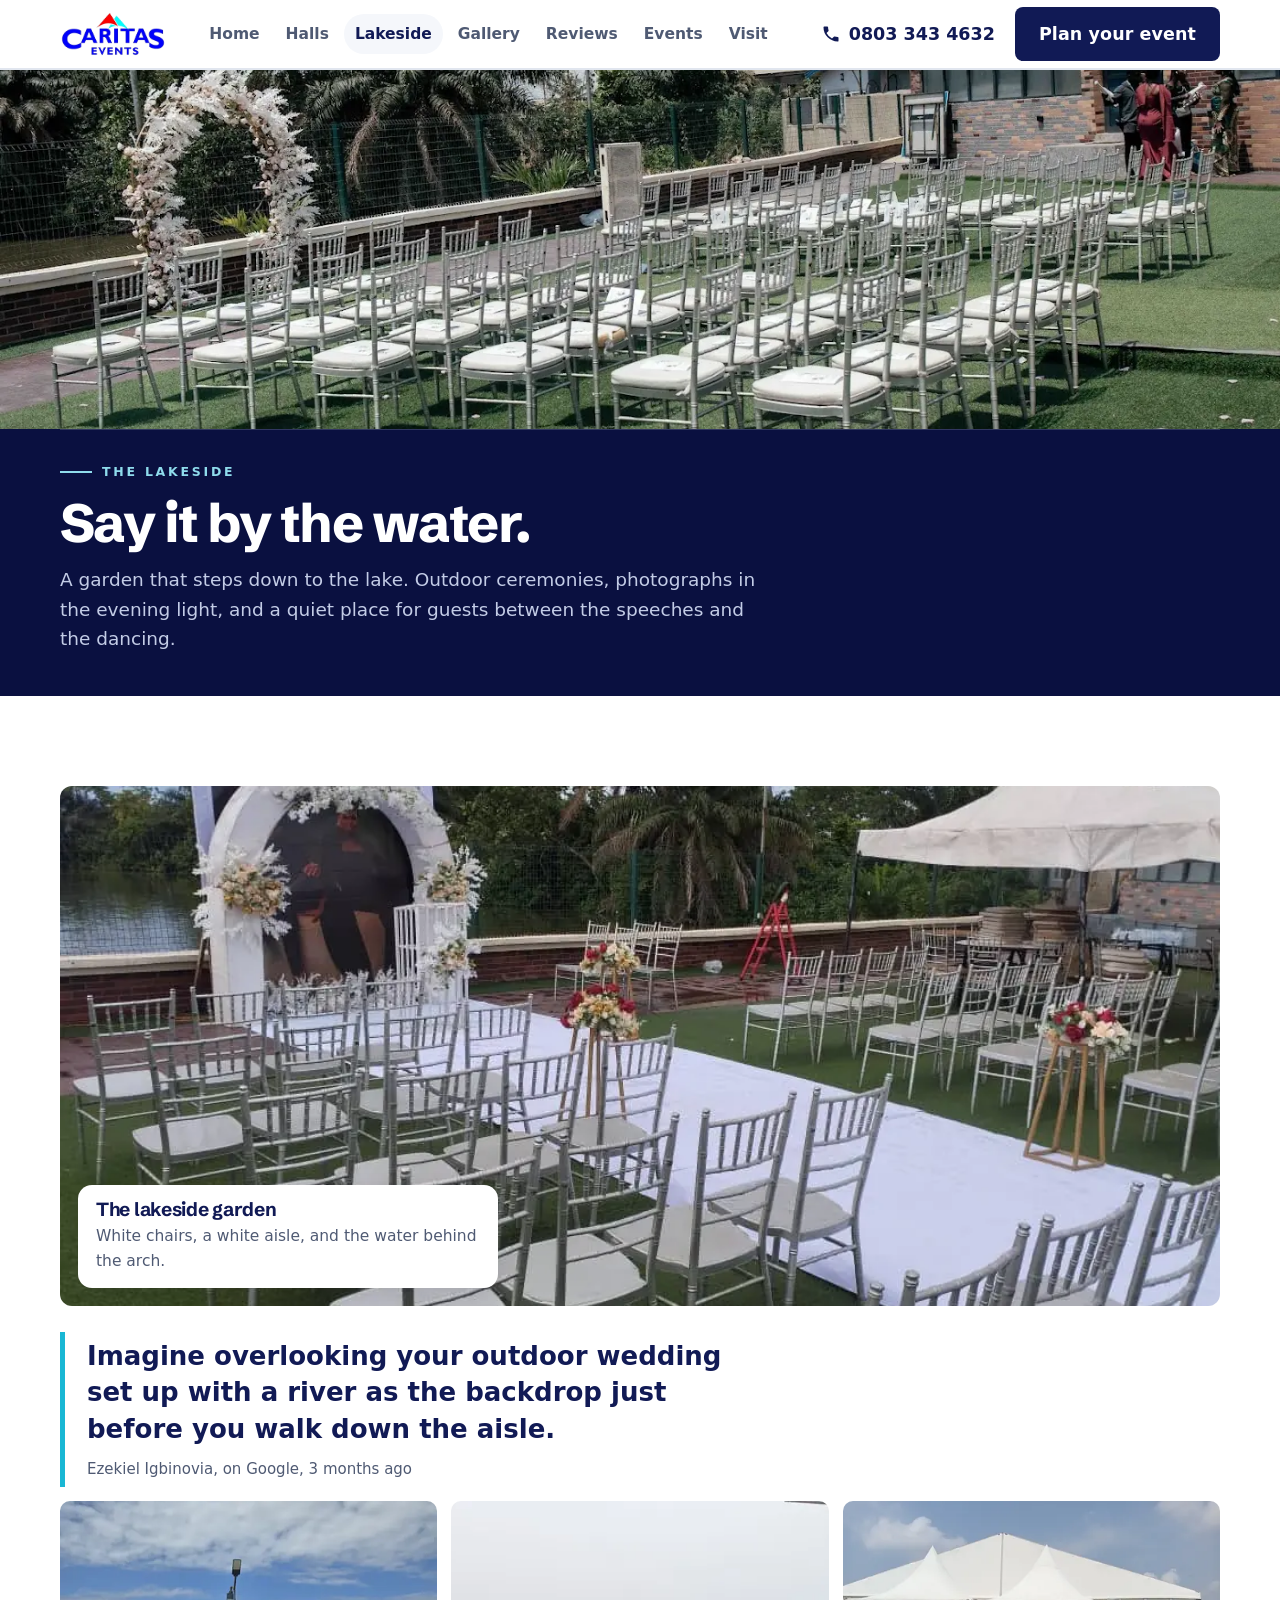
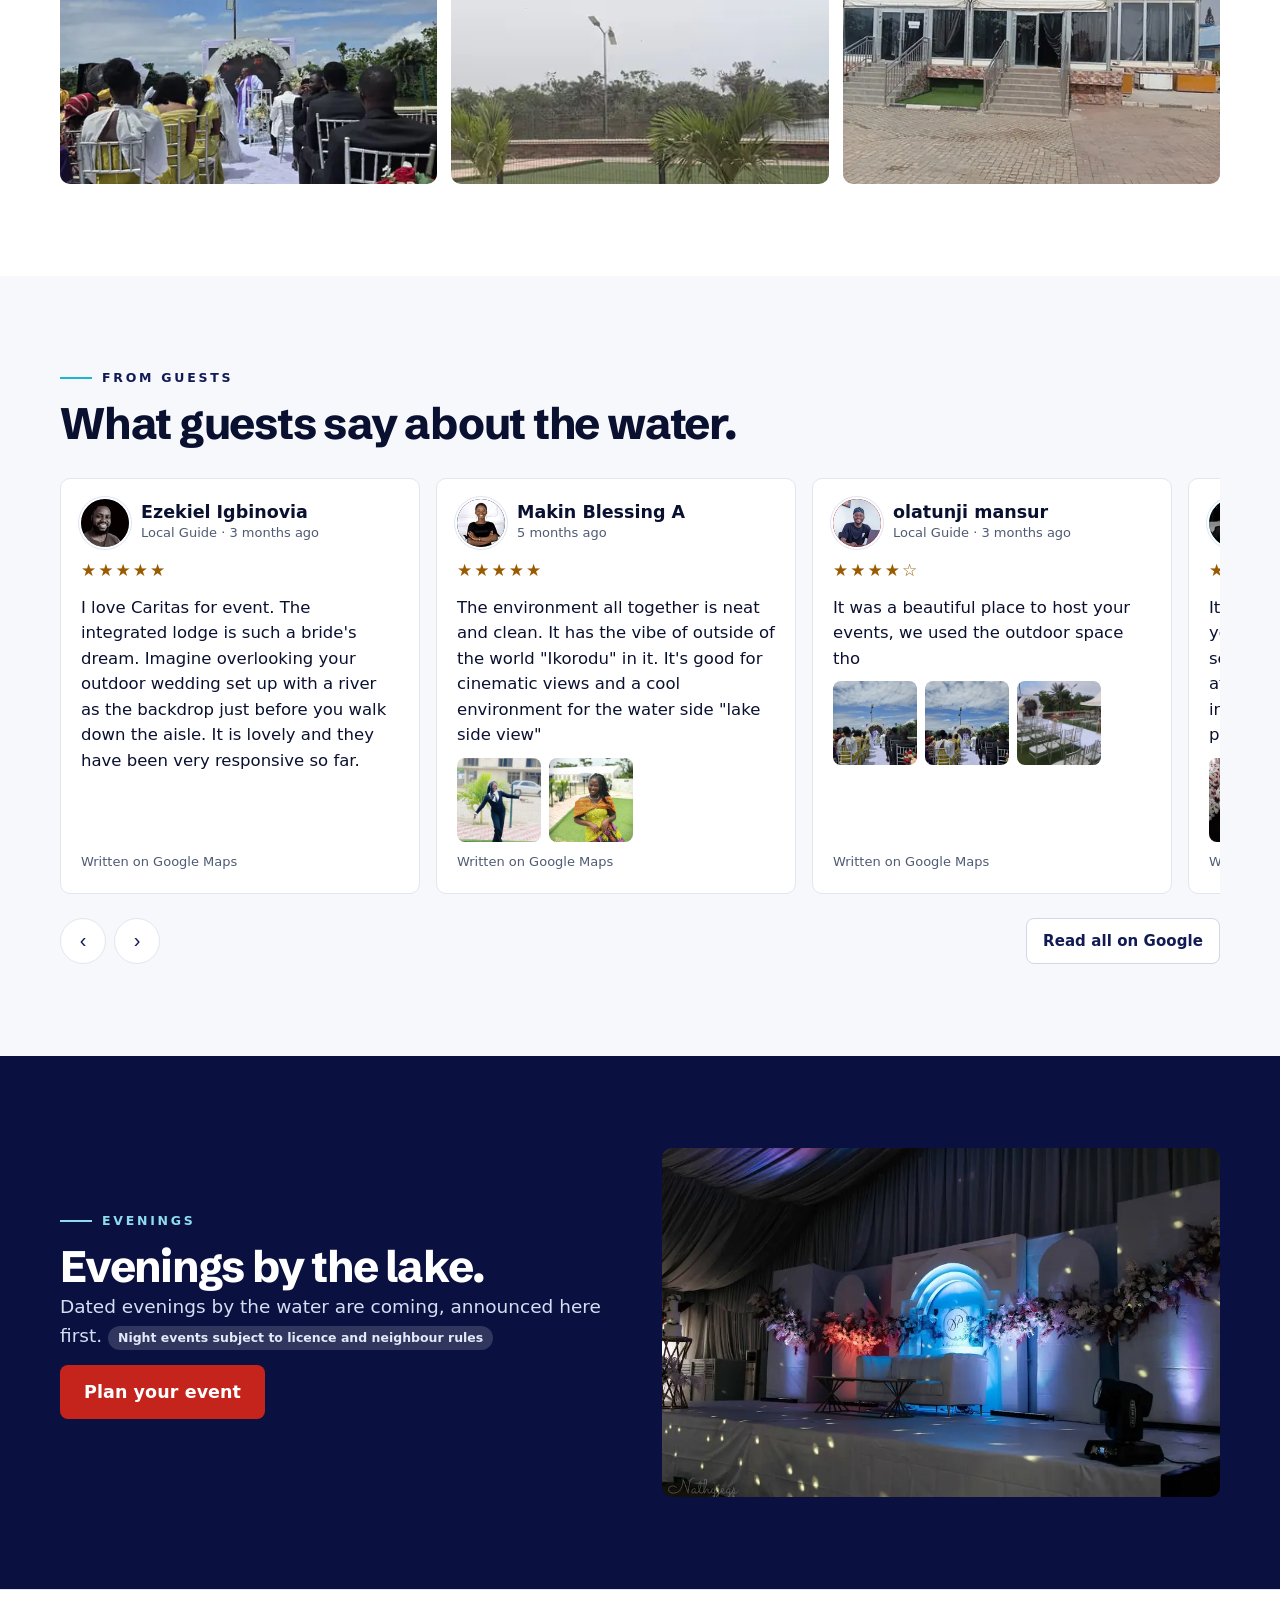
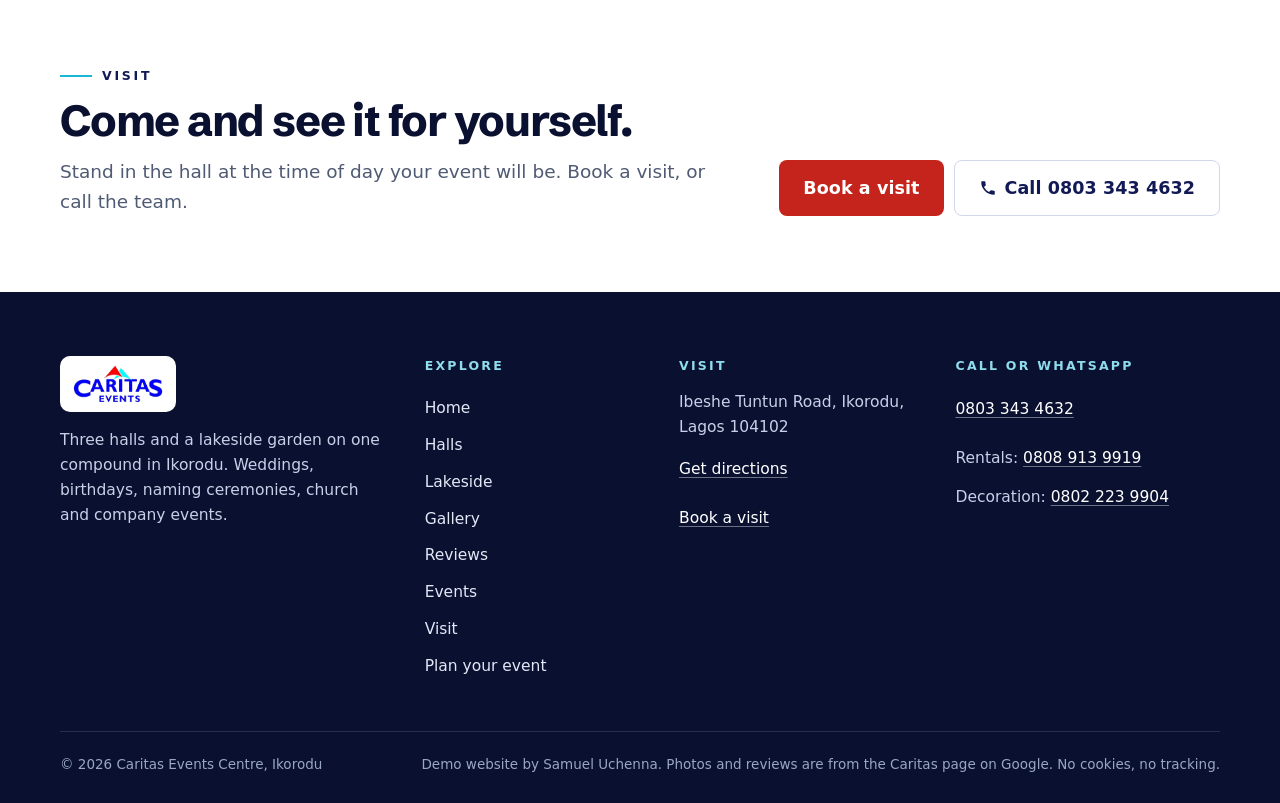
<file: premium/lakeside.html>
<!doctype html><html lang="en"><head><meta charset="utf-8"><meta name="viewport" content="width=device-width, initial-scale=1"><meta name="robots" content="noindex, nofollow"><meta name="theme-color" content="#111a55"><title>The lakeside | Caritas Events Centre</title><meta name="description" content="The lakeside garden at Caritas Events Centre, Ikorodu: outdoor ceremonies with the water behind you."><link rel="icon" type="image/png" href="../assets/img/favicon.png"><link rel="preload" as="image" href="../assets/img/garden-chairs-by-water-960.webp" imagesrcset="../assets/img/garden-chairs-by-water-480.webp 480w, ../assets/img/garden-chairs-by-water-960.webp 960w, ../assets/img/garden-chairs-by-water-1400.webp 1400w" imagesizes="100vw" fetchpriority="high"><link rel="preload" as="font" type="font/woff2" href="../assets/fonts/schibsted-grotesk.woff2" crossorigin><script>document.documentElement.className+=" js"</script><link rel="stylesheet" href="../assets/site.css"></head><body class="pro"><a class="skip" href="#main">Skip to the content</a><header class="top"><div class="wrap"><a class="logo" href="index.html" aria-label="Caritas Events Centre home"><img src="../assets/img/logo.png" alt="Caritas Events Centre" width="106" height="46"></a><nav class="links" id="site-nav" aria-label="Main"><a href="index.html">Home</a><a href="halls.html">Halls</a><a href="lakeside.html" aria-current="page">Lakeside</a><a href="gallery.html">Gallery</a><a href="reviews.html">Reviews</a><a href="events.html">Events</a><a href="visit.html">Visit</a></nav><div class="hdr-right"><a class="ph-link hide-sm" href="tel:+2348033434632"><svg class="ico" viewBox="0 0 24 24" aria-hidden="true"><path d="M6.62 10.79a15.05 15.05 0 0 0 6.59 6.59l2.2-2.2a1 1 0 0 1 1.01-.24c1.12.37 2.33.57 3.58.57a1 1 0 0 1 1 1V20a1 1 0 0 1-1 1A17 17 0 0 1 3 4a1 1 0 0 1 1-1h3.5a1 1 0 0 1 1 1c0 1.25.2 2.46.57 3.58a1 1 0 0 1-.25 1.01l-2.2 2.2z"/></svg>0803 343 4632</a><a class="btn btn-coral hide-sm" href="plan.html">Plan your event</a><button class="btn btn-line menu-btn" aria-label="Menu" aria-controls="site-nav">Menu</button></div></div></header><main id="main"><section class="phead" style="padding:0"><div class="ph-photo"><img src="../assets/img/garden-chairs-by-water-960.webp" srcset="../assets/img/garden-chairs-by-water-480.webp 480w, ../assets/img/garden-chairs-by-water-960.webp 960w, ../assets/img/garden-chairs-by-water-1400.webp 1400w" sizes="100vw" width="1400" height="934" alt="Ceremony chairs set out on the lawn beside the water" fetchpriority="high" decoding="async"></div><div class="wrap phead-in"><div class="eyebrow">The lakeside</div><h1>Say it by the water.</h1><p class="lead">A garden that steps down to the lake. Outdoor ceremonies, photographs in the evening light, and a quiet place for guests between the speeches and the dancing.</p></div></section><section style="padding-top:10px"><div class="wrap"><div class="feature reveal"><img src="../assets/img/lakeside-ceremony-garden-960.webp" srcset="../assets/img/lakeside-ceremony-garden-480.webp 480w, ../assets/img/lakeside-ceremony-garden-960.webp 960w, ../assets/img/lakeside-ceremony-garden-1020.webp 1020w" sizes="(max-width:1200px) 100vw, 1160px" width="1020" height="768" alt="The lakeside garden, set for a ceremony, with the water behind" loading="lazy" decoding="async"><div class="cap-card"><h3>The lakeside garden</h3><p>White chairs, a white aisle, and the water behind the arch.</p></div></div><blockquote class="quote-hero"><q>Imagine overlooking your outdoor wedding set up with a river as the backdrop just before you walk down the aisle.</q><cite>Ezekiel Igbinovia, on Google, 3 months ago</cite></blockquote><div class="strip"><div class="photo reveal"><img src="../assets/guests/p001_0-750.webp" srcset="../assets/guests/p001_0-480.webp 480w, ../assets/guests/p001_0-750.webp 750w" sizes="(max-width:700px) 100vw, 380px" width="750" height="1000" alt="Photo by olatunji mansur, from the Caritas page on Google" loading="lazy" decoding="async"></div><div class="photo reveal"><img src="../assets/img/water-view-960.webp" srcset="../assets/img/water-view-480.webp 480w, ../assets/img/water-view-960.webp 960w, ../assets/img/water-view-1400.webp 1400w" sizes="(max-width:700px) 100vw, 380px" width="1400" height="788" alt="The water beyond the compound wall" loading="lazy" decoding="async"></div><div class="photo reveal"><img src="../assets/img/exterior-main-hall-960.webp" srcset="../assets/img/exterior-main-hall-480.webp 480w, ../assets/img/exterior-main-hall-960.webp 960w, ../assets/img/exterior-main-hall-1400.webp 1400w" sizes="(max-width:700px) 100vw, 380px" width="1400" height="1054" alt="The main marquee hall, seen from the forecourt" loading="lazy" decoding="async"></div></div></div></section><section class="mist"><div class="wrap"><div class="eyebrow">From guests</div><h2>What guests say about the water.</h2><div class="rv-wrap"><div class="rv-track" id="rv-lake" tabindex="0" aria-label="Guest reviews, scroll sideways"><article class="rv" data-tags="lake weddings"><div class="who"><span class="av" style="background:#334155"><i aria-hidden="true">EI</i><img src="../assets/guests/a270.webp" alt="" width="48" height="48" loading="lazy" decoding="async"></span><div><div class="nm">Ezekiel Igbinovia</div><div class="mt">Local Guide &middot; 3 months ago</div></div></div><div class="stars" role="img" aria-label="5 out of 5 stars">★★★★★</div><q>I love Caritas for event. The integrated lodge is such a bride&#x27;s dream. Imagine overlooking your outdoor wedding set up with a river as the backdrop just before you walk down the aisle. It is lovely and they have been very responsive so far.</q><div class="src">Written on Google Maps</div></article><article class="rv" data-tags="lake"><div class="who"><span class="av" style="background:#334155"><i aria-hidden="true">MB</i><img src="../assets/guests/a000.webp" alt="" width="48" height="48" loading="lazy" decoding="async"></span><div><div class="nm">Makin Blessing A</div><div class="mt">5 months ago</div></div></div><div class="stars" role="img" aria-label="5 out of 5 stars">★★★★★</div><q>The environment all together is neat and clean. It has the vibe of outside of the world &quot;Ikorodu&quot; in it. It&#x27;s good for cinematic views and a cool environment for the water side &quot;lake side view&quot;</q><div class="rv-ph"><button data-zoom data-group="rv-0" data-full="../assets/guests/p000_0-1600.webp" aria-label="Enlarge photo"><img src="../assets/guests/p000_0-960.webp" srcset="../assets/guests/p000_0-480.webp 480w, ../assets/guests/p000_0-960.webp 960w, ../assets/guests/p000_0-1600.webp 1600w" sizes="96px" width="1600" height="2133" alt="Photo by Makin Blessing A, from the Caritas page on Google" loading="lazy" decoding="async"></button><button data-zoom data-group="rv-0" data-full="../assets/guests/p000_1-1600.webp" aria-label="Enlarge photo"><img src="../assets/guests/p000_1-960.webp" srcset="../assets/guests/p000_1-480.webp 480w, ../assets/guests/p000_1-960.webp 960w, ../assets/guests/p000_1-1600.webp 1600w" sizes="96px" width="1600" height="2133" alt="Photo by Makin Blessing A, from the Caritas page on Google" loading="lazy" decoding="async"></button></div><div class="src">Written on Google Maps</div></article><article class="rv" data-tags="lake weddings"><div class="who"><span class="av" style="background:#b31c14"><i aria-hidden="true">OM</i><img src="../assets/guests/a001.webp" alt="" width="48" height="48" loading="lazy" decoding="async"></span><div><div class="nm">olatunji mansur</div><div class="mt">Local Guide &middot; 3 months ago</div></div></div><div class="stars" role="img" aria-label="4 out of 5 stars">★★★★☆</div><q>It was a beautiful place to host your events, we used the outdoor space tho</q><div class="rv-ph"><button data-zoom data-group="rv-1" data-full="../assets/guests/p001_0-750.webp" aria-label="Enlarge photo"><img src="../assets/guests/p001_0-750.webp" srcset="../assets/guests/p001_0-480.webp 480w, ../assets/guests/p001_0-750.webp 750w" sizes="96px" width="750" height="1000" alt="Photo by olatunji mansur, from the Caritas page on Google" loading="lazy" decoding="async"></button><button data-zoom data-group="rv-1" data-full="../assets/guests/p001_1-750.webp" aria-label="Enlarge photo"><img src="../assets/guests/p001_1-750.webp" srcset="../assets/guests/p001_1-480.webp 480w, ../assets/guests/p001_1-750.webp 750w" sizes="96px" width="750" height="1000" alt="Photo by olatunji mansur, from the Caritas page on Google" loading="lazy" decoding="async"></button><button data-zoom data-group="rv-1" data-full="../assets/guests/p001_2-1020.webp" aria-label="Enlarge photo"><img src="../assets/guests/p001_2-960.webp" srcset="../assets/guests/p001_2-480.webp 480w, ../assets/guests/p001_2-960.webp 960w, ../assets/guests/p001_2-1020.webp 1020w" sizes="96px" width="1020" height="768" alt="Photo by olatunji mansur, from the Caritas page on Google" loading="lazy" decoding="async"></button></div><div class="src">Written on Google Maps</div></article><article class="rv" data-tags="lake hall"><div class="who"><span class="av" style="background:#0e7490"><i aria-hidden="true">FY</i><img src="../assets/guests/a013.webp" alt="" width="48" height="48" loading="lazy" decoding="async"></span><div><div class="nm">Favour YUSUF (Eniigmar)</div><div class="mt">Local Guide &middot; 8 years ago</div></div></div><div class="stars" role="img" aria-label="5 out of 5 stars">★★★★★</div><q>It&#x27;s a great and convenient place for your events. They provide quality services at good costs. Side attractions include;Waterside,children&#x27;s playground, etc.</q><div class="rv-ph"><button data-zoom data-group="rv-13" data-full="../assets/guests/p013_0-1600.webp" aria-label="Enlarge photo"><img src="../assets/guests/p013_0-960.webp" srcset="../assets/guests/p013_0-480.webp 480w, ../assets/guests/p013_0-960.webp 960w, ../assets/guests/p013_0-1600.webp 1600w" sizes="96px" width="1600" height="900" alt="Photo by Favour YUSUF (Eniigmar), from the Caritas page on Google" loading="lazy" decoding="async"></button><button data-zoom data-group="rv-13" data-full="../assets/guests/p013_1-1600.webp" aria-label="Enlarge photo"><img src="../assets/guests/p013_1-960.webp" srcset="../assets/guests/p013_1-480.webp 480w, ../assets/guests/p013_1-960.webp 960w, ../assets/guests/p013_1-1600.webp 1600w" sizes="96px" width="1600" height="900" alt="Photo by Favour YUSUF (Eniigmar), from the Caritas page on Google" loading="lazy" decoding="async"></button><button data-zoom data-group="rv-13" data-full="../assets/guests/p013_2-1600.webp" aria-label="Enlarge photo"><img src="../assets/guests/p013_2-960.webp" srcset="../assets/guests/p013_2-480.webp 480w, ../assets/guests/p013_2-960.webp 960w, ../assets/guests/p013_2-1600.webp 1600w" sizes="96px" width="1600" height="1445" alt="Photo by Favour YUSUF (Eniigmar), from the Caritas page on Google" loading="lazy" decoding="async"></button></div><div class="src">Written on Google Maps</div></article><article class="rv" data-tags="lake"><div class="who"><span class="av" style="background:#166534"><i aria-hidden="true">AO</i><img src="../assets/guests/a006.webp" alt="" width="48" height="48" loading="lazy" decoding="async"></span><div><div class="nm">Akindoyin Oluwapemi (Pee Travels)</div><div class="mt">Local Guide &middot; 2 years ago</div></div></div><div class="stars" role="img" aria-label="4 out of 5 stars">★★★★☆</div><q>Lovely atmosphere I must confess and in a serene location without any form of noise pollution and disturbance.</q><div class="rv-ph"><button data-zoom data-group="rv-6" data-full="../assets/guests/p006_0-1125.webp" aria-label="Enlarge photo"><img src="../assets/guests/p006_0-960.webp" srcset="../assets/guests/p006_0-480.webp 480w, ../assets/guests/p006_0-960.webp 960w, ../assets/guests/p006_0-1125.webp 1125w" sizes="96px" width="1125" height="1503" alt="Photo by Akindoyin Oluwapemi (Pee Travels), from the Caritas page on Google" loading="lazy" decoding="async"></button><button data-zoom data-group="rv-6" data-full="../assets/guests/p006_1-1125.webp" aria-label="Enlarge photo"><img src="../assets/guests/p006_1-960.webp" srcset="../assets/guests/p006_1-480.webp 480w, ../assets/guests/p006_1-960.webp 960w, ../assets/guests/p006_1-1125.webp 1125w" sizes="96px" width="1125" height="1501" alt="Photo by Akindoyin Oluwapemi (Pee Travels), from the Caritas page on Google" loading="lazy" decoding="async"></button></div><div class="src">Written on Google Maps</div></article><article class="rv" data-tags="lake"><div class="who"><span class="av" style="background:#334155"><i aria-hidden="true">SN</i><img src="../assets/guests/a015.webp" alt="" width="48" height="48" loading="lazy" decoding="async"></span><div><div class="nm">Samuel “Realsam” Nwaokocha</div><div class="mt">Edited 5 months ago</div></div></div><div class="stars" role="img" aria-label="4 out of 5 stars">★★★★☆</div><q>A nice view of the water side, a calm area. Very suitable for leisure events. Well spaced.</q><div class="src">Written on Google Maps</div></article><article class="rv" data-tags="lake"><div class="who"><span class="av" style="background:#166534"><i aria-hidden="true">FS</i><img src="../assets/guests/a108.webp" alt="" width="48" height="48" loading="lazy" decoding="async"></span><div><div class="nm">Favision Signs &amp; Branding</div><div class="mt">Local Guide &middot; 7 years ago</div></div></div><div class="stars" role="img" aria-label="5 out of 5 stars">★★★★★</div><q>Nice environment in Ikorodu town..Lovely sea breeze in the daytime</q><div class="rv-ph"><button data-zoom data-group="rv-108" data-full="../assets/guests/p108_0-1600.webp" aria-label="Enlarge photo"><img src="../assets/guests/p108_0-960.webp" srcset="../assets/guests/p108_0-480.webp 480w, ../assets/guests/p108_0-960.webp 960w, ../assets/guests/p108_0-1600.webp 1600w" sizes="96px" width="1600" height="2133" alt="Photo by Favision Signs &amp; Branding, from the Caritas page on Google" loading="lazy" decoding="async"></button><button data-zoom data-group="rv-108" data-full="../assets/guests/p108_1-810.webp" aria-label="Enlarge photo"><img src="../assets/guests/p108_1-810.webp" srcset="../assets/guests/p108_1-480.webp 480w, ../assets/guests/p108_1-810.webp 810w" sizes="96px" width="810" height="1080" alt="Photo by Favision Signs &amp; Branding, from the Caritas page on Google" loading="lazy" decoding="async"></button><button data-zoom data-group="rv-108" data-full="../assets/guests/p108_2-1080.webp" aria-label="Enlarge photo"><img src="../assets/guests/p108_2-960.webp" srcset="../assets/guests/p108_2-480.webp 480w, ../assets/guests/p108_2-960.webp 960w, ../assets/guests/p108_2-1080.webp 1080w" sizes="96px" width="1080" height="810" alt="Photo by Favision Signs &amp; Branding, from the Caritas page on Google" loading="lazy" decoding="async"></button></div><div class="src">Written on Google Maps</div></article><article class="rv" data-tags="lake"><div class="who"><span class="av" style="background:#1a24c9"><i aria-hidden="true">EU</i><img src="../assets/guests/a058.webp" alt="" width="48" height="48" loading="lazy" decoding="async"></span><div><div class="nm">Elias Uchenna</div><div class="mt">Local Guide &middot; 2 years ago</div></div></div><div class="stars" role="img" aria-label="4 out of 5 stars">★★★★☆</div><q>Great event center with good space, lake view and well secured.</q><div class="src">Written on Google Maps</div></article><article class="rv" data-tags="lake planners"><div class="who"><span class="av" style="background:#1a24c9"><i aria-hidden="true">PA</i><img src="../assets/guests/a021.webp" alt="" width="48" height="48" loading="lazy" decoding="async"></span><div><div class="nm">Patience Akpan Okediran</div><div class="mt">Local Guide &middot; a year ago</div></div></div><div class="stars" role="img" aria-label="4 out of 5 stars">★★★★☆</div><q>Spacious event center with ample parking space, waterside garden view with an inhouse decorator if needed but quite a distance from Ikorodu main garage</q><div class="src">Written on Google Maps</div></article></div><div class="car-btns"><button class="car-prev" aria-label="Previous reviews">&#8249;</button><button class="car-next" aria-label="Next reviews">&#8250;</button><a class="btn btn-line btn-sm" style="margin-left:auto" href="https://www.google.com/maps/place/Caritas+Events+Centre/@6.5848341,3.4921721,17z/data=!4m8!3m7!1s0x103bede7ea546eed:0x8d86a4871b1d85a9!8m2!3d6.5848341!4d3.4921721!9m1!1b1!16s%2Fg%2F11b6tzh2dl" target="_blank" rel="noopener">Read all on Google</a></div></div></div></section><section class="band"><div class="wrap split"><div><div class="eyebrow">Evenings</div><h2>Evenings by the lake.</h2><p class="lead">Dated evenings by the water are coming, announced here first. <span class="tbc" style="background:rgba(255,255,255,.16);color:#e3e9f8">Night events subject to licence and neighbour rules</span></p><p><a class="btn btn-coral" href="plan.html">Plan your event</a></p></div><div class="photo wide"><img src="../assets/img/stage-blue-lighting-960.webp" srcset="../assets/img/stage-blue-lighting-480.webp 480w, ../assets/img/stage-blue-lighting-960.webp 960w, ../assets/img/stage-blue-lighting-1400.webp 1400w" sizes="(max-width:900px) 100vw, 560px" width="1400" height="934" alt="A stage with blue lighting and flowers" loading="lazy" decoding="async"></div></div></section><section class="closing"><div class="wrap closing-in"><div><div class="eyebrow">Visit</div><h2>Come and see it for yourself.</h2><p class="lead">Stand in the hall at the time of day your event will be. Book a visit, or call the team.</p></div><div class="closing-acts"><a class="btn btn-coral" href="visit.html">Book a visit</a><a class="btn btn-line" href="tel:+2348033434632"><svg class="ico" viewBox="0 0 24 24" aria-hidden="true"><path d="M6.62 10.79a15.05 15.05 0 0 0 6.59 6.59l2.2-2.2a1 1 0 0 1 1.01-.24c1.12.37 2.33.57 3.58.57a1 1 0 0 1 1 1V20a1 1 0 0 1-1 1A17 17 0 0 1 3 4a1 1 0 0 1 1-1h3.5a1 1 0 0 1 1 1c0 1.25.2 2.46.57 3.58a1 1 0 0 1-.25 1.01l-2.2 2.2z"/></svg>Call 0803 343 4632</a></div></div></section></main><footer class="dark pfoot"><div class="wrap"><div class="pf-cols"><div><a class="pf-logo" href="index.html" aria-label="Caritas Events Centre home"><img src="../assets/img/logo.png" alt="Caritas Events Centre" width="106" height="46"></a><p>Three halls and a lakeside garden on one compound in Ikorodu. Weddings, birthdays, naming ceremonies, church and company events.</p></div><div><b>Explore</b><nav class="pf-links" aria-label="Footer"><a href="index.html">Home</a><a href="halls.html">Halls</a><a href="lakeside.html">Lakeside</a><a href="gallery.html">Gallery</a><a href="reviews.html">Reviews</a><a href="events.html">Events</a><a href="visit.html">Visit</a><a href="plan.html">Plan your event</a></nav></div><div><b>Visit</b><p>Ibeshe Tuntun Road, Ikorodu, Lagos 104102</p><p><a href="https://www.google.com/maps/search/?api=1&query=6.5848341,3.4921721" target="_blank" rel="noopener">Get directions</a></p><p><a href="visit.html">Book a visit</a></p></div><div><b>Call or WhatsApp</b><p><a href="tel:+2348033434632">0803 343 4632</a></p><p>Rentals: <a href="tel:+2348089139919">0808 913 9919</a><br>Decoration: <a href="tel:+2348022239904">0802 223 9904</a></p></div></div><div class="pf-legal"><span>&copy; 2026 Caritas Events Centre, Ikorodu</span><span>Demo website by Samuel Uchenna. Photos and reviews are from the Caritas page on Google. No cookies, no tracking.</span></div></div></footer><div class="bar"><a class="btn call" href="tel:+2348033434632" aria-label="Call Caritas on 0803 343 4632"><svg class="ico ring" viewBox="0 0 24 24" aria-hidden="true"><path d="M6.62 10.79a15.05 15.05 0 0 0 6.59 6.59l2.2-2.2a1 1 0 0 1 1.01-.24c1.12.37 2.33.57 3.58.57a1 1 0 0 1 1 1V20a1 1 0 0 1-1 1A17 17 0 0 1 3 4a1 1 0 0 1 1-1h3.5a1 1 0 0 1 1 1c0 1.25.2 2.46.57 3.58a1 1 0 0 1-.25 1.01l-2.2 2.2z"/></svg><span>Call the team<small>0803 343 4632</small></span></a><a class="btn btn-coral" href="plan.html">Plan your event</a></div>
<div class="modal" id="m-date" role="dialog" aria-modal="true" aria-labelledby="t-date">
  <div class="sheet">
    <button class="x" data-close aria-label="Close">&times;</button>
    <h3 id="t-date">Check your date</h3>
    <p class="note">Four details. It opens WhatsApp with your message ready to send. We reply with the answer.</p>
    <form id="f-date">
      <div class="row2"><div><label for="d-date">Date</label><input id="d-date" type="date" required></div>
      <div><label for="d-guests">Guests</label><input id="d-guests" type="number" min="10" max="500" inputmode="numeric" placeholder="e.g. 200" required></div></div>
      <label for="d-type">Type of event</label>
      <select id="d-type"><option>Wedding</option><option>Birthday</option><option>Naming ceremony</option><option>Anniversary</option><option>Church or community programme</option><option>Company event</option><option>Other</option></select>
      <label for="d-name">Your name</label><input id="d-name" autocomplete="name" required>
      <p style="margin-top:18px"><button class="btn btn-coral" style="width:100%" type="submit">See my message</button></p>
    </form>
    <div class="out" style="display:none">
      <div class="preview" id="d-msg"></div>
      <p><a class="btn btn-coral" style="width:100%" id="d-wa" target="_blank" rel="noopener">Open WhatsApp and send</a></p>
      <p class="note">Nothing is sent until you press send inside WhatsApp.</p>
    </div>
  </div>
</div><script src="../assets/site.js"></script></body></html>
</file>
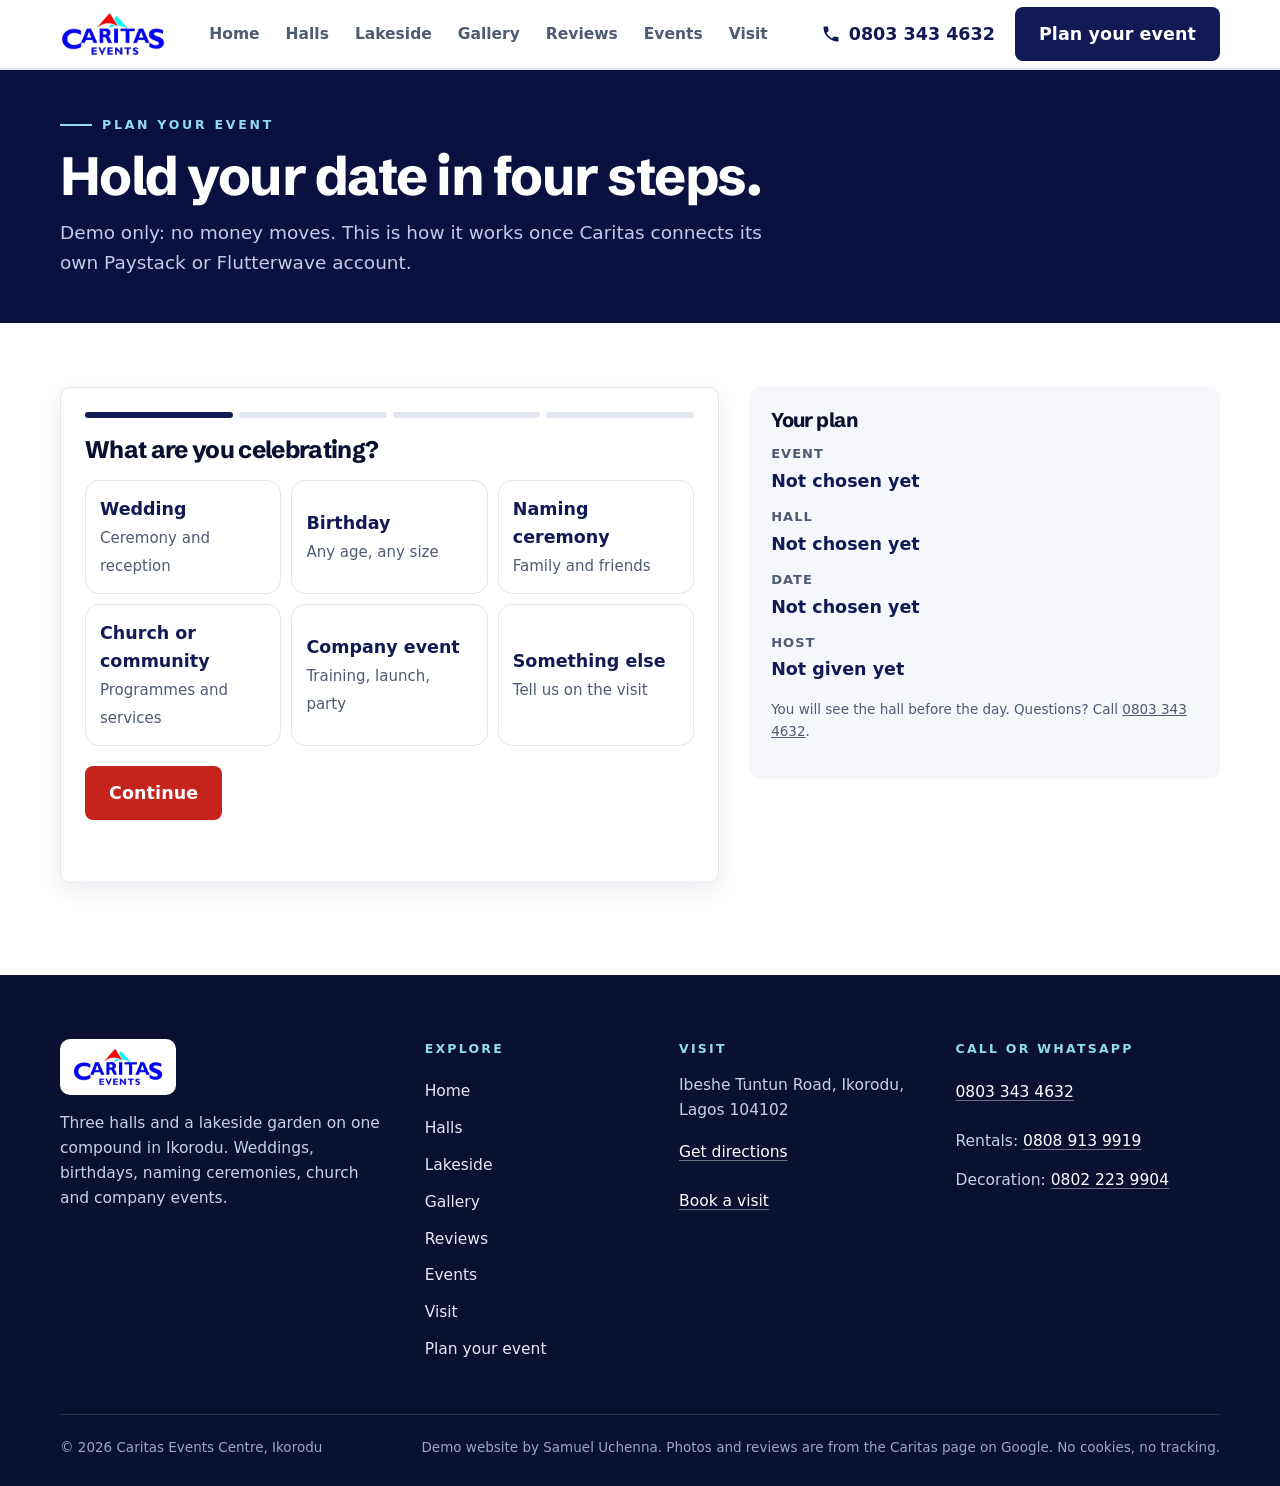
<file: premium/plan.html>
<!doctype html><html lang="en"><head><meta charset="utf-8"><meta name="viewport" content="width=device-width, initial-scale=1"><meta name="robots" content="noindex, nofollow"><meta name="theme-color" content="#111a55"><title>Plan your event | Caritas Events Centre</title><meta name="description" content="Choose your event, your hall and your date, and hold it with a deposit."><link rel="icon" type="image/png" href="../assets/img/favicon.png"><link rel="preload" as="font" type="font/woff2" href="../assets/fonts/schibsted-grotesk.woff2" crossorigin><script>document.documentElement.className+=" js"</script><link rel="stylesheet" href="../assets/site.css"></head><body class="pro"><a class="skip" href="#main">Skip to the content</a><header class="top"><div class="wrap"><a class="logo" href="index.html" aria-label="Caritas Events Centre home"><img src="../assets/img/logo.png" alt="Caritas Events Centre" width="106" height="46"></a><nav class="links" id="site-nav" aria-label="Main"><a href="index.html">Home</a><a href="halls.html">Halls</a><a href="lakeside.html">Lakeside</a><a href="gallery.html">Gallery</a><a href="reviews.html">Reviews</a><a href="events.html">Events</a><a href="visit.html">Visit</a></nav><div class="hdr-right"><a class="ph-link hide-sm" href="tel:+2348033434632"><svg class="ico" viewBox="0 0 24 24" aria-hidden="true"><path d="M6.62 10.79a15.05 15.05 0 0 0 6.59 6.59l2.2-2.2a1 1 0 0 1 1.01-.24c1.12.37 2.33.57 3.58.57a1 1 0 0 1 1 1V20a1 1 0 0 1-1 1A17 17 0 0 1 3 4a1 1 0 0 1 1-1h3.5a1 1 0 0 1 1 1c0 1.25.2 2.46.57 3.58a1 1 0 0 1-.25 1.01l-2.2 2.2z"/></svg>0803 343 4632</a><a class="btn btn-coral hide-sm" href="plan.html">Plan your event</a><button class="btn btn-line menu-btn" aria-label="Menu" aria-controls="site-nav">Menu</button></div></div></header><main id="main"><section class="phead phead-plain" style="padding:0"><div class="wrap phead-in"><div class="eyebrow">Plan your event</div><h1>Hold your date in four steps.</h1><p class="lead">Demo only: no money moves. This is how it works once Caritas connects its own Paystack or Flutterwave account.</p></div></section>
<section style="padding-top:10px"><div class="wrap"><div class="wiz" id="wiz">
 <div class="wbox">
  <div class="prog"><i></i><i></i><i></i><i></i></div>
  <div class="wstep" data-s="1"><h2 style="font-size:24px">What are you celebrating?</h2>
   <div class="opts" id="o-type" style="margin-top:16px">
    <button class="opt" data-v="Wedding" aria-pressed="false"><b>Wedding</b><span>Ceremony and reception</span></button>
    <button class="opt" data-v="Birthday" aria-pressed="false"><b>Birthday</b><span>Any age, any size</span></button>
    <button class="opt" data-v="Naming ceremony" aria-pressed="false"><b>Naming ceremony</b><span>Family and friends</span></button>
    <button class="opt" data-v="Church or community programme" aria-pressed="false"><b>Church or community</b><span>Programmes and services</span></button>
    <button class="opt" data-v="Company event" aria-pressed="false"><b>Company event</b><span>Training, launch, party</span></button>
    <button class="opt" data-v="Other event" aria-pressed="false"><b>Something else</b><span>Tell us on the visit</span></button>
   </div>
   <p style="margin-top:20px"><button class="btn btn-coral" data-next>Continue</button></p></div>
  <div class="wstep" data-s="2" style="display:none"><h2 style="font-size:24px">Which hall, and which day?</h2>
   <div class="opts" id="o-hall" style="margin-top:16px">
    <button class="opt" data-v="500" aria-pressed="false"><b>Large hall</b><span>Up to 500 guests</span></button>
    <button class="opt" data-v="250" aria-pressed="false"><b>Medium hall</b><span>Up to 250 guests</span></button>
    <button class="opt" data-v="100" aria-pressed="false"><b>Small hall</b><span>Up to 100 guests</span></button>
   </div>
   <p style="margin:20px 0 0;font-weight:700">Pick a date <span class="note">(crossed-out dates are taken in this demo)</span></p>
   <div class="cal" id="cal"></div>
   <p><button class="btn btn-line" data-back>Back</button> <button class="btn btn-coral" data-next>Continue</button></p></div>
  <div class="wstep" data-s="3" style="display:none"><h2 style="font-size:24px">Who is hosting?</h2>
   <label for="p-name">Your name</label><input id="p-name" autocomplete="name">
   <label for="p-phone">Phone or WhatsApp number</label><input id="p-phone" inputmode="tel" autocomplete="tel">
   <p style="margin-top:20px"><button class="btn btn-line" data-back>Back</button> <button class="btn btn-coral" data-next>Continue</button></p></div>
  <div class="wstep" data-s="4" style="display:none"><h2 style="font-size:24px">Hold your date</h2>
   <p style="color:var(--muted)">A deposit holds the date. The deposit amount and the cancellation rules are shown here before you pay. <span class="tbc">Amount and rules to confirm</span></p>
   <p class="note">In the real site, Paystack or Flutterwave opens here and the money goes straight into Caritas's own account.</p>
   <p><button class="btn btn-line" data-back>Back</button> <button class="btn btn-coral" id="pay">Pay deposit (demo)</button></p></div>
  <div class="wstep" data-s="5" style="display:none"><h2 style="font-size:24px">Your date would now be held</h2>
   <div class="preview" id="done"></div>
   <p><a class="btn btn-coral" id="done-wa" target="_blank" rel="noopener">Tell Caritas on WhatsApp</a></p>
   <p class="note">In the real site, a confirmation message goes to the guest and the booking appears on the manager's list.</p></div>
  <p class="err" id="werr" role="alert"></p>
 </div>
 <aside class="sum"><h2 style="font-size:20px">Your plan</h2><dl>
  <dt>Event</dt><dd id="s-type"></dd><dt>Hall</dt><dd id="s-hall"></dd><dt>Date</dt><dd id="s-date"></dd><dt>Host</dt><dd id="s-who"></dd></dl>
  <p class="note" style="margin-top:16px">You will see the hall before the day. Questions? Call <a href="tel:+2348033434632">0803 343 4632</a>.</p></aside>
</div></div></section></main><footer class="dark pfoot"><div class="wrap"><div class="pf-cols"><div><a class="pf-logo" href="index.html" aria-label="Caritas Events Centre home"><img src="../assets/img/logo.png" alt="Caritas Events Centre" width="106" height="46"></a><p>Three halls and a lakeside garden on one compound in Ikorodu. Weddings, birthdays, naming ceremonies, church and company events.</p></div><div><b>Explore</b><nav class="pf-links" aria-label="Footer"><a href="index.html">Home</a><a href="halls.html">Halls</a><a href="lakeside.html">Lakeside</a><a href="gallery.html">Gallery</a><a href="reviews.html">Reviews</a><a href="events.html">Events</a><a href="visit.html">Visit</a><a href="plan.html">Plan your event</a></nav></div><div><b>Visit</b><p>Ibeshe Tuntun Road, Ikorodu, Lagos 104102</p><p><a href="https://www.google.com/maps/search/?api=1&query=6.5848341,3.4921721" target="_blank" rel="noopener">Get directions</a></p><p><a href="visit.html">Book a visit</a></p></div><div><b>Call or WhatsApp</b><p><a href="tel:+2348033434632">0803 343 4632</a></p><p>Rentals: <a href="tel:+2348089139919">0808 913 9919</a><br>Decoration: <a href="tel:+2348022239904">0802 223 9904</a></p></div></div><div class="pf-legal"><span>&copy; 2026 Caritas Events Centre, Ikorodu</span><span>Demo website by Samuel Uchenna. Photos and reviews are from the Caritas page on Google. No cookies, no tracking.</span></div></div></footer><div class="bar"><a class="btn call" href="tel:+2348033434632" aria-label="Call Caritas on 0803 343 4632"><svg class="ico ring" viewBox="0 0 24 24" aria-hidden="true"><path d="M6.62 10.79a15.05 15.05 0 0 0 6.59 6.59l2.2-2.2a1 1 0 0 1 1.01-.24c1.12.37 2.33.57 3.58.57a1 1 0 0 1 1 1V20a1 1 0 0 1-1 1A17 17 0 0 1 3 4a1 1 0 0 1 1-1h3.5a1 1 0 0 1 1 1c0 1.25.2 2.46.57 3.58a1 1 0 0 1-.25 1.01l-2.2 2.2z"/></svg><span>Call the team<small>0803 343 4632</small></span></a><a class="btn btn-coral" href="plan.html">Plan your event</a></div><script src="../assets/site.js"></script></body></html>
</file>
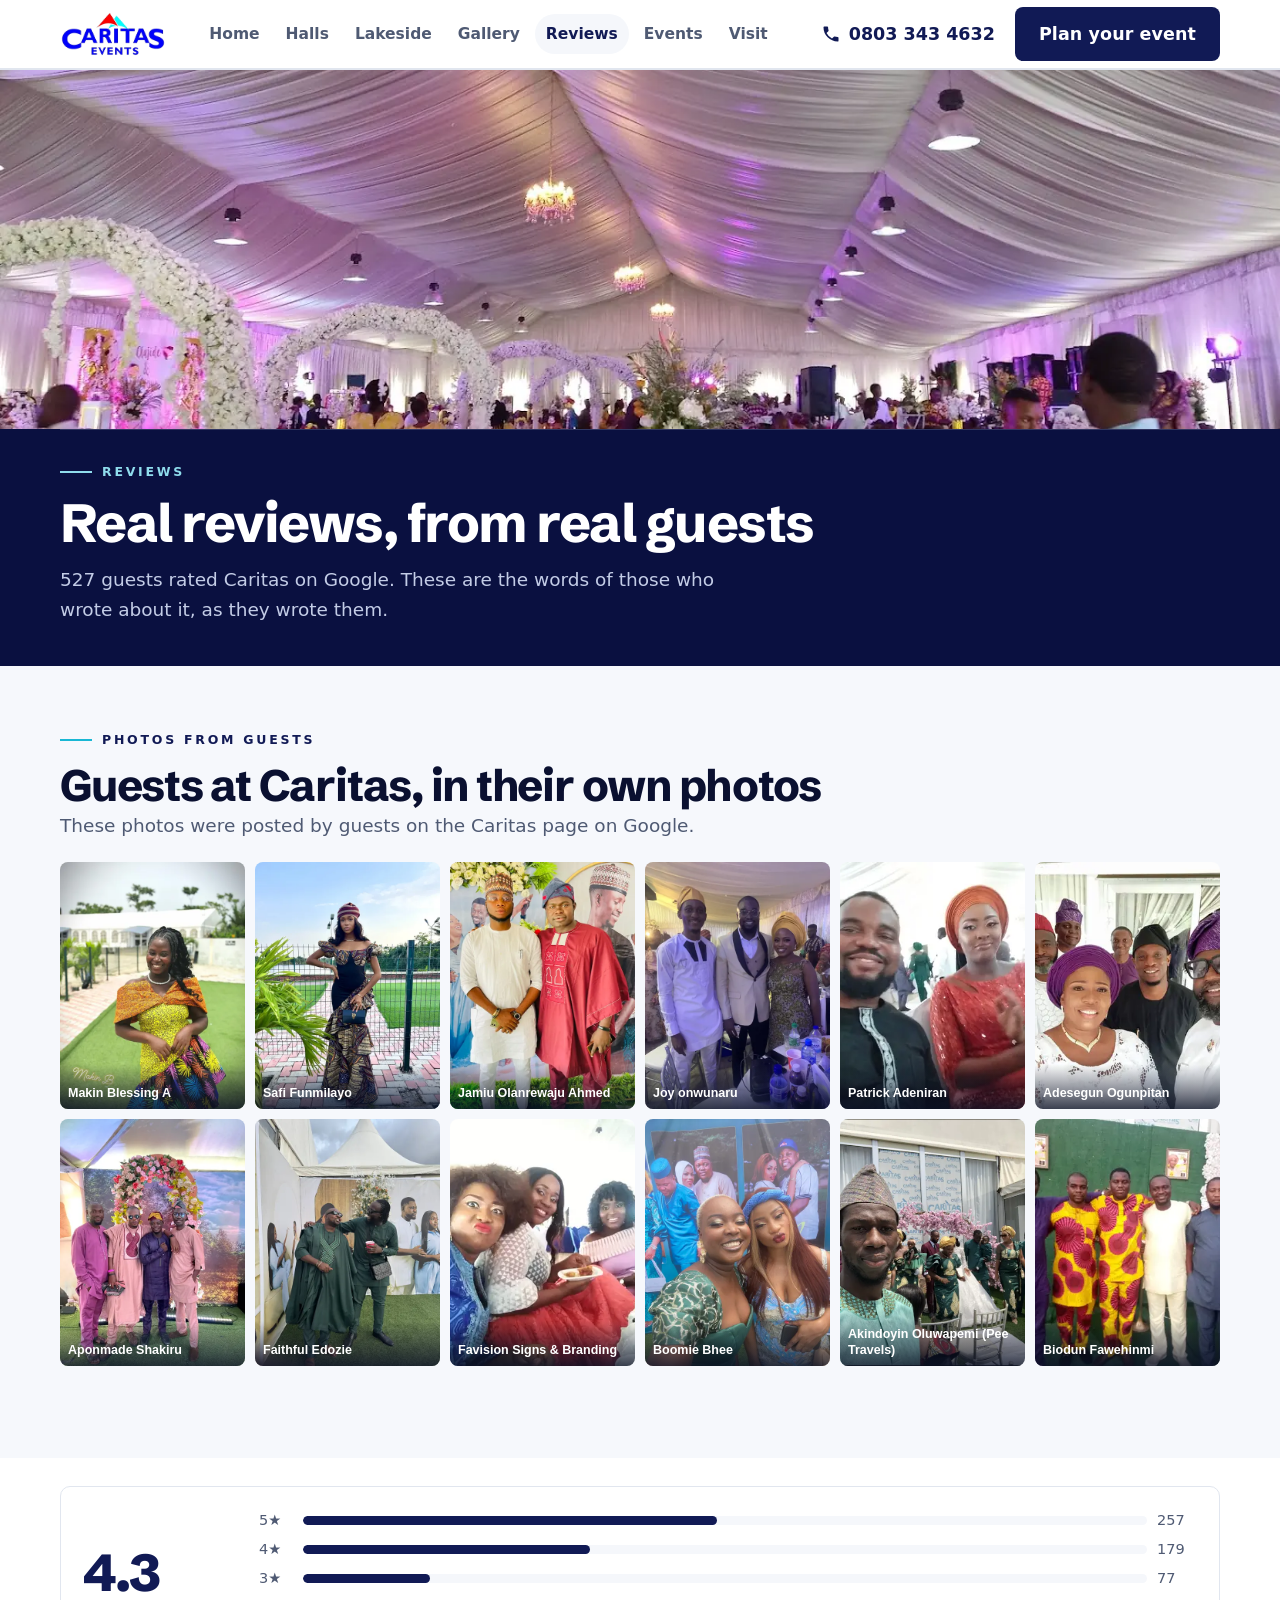
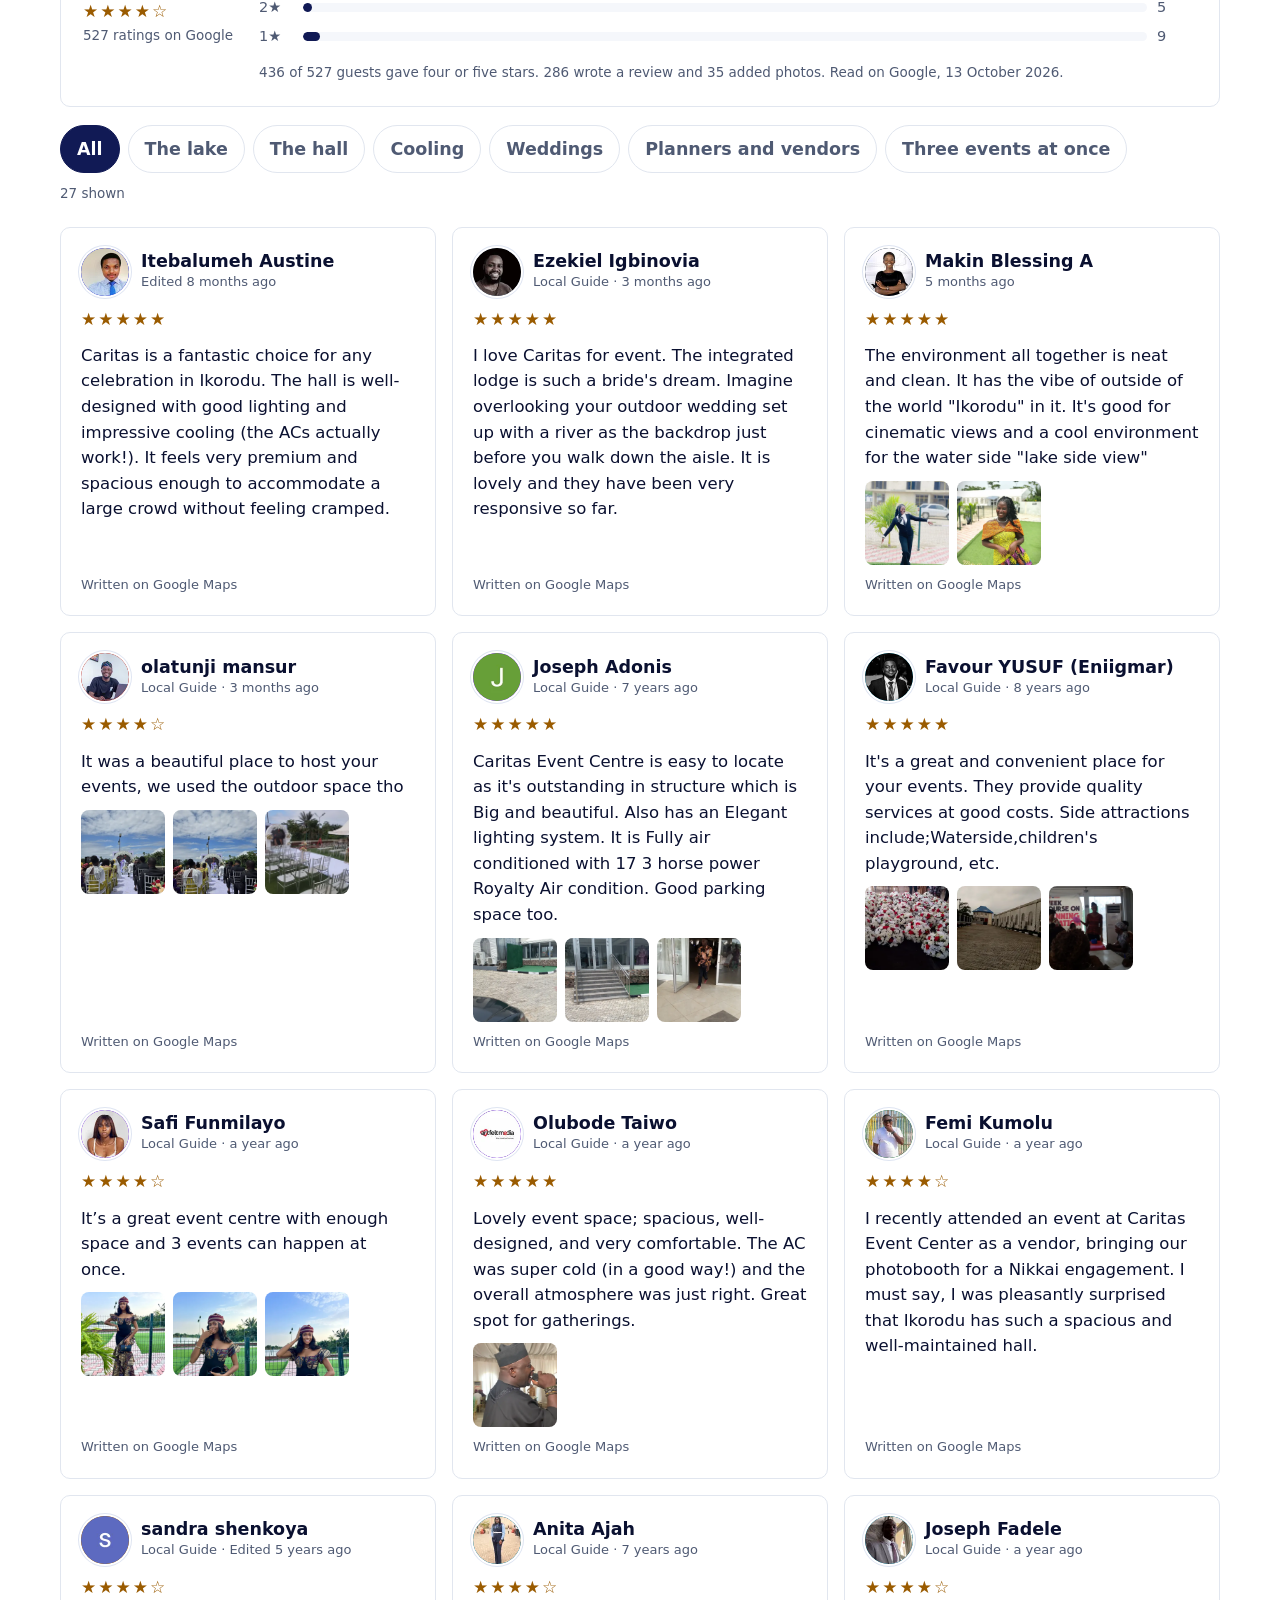
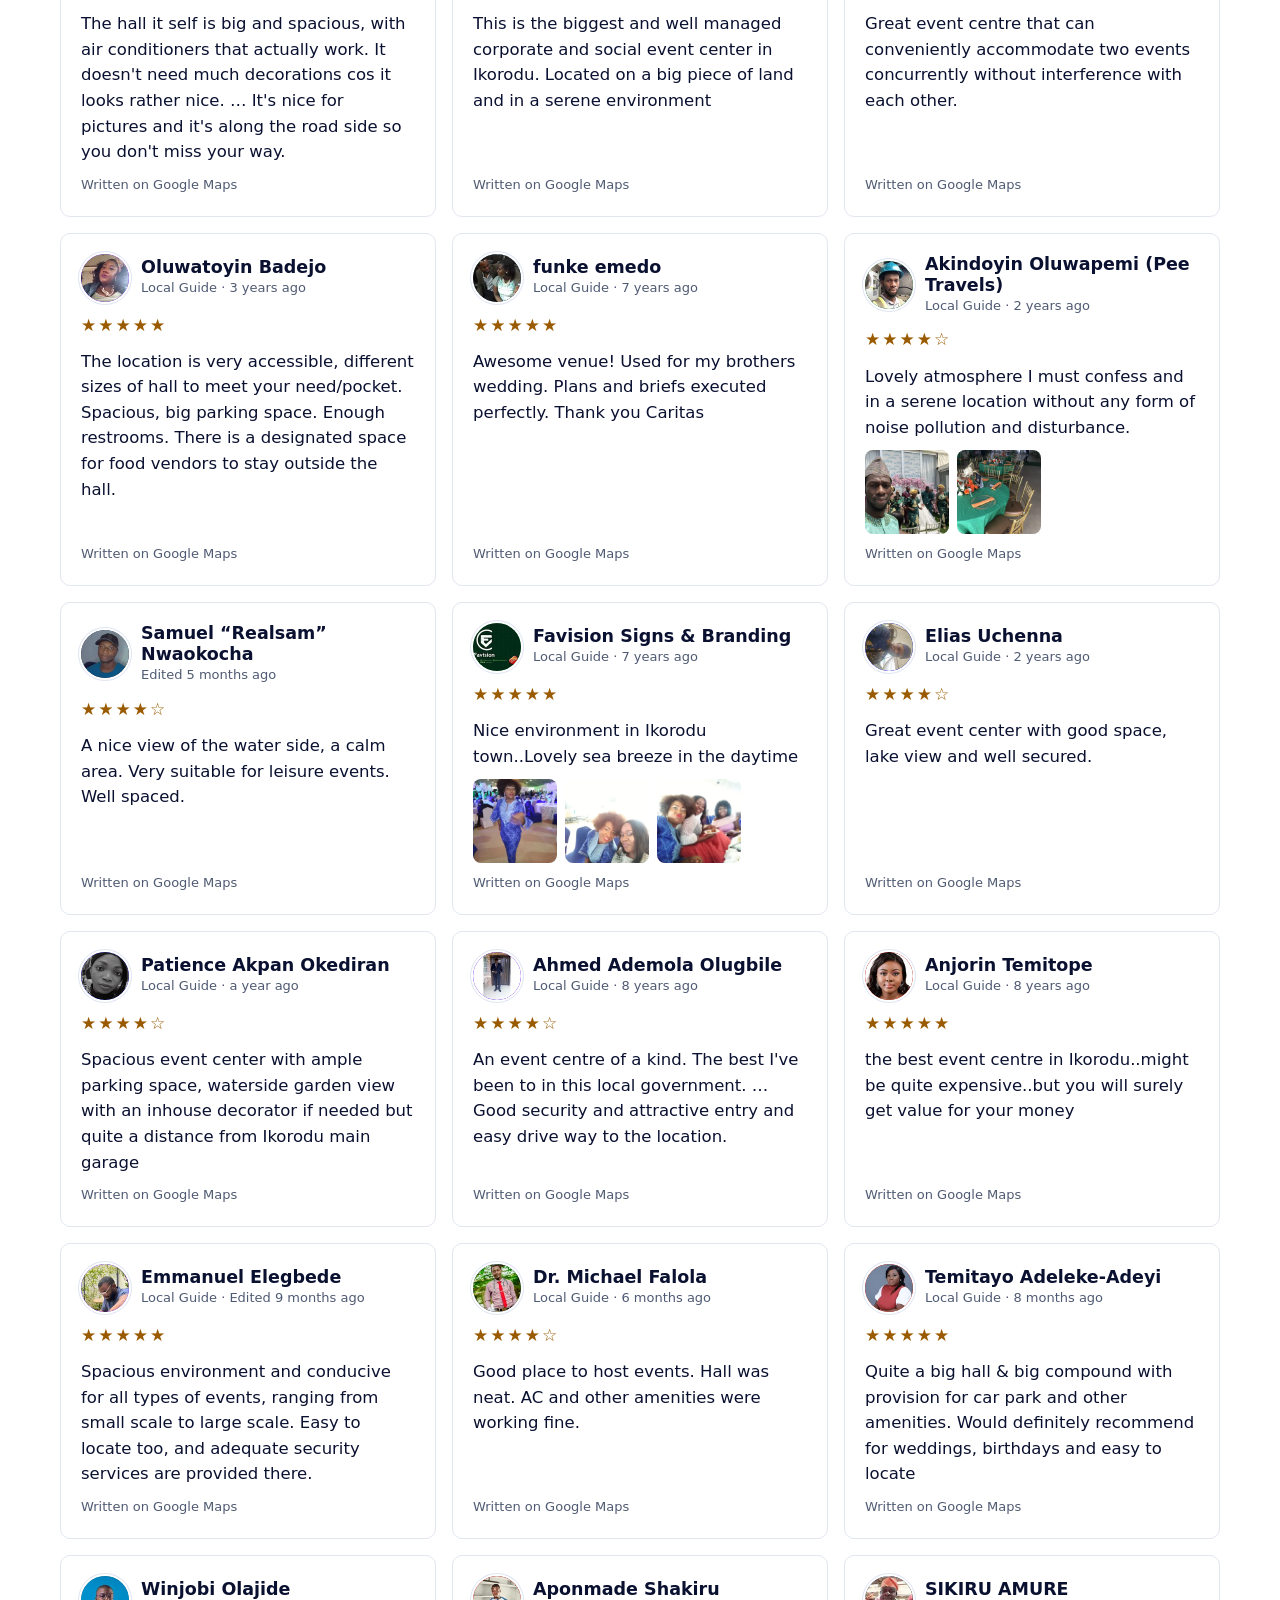
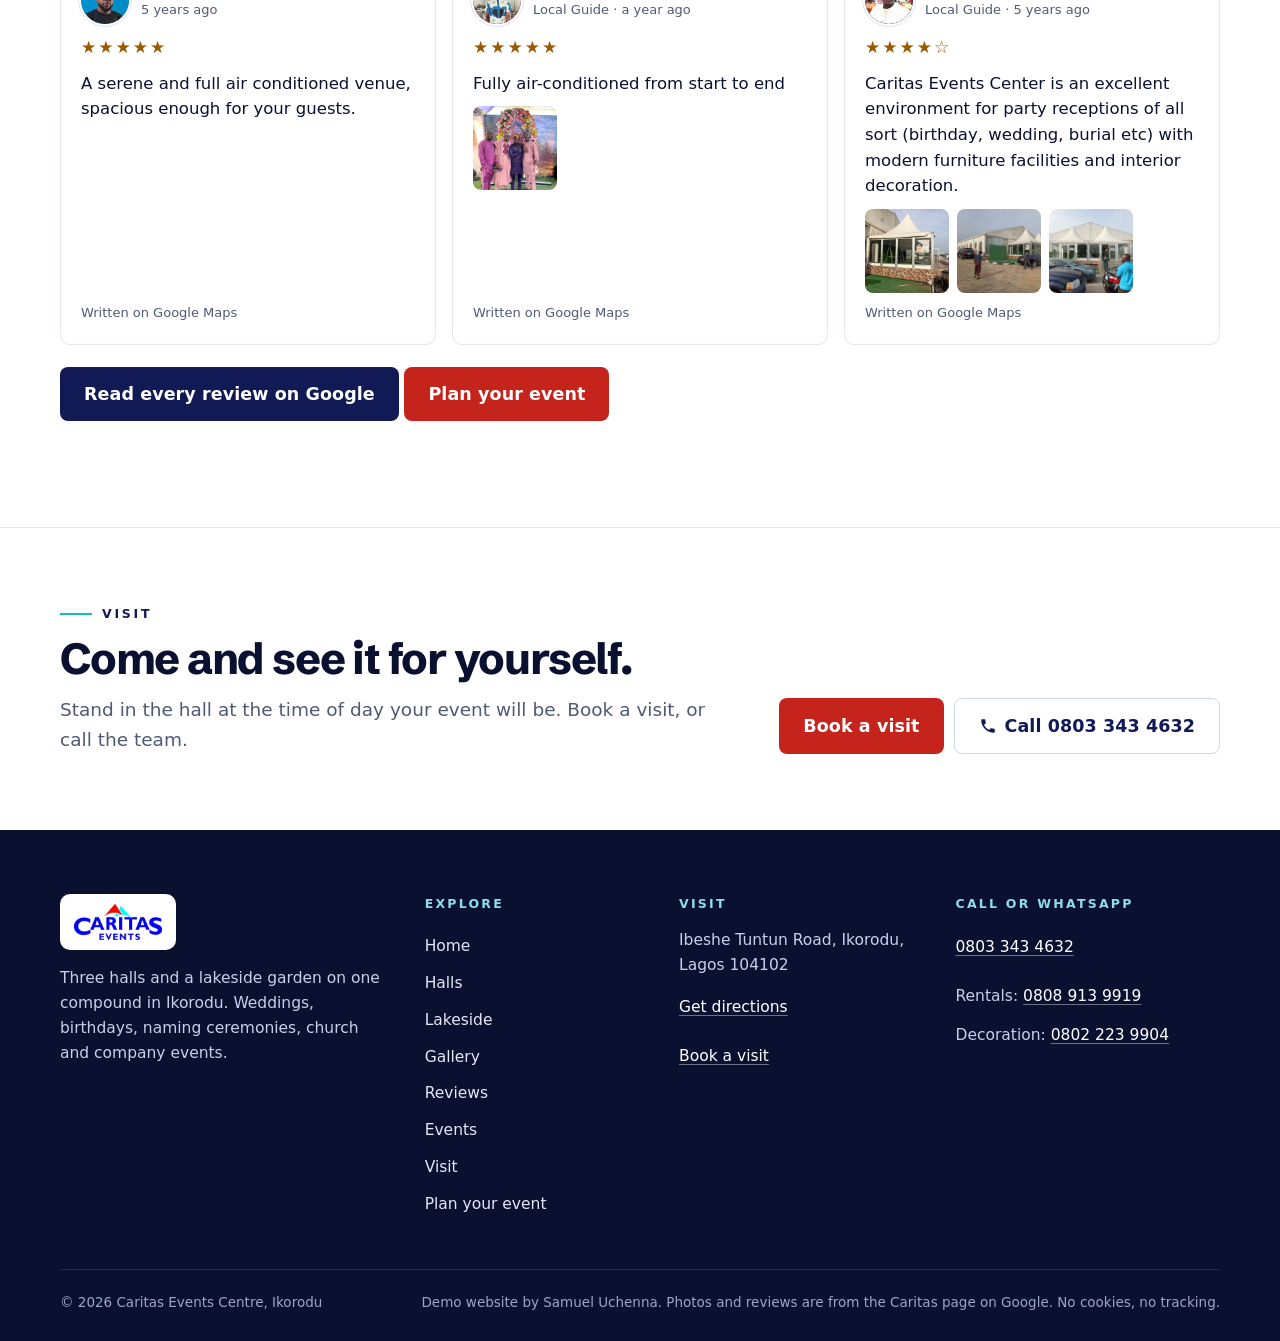
<file: premium/reviews.html>
<!doctype html><html lang="en"><head><meta charset="utf-8"><meta name="viewport" content="width=device-width, initial-scale=1"><meta name="robots" content="noindex, nofollow"><meta name="theme-color" content="#111a55"><title>Reviews | Caritas Events Centre</title><meta name="description" content="What guests say about Caritas Events Centre: reviews from Google Maps."><link rel="icon" type="image/png" href="../assets/img/favicon.png"><link rel="preload" as="image" href="../assets/img/marquee-interior-wedding-960.webp" imagesrcset="../assets/img/marquee-interior-wedding-480.webp 480w, ../assets/img/marquee-interior-wedding-960.webp 960w, ../assets/img/marquee-interior-wedding-1400.webp 1400w" imagesizes="100vw" fetchpriority="high"><link rel="preload" as="font" type="font/woff2" href="../assets/fonts/schibsted-grotesk.woff2" crossorigin><script>document.documentElement.className+=" js"</script><link rel="stylesheet" href="../assets/site.css"></head><body class="pro"><a class="skip" href="#main">Skip to the content</a><header class="top"><div class="wrap"><a class="logo" href="index.html" aria-label="Caritas Events Centre home"><img src="../assets/img/logo.png" alt="Caritas Events Centre" width="106" height="46"></a><nav class="links" id="site-nav" aria-label="Main"><a href="index.html">Home</a><a href="halls.html">Halls</a><a href="lakeside.html">Lakeside</a><a href="gallery.html">Gallery</a><a href="reviews.html" aria-current="page">Reviews</a><a href="events.html">Events</a><a href="visit.html">Visit</a></nav><div class="hdr-right"><a class="ph-link hide-sm" href="tel:+2348033434632"><svg class="ico" viewBox="0 0 24 24" aria-hidden="true"><path d="M6.62 10.79a15.05 15.05 0 0 0 6.59 6.59l2.2-2.2a1 1 0 0 1 1.01-.24c1.12.37 2.33.57 3.58.57a1 1 0 0 1 1 1V20a1 1 0 0 1-1 1A17 17 0 0 1 3 4a1 1 0 0 1 1-1h3.5a1 1 0 0 1 1 1c0 1.25.2 2.46.57 3.58a1 1 0 0 1-.25 1.01l-2.2 2.2z"/></svg>0803 343 4632</a><a class="btn btn-coral hide-sm" href="plan.html">Plan your event</a><button class="btn btn-line menu-btn" aria-label="Menu" aria-controls="site-nav">Menu</button></div></div></header><main id="main"><section class="phead" style="padding:0"><div class="ph-photo"><img src="../assets/img/marquee-interior-wedding-960.webp" srcset="../assets/img/marquee-interior-wedding-480.webp 480w, ../assets/img/marquee-interior-wedding-960.webp 960w, ../assets/img/marquee-interior-wedding-1400.webp 1400w" sizes="100vw" width="1400" height="1050" alt="Inside the marquee hall at a wedding reception" fetchpriority="high" decoding="async"></div><div class="wrap phead-in"><div class="eyebrow">Reviews</div><h1>Real reviews, from real guests</h1><p class="lead">527 guests rated Caritas on Google. These are the words of those who wrote about it, as they wrote them.</p></div></section><section class="mist"><div class="wrap"><div class="eyebrow">Photos from guests</div><h2>Guests at Caritas, in their own photos</h2><p class="lead">These photos were posted by guests on the Caritas page on Google.</p><div class="faces"><button data-zoom data-group="faces" data-full="../assets/guests/p000_1-1600.webp" aria-label="Enlarge photo by Makin Blessing A"><img src="../assets/guests/p000_1-960.webp" srcset="../assets/guests/p000_1-480.webp 480w, ../assets/guests/p000_1-960.webp 960w, ../assets/guests/p000_1-1600.webp 1600w" sizes="(max-width:700px) 33vw, 180px" width="1600" height="2133" alt="Photo by Makin Blessing A, from the Caritas page on Google" loading="lazy" decoding="async"><span>Makin Blessing A</span></button><button data-zoom data-group="faces" data-full="../assets/guests/p016_0-1600.webp" aria-label="Enlarge photo by Safi Funmilayo"><img src="../assets/guests/p016_0-960.webp" srcset="../assets/guests/p016_0-480.webp 480w, ../assets/guests/p016_0-960.webp 960w, ../assets/guests/p016_0-1600.webp 1600w" sizes="(max-width:700px) 33vw, 180px" width="1600" height="2134" alt="Photo by Safi Funmilayo, from the Caritas page on Google" loading="lazy" decoding="async"><span>Safi Funmilayo</span></button><button data-zoom data-group="faces" data-full="../assets/guests/p146_2-958.webp" aria-label="Enlarge photo by Jamiu Olanrewaju Ahmed"><img src="../assets/guests/p146_2-958.webp" srcset="../assets/guests/p146_2-480.webp 480w, ../assets/guests/p146_2-958.webp 958w" sizes="(max-width:700px) 33vw, 180px" width="958" height="1280" alt="Photo by Jamiu Olanrewaju Ahmed, from the Caritas page on Google" loading="lazy" decoding="async"><span>Jamiu Olanrewaju Ahmed</span></button><button data-zoom data-group="faces" data-full="../assets/guests/p171_1-1600.webp" aria-label="Enlarge photo by Joy onwunaru"><img src="../assets/guests/p171_1-960.webp" srcset="../assets/guests/p171_1-480.webp 480w, ../assets/guests/p171_1-960.webp 960w, ../assets/guests/p171_1-1600.webp 1600w" sizes="(max-width:700px) 33vw, 180px" width="1600" height="2133" alt="Photo by Joy onwunaru, from the Caritas page on Google" loading="lazy" decoding="async"><span>Joy onwunaru</span></button><button data-zoom data-group="faces" data-full="../assets/guests/p292_0-1600.webp" aria-label="Enlarge photo by Patrick Adeniran"><img src="../assets/guests/p292_0-960.webp" srcset="../assets/guests/p292_0-480.webp 480w, ../assets/guests/p292_0-960.webp 960w, ../assets/guests/p292_0-1600.webp 1600w" sizes="(max-width:700px) 33vw, 180px" width="1600" height="1200" alt="Photo by Patrick Adeniran, from the Caritas page on Google" loading="lazy" decoding="async"><span>Patrick Adeniran</span></button><button data-zoom data-group="faces" data-full="../assets/guests/p070_0-1024.webp" aria-label="Enlarge photo by Adesegun Ogunpitan"><img src="../assets/guests/p070_0-960.webp" srcset="../assets/guests/p070_0-480.webp 480w, ../assets/guests/p070_0-960.webp 960w, ../assets/guests/p070_0-1024.webp 1024w" sizes="(max-width:700px) 33vw, 180px" width="1024" height="768" alt="Photo by Adesegun Ogunpitan, from the Caritas page on Google" loading="lazy" decoding="async"><span>Adesegun Ogunpitan</span></button><button data-zoom data-group="faces" data-full="../assets/guests/p025_0-960.webp" aria-label="Enlarge photo by Aponmade Shakiru"><img src="../assets/guests/p025_0-960.webp" srcset="../assets/guests/p025_0-480.webp 480w, ../assets/guests/p025_0-960.webp 960w" sizes="(max-width:700px) 33vw, 180px" width="960" height="1280" alt="Photo by Aponmade Shakiru, from the Caritas page on Google" loading="lazy" decoding="async"><span>Aponmade Shakiru</span></button><button data-zoom data-group="faces" data-full="../assets/guests/p010_0-1600.webp" aria-label="Enlarge photo by Faithful Edozie"><img src="../assets/guests/p010_0-960.webp" srcset="../assets/guests/p010_0-480.webp 480w, ../assets/guests/p010_0-960.webp 960w, ../assets/guests/p010_0-1600.webp 1600w" sizes="(max-width:700px) 33vw, 180px" width="1600" height="2133" alt="Photo by Faithful Edozie, from the Caritas page on Google" loading="lazy" decoding="async"><span>Faithful Edozie</span></button><button data-zoom data-group="faces" data-full="../assets/guests/p108_2-1080.webp" aria-label="Enlarge photo by Favision Signs &amp; Branding"><img src="../assets/guests/p108_2-960.webp" srcset="../assets/guests/p108_2-480.webp 480w, ../assets/guests/p108_2-960.webp 960w, ../assets/guests/p108_2-1080.webp 1080w" sizes="(max-width:700px) 33vw, 180px" width="1080" height="810" alt="Photo by Favision Signs &amp; Branding, from the Caritas page on Google" loading="lazy" decoding="async"><span>Favision Signs &amp; Branding</span></button><button data-zoom data-group="faces" data-full="../assets/guests/p003_1-1600.webp" aria-label="Enlarge photo by Boomie Bhee"><img src="../assets/guests/p003_1-960.webp" srcset="../assets/guests/p003_1-480.webp 480w, ../assets/guests/p003_1-960.webp 960w, ../assets/guests/p003_1-1600.webp 1600w" sizes="(max-width:700px) 33vw, 180px" width="1600" height="2133" alt="Photo by Boomie Bhee, from the Caritas page on Google" loading="lazy" decoding="async"><span>Boomie Bhee</span></button><button data-zoom data-group="faces" data-full="../assets/guests/p006_0-1125.webp" aria-label="Enlarge photo by Akindoyin Oluwapemi (Pee Travels)"><img src="../assets/guests/p006_0-960.webp" srcset="../assets/guests/p006_0-480.webp 480w, ../assets/guests/p006_0-960.webp 960w, ../assets/guests/p006_0-1125.webp 1125w" sizes="(max-width:700px) 33vw, 180px" width="1125" height="1503" alt="Photo by Akindoyin Oluwapemi (Pee Travels), from the Caritas page on Google" loading="lazy" decoding="async"><span>Akindoyin Oluwapemi (Pee Travels)</span></button><button data-zoom data-group="faces" data-full="../assets/guests/p291_0-1600.webp" aria-label="Enlarge photo by Biodun Fawehinmi"><img src="../assets/guests/p291_0-960.webp" srcset="../assets/guests/p291_0-480.webp 480w, ../assets/guests/p291_0-960.webp 960w, ../assets/guests/p291_0-1600.webp 1600w" sizes="(max-width:700px) 33vw, 180px" width="1600" height="1200" alt="Photo by Biodun Fawehinmi, from the Caritas page on Google" loading="lazy" decoding="async"><span>Biodun Fawehinmi</span></button></div></div></section><section style="padding-top:6px"><div class="wrap"><div class="sum-row"><div><div class="big">4.3</div><div class="stars" aria-hidden="true">★★★★☆</div><div class="note">527 ratings on Google</div></div><div class="bars"><div class="bar-r"><span>5★</span><i><b style="width:49%"></b></i><span>257</span></div><div class="bar-r"><span>4★</span><i><b style="width:34%"></b></i><span>179</span></div><div class="bar-r"><span>3★</span><i><b style="width:15%"></b></i><span>77</span></div><div class="bar-r"><span>2★</span><i><b style="width:1%"></b></i><span>5</span></div><div class="bar-r"><span>1★</span><i><b style="width:2%"></b></i><span>9</span></div><p class="note" style="margin:8px 0 0">436 of 527 guests gave four or five stars. 286 wrote a review and 35 added photos. Read on Google, 13 October 2026.</p></div></div><div><div class="chips rv-filter" data-for="rv-page" role="group" aria-label="Filter reviews"><button class="on" data-f="all" aria-pressed="true">All</button><button data-f="lake" aria-pressed="false">The lake</button><button data-f="hall" aria-pressed="false">The hall</button><button data-f="ac" aria-pressed="false">Cooling</button><button data-f="weddings" aria-pressed="false">Weddings</button><button data-f="planners" aria-pressed="false">Planners and vendors</button><button data-f="three" aria-pressed="false">Three events at once</button></div><p class="note rv-count" style="margin-top:10px">27 shown</p><div class="rv-grid" id="rv-page"><article class="rv" data-tags="hall ac"><div class="who"><span class="av" style="background:#1a24c9"><i aria-hidden="true">IA</i><img src="../assets/guests/a024.webp" alt="" width="48" height="48" loading="lazy" decoding="async"></span><div><div class="nm">Itebalumeh Austine</div><div class="mt">Edited 8 months ago</div></div></div><div class="stars" role="img" aria-label="5 out of 5 stars">★★★★★</div><q>Caritas is a fantastic choice for any celebration in Ikorodu. The hall is well-designed with good lighting and impressive cooling (the ACs actually work!). It feels very premium and spacious enough to accommodate a large crowd without feeling cramped.</q><div class="src">Written on Google Maps</div></article><article class="rv" data-tags="lake weddings"><div class="who"><span class="av" style="background:#334155"><i aria-hidden="true">EI</i><img src="../assets/guests/a270.webp" alt="" width="48" height="48" loading="lazy" decoding="async"></span><div><div class="nm">Ezekiel Igbinovia</div><div class="mt">Local Guide &middot; 3 months ago</div></div></div><div class="stars" role="img" aria-label="5 out of 5 stars">★★★★★</div><q>I love Caritas for event. The integrated lodge is such a bride&#x27;s dream. Imagine overlooking your outdoor wedding set up with a river as the backdrop just before you walk down the aisle. It is lovely and they have been very responsive so far.</q><div class="src">Written on Google Maps</div></article><article class="rv" data-tags="lake"><div class="who"><span class="av" style="background:#334155"><i aria-hidden="true">MB</i><img src="../assets/guests/a000.webp" alt="" width="48" height="48" loading="lazy" decoding="async"></span><div><div class="nm">Makin Blessing A</div><div class="mt">5 months ago</div></div></div><div class="stars" role="img" aria-label="5 out of 5 stars">★★★★★</div><q>The environment all together is neat and clean. It has the vibe of outside of the world &quot;Ikorodu&quot; in it. It&#x27;s good for cinematic views and a cool environment for the water side &quot;lake side view&quot;</q><div class="rv-ph"><button data-zoom data-group="rv-0" data-full="../assets/guests/p000_0-1600.webp" aria-label="Enlarge photo"><img src="../assets/guests/p000_0-960.webp" srcset="../assets/guests/p000_0-480.webp 480w, ../assets/guests/p000_0-960.webp 960w, ../assets/guests/p000_0-1600.webp 1600w" sizes="96px" width="1600" height="2133" alt="Photo by Makin Blessing A, from the Caritas page on Google" loading="lazy" decoding="async"></button><button data-zoom data-group="rv-0" data-full="../assets/guests/p000_1-1600.webp" aria-label="Enlarge photo"><img src="../assets/guests/p000_1-960.webp" srcset="../assets/guests/p000_1-480.webp 480w, ../assets/guests/p000_1-960.webp 960w, ../assets/guests/p000_1-1600.webp 1600w" sizes="96px" width="1600" height="2133" alt="Photo by Makin Blessing A, from the Caritas page on Google" loading="lazy" decoding="async"></button></div><div class="src">Written on Google Maps</div></article><article class="rv" data-tags="lake weddings"><div class="who"><span class="av" style="background:#b31c14"><i aria-hidden="true">OM</i><img src="../assets/guests/a001.webp" alt="" width="48" height="48" loading="lazy" decoding="async"></span><div><div class="nm">olatunji mansur</div><div class="mt">Local Guide &middot; 3 months ago</div></div></div><div class="stars" role="img" aria-label="4 out of 5 stars">★★★★☆</div><q>It was a beautiful place to host your events, we used the outdoor space tho</q><div class="rv-ph"><button data-zoom data-group="rv-1" data-full="../assets/guests/p001_0-750.webp" aria-label="Enlarge photo"><img src="../assets/guests/p001_0-750.webp" srcset="../assets/guests/p001_0-480.webp 480w, ../assets/guests/p001_0-750.webp 750w" sizes="96px" width="750" height="1000" alt="Photo by olatunji mansur, from the Caritas page on Google" loading="lazy" decoding="async"></button><button data-zoom data-group="rv-1" data-full="../assets/guests/p001_1-750.webp" aria-label="Enlarge photo"><img src="../assets/guests/p001_1-750.webp" srcset="../assets/guests/p001_1-480.webp 480w, ../assets/guests/p001_1-750.webp 750w" sizes="96px" width="750" height="1000" alt="Photo by olatunji mansur, from the Caritas page on Google" loading="lazy" decoding="async"></button><button data-zoom data-group="rv-1" data-full="../assets/guests/p001_2-1020.webp" aria-label="Enlarge photo"><img src="../assets/guests/p001_2-960.webp" srcset="../assets/guests/p001_2-480.webp 480w, ../assets/guests/p001_2-960.webp 960w, ../assets/guests/p001_2-1020.webp 1020w" sizes="96px" width="1020" height="768" alt="Photo by olatunji mansur, from the Caritas page on Google" loading="lazy" decoding="async"></button></div><div class="src">Written on Google Maps</div></article><article class="rv" data-tags="hall ac"><div class="who"><span class="av" style="background:#6d28d9"><i aria-hidden="true">JA</i><img src="../assets/guests/a008.webp" alt="" width="48" height="48" loading="lazy" decoding="async"></span><div><div class="nm">Joseph Adonis</div><div class="mt">Local Guide &middot; 7 years ago</div></div></div><div class="stars" role="img" aria-label="5 out of 5 stars">★★★★★</div><q>Caritas Event Centre is easy to locate as it&#x27;s outstanding in structure which is Big and beautiful. Also has an Elegant lighting system. It is Fully air conditioned with 17 3 horse power Royalty Air condition. Good parking space too.</q><div class="rv-ph"><button data-zoom data-group="rv-8" data-full="../assets/guests/p008_0-1088.webp" aria-label="Enlarge photo"><img src="../assets/guests/p008_0-960.webp" srcset="../assets/guests/p008_0-480.webp 480w, ../assets/guests/p008_0-960.webp 960w, ../assets/guests/p008_0-1088.webp 1088w" sizes="96px" width="1088" height="1920" alt="Photo by Joseph Adonis, from the Caritas page on Google" loading="lazy" decoding="async"></button><button data-zoom data-group="rv-8" data-full="../assets/guests/p008_2-1088.webp" aria-label="Enlarge photo"><img src="../assets/guests/p008_2-960.webp" srcset="../assets/guests/p008_2-480.webp 480w, ../assets/guests/p008_2-960.webp 960w, ../assets/guests/p008_2-1088.webp 1088w" sizes="96px" width="1088" height="1920" alt="Photo by Joseph Adonis, from the Caritas page on Google" loading="lazy" decoding="async"></button><button data-zoom data-group="rv-8" data-full="../assets/guests/p008_3-1088.webp" aria-label="Enlarge photo"><img src="../assets/guests/p008_3-960.webp" srcset="../assets/guests/p008_3-480.webp 480w, ../assets/guests/p008_3-960.webp 960w, ../assets/guests/p008_3-1088.webp 1088w" sizes="96px" width="1088" height="1920" alt="Photo by Joseph Adonis, from the Caritas page on Google" loading="lazy" decoding="async"></button></div><div class="src">Written on Google Maps</div></article><article class="rv" data-tags="lake hall"><div class="who"><span class="av" style="background:#0e7490"><i aria-hidden="true">FY</i><img src="../assets/guests/a013.webp" alt="" width="48" height="48" loading="lazy" decoding="async"></span><div><div class="nm">Favour YUSUF (Eniigmar)</div><div class="mt">Local Guide &middot; 8 years ago</div></div></div><div class="stars" role="img" aria-label="5 out of 5 stars">★★★★★</div><q>It&#x27;s a great and convenient place for your events. They provide quality services at good costs. Side attractions include;Waterside,children&#x27;s playground, etc.</q><div class="rv-ph"><button data-zoom data-group="rv-13" data-full="../assets/guests/p013_0-1600.webp" aria-label="Enlarge photo"><img src="../assets/guests/p013_0-960.webp" srcset="../assets/guests/p013_0-480.webp 480w, ../assets/guests/p013_0-960.webp 960w, ../assets/guests/p013_0-1600.webp 1600w" sizes="96px" width="1600" height="900" alt="Photo by Favour YUSUF (Eniigmar), from the Caritas page on Google" loading="lazy" decoding="async"></button><button data-zoom data-group="rv-13" data-full="../assets/guests/p013_1-1600.webp" aria-label="Enlarge photo"><img src="../assets/guests/p013_1-960.webp" srcset="../assets/guests/p013_1-480.webp 480w, ../assets/guests/p013_1-960.webp 960w, ../assets/guests/p013_1-1600.webp 1600w" sizes="96px" width="1600" height="900" alt="Photo by Favour YUSUF (Eniigmar), from the Caritas page on Google" loading="lazy" decoding="async"></button><button data-zoom data-group="rv-13" data-full="../assets/guests/p013_2-1600.webp" aria-label="Enlarge photo"><img src="../assets/guests/p013_2-960.webp" srcset="../assets/guests/p013_2-480.webp 480w, ../assets/guests/p013_2-960.webp 960w, ../assets/guests/p013_2-1600.webp 1600w" sizes="96px" width="1600" height="1445" alt="Photo by Favour YUSUF (Eniigmar), from the Caritas page on Google" loading="lazy" decoding="async"></button></div><div class="src">Written on Google Maps</div></article><article class="rv" data-tags="three"><div class="who"><span class="av" style="background:#6d28d9"><i aria-hidden="true">SF</i><img src="../assets/guests/a016.webp" alt="" width="48" height="48" loading="lazy" decoding="async"></span><div><div class="nm">Safi Funmilayo</div><div class="mt">Local Guide &middot; a year ago</div></div></div><div class="stars" role="img" aria-label="4 out of 5 stars">★★★★☆</div><q>It’s a great event centre with enough space and 3 events can happen at once.</q><div class="rv-ph"><button data-zoom data-group="rv-16" data-full="../assets/guests/p016_0-1600.webp" aria-label="Enlarge photo"><img src="../assets/guests/p016_0-960.webp" srcset="../assets/guests/p016_0-480.webp 480w, ../assets/guests/p016_0-960.webp 960w, ../assets/guests/p016_0-1600.webp 1600w" sizes="96px" width="1600" height="2134" alt="Photo by Safi Funmilayo, from the Caritas page on Google" loading="lazy" decoding="async"></button><button data-zoom data-group="rv-16" data-full="../assets/guests/p016_1-1600.webp" aria-label="Enlarge photo"><img src="../assets/guests/p016_1-960.webp" srcset="../assets/guests/p016_1-480.webp 480w, ../assets/guests/p016_1-960.webp 960w, ../assets/guests/p016_1-1600.webp 1600w" sizes="96px" width="1600" height="2134" alt="Photo by Safi Funmilayo, from the Caritas page on Google" loading="lazy" decoding="async"></button><button data-zoom data-group="rv-16" data-full="../assets/guests/p016_2-1600.webp" aria-label="Enlarge photo"><img src="../assets/guests/p016_2-960.webp" srcset="../assets/guests/p016_2-480.webp 480w, ../assets/guests/p016_2-960.webp 960w, ../assets/guests/p016_2-1600.webp 1600w" sizes="96px" width="1600" height="2134" alt="Photo by Safi Funmilayo, from the Caritas page on Google" loading="lazy" decoding="async"></button></div><div class="src">Written on Google Maps</div></article><article class="rv" data-tags="hall ac"><div class="who"><span class="av" style="background:#6d28d9"><i aria-hidden="true">OT</i><img src="../assets/guests/a005.webp" alt="" width="48" height="48" loading="lazy" decoding="async"></span><div><div class="nm">Olubode Taiwo</div><div class="mt">Local Guide &middot; a year ago</div></div></div><div class="stars" role="img" aria-label="5 out of 5 stars">★★★★★</div><q>Lovely event space; spacious, well-designed, and very comfortable. The AC was super cold (in a good way!) and the overall atmosphere was just right. Great spot for gatherings.</q><div class="rv-ph"><button data-zoom data-group="rv-5" data-full="../assets/guests/p005_0-1080.webp" aria-label="Enlarge photo"><img src="../assets/guests/p005_0-960.webp" srcset="../assets/guests/p005_0-480.webp 480w, ../assets/guests/p005_0-960.webp 960w, ../assets/guests/p005_0-1080.webp 1080w" sizes="96px" width="1080" height="1920" alt="Photo by Olubode Taiwo, from the Caritas page on Google" loading="lazy" decoding="async"></button></div><div class="src">Written on Google Maps</div></article><article class="rv" data-tags="planners"><div class="who"><span class="av" style="background:#166534"><i aria-hidden="true">FK</i><img src="../assets/guests/a018.webp" alt="" width="48" height="48" loading="lazy" decoding="async"></span><div><div class="nm">Femi Kumolu</div><div class="mt">Local Guide &middot; a year ago</div></div></div><div class="stars" role="img" aria-label="4 out of 5 stars">★★★★☆</div><q>I recently attended an event at Caritas Event Center as a vendor, bringing our photobooth for a Nikkai engagement. I must say, I was pleasantly surprised that Ikorodu has such a spacious and well-maintained hall.</q><div class="src">Written on Google Maps</div></article><article class="rv" data-tags="hall ac planners"><div class="who"><span class="av" style="background:#8a4b00"><i aria-hidden="true">SS</i><img src="../assets/guests/a020.webp" alt="" width="48" height="48" loading="lazy" decoding="async"></span><div><div class="nm">sandra shenkoya</div><div class="mt">Local Guide &middot; Edited 5 years ago</div></div></div><div class="stars" role="img" aria-label="4 out of 5 stars">★★★★☆</div><q>The hall it self is big and spacious, with air conditioners that actually work. It doesn&#x27;t need much decorations cos it looks rather nice. … It&#x27;s nice for pictures and it&#x27;s along the road side so you don&#x27;t miss your way.</q><div class="src">Written on Google Maps</div></article><article class="rv" data-tags="hall"><div class="who"><span class="av" style="background:#0e7490"><i aria-hidden="true">AA</i><img src="../assets/guests/a051.webp" alt="" width="48" height="48" loading="lazy" decoding="async"></span><div><div class="nm">Anita Ajah</div><div class="mt">Local Guide &middot; 7 years ago</div></div></div><div class="stars" role="img" aria-label="4 out of 5 stars">★★★★☆</div><q>This is the biggest and well managed corporate and social event center in Ikorodu. Located on a big piece of land and in a serene environment</q><div class="src">Written on Google Maps</div></article><article class="rv" data-tags="three"><div class="who"><span class="av" style="background:#0e7490"><i aria-hidden="true">JF</i><img src="../assets/guests/a011.webp" alt="" width="48" height="48" loading="lazy" decoding="async"></span><div><div class="nm">Joseph Fadele</div><div class="mt">Local Guide &middot; a year ago</div></div></div><div class="stars" role="img" aria-label="4 out of 5 stars">★★★★☆</div><q>Great event centre that can conveniently accommodate two events concurrently without interference with each other.</q><div class="src">Written on Google Maps</div></article><article class="rv" data-tags="planners hall"><div class="who"><span class="av" style="background:#6d28d9"><i aria-hidden="true">OB</i><img src="../assets/guests/a019.webp" alt="" width="48" height="48" loading="lazy" decoding="async"></span><div><div class="nm">Oluwatoyin Badejo</div><div class="mt">Local Guide &middot; 3 years ago</div></div></div><div class="stars" role="img" aria-label="5 out of 5 stars">★★★★★</div><q>The location is very accessible, different sizes of hall to meet your need/pocket. Spacious, big parking space. Enough restrooms. There is a designated space for food vendors to stay outside the hall.</q><div class="src">Written on Google Maps</div></article><article class="rv" data-tags="weddings planners"><div class="who"><span class="av" style="background:#334155"><i aria-hidden="true">FE</i><img src="../assets/guests/a074.webp" alt="" width="48" height="48" loading="lazy" decoding="async"></span><div><div class="nm">funke emedo</div><div class="mt">Local Guide &middot; 7 years ago</div></div></div><div class="stars" role="img" aria-label="5 out of 5 stars">★★★★★</div><q>Awesome venue! Used for my brothers wedding. Plans and briefs executed perfectly. Thank you Caritas</q><div class="src">Written on Google Maps</div></article><article class="rv" data-tags="lake"><div class="who"><span class="av" style="background:#166534"><i aria-hidden="true">AO</i><img src="../assets/guests/a006.webp" alt="" width="48" height="48" loading="lazy" decoding="async"></span><div><div class="nm">Akindoyin Oluwapemi (Pee Travels)</div><div class="mt">Local Guide &middot; 2 years ago</div></div></div><div class="stars" role="img" aria-label="4 out of 5 stars">★★★★☆</div><q>Lovely atmosphere I must confess and in a serene location without any form of noise pollution and disturbance.</q><div class="rv-ph"><button data-zoom data-group="rv-6" data-full="../assets/guests/p006_0-1125.webp" aria-label="Enlarge photo"><img src="../assets/guests/p006_0-960.webp" srcset="../assets/guests/p006_0-480.webp 480w, ../assets/guests/p006_0-960.webp 960w, ../assets/guests/p006_0-1125.webp 1125w" sizes="96px" width="1125" height="1503" alt="Photo by Akindoyin Oluwapemi (Pee Travels), from the Caritas page on Google" loading="lazy" decoding="async"></button><button data-zoom data-group="rv-6" data-full="../assets/guests/p006_1-1125.webp" aria-label="Enlarge photo"><img src="../assets/guests/p006_1-960.webp" srcset="../assets/guests/p006_1-480.webp 480w, ../assets/guests/p006_1-960.webp 960w, ../assets/guests/p006_1-1125.webp 1125w" sizes="96px" width="1125" height="1501" alt="Photo by Akindoyin Oluwapemi (Pee Travels), from the Caritas page on Google" loading="lazy" decoding="async"></button></div><div class="src">Written on Google Maps</div></article><article class="rv" data-tags="lake"><div class="who"><span class="av" style="background:#334155"><i aria-hidden="true">SN</i><img src="../assets/guests/a015.webp" alt="" width="48" height="48" loading="lazy" decoding="async"></span><div><div class="nm">Samuel “Realsam” Nwaokocha</div><div class="mt">Edited 5 months ago</div></div></div><div class="stars" role="img" aria-label="4 out of 5 stars">★★★★☆</div><q>A nice view of the water side, a calm area. Very suitable for leisure events. Well spaced.</q><div class="src">Written on Google Maps</div></article><article class="rv" data-tags="lake"><div class="who"><span class="av" style="background:#166534"><i aria-hidden="true">FS</i><img src="../assets/guests/a108.webp" alt="" width="48" height="48" loading="lazy" decoding="async"></span><div><div class="nm">Favision Signs &amp; Branding</div><div class="mt">Local Guide &middot; 7 years ago</div></div></div><div class="stars" role="img" aria-label="5 out of 5 stars">★★★★★</div><q>Nice environment in Ikorodu town..Lovely sea breeze in the daytime</q><div class="rv-ph"><button data-zoom data-group="rv-108" data-full="../assets/guests/p108_0-1600.webp" aria-label="Enlarge photo"><img src="../assets/guests/p108_0-960.webp" srcset="../assets/guests/p108_0-480.webp 480w, ../assets/guests/p108_0-960.webp 960w, ../assets/guests/p108_0-1600.webp 1600w" sizes="96px" width="1600" height="2133" alt="Photo by Favision Signs &amp; Branding, from the Caritas page on Google" loading="lazy" decoding="async"></button><button data-zoom data-group="rv-108" data-full="../assets/guests/p108_1-810.webp" aria-label="Enlarge photo"><img src="../assets/guests/p108_1-810.webp" srcset="../assets/guests/p108_1-480.webp 480w, ../assets/guests/p108_1-810.webp 810w" sizes="96px" width="810" height="1080" alt="Photo by Favision Signs &amp; Branding, from the Caritas page on Google" loading="lazy" decoding="async"></button><button data-zoom data-group="rv-108" data-full="../assets/guests/p108_2-1080.webp" aria-label="Enlarge photo"><img src="../assets/guests/p108_2-960.webp" srcset="../assets/guests/p108_2-480.webp 480w, ../assets/guests/p108_2-960.webp 960w, ../assets/guests/p108_2-1080.webp 1080w" sizes="96px" width="1080" height="810" alt="Photo by Favision Signs &amp; Branding, from the Caritas page on Google" loading="lazy" decoding="async"></button></div><div class="src">Written on Google Maps</div></article><article class="rv" data-tags="lake"><div class="who"><span class="av" style="background:#1a24c9"><i aria-hidden="true">EU</i><img src="../assets/guests/a058.webp" alt="" width="48" height="48" loading="lazy" decoding="async"></span><div><div class="nm">Elias Uchenna</div><div class="mt">Local Guide &middot; 2 years ago</div></div></div><div class="stars" role="img" aria-label="4 out of 5 stars">★★★★☆</div><q>Great event center with good space, lake view and well secured.</q><div class="src">Written on Google Maps</div></article><article class="rv" data-tags="lake planners"><div class="who"><span class="av" style="background:#1a24c9"><i aria-hidden="true">PA</i><img src="../assets/guests/a021.webp" alt="" width="48" height="48" loading="lazy" decoding="async"></span><div><div class="nm">Patience Akpan Okediran</div><div class="mt">Local Guide &middot; a year ago</div></div></div><div class="stars" role="img" aria-label="4 out of 5 stars">★★★★☆</div><q>Spacious event center with ample parking space, waterside garden view with an inhouse decorator if needed but quite a distance from Ikorodu main garage</q><div class="src">Written on Google Maps</div></article><article class="rv" data-tags="hall"><div class="who"><span class="av" style="background:#6d28d9"><i aria-hidden="true">AA</i><img src="../assets/guests/a028.webp" alt="" width="48" height="48" loading="lazy" decoding="async"></span><div><div class="nm">Ahmed Ademola Olugbile</div><div class="mt">Local Guide &middot; 8 years ago</div></div></div><div class="stars" role="img" aria-label="4 out of 5 stars">★★★★☆</div><q>An event centre of a kind. The best I&#x27;ve been to in this local government. … Good security and attractive entry and easy drive way to the location.</q><div class="src">Written on Google Maps</div></article><article class="rv" data-tags="hall"><div class="who"><span class="av" style="background:#b31c14"><i aria-hidden="true">AT</i><img src="../assets/guests/a082.webp" alt="" width="48" height="48" loading="lazy" decoding="async"></span><div><div class="nm">Anjorin Temitope</div><div class="mt">Local Guide &middot; 8 years ago</div></div></div><div class="stars" role="img" aria-label="5 out of 5 stars">★★★★★</div><q>the best event centre in Ikorodu..might be quite expensive..but you will surely get value for your money</q><div class="src">Written on Google Maps</div></article><article class="rv" data-tags="hall"><div class="who"><span class="av" style="background:#6d28d9"><i aria-hidden="true">EE</i><img src="../assets/guests/a047.webp" alt="" width="48" height="48" loading="lazy" decoding="async"></span><div><div class="nm">Emmanuel Elegbede</div><div class="mt">Local Guide &middot; Edited 9 months ago</div></div></div><div class="stars" role="img" aria-label="5 out of 5 stars">★★★★★</div><q>Spacious environment and conducive for all types of events, ranging from small scale to large scale. Easy to locate too, and adequate security services are provided there.</q><div class="src">Written on Google Maps</div></article><article class="rv" data-tags="hall ac"><div class="who"><span class="av" style="background:#334155"><i aria-hidden="true">DM</i><img src="../assets/guests/a009.webp" alt="" width="48" height="48" loading="lazy" decoding="async"></span><div><div class="nm">Dr. Michael Falola</div><div class="mt">Local Guide &middot; 6 months ago</div></div></div><div class="stars" role="img" aria-label="4 out of 5 stars">★★★★☆</div><q>Good place to host events. Hall was neat. AC and other amenities were working fine.</q><div class="src">Written on Google Maps</div></article><article class="rv" data-tags="weddings"><div class="who"><span class="av" style="background:#b31c14"><i aria-hidden="true">TA</i><img src="../assets/guests/a007.webp" alt="" width="48" height="48" loading="lazy" decoding="async"></span><div><div class="nm">Temitayo Adeleke-Adeyi</div><div class="mt">Local Guide &middot; 8 months ago</div></div></div><div class="stars" role="img" aria-label="5 out of 5 stars">★★★★★</div><q>Quite a big hall &amp; big compound with provision for car park and other amenities. Would definitely recommend for weddings, birthdays and easy to locate</q><div class="src">Written on Google Maps</div></article><article class="rv" data-tags="hall ac"><div class="who"><span class="av" style="background:#0e7490"><i aria-hidden="true">WO</i><img src="../assets/guests/a069.webp" alt="" width="48" height="48" loading="lazy" decoding="async"></span><div><div class="nm">Winjobi Olajide</div><div class="mt">5 years ago</div></div></div><div class="stars" role="img" aria-label="5 out of 5 stars">★★★★★</div><q>A serene and full air conditioned venue, spacious enough for your guests.</q><div class="src">Written on Google Maps</div></article><article class="rv" data-tags="hall ac"><div class="who"><span class="av" style="background:#b31c14"><i aria-hidden="true">AS</i><img src="../assets/guests/a025.webp" alt="" width="48" height="48" loading="lazy" decoding="async"></span><div><div class="nm">Aponmade Shakiru</div><div class="mt">Local Guide &middot; a year ago</div></div></div><div class="stars" role="img" aria-label="5 out of 5 stars">★★★★★</div><q>Fully air-conditioned from start to end</q><div class="rv-ph"><button data-zoom data-group="rv-25" data-full="../assets/guests/p025_0-960.webp" aria-label="Enlarge photo"><img src="../assets/guests/p025_0-960.webp" srcset="../assets/guests/p025_0-480.webp 480w, ../assets/guests/p025_0-960.webp 960w" sizes="96px" width="960" height="1280" alt="Photo by Aponmade Shakiru, from the Caritas page on Google" loading="lazy" decoding="async"></button></div><div class="src">Written on Google Maps</div></article><article class="rv" data-tags="hall weddings"><div class="who"><span class="av" style="background:#334155"><i aria-hidden="true">SA</i><img src="../assets/guests/a002.webp" alt="" width="48" height="48" loading="lazy" decoding="async"></span><div><div class="nm">SIKIRU AMURE</div><div class="mt">Local Guide &middot; 5 years ago</div></div></div><div class="stars" role="img" aria-label="4 out of 5 stars">★★★★☆</div><q>Caritas Events Center is an excellent environment for party receptions of all sort (birthday, wedding, burial etc) with modern furniture facilities and interior decoration.</q><div class="rv-ph"><button data-zoom data-group="rv-2" data-full="../assets/guests/p002_0-1600.webp" aria-label="Enlarge photo"><img src="../assets/guests/p002_0-960.webp" srcset="../assets/guests/p002_0-480.webp 480w, ../assets/guests/p002_0-960.webp 960w, ../assets/guests/p002_0-1600.webp 1600w" sizes="96px" width="1600" height="2133" alt="Photo by SIKIRU AMURE, from the Caritas page on Google" loading="lazy" decoding="async"></button><button data-zoom data-group="rv-2" data-full="../assets/guests/p002_2-1600.webp" aria-label="Enlarge photo"><img src="../assets/guests/p002_2-960.webp" srcset="../assets/guests/p002_2-480.webp 480w, ../assets/guests/p002_2-960.webp 960w, ../assets/guests/p002_2-1600.webp 1600w" sizes="96px" width="1600" height="1201" alt="Photo by SIKIRU AMURE, from the Caritas page on Google" loading="lazy" decoding="async"></button><button data-zoom data-group="rv-2" data-full="../assets/guests/p002_3-1600.webp" aria-label="Enlarge photo"><img src="../assets/guests/p002_3-960.webp" srcset="../assets/guests/p002_3-480.webp 480w, ../assets/guests/p002_3-960.webp 960w, ../assets/guests/p002_3-1600.webp 1600w" sizes="96px" width="1600" height="1201" alt="Photo by SIKIRU AMURE, from the Caritas page on Google" loading="lazy" decoding="async"></button></div><div class="src">Written on Google Maps</div></article></div></div><p style="margin-top:22px"><a class="btn btn-navy" href="https://www.google.com/maps/place/Caritas+Events+Centre/@6.5848341,3.4921721,17z/data=!4m8!3m7!1s0x103bede7ea546eed:0x8d86a4871b1d85a9!8m2!3d6.5848341!4d3.4921721!9m1!1b1!16s%2Fg%2F11b6tzh2dl" target="_blank" rel="noopener">Read every review on Google</a> <a class="btn btn-coral" href="plan.html">Plan your event</a></p></div></section><section class="closing"><div class="wrap closing-in"><div><div class="eyebrow">Visit</div><h2>Come and see it for yourself.</h2><p class="lead">Stand in the hall at the time of day your event will be. Book a visit, or call the team.</p></div><div class="closing-acts"><a class="btn btn-coral" href="visit.html">Book a visit</a><a class="btn btn-line" href="tel:+2348033434632"><svg class="ico" viewBox="0 0 24 24" aria-hidden="true"><path d="M6.62 10.79a15.05 15.05 0 0 0 6.59 6.59l2.2-2.2a1 1 0 0 1 1.01-.24c1.12.37 2.33.57 3.58.57a1 1 0 0 1 1 1V20a1 1 0 0 1-1 1A17 17 0 0 1 3 4a1 1 0 0 1 1-1h3.5a1 1 0 0 1 1 1c0 1.25.2 2.46.57 3.58a1 1 0 0 1-.25 1.01l-2.2 2.2z"/></svg>Call 0803 343 4632</a></div></div></section></main><footer class="dark pfoot"><div class="wrap"><div class="pf-cols"><div><a class="pf-logo" href="index.html" aria-label="Caritas Events Centre home"><img src="../assets/img/logo.png" alt="Caritas Events Centre" width="106" height="46"></a><p>Three halls and a lakeside garden on one compound in Ikorodu. Weddings, birthdays, naming ceremonies, church and company events.</p></div><div><b>Explore</b><nav class="pf-links" aria-label="Footer"><a href="index.html">Home</a><a href="halls.html">Halls</a><a href="lakeside.html">Lakeside</a><a href="gallery.html">Gallery</a><a href="reviews.html">Reviews</a><a href="events.html">Events</a><a href="visit.html">Visit</a><a href="plan.html">Plan your event</a></nav></div><div><b>Visit</b><p>Ibeshe Tuntun Road, Ikorodu, Lagos 104102</p><p><a href="https://www.google.com/maps/search/?api=1&query=6.5848341,3.4921721" target="_blank" rel="noopener">Get directions</a></p><p><a href="visit.html">Book a visit</a></p></div><div><b>Call or WhatsApp</b><p><a href="tel:+2348033434632">0803 343 4632</a></p><p>Rentals: <a href="tel:+2348089139919">0808 913 9919</a><br>Decoration: <a href="tel:+2348022239904">0802 223 9904</a></p></div></div><div class="pf-legal"><span>&copy; 2026 Caritas Events Centre, Ikorodu</span><span>Demo website by Samuel Uchenna. Photos and reviews are from the Caritas page on Google. No cookies, no tracking.</span></div></div></footer><div class="bar"><a class="btn call" href="tel:+2348033434632" aria-label="Call Caritas on 0803 343 4632"><svg class="ico ring" viewBox="0 0 24 24" aria-hidden="true"><path d="M6.62 10.79a15.05 15.05 0 0 0 6.59 6.59l2.2-2.2a1 1 0 0 1 1.01-.24c1.12.37 2.33.57 3.58.57a1 1 0 0 1 1 1V20a1 1 0 0 1-1 1A17 17 0 0 1 3 4a1 1 0 0 1 1-1h3.5a1 1 0 0 1 1 1c0 1.25.2 2.46.57 3.58a1 1 0 0 1-.25 1.01l-2.2 2.2z"/></svg><span>Call the team<small>0803 343 4632</small></span></a><a class="btn btn-coral" href="plan.html">Plan your event</a></div>
<div class="modal" id="m-date" role="dialog" aria-modal="true" aria-labelledby="t-date">
  <div class="sheet">
    <button class="x" data-close aria-label="Close">&times;</button>
    <h3 id="t-date">Check your date</h3>
    <p class="note">Four details. It opens WhatsApp with your message ready to send. We reply with the answer.</p>
    <form id="f-date">
      <div class="row2"><div><label for="d-date">Date</label><input id="d-date" type="date" required></div>
      <div><label for="d-guests">Guests</label><input id="d-guests" type="number" min="10" max="500" inputmode="numeric" placeholder="e.g. 200" required></div></div>
      <label for="d-type">Type of event</label>
      <select id="d-type"><option>Wedding</option><option>Birthday</option><option>Naming ceremony</option><option>Anniversary</option><option>Church or community programme</option><option>Company event</option><option>Other</option></select>
      <label for="d-name">Your name</label><input id="d-name" autocomplete="name" required>
      <p style="margin-top:18px"><button class="btn btn-coral" style="width:100%" type="submit">See my message</button></p>
    </form>
    <div class="out" style="display:none">
      <div class="preview" id="d-msg"></div>
      <p><a class="btn btn-coral" style="width:100%" id="d-wa" target="_blank" rel="noopener">Open WhatsApp and send</a></p>
      <p class="note">Nothing is sent until you press send inside WhatsApp.</p>
    </div>
  </div>
</div><script src="../assets/site.js"></script></body></html>
</file>
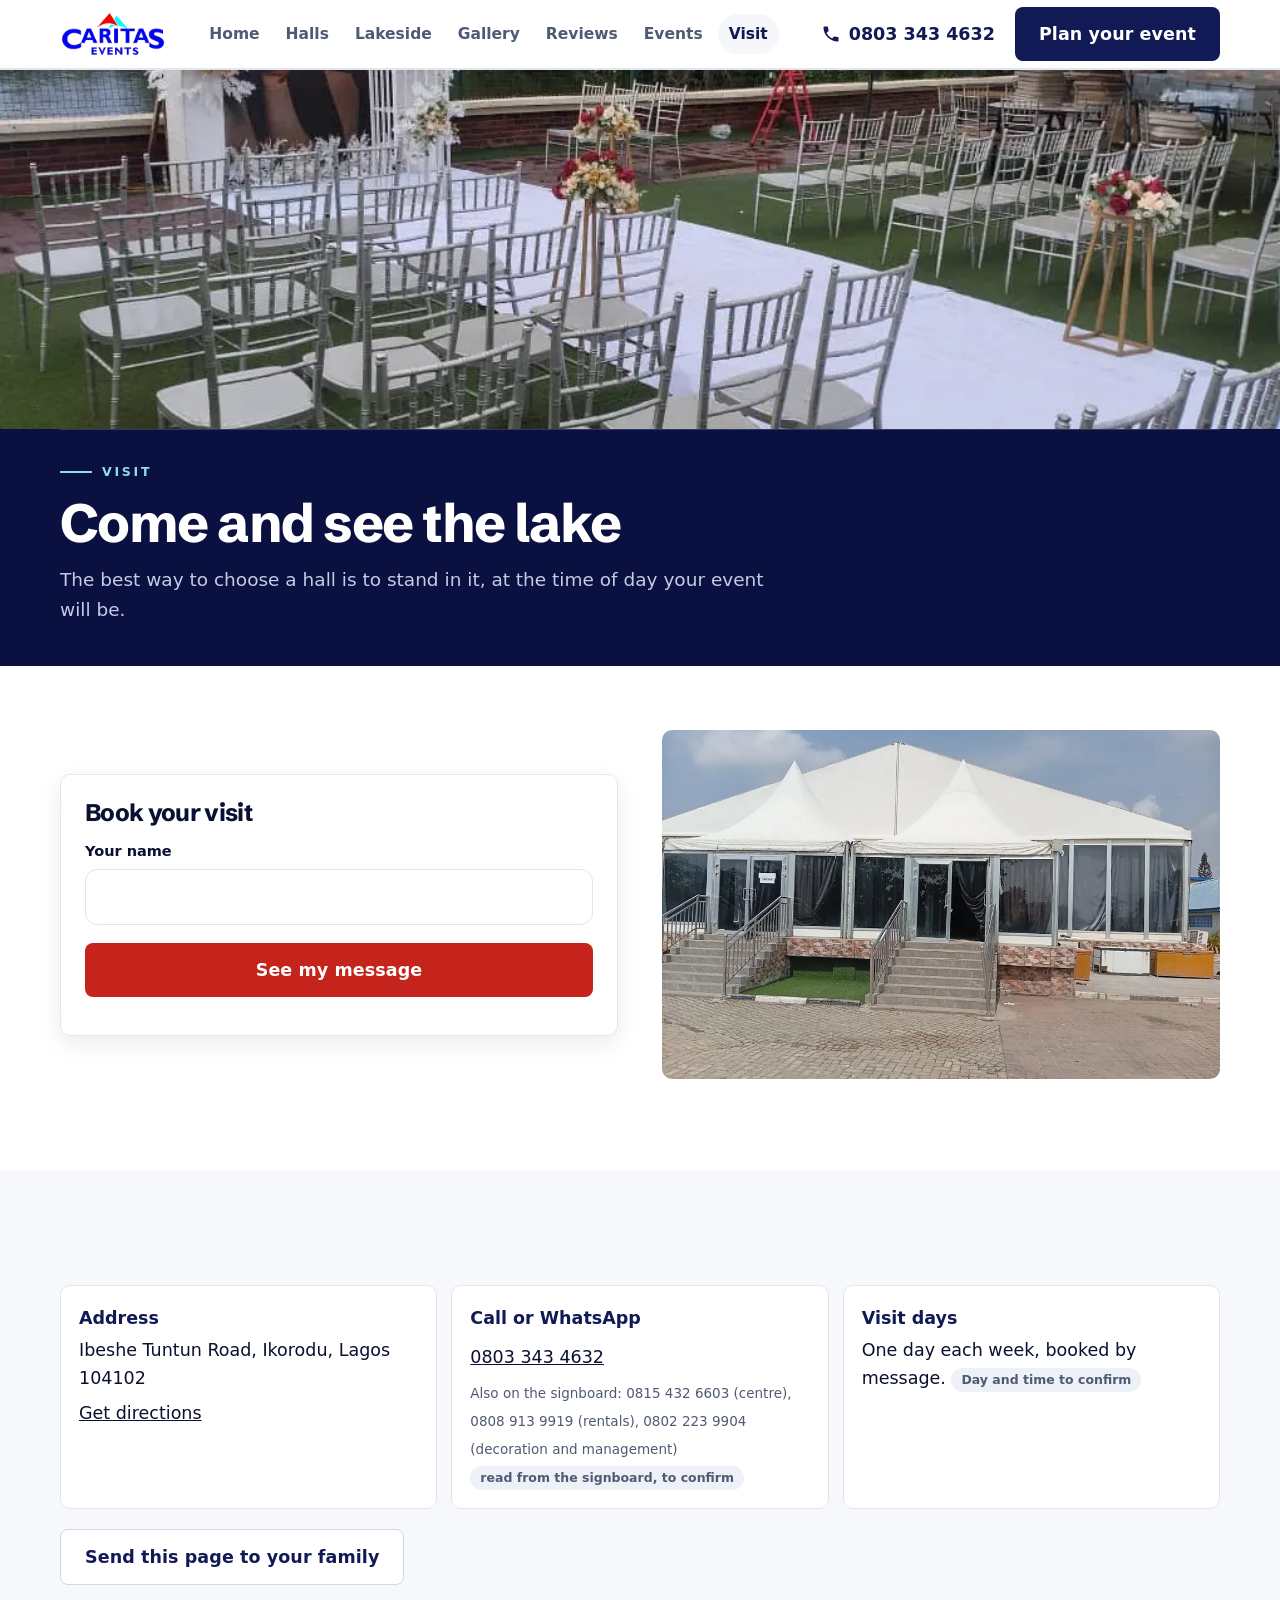
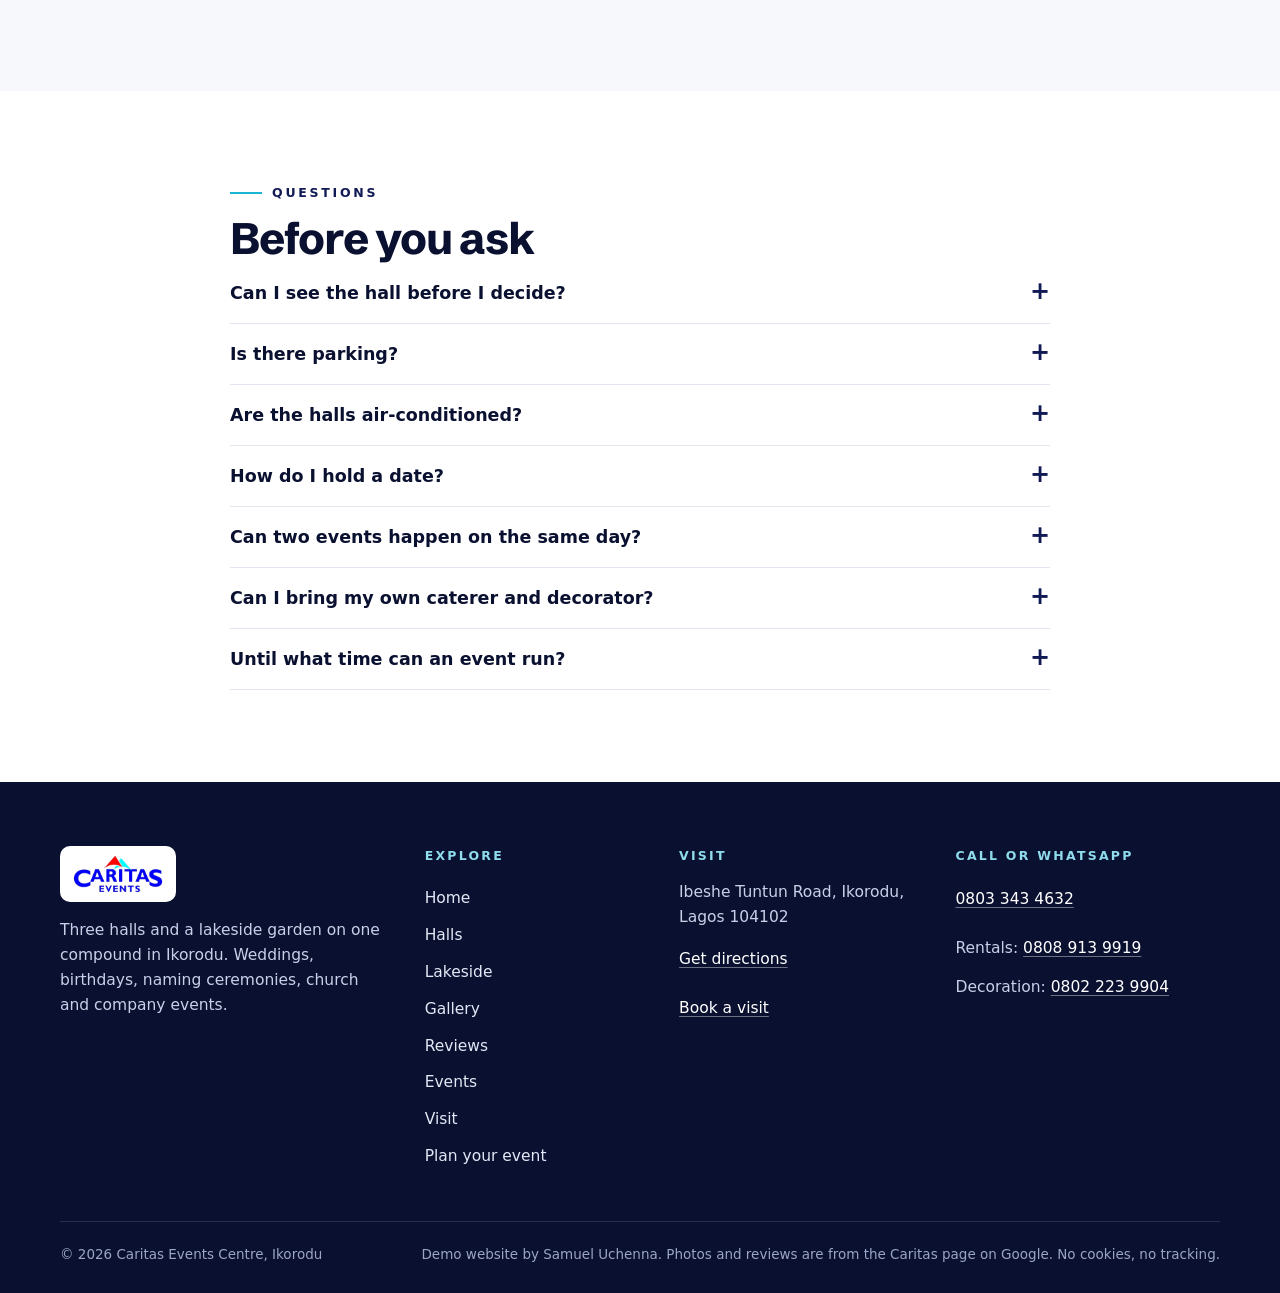
<file: premium/visit.html>
<!doctype html><html lang="en"><head><meta charset="utf-8"><meta name="viewport" content="width=device-width, initial-scale=1"><meta name="robots" content="noindex, nofollow"><meta name="theme-color" content="#111a55"><title>Visit | Caritas Events Centre</title><meta name="description" content="Book a visit, get directions and the phone number for Caritas Events Centre, Ikorodu."><link rel="icon" type="image/png" href="../assets/img/favicon.png"><link rel="preload" as="image" href="../assets/img/lakeside-ceremony-garden-960.webp" imagesrcset="../assets/img/lakeside-ceremony-garden-480.webp 480w, ../assets/img/lakeside-ceremony-garden-960.webp 960w, ../assets/img/lakeside-ceremony-garden-1020.webp 1020w" imagesizes="100vw" fetchpriority="high"><link rel="preload" as="font" type="font/woff2" href="../assets/fonts/schibsted-grotesk.woff2" crossorigin><script>document.documentElement.className+=" js"</script><link rel="stylesheet" href="../assets/site.css"></head><body class="pro"><a class="skip" href="#main">Skip to the content</a><header class="top"><div class="wrap"><a class="logo" href="index.html" aria-label="Caritas Events Centre home"><img src="../assets/img/logo.png" alt="Caritas Events Centre" width="106" height="46"></a><nav class="links" id="site-nav" aria-label="Main"><a href="index.html">Home</a><a href="halls.html">Halls</a><a href="lakeside.html">Lakeside</a><a href="gallery.html">Gallery</a><a href="reviews.html">Reviews</a><a href="events.html">Events</a><a href="visit.html" aria-current="page">Visit</a></nav><div class="hdr-right"><a class="ph-link hide-sm" href="tel:+2348033434632"><svg class="ico" viewBox="0 0 24 24" aria-hidden="true"><path d="M6.62 10.79a15.05 15.05 0 0 0 6.59 6.59l2.2-2.2a1 1 0 0 1 1.01-.24c1.12.37 2.33.57 3.58.57a1 1 0 0 1 1 1V20a1 1 0 0 1-1 1A17 17 0 0 1 3 4a1 1 0 0 1 1-1h3.5a1 1 0 0 1 1 1c0 1.25.2 2.46.57 3.58a1 1 0 0 1-.25 1.01l-2.2 2.2z"/></svg>0803 343 4632</a><a class="btn btn-coral hide-sm" href="plan.html">Plan your event</a><button class="btn btn-line menu-btn" aria-label="Menu" aria-controls="site-nav">Menu</button></div></div></header><main id="main"><section class="phead" style="padding:0"><div class="ph-photo"><img src="../assets/img/lakeside-ceremony-garden-960.webp" srcset="../assets/img/lakeside-ceremony-garden-480.webp 480w, ../assets/img/lakeside-ceremony-garden-960.webp 960w, ../assets/img/lakeside-ceremony-garden-1020.webp 1020w" sizes="100vw" width="1020" height="768" alt="The lakeside garden, set for a ceremony, with the water behind" fetchpriority="high" decoding="async"></div><div class="wrap phead-in"><div class="eyebrow">Visit</div><h1>Come and see the lake</h1><p class="lead">The best way to choose a hall is to stand in it, at the time of day your event will be.</p></div></section><section style="padding-top:10px"><div class="wrap split"><div class="wbox"><h2 style="font-size:24px">Book your visit</h2><form id="f-visit"><label for="v-name">Your name</label><input id="v-name" required autocomplete="name"><p style="margin-top:18px"><button class="btn btn-coral" type="submit" style="width:100%">See my message</button></p></form><div id="v-out" style="display:none"><div class="preview" id="v-msg"></div><p><a class="btn btn-coral" style="width:100%" id="v-wa" target="_blank" rel="noopener">Open WhatsApp and send</a></p><p class="note">Nothing is sent until you press send inside WhatsApp.</p></div></div><div class="photo wide reveal"><img src="../assets/img/exterior-main-hall-960.webp" srcset="../assets/img/exterior-main-hall-480.webp 480w, ../assets/img/exterior-main-hall-960.webp 960w, ../assets/img/exterior-main-hall-1400.webp 1400w" sizes="(max-width:900px) 100vw, 560px" width="1400" height="1054" alt="The main marquee hall, seen from the forecourt" loading="lazy" decoding="async"></div></div></section><section class="mist"><div class="wrap"><div class="cards"><div class="card"><b>Address</b>Ibeshe Tuntun Road, Ikorodu, Lagos 104102<br><a href="https://www.google.com/maps/search/?api=1&query=6.5848341,3.4921721" target="_blank" rel="noopener">Get directions</a></div><div class="card"><b>Call or WhatsApp</b><a href="tel:+2348033434632">0803 343 4632</a><br><span class="note">Also on the signboard: 0815 432 6603 (centre), 0808 913 9919 (rentals), 0802 223 9904 (decoration and management) <span class="tbc">read from the signboard, to confirm</span></span></div><div class="card"><b>Visit days</b>One day each week, booked by message. <span class="tbc">Day and time to confirm</span></div></div><p style="margin-top:20px"><a class="btn btn-line" href="#" data-share>Send this page to your family</a></p></div></section><section><div class="wrap" style="max-width:820px"><div class="eyebrow">Questions</div><h2>Before you ask</h2><details><summary>Can I see the hall before I decide?</summary><p>Yes. Book a visit and see it at the time of day your event will be.</p></details><details><summary>Is there parking?</summary><p>Yes, on the compound, with nearby space for larger events. <span class="tbc">Number of spaces to confirm</span></p></details><details><summary>Are the halls air-conditioned?</summary><p>Guests describe the halls as air-conditioned. We confirm the set-up for your hall and your date. <span class="tbc">To confirm</span></p></details><details><summary>How do I hold a date?</summary><p>You see the hall first, then a deposit holds the date. The amount and the rules are shown before you pay. <span class="tbc">Rules to confirm</span></p></details><details><summary>Can two events happen on the same day?</summary><p>Yes. The halls are separate, so up to three events can run at the same time.</p></details><details><summary>Can I bring my own caterer and decorator?</summary><p><span class="tbc">To confirm with Caritas</span></p></details><details><summary>Until what time can an event run?</summary><p><span class="tbc">To confirm with Caritas</span></p></details></div></section></main><footer class="dark pfoot"><div class="wrap"><div class="pf-cols"><div><a class="pf-logo" href="index.html" aria-label="Caritas Events Centre home"><img src="../assets/img/logo.png" alt="Caritas Events Centre" width="106" height="46"></a><p>Three halls and a lakeside garden on one compound in Ikorodu. Weddings, birthdays, naming ceremonies, church and company events.</p></div><div><b>Explore</b><nav class="pf-links" aria-label="Footer"><a href="index.html">Home</a><a href="halls.html">Halls</a><a href="lakeside.html">Lakeside</a><a href="gallery.html">Gallery</a><a href="reviews.html">Reviews</a><a href="events.html">Events</a><a href="visit.html">Visit</a><a href="plan.html">Plan your event</a></nav></div><div><b>Visit</b><p>Ibeshe Tuntun Road, Ikorodu, Lagos 104102</p><p><a href="https://www.google.com/maps/search/?api=1&query=6.5848341,3.4921721" target="_blank" rel="noopener">Get directions</a></p><p><a href="visit.html">Book a visit</a></p></div><div><b>Call or WhatsApp</b><p><a href="tel:+2348033434632">0803 343 4632</a></p><p>Rentals: <a href="tel:+2348089139919">0808 913 9919</a><br>Decoration: <a href="tel:+2348022239904">0802 223 9904</a></p></div></div><div class="pf-legal"><span>&copy; 2026 Caritas Events Centre, Ikorodu</span><span>Demo website by Samuel Uchenna. Photos and reviews are from the Caritas page on Google. No cookies, no tracking.</span></div></div></footer><div class="bar"><a class="btn call" href="tel:+2348033434632" aria-label="Call Caritas on 0803 343 4632"><svg class="ico ring" viewBox="0 0 24 24" aria-hidden="true"><path d="M6.62 10.79a15.05 15.05 0 0 0 6.59 6.59l2.2-2.2a1 1 0 0 1 1.01-.24c1.12.37 2.33.57 3.58.57a1 1 0 0 1 1 1V20a1 1 0 0 1-1 1A17 17 0 0 1 3 4a1 1 0 0 1 1-1h3.5a1 1 0 0 1 1 1c0 1.25.2 2.46.57 3.58a1 1 0 0 1-.25 1.01l-2.2 2.2z"/></svg><span>Call the team<small>0803 343 4632</small></span></a><a class="btn btn-coral" href="plan.html">Plan your event</a></div>
<div class="modal" id="m-date" role="dialog" aria-modal="true" aria-labelledby="t-date">
  <div class="sheet">
    <button class="x" data-close aria-label="Close">&times;</button>
    <h3 id="t-date">Check your date</h3>
    <p class="note">Four details. It opens WhatsApp with your message ready to send. We reply with the answer.</p>
    <form id="f-date">
      <div class="row2"><div><label for="d-date">Date</label><input id="d-date" type="date" required></div>
      <div><label for="d-guests">Guests</label><input id="d-guests" type="number" min="10" max="500" inputmode="numeric" placeholder="e.g. 200" required></div></div>
      <label for="d-type">Type of event</label>
      <select id="d-type"><option>Wedding</option><option>Birthday</option><option>Naming ceremony</option><option>Anniversary</option><option>Church or community programme</option><option>Company event</option><option>Other</option></select>
      <label for="d-name">Your name</label><input id="d-name" autocomplete="name" required>
      <p style="margin-top:18px"><button class="btn btn-coral" style="width:100%" type="submit">See my message</button></p>
    </form>
    <div class="out" style="display:none">
      <div class="preview" id="d-msg"></div>
      <p><a class="btn btn-coral" style="width:100%" id="d-wa" target="_blank" rel="noopener">Open WhatsApp and send</a></p>
      <p class="note">Nothing is sent until you press send inside WhatsApp.</p>
    </div>
  </div>
</div><script src="../assets/site.js"></script></body></html>
</file>
<file: assets/site.css>
/* Caritas Events Centre demo: shared styles. Brand colours from the real logo: royal blue, red, cyan. */
:root{
  --navy:#1a24c9; --navy-d:#10179a; --coral:#d9261c; --coral-d:#b31c14; --cyan:#19b7d4; --gold:#9a5b00;
  --ink:#0f1840; --muted:#4f5b75; --line:#dde3ee; --mist:#f4f6fb; --white:#fff;
  --r:16px; --shadow:0 12px 34px rgba(22,34,74,.14);
}
*{box-sizing:border-box}
html{scroll-behavior:smooth;-webkit-text-size-adjust:100%;scroll-padding-top:84px}
@media (prefers-reduced-motion:reduce){html{scroll-behavior:auto}}
body{margin:0;font-family:"Segoe UI",system-ui,-apple-system,Arial,sans-serif;color:var(--ink);background:#fff;line-height:1.6;font-size:17px}
img{max-width:100%;height:auto;display:block}
a{color:inherit}
:focus-visible{outline:3px solid var(--cyan);outline-offset:2px;border-radius:6px}
.wrap{width:min(1160px,100% - 32px);margin-inline:auto}
h1,h2,h3{line-height:1.14;margin:0;letter-spacing:-.015em}
h2{font-size:clamp(27px,4vw,42px)}
h3{font-size:21px}
p{margin:0 0 14px}
section{padding:68px 0}
.eyebrow{font-size:13px;letter-spacing:.16em;text-transform:uppercase;color:var(--coral-d);font-weight:700;margin-bottom:10px}
.lead{color:var(--muted);font-size:18.5px;max-width:60ch}
.center{text-align:center}.center .lead{margin-inline:auto}
.skip{position:absolute;left:-999px;top:8px;background:#fff;color:var(--navy);padding:10px 14px;border-radius:8px;z-index:100}
.skip:focus{left:8px}

/* header */
header.top{position:sticky;top:0;z-index:50;background:rgba(255,255,255,.97);border-bottom:1px solid var(--line)}
.top .wrap{display:flex;align-items:center;justify-content:space-between;gap:14px;min-height:68px}
.logo{display:flex;align-items:center;text-decoration:none}
.logo img{height:46px;width:auto;flex:none;max-width:none}
nav.links{display:flex;gap:4px;font-size:15.5px;align-items:center}
nav.links a{text-decoration:none;color:var(--muted);padding:8px 11px;border-radius:999px;font-weight:600}
nav.links a:hover,nav.links a[aria-current]{color:var(--navy);background:var(--mist)}
.hdr-right{display:flex;gap:10px;align-items:center}
.ph-link{display:inline-flex;gap:8px;align-items:center;text-decoration:none;font-weight:700;color:var(--navy);padding:8px 10px;border-radius:999px}
.ph-link:hover{background:var(--mist)}
.ico{width:20px;height:20px;flex:none;fill:currentColor}
.btn{display:inline-flex;align-items:center;justify-content:center;gap:8px;border:0;cursor:pointer;font:inherit;font-weight:700;border-radius:999px;padding:13px 24px;text-decoration:none;min-height:48px;transition:transform .15s,background .15s}
.btn:hover{transform:translateY(-1px)}
.btn-coral{background:var(--coral);color:#fff}.btn-coral:hover{background:var(--coral-d)}
.btn-navy{background:var(--navy);color:#fff}.btn-navy:hover{background:var(--navy-d)}
.btn-line{background:#fff;color:var(--navy);border:1.6px solid var(--line)}.btn-line:hover{border-color:var(--navy)}
.btn-sm{padding:9px 16px;min-height:40px;font-size:15px}
.menu-btn{display:none}
@media(max-width:1020px){
  nav.links{display:none;position:absolute;top:68px;left:0;right:0;background:#fff;border-bottom:1px solid var(--line);flex-direction:column;align-items:stretch;padding:10px 16px 16px;box-shadow:var(--shadow)}
  nav.links.open{display:flex}
  .menu-btn{display:inline-flex}
  .top .hide-sm{display:none}
}

/* hero: the photo is left clean; a slim panel sits under it with only a small overlap */
.hero{position:relative;background:var(--navy-d)}
.slides{position:relative;height:min(66vh,600px);min-height:360px;overflow:hidden}
.slide{position:absolute;inset:0;opacity:0;transition:opacity 1.1s ease}
.slide.on{opacity:1}
.slide img{width:100%;height:100%;object-fit:cover}
.tag{position:absolute;right:16px;top:16px;background:#fff;color:var(--navy);font-weight:700;font-size:14px;padding:9px 14px;border-radius:999px;box-shadow:var(--shadow);text-decoration:none;display:inline-flex;gap:8px;align-items:center}
.tag::before{content:"";width:9px;height:9px;border-radius:50%;background:var(--coral)}
.dots{position:absolute;right:16px;bottom:58px;display:flex;gap:8px;z-index:3}
.dots button{width:14px;height:14px;border-radius:50%;border:2px solid #fff;background:rgba(0,0,0,.25);padding:0;cursor:pointer}
.dots button.on{background:#fff}
.panel{position:relative;z-index:2;width:min(1160px,100% - 32px);margin:-44px auto 0;background:#fff;border-radius:var(--r);box-shadow:var(--shadow);padding:20px 26px;display:grid;grid-template-columns:minmax(0,1fr) auto;gap:18px 26px;align-items:center}
.panel h1{font-size:clamp(24px,2.9vw,36px);color:var(--navy)}
.panel p{color:var(--muted);font-size:17px;margin:8px 0 0;max-width:62ch}
.panel .cta{display:flex;flex-wrap:wrap;gap:10px;justify-content:flex-end}
@media(max-width:900px){.panel{grid-template-columns:1fr;margin-top:-30px;padding:18px}.panel .cta{justify-content:flex-start}.dots{bottom:44px}}
.proof{display:flex;flex-wrap:wrap;gap:10px 30px;justify-content:center;padding:30px 0 0;color:var(--navy);font-weight:700}
.proof span{display:flex;gap:8px;align-items:center}

/* blocks */
.split{display:grid;grid-template-columns:1fr 1fr;gap:44px;align-items:center}
@media(max-width:900px){.split{grid-template-columns:1fr;gap:26px}}
.split.flip>:first-child{order:2}
@media(max-width:900px){.split.flip>:first-child{order:0}}
.photo{border-radius:var(--r);overflow:hidden;box-shadow:var(--shadow);background:var(--mist)}
.photo img{width:100%;height:100%;object-fit:cover}
.photo.tall img{aspect-ratio:4/5}.photo.wide img{aspect-ratio:16/10}
.halls{display:grid;grid-template-columns:repeat(3,1fr);gap:18px;margin-top:28px}
@media(max-width:900px){.halls{grid-template-columns:1fr}}
.halls.two{grid-template-columns:1fr 1fr}
@media(max-width:900px){.halls.two{grid-template-columns:1fr}}
.hall{border:1px solid var(--line);border-radius:var(--r);padding:20px 22px;background:#fff;display:flex;flex-direction:column;gap:8px;box-shadow:0 6px 18px rgba(22,34,74,.08)}
.hall.compact{flex-direction:row;align-items:flex-start;gap:18px;flex-wrap:wrap}
.hall.compact .cap{font-size:46px}
.hall.compact .info{flex:1 1 220px}
.hall.compact h3{font-size:19px}
.hall.compact p{margin:2px 0 0;color:var(--muted);font-size:15.5px}
.cap{font-size:54px;font-weight:800;letter-spacing:-.04em;color:var(--navy);line-height:1}
.cap small{font-size:16px;font-weight:700;color:var(--muted);letter-spacing:0;margin-left:8px}
.hall ul{margin:0;padding-left:20px;color:var(--muted)}
.hall .btn{margin-top:auto;align-self:flex-start}
.feature{position:relative;overflow:hidden;border-radius:22px;margin-top:26px;box-shadow:var(--shadow)}
.feature img{width:100%;height:min(60vh,520px);object-fit:cover}
.feature .cap-card{position:absolute;left:18px;bottom:18px;background:#fff;border-radius:14px;padding:14px 18px;max-width:min(420px,calc(100% - 36px));box-shadow:var(--shadow)}
.feature .cap-card h3{color:var(--navy);margin-bottom:4px;font-size:19px}
.feature .cap-card p{margin:0;color:var(--muted);font-size:15.5px}
.strip{display:grid;grid-template-columns:repeat(3,1fr);gap:14px;margin-top:14px}
@media(max-width:700px){.strip{grid-template-columns:1fr}}
.strip .photo img{aspect-ratio:4/3}
.gal{display:grid;grid-template-columns:repeat(4,1fr);gap:12px;margin-top:22px}
@media(max-width:900px){.gal{grid-template-columns:repeat(2,1fr)}}
.gal button{border:0;padding:0;border-radius:12px;overflow:hidden;cursor:zoom-in;background:var(--mist);aspect-ratio:1/1;position:relative}
.gal img{width:100%;height:100%;object-fit:cover;transition:transform .5s}
.gal button:hover img{transform:scale(1.05)}
.gal .empty{grid-column:1/-1;background:var(--mist);border:1.6px dashed var(--line);border-radius:14px;padding:26px;text-align:center;color:var(--muted)}
.chips{display:flex;flex-wrap:wrap;gap:8px;margin-top:18px}
.chips button{border:1.6px solid var(--line);background:#fff;border-radius:999px;padding:9px 16px;font:inherit;font-weight:700;color:var(--muted);cursor:pointer;min-height:44px}
.chips button.on{background:var(--navy);border-color:var(--navy);color:#fff}
.band{background:var(--navy);color:#fff}
.band .eyebrow{color:#ffc3b6}.band .lead{color:#d6def2}
.steps{display:grid;grid-template-columns:repeat(4,1fr);gap:16px;margin-top:28px;counter-reset:s}
@media(max-width:900px){.steps{grid-template-columns:1fr 1fr}}@media(max-width:560px){.steps{grid-template-columns:1fr}}
.step{background:#fff;border:1px solid var(--line);border-radius:var(--r);padding:20px;color:var(--ink)}
.step::before{counter-increment:s;content:counter(s);display:grid;place-items:center;width:36px;height:36px;border-radius:50%;background:var(--coral);color:#fff;font-weight:800;margin-bottom:10px}
.step b{display:block;margin-bottom:4px}.step span{color:var(--muted);font-size:16px}
details{border-bottom:1px solid var(--line);padding:16px 0}
summary{cursor:pointer;font-weight:700;list-style:none}summary::-webkit-details-marker{display:none}
summary::after{content:"+";float:right;color:var(--coral-d);font-size:24px;line-height:1}
details[open] summary::after{content:"\2013"}
details p{margin:10px 0 0;color:var(--muted)}
.cards{display:grid;grid-template-columns:repeat(3,1fr);gap:14px;margin-top:22px}
@media(max-width:900px){.cards{grid-template-columns:1fr 1fr}}@media(max-width:560px){.cards{grid-template-columns:1fr}}
.card{background:#fff;border:1px solid var(--line);border-radius:var(--r);padding:18px}
.card b{display:block;margin-bottom:4px;color:var(--navy)}
.card q{display:block;color:var(--muted);font-size:15.5px;quotes:"\201C" "\201D"}
.card cite{display:block;font-size:13px;color:var(--muted);margin-top:6px;font-style:normal}
.mist{background:var(--mist)}
footer{padding:30px 0 26px;color:var(--muted);font-size:14.5px;border-top:1px solid var(--line)}
footer .wrap{display:flex;flex-wrap:wrap;gap:12px 28px;justify-content:space-between}
.note{font-size:13.5px;color:var(--muted)}
.tbc{display:inline-block;background:#eef1f7;color:var(--muted);font-size:12.5px;border-radius:999px;padding:2px 10px;font-weight:600}

/* reviews */
.sum-row{display:grid;grid-template-columns:auto 1fr;gap:26px;align-items:center;border:1px solid var(--line);border-radius:var(--r);padding:22px;background:#fff;margin-top:22px}
@media(max-width:700px){.sum-row{grid-template-columns:1fr}}
.sum-row .big{font-size:60px;font-weight:800;letter-spacing:-.04em;line-height:1;color:var(--navy)}
.bars{display:grid;gap:6px}
.bar-r{display:grid;grid-template-columns:34px 1fr 40px;gap:10px;align-items:center;font-size:14.5px;color:var(--muted)}
.bar-r i{display:block;height:9px;border-radius:99px;background:var(--mist);overflow:hidden}
.bar-r i b{display:block;height:100%;background:var(--gold);border-radius:99px}
.stars{color:var(--gold);letter-spacing:2px;font-size:17px}
.rv-wrap{position:relative;margin-top:24px}
.rv-track{display:flex;gap:16px;overflow-x:auto;scroll-snap-type:x mandatory;padding:6px 2px 18px;scrollbar-width:thin}
.rv{flex:0 0 min(360px,86%);scroll-snap-align:start;border:1px solid var(--line);border-radius:var(--r);background:#fff;padding:20px;display:flex;flex-direction:column;gap:10px;box-shadow:0 6px 18px rgba(22,34,74,.07)}
.rv-grid{display:grid;grid-template-columns:repeat(3,1fr);gap:16px;margin-top:22px}
@media(max-width:900px){.rv-grid{grid-template-columns:1fr 1fr}}@media(max-width:600px){.rv-grid{grid-template-columns:1fr}}
.rv-grid .rv{flex:none}
.rv .who{display:flex;gap:12px;align-items:center}
.av{width:48px;height:48px;border-radius:50%;display:grid;place-items:center;color:#fff;font-weight:800;flex:none;position:relative;overflow:hidden}
.av i{font-style:normal}
.av img{position:absolute;inset:0;width:100%;height:100%;object-fit:cover;border-radius:50%}
.rv-ph{display:flex;gap:8px;flex-wrap:wrap}
.rv-ph button{border:0;padding:0;width:84px;height:84px;border-radius:10px;overflow:hidden;cursor:zoom-in;background:var(--mist)}
.rv-ph img{width:100%;height:100%;object-fit:cover}
.faces{display:grid;grid-template-columns:repeat(6,1fr);gap:10px;margin-top:22px}
@media(max-width:900px){.faces{grid-template-columns:repeat(3,1fr)}}
.faces button{position:relative;border:0;padding:0;border-radius:12px;overflow:hidden;aspect-ratio:3/4;cursor:zoom-in;background:var(--mist)}
.faces img{width:100%;height:100%;object-fit:cover;transition:transform .5s}
.faces button:hover img{transform:scale(1.05)}
.faces span{position:absolute;left:0;right:0;bottom:0;padding:22px 8px 7px;background:linear-gradient(transparent,rgba(10,16,36,.8));color:#fff;font-size:12.5px;font-weight:600;text-align:left;line-height:1.25}
.rv .nm{font-weight:700;line-height:1.2}
.rv .mt{font-size:13px;color:var(--muted)}
.rv q{quotes:none;color:var(--ink);font-size:16.5px;line-height:1.55}
.rv .src{margin-top:auto;font-size:13px;color:var(--muted)}
.car-btns{display:flex;gap:8px;margin-top:6px}
.car-btns button{width:46px;height:46px;border-radius:50%;border:1.6px solid var(--line);background:#fff;cursor:pointer;font-size:20px;color:var(--navy)}
.car-btns button:hover{border-color:var(--navy)}
.quote-hero{border-left:5px solid var(--coral);padding:6px 0 6px 22px;margin:26px 0 0;max-width:62ch}
.quote-hero q{quotes:none;font-size:clamp(20px,2.4vw,26px);line-height:1.4;color:var(--navy);font-weight:600}
.quote-hero cite{display:block;margin-top:10px;font-style:normal;color:var(--muted);font-size:15px}

/* hall tabs */
.tabs{display:flex;gap:8px;flex-wrap:wrap;margin-top:18px}
.tabs button{border:1.6px solid var(--line);background:#fff;border-radius:12px;padding:10px 14px;font:inherit;font-weight:700;color:var(--muted);cursor:pointer;min-height:44px}
.tabs button.on{background:var(--navy);border-color:var(--navy);color:#fff}
.tabpane[hidden]{display:none}

/* mobile bar + modal */
.bar{position:fixed;left:0;right:0;bottom:0;z-index:45;display:none;gap:10px;padding:10px 12px calc(10px + env(safe-area-inset-bottom));background:rgba(255,255,255,.98);border-top:1px solid var(--line);box-shadow:0 -6px 20px rgba(22,34,74,.1)}
.bar .btn{flex:1;padding:10px 8px;line-height:1.15}
.bar .call{flex:1.15;background:var(--navy);color:#fff;flex-direction:row;gap:10px;text-align:left}
.bar .call small{display:block;font-weight:600;font-size:12px;opacity:.9}
.ring{animation:ring 2.8s ease-in-out infinite;transform-origin:50% 60%}
@keyframes ring{0%,60%,100%{transform:rotate(0)}5%{transform:rotate(-16deg)}10%{transform:rotate(14deg)}15%{transform:rotate(-12deg)}20%{transform:rotate(10deg)}25%{transform:rotate(0)}}
@media (prefers-reduced-motion:reduce){.ring{animation:none}}
@media(max-width:760px){.bar{display:flex}body{padding-bottom:80px}}
.modal{position:fixed;inset:0;z-index:70;display:none;align-items:center;justify-content:center;background:rgba(15,24,64,.62);padding:16px}
.modal.on{display:flex}
.sheet{background:#fff;border-radius:20px;width:min(520px,100%);max-height:92vh;overflow:auto;padding:24px;box-shadow:var(--shadow)}
.x{float:right;border:0;background:var(--mist);width:42px;height:42px;border-radius:50%;cursor:pointer;font-size:22px}
label{display:block;font-weight:700;font-size:14.5px;margin:14px 0 5px}
input,select{width:100%;font:inherit;padding:13px;border:1.6px solid var(--line);border-radius:12px;background:#fff}
input:focus,select:focus{outline:2px solid var(--navy);border-color:var(--navy)}
.row2{display:grid;grid-template-columns:1fr 1fr;gap:12px}
.preview{background:var(--mist);border-left:4px solid var(--coral);padding:14px 16px;border-radius:10px;margin:14px 0;white-space:pre-wrap}
.err{color:var(--coral-d);font-weight:700;margin:10px 0 0;min-height:1.4em}
.lightbox{position:fixed;inset:0;z-index:80;background:rgba(10,16,36,.95);display:none;align-items:center;justify-content:center;padding:20px}
.lightbox.on{display:flex}
.lightbox img{max-height:84vh;max-width:94vw;border-radius:10px;width:auto;height:auto}
.lightbox button{position:absolute;border:0;background:#fff;width:46px;height:46px;border-radius:50%;font-size:22px;cursor:pointer}
.lightbox .lb-x{top:14px;right:16px}.lightbox .lb-p{left:12px;top:50%}.lightbox .lb-n{right:12px;top:50%}
.lightbox .cap2{position:absolute;bottom:16px;left:0;right:0;text-align:center;color:#e3e9f8;font-size:15px;padding:0 70px}

/* premium: plan wizard */
.wiz{display:grid;grid-template-columns:1.4fr 1fr;gap:30px;align-items:start}
@media(max-width:900px){.wiz{grid-template-columns:1fr}}
.wbox{border:1px solid var(--line);border-radius:var(--r);padding:24px;background:#fff;box-shadow:var(--shadow)}
.prog{display:flex;gap:6px;margin-bottom:18px}
.prog i{flex:1;height:6px;border-radius:99px;background:var(--line)}.prog i.on{background:var(--coral)}
.opts{display:grid;grid-template-columns:repeat(3,1fr);gap:10px}
@media(max-width:560px){.opts{grid-template-columns:1fr}}
.opt{border:1.6px solid var(--line);border-radius:14px;padding:14px;cursor:pointer;background:#fff;font:inherit;text-align:left}
.opt b{display:block;color:var(--navy)}.opt span{color:var(--muted);font-size:15px}
.opt.sel{border-color:var(--coral);background:#fff5f2}
.cal{display:grid;grid-template-columns:repeat(7,1fr);gap:5px;margin:10px 0}
.cal>*{text-align:center;padding:10px 0;border-radius:10px;font-size:15px;background:var(--mist);border:0;font-family:inherit}
.cal .h{background:none;font-weight:700;color:var(--muted);font-size:12.5px;padding:4px 0}
.cal .b{background:#e3e8f1;color:#566079;text-decoration:line-through}
.cal .f{cursor:pointer;background:#e9eefb;color:var(--navy);font-weight:700;min-height:44px}
.cal .sel{background:var(--coral);color:#fff}
.sum{position:sticky;top:90px;background:var(--mist);border-radius:var(--r);padding:22px}
.sum dl{margin:0}.sum dt{font-size:13px;color:var(--muted);font-weight:700;text-transform:uppercase;letter-spacing:.08em;margin-top:12px}
.sum dd{margin:2px 0 0;font-weight:700;color:var(--navy)}

/* reveal only hides things when JavaScript is running, so a page never goes blank */
.js .reveal{opacity:0;transform:translateY(14px);transition:opacity .6s ease,transform .6s ease}
.js .reveal.in{opacity:1;transform:none}
@media (prefers-reduced-motion:reduce){.slide{transition:none}.js .reveal{opacity:1;transform:none;transition:none}}

/* v5 additions */
.btn-text{background:none;color:var(--navy);padding:13px 10px;text-decoration:underline;text-underline-offset:4px;min-height:48px}
.btn-text:hover{color:var(--navy-d);transform:none}
.getthere{margin-top:22px;padding:16px 18px;border-left:4px solid var(--navy);background:var(--mist);border-radius:10px}
.getthere b{display:block;color:var(--navy);margin-bottom:4px}
.getthere p{margin:0 0 10px;color:var(--muted)}
.js .rv-grid.collapsed .rv:nth-child(n+7){display:none}

/* ===== premium feel (v6): calmer, more space, one style ===== */
:root{--ink:#0b1240;--navy-d:#0c1370;--shadow:0 10px 30px rgba(11,18,64,.10)}
body{font-size:17.5px}
section{padding:92px 0}
@media(max-width:700px){section{padding:64px 0}}
h2{font-size:clamp(28px,3.8vw,44px);letter-spacing:-.022em;font-weight:750}
.eyebrow{display:flex;align-items:center;gap:10px;letter-spacing:.2em}
.eyebrow::before{content:"";width:28px;height:2px;background:var(--coral)}
.band .eyebrow::before{background:#ffb4a3}
.btn{border-radius:12px;font-weight:700;letter-spacing:.005em}
.btn-line{border-color:#cfd7e8}
.btn-sm{border-radius:10px}
.top{box-shadow:0 1px 0 var(--line)}
.panel{border:1px solid rgba(11,18,64,.06);box-shadow:0 18px 40px rgba(11,18,64,.16)}
.panel h1{letter-spacing:-.025em}
.slide::after{content:"";position:absolute;inset:auto 0 0 0;height:38%;background:linear-gradient(transparent,rgba(11,18,64,.35));pointer-events:none}
.tag{border-radius:10px}
.stats{display:grid;grid-template-columns:repeat(4,1fr);margin-top:34px;border:1px solid var(--line);border-radius:14px;background:#fff;overflow:hidden}
.stats>div{padding:20px 18px;text-align:center;border-left:1px solid var(--line)}
.stats>div:first-child{border-left:0}
.stats b{display:block;font-size:34px;line-height:1.1;color:var(--navy);letter-spacing:-.03em}
.stats span{display:block;color:var(--muted);font-size:14.5px;margin-top:4px}
@media(max-width:700px){.stats{grid-template-columns:1fr 1fr}.stats>div:nth-child(3){border-left:0}.stats>div:nth-child(n+3){border-top:1px solid var(--line)}}
.proof{display:none}
.card,.hall,.step,.rv{box-shadow:none;border-color:#e3e8f2;border-radius:14px}
.card,.hall,.rv{transition:transform .2s,box-shadow .2s}
.card:hover,.hall:hover,.rv:hover{transform:translateY(-2px);box-shadow:0 12px 26px rgba(11,18,64,.09)}
.card .fi{display:grid;place-items:center;width:44px;height:44px;border-radius:12px;background:#eef1ff;color:var(--navy);margin-bottom:12px}
.card .fi svg{width:22px;height:22px}
.cap{letter-spacing:-.045em}
.feature,.photo{box-shadow:none;border-radius:16px}
.feature{border-radius:20px}
.mist{background:#f6f8fc}
.band{background:var(--navy-d)}
.quote-hero{border-left-color:var(--navy)}
.quote-hero q{font-weight:600}
.rv .av{box-shadow:0 0 0 2px #fff,0 0 0 3px #dfe5f2}
footer.dark{background:var(--ink);color:#c8d0e8;border-top:0;padding:56px 0 40px;font-size:15.5px}
footer.dark b{color:#fff;display:block;margin-bottom:8px;font-size:16px}
footer.dark p{margin:0 0 8px}
footer.dark a{color:#fff;text-decoration-color:rgba(255,255,255,.4);text-underline-offset:3px}
.fcols{display:grid;grid-template-columns:1.2fr 1fr 1.2fr;gap:30px}
@media(max-width:800px){.fcols{grid-template-columns:1fr}}

/* tap targets: keep the small dots, make the touch area large */
.dots button{position:relative}
.dots button::after{content:"";position:absolute;inset:-12px}
footer.dark a,.card a:not(.btn){display:inline-block;padding:7px 0}

/* ===== premium theme (v7, 16 Oct 2026): midnight base, one red action, hairlines, Schibsted Grotesk headings =====
   To go back: copy _theme-backups/site.css.v6-before-premium-theme over this file. */
@font-face{font-family:"Schibsted Grotesk";font-style:normal;font-weight:400 900;font-display:swap;src:url(fonts/schibsted-grotesk.woff2) format("woff2")}
:root{
  --navy:#111a55; --navy-d:#0a1040; --ink:#0a1030; --royal:#2437c8;
  --coral:#c4241b; --coral-d:#a21a12; --cyan:#19b7d4;
  --muted:#4f5a73; --line:#e1e6ef; --mist:#f5f7fb;
  --r:10px; --shadow:0 8px 24px rgba(10,16,48,.08);
  --display:"Schibsted Grotesk","Segoe UI",system-ui,-apple-system,Arial,sans-serif;
}
h1,h2,h3,.cap,.stats b,.sum-row .big{font-family:var(--display)}
h1,h2{font-weight:750;letter-spacing:-.028em}
h3{font-weight:700;letter-spacing:-.015em}
.stats b{font-weight:750;letter-spacing:-.03em}

/* hero: the photo stays clean; the text sits on a midnight strip under it, with a hairline above */
.hero{background:var(--navy-d)}
.panel{margin:0 auto;background:transparent;box-shadow:none;border:0;border-radius:0;border-top:1px solid rgba(255,255,255,.16);padding:34px 0 44px;color:#fff}
.panel h1{color:#fff;font-size:clamp(28px,3.4vw,46px);letter-spacing:-.03em}
.panel p{color:#c3cce6}
.panel .btn-line{background:transparent;color:#fff;border-color:rgba(255,255,255,.42)}
.panel .btn-line:hover{border-color:#fff;background:rgba(255,255,255,.08)}
.panel .btn-text{color:#fff}
.panel .btn-text:hover{color:#cfe1ff}
.dots{bottom:16px}
@media(max-width:900px){.panel{margin-top:0;padding:26px 0 34px}.dots{bottom:14px}}

/* one red action per screen: the header button goes midnight, red stays on the main action in the page */
.top .btn-coral{background:var(--navy)}
.top .btn-coral:hover{background:var(--navy-d)}
.btn,.btn-sm{border-radius:8px}

/* small labels: ink text and a cyan line instead of red */
.eyebrow{color:var(--navy);font-size:12.5px;letter-spacing:.22em}
.eyebrow::before{background:var(--cyan);width:32px}
.band .eyebrow{color:#8fdcec}
.band .eyebrow::before{background:#8fdcec}

/* hairlines, smaller radius, quiet shadows */
.card,.hall,.step,.rv,.sum-row,.wbox,.stats{border-radius:10px;border-color:var(--line)}
.hall{box-shadow:none}
.photo,.feature{border-radius:10px}
.feature{border-radius:12px}
.gal button,.faces button,.rv-ph button{border-radius:8px}
.card .fi{border-radius:10px;background:#eef1fa}
.card:hover,.hall:hover,.rv:hover{box-shadow:0 10px 22px rgba(10,16,48,.07)}

/* selected and active states use midnight, not red */
.step::before{background:var(--navy)}
.prog i.on{background:var(--navy)}
.opt.sel{border-color:var(--navy);background:#f0f3fb}
.cal .sel{background:var(--navy)}
.preview{border-left-color:var(--navy)}
summary::after{color:var(--navy)}
.quote-hero{border-left-color:var(--cyan)}

/* slower, quieter motion (no counters) */
.slide{transition:opacity 1.6s ease}
.js .reveal{transform:translateY(10px);transition:opacity .8s ease,transform .8s ease}
@media (prefers-reduced-motion:reduce){.slide{transition:none}.js .reveal{opacity:1;transform:none;transition:none}}

/* ===== premium pass (v8, 16 Oct 2026, evening): PREMIUM PAGES ONLY (body.pro). Essential is untouched.
   Photo page heads with the words on a midnight strip, the facts row on the hero strip, the halls as a ledger,
   a closing "come and see it" band and a fuller footer. To go back: _theme-backups/v7-before-premium-pass-16oct-evening/ */
.pro .hero .panel{padding-bottom:30px}
.pro .hero .stats{margin:0 0 44px;background:transparent;border-color:rgba(255,255,255,.16)}
.pro .hero .stats>div{border-color:rgba(255,255,255,.16);text-align:left;padding:18px 22px}
.pro .hero .stats b{color:#fff}
.pro .hero .stats span{color:#aeb9d8}
@media(max-width:900px){.pro .hero .stats{margin-bottom:34px}}

/* inner page heads: a clean photo band, then eyebrow, title and lead on midnight (same as the home hero) */
.pro .phead{background:var(--navy-d);color:#fff}
.pro .ph-photo{height:clamp(220px,40vh,420px);overflow:hidden;background:var(--navy-d)}
.pro .ph-photo img{width:100%;height:100%;object-fit:cover;object-position:center 55%}
.pro .phead-in{border-top:1px solid rgba(255,255,255,.16);padding:32px 0 42px}
.pro .phead-plain .phead-in{border-top:0;padding:46px 0}
.pro .phead h1{color:#fff;font-size:clamp(30px,4.2vw,54px);margin-top:2px}
.pro .phead .lead{color:#c3cce6;margin:12px 0 0}
.pro .phead .eyebrow{color:#8fdcec}
.pro .phead .eyebrow::before{background:#8fdcec}
.pro .phead+section{padding-top:64px!important}
@media(max-width:700px){.pro .phead+section{padding-top:44px!important}.pro .phead-in{padding:26px 0 32px}}

/* the halls on the home page: a ledger of three rows with hairlines, not three boxes */
.pro .ledger{grid-template-columns:1fr;gap:0;margin-top:30px;border-top:1px solid var(--line)}
.pro .ledger .hall{display:grid;grid-template-columns:minmax(170px,220px) minmax(0,1fr) auto;align-items:center;gap:8px 28px;border:0;border-bottom:1px solid var(--line);border-radius:0;background:transparent;padding:26px 6px;box-shadow:none}
.pro .ledger .hall:hover{transform:none;box-shadow:none;background:rgba(255,255,255,.75)}
.pro .ledger .cap{font-size:60px}
.pro .ledger h3{font-size:22px}
.pro .ledger .info p{font-size:16.5px;margin-top:4px}
.pro .ledger .btn{margin:0;align-self:center}
@media(max-width:700px){.pro .ledger .hall{grid-template-columns:1fr;gap:6px;padding:22px 2px}.pro .ledger .cap{font-size:48px}.pro .ledger .btn{justify-self:start;margin-top:8px}}

/* closing band on every page except Plan and Visit */
.pro .closing{border-top:1px solid var(--line);padding:76px 0;background:#fff}
.pro .closing-in{display:grid;grid-template-columns:minmax(0,1fr) auto;gap:22px 48px;align-items:end}
.pro .closing h2{font-size:clamp(28px,3.4vw,44px)}
.pro .closing .lead{margin:12px 0 0}
.pro .closing-acts{display:flex;flex-wrap:wrap;gap:10px}
.pro .closing-acts .ico{width:18px;height:18px}
@media(max-width:800px){.pro .closing-in{grid-template-columns:1fr;align-items:start}.pro .closing{padding:60px 0}}

/* fuller footer: logo, short description, explore links, visit, numbers, and a legal line */
.pro .pfoot{padding:64px 0 0}
.pro .pfoot .wrap{display:block}
.pro .pf-cols{display:grid;grid-template-columns:1.5fr 1fr 1.1fr 1.2fr;gap:34px}
.pro .pfoot b{font-size:12.5px;letter-spacing:.18em;text-transform:uppercase;color:#8fdcec;margin-bottom:14px}
.pro .pfoot p{margin:0 0 10px}
.pro .pf-logo{display:inline-flex;background:#fff;border-radius:10px;padding:8px 12px;margin-bottom:16px}
.pro .pf-logo img{height:40px;width:auto}
.pro .pf-links a{display:block;padding:6px 0;text-decoration:none;color:#e3e8f6}
.pro .pf-links a:hover{color:#fff;text-decoration:underline}
.pro .pf-legal{margin-top:46px;border-top:1px solid rgba(255,255,255,.12);padding:22px 0 28px;display:flex;flex-wrap:wrap;justify-content:space-between;gap:8px 30px;font-size:13.5px;color:#9aa6c6}
@media(max-width:900px){.pro .pf-cols{grid-template-columns:1fr 1fr}}
@media(max-width:560px){.pro .pf-cols{grid-template-columns:1fr}}

/* review bars in midnight; the stars stay gold */
.pro .bar-r i b{background:var(--navy)}

/* ===== size pass (17 Oct 2026): nothing too big on the screen (Essential and Premium).
   Samuel: "big big cards, big big numbers, big big texts... the menu button is too big on mobile".
   Phone limits: header 60px, logo 38px tall, Menu button 40px tall, hero photo about half the screen so the headline
   and buttons show on the first screen, numbers 44px, no card taller than 60% of the screen.
   Desktop: numbers 52px, boxes under 75% of the screen. Checked by size_check.js. Backup: _theme-backups/v8-before-size-pass-17oct/ */
.menu-btn{min-height:40px;height:40px;padding:0 14px;font-size:15px;border-radius:8px;border-width:1px}
.sum-row .big{font-size:52px}
.cap{font-size:46px}
.pro .ledger .cap{font-size:52px}
.card .photo img{max-height:340px}
@media(max-width:1020px){nav.links{top:60px}}
@media(max-width:700px){
  .top .wrap{min-height:60px}
  .logo img{height:38px}
  .slides{height:min(46vh,380px);min-height:0}
  .panel h1{font-size:25px}
  .panel p{font-size:16px}
  .sum-row .big,.cap,.pro .ledger .cap{font-size:42px}
  .pro .ph-photo{height:clamp(170px,28vh,240px)}
  .pro .phead h1{font-size:29px}
  .rv{padding:16px}
  .rv q{font-size:15.5px;line-height:1.5}
  .rv-ph button{width:64px;height:64px}
  .card .photo img{max-height:260px}
  .opt{padding:10px 14px}
  .opt span{font-size:14px}
  .btn{padding-left:18px;padding-right:18px}
}
/* chooser page on phones: the page had 46px of side margin, so its buttons broke onto two or three lines */
@media(max-width:700px){body.chooser main{padding:24px 0!important}}
@media(max-width:700px){body.chooser .btn-line{font-size:15px}.opt b,.opt span{line-height:1.35}.opt span{display:block}}
</file>
